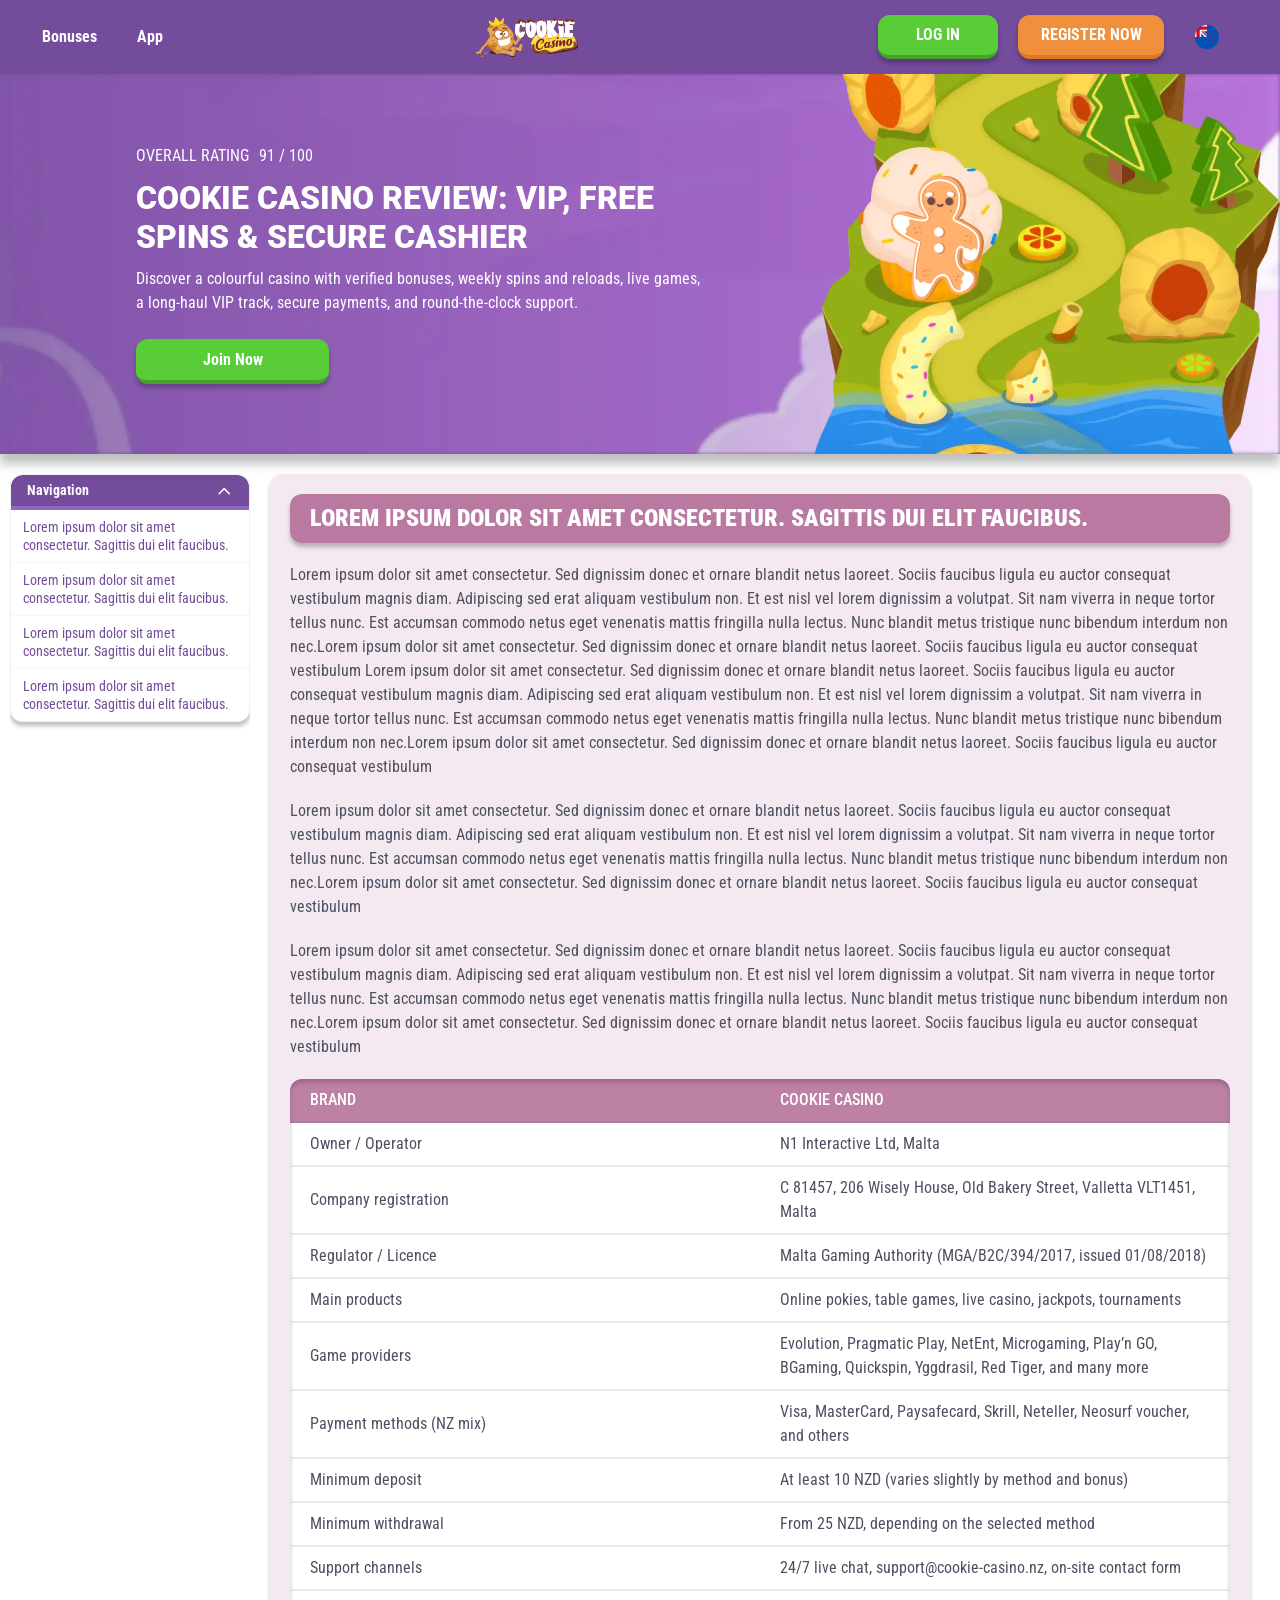
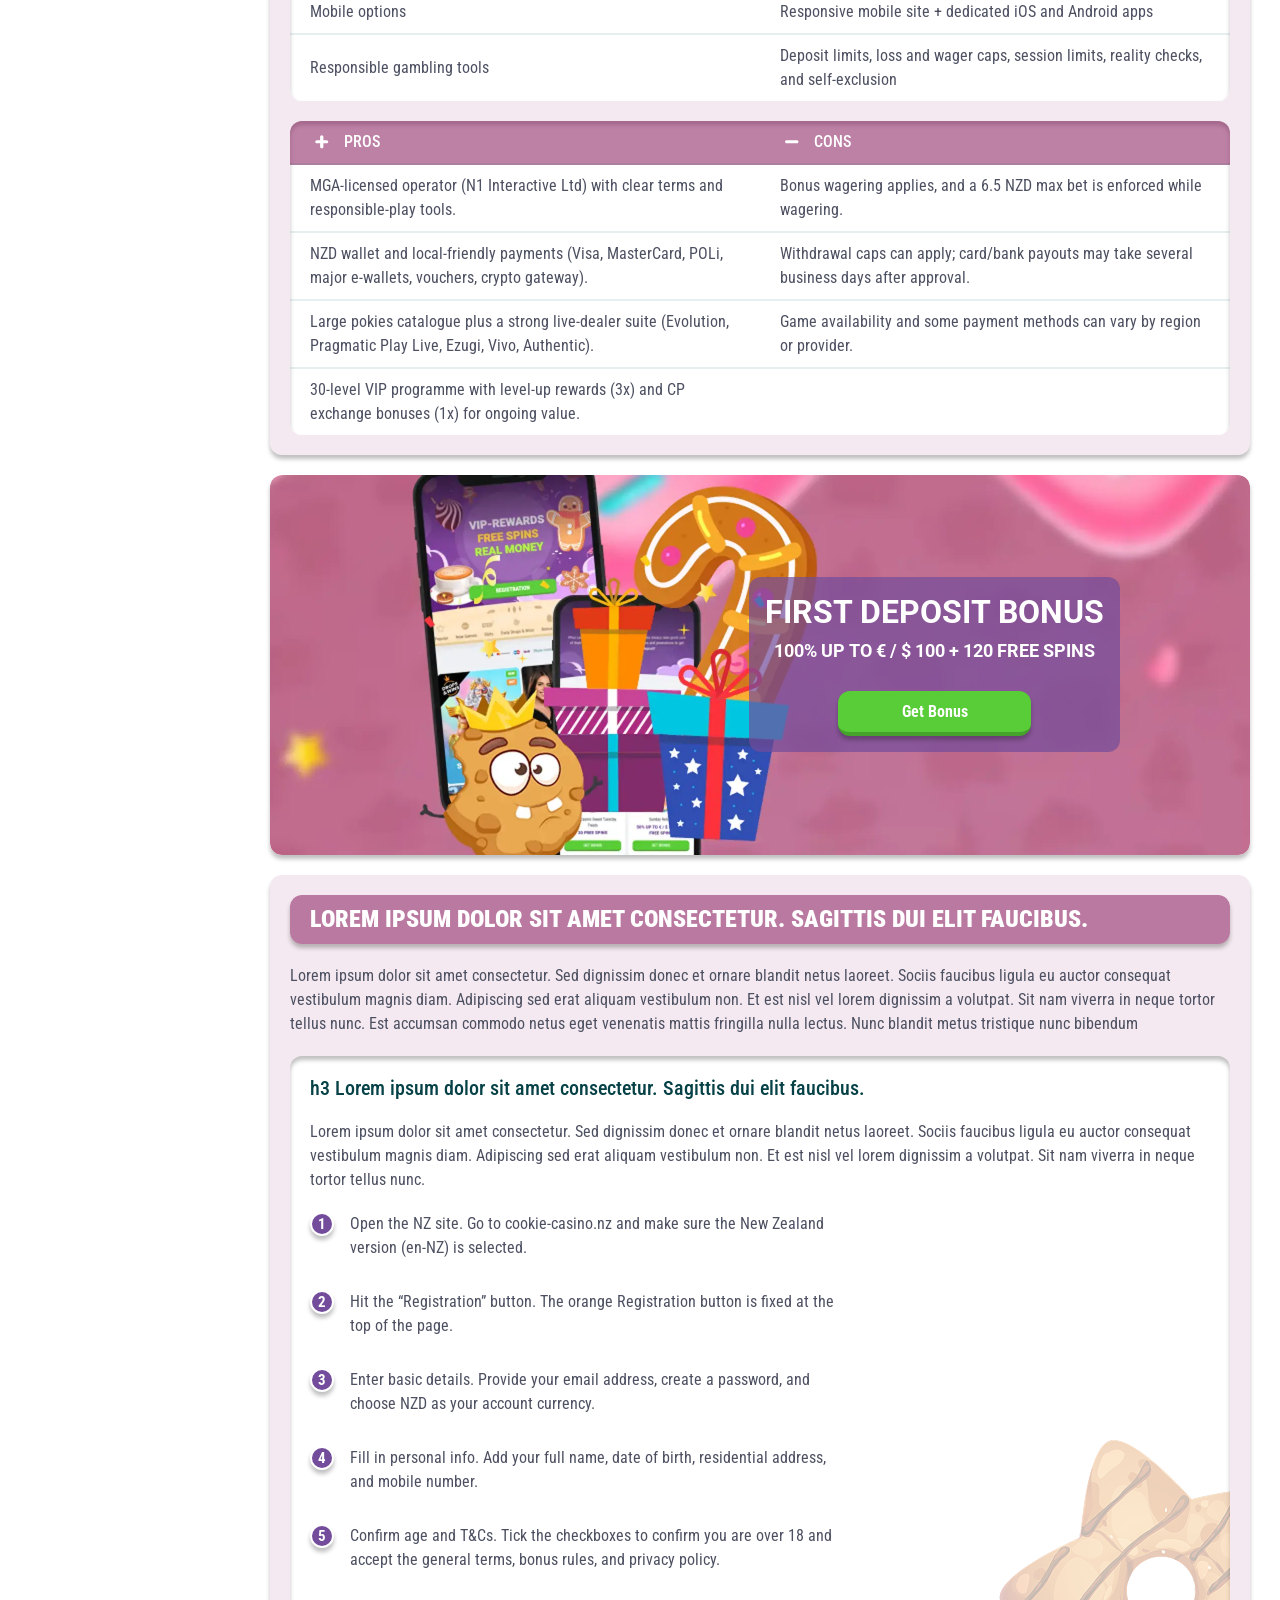
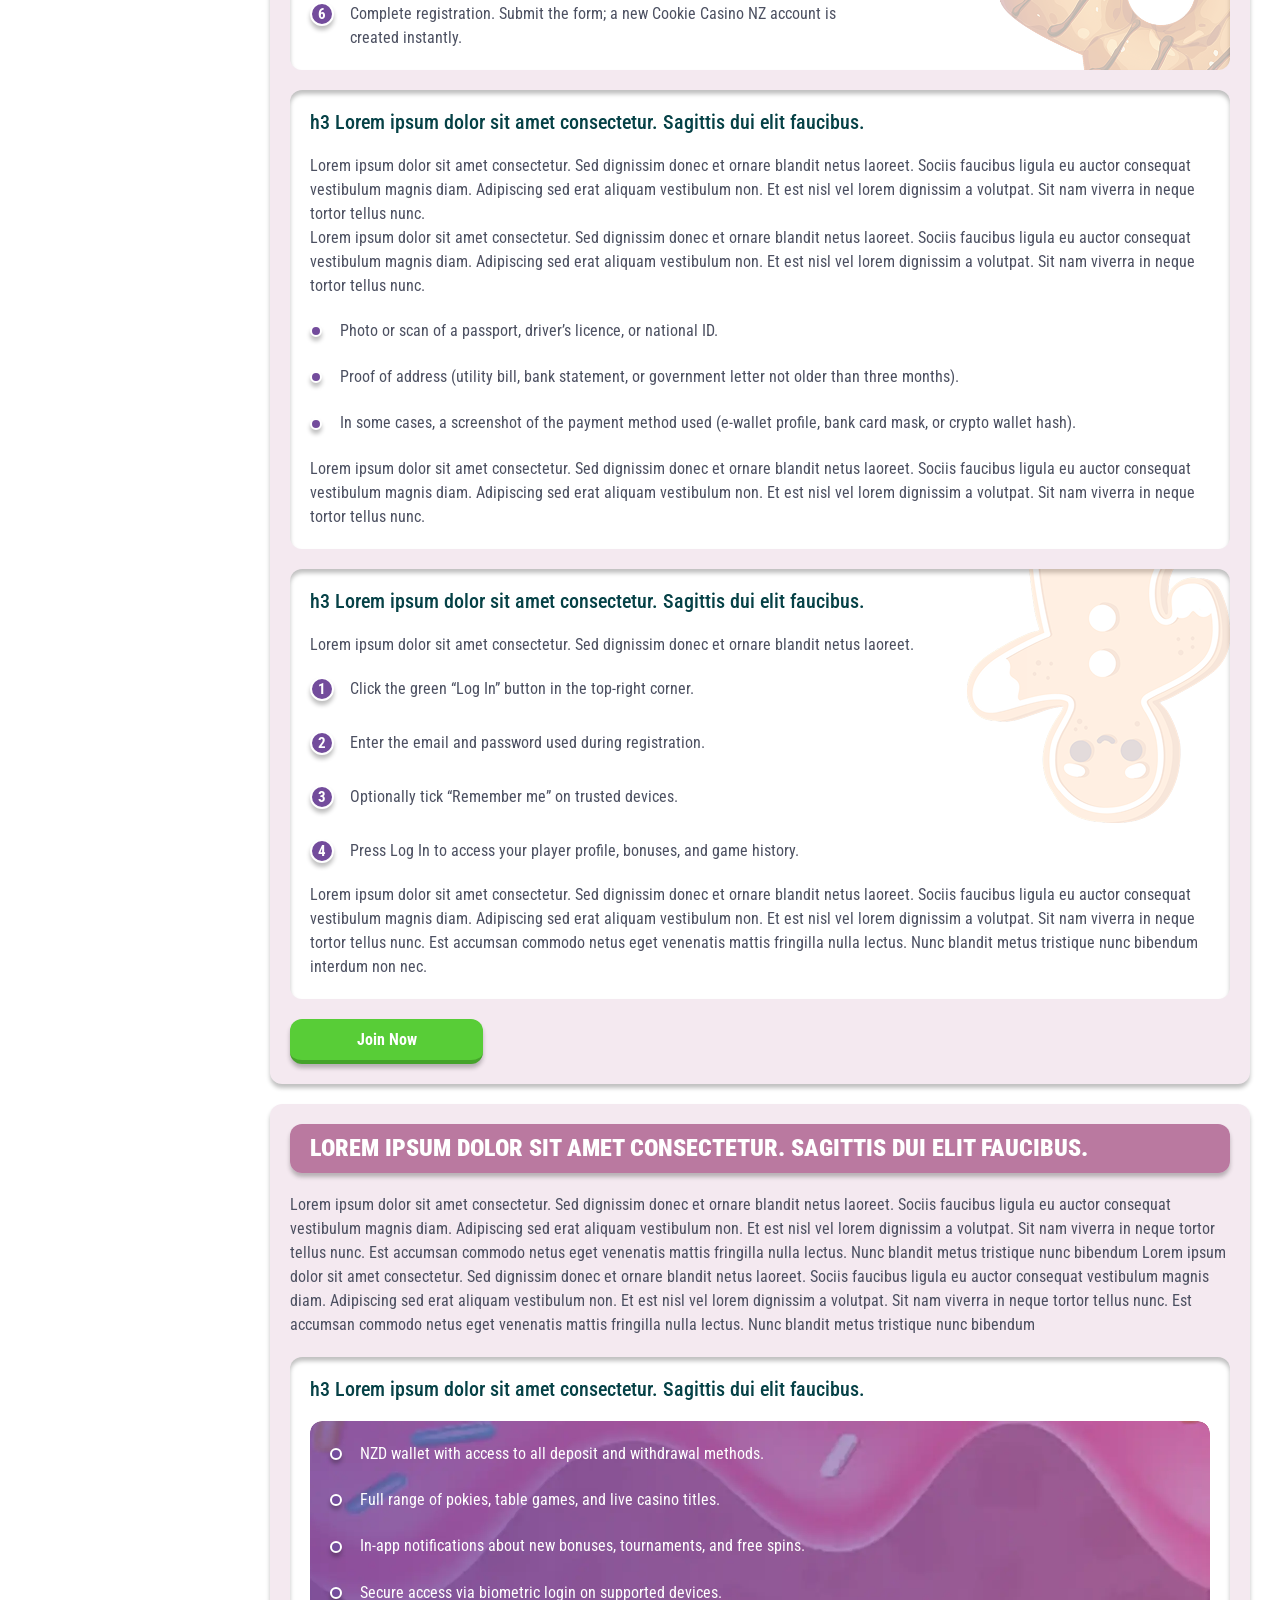
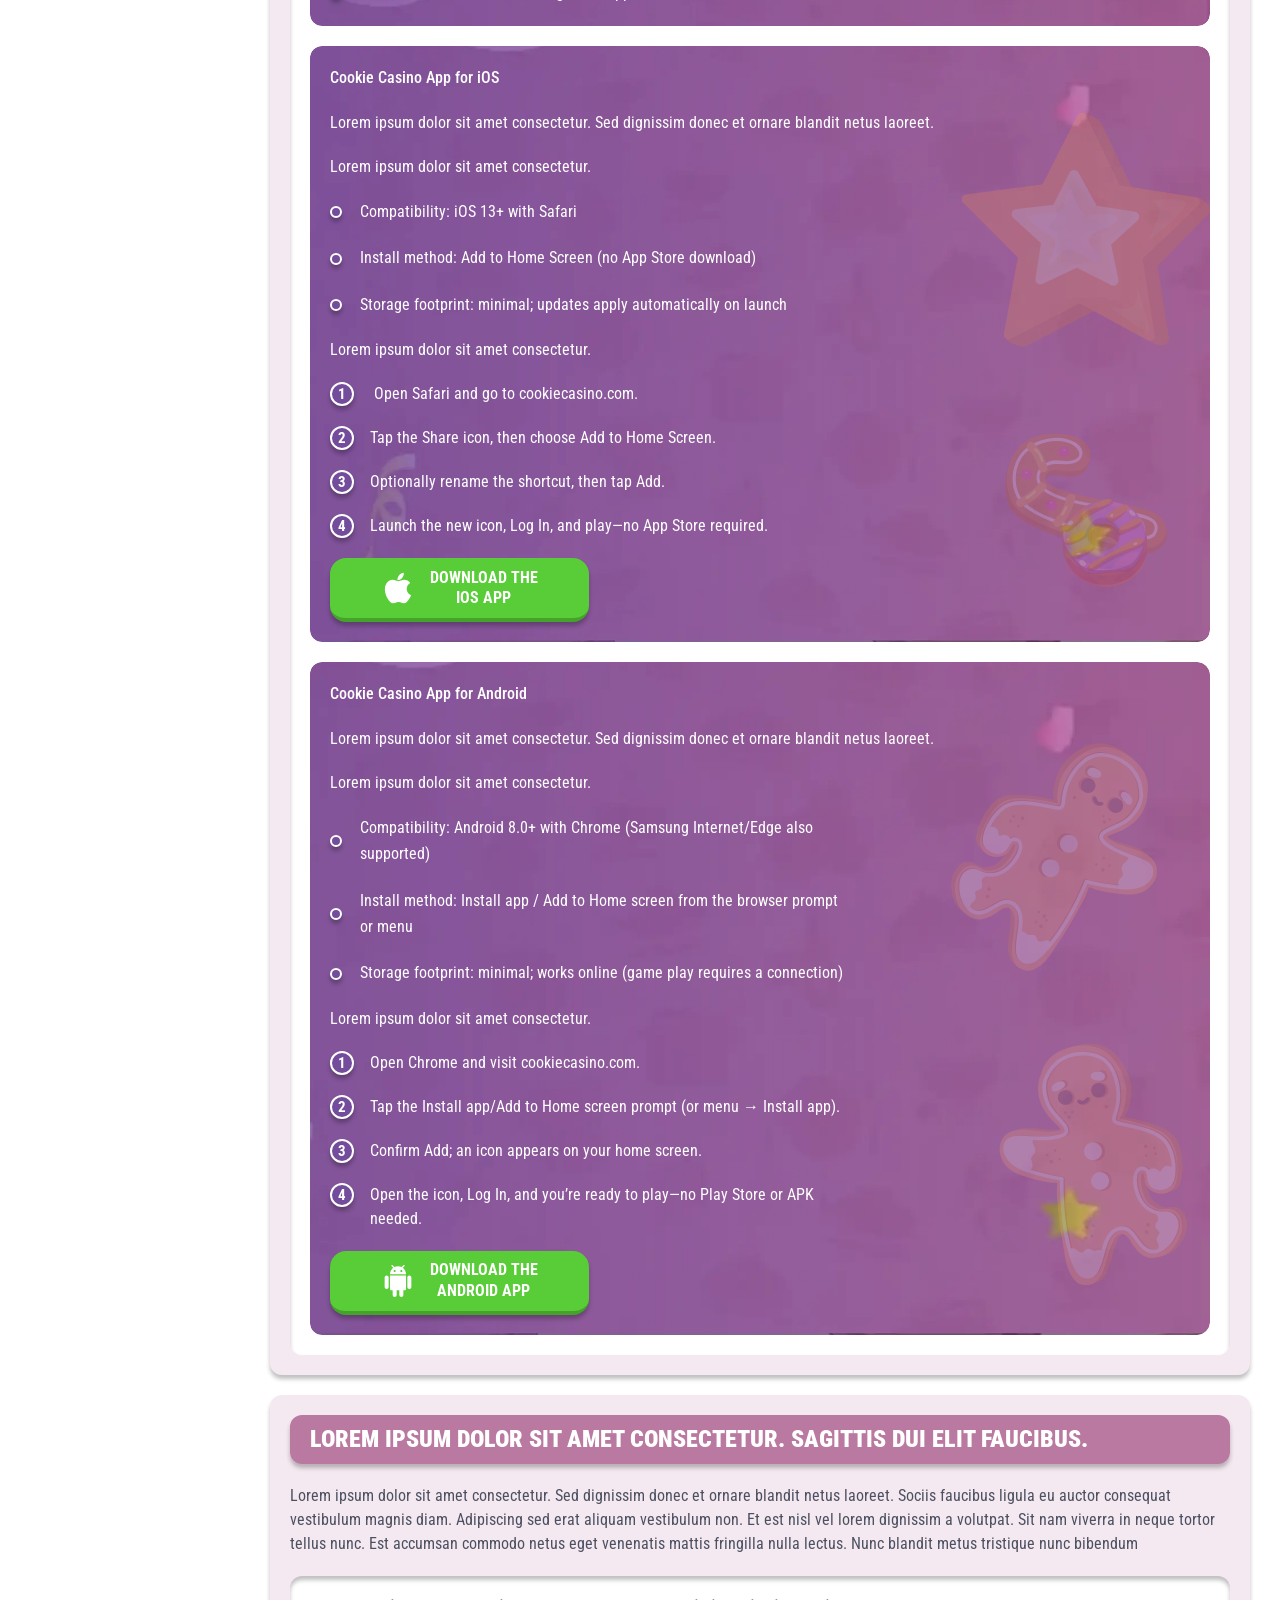
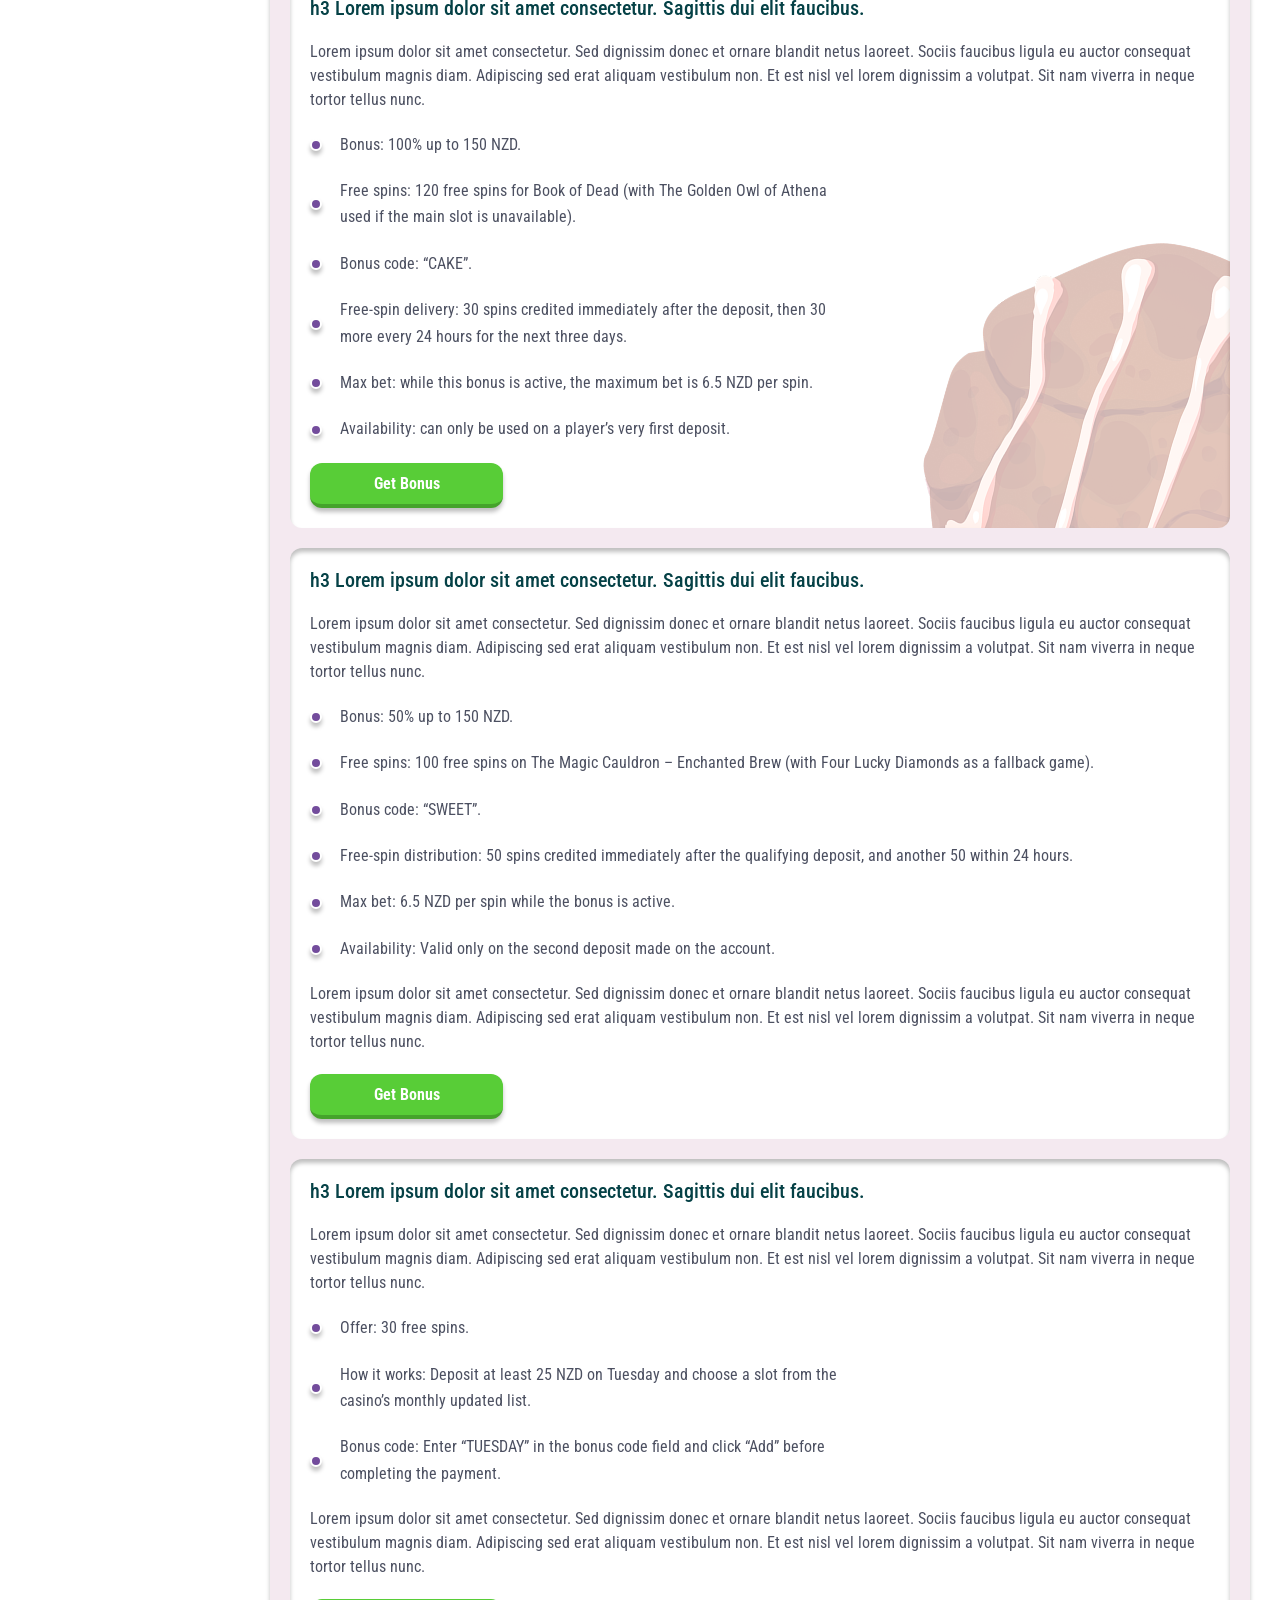
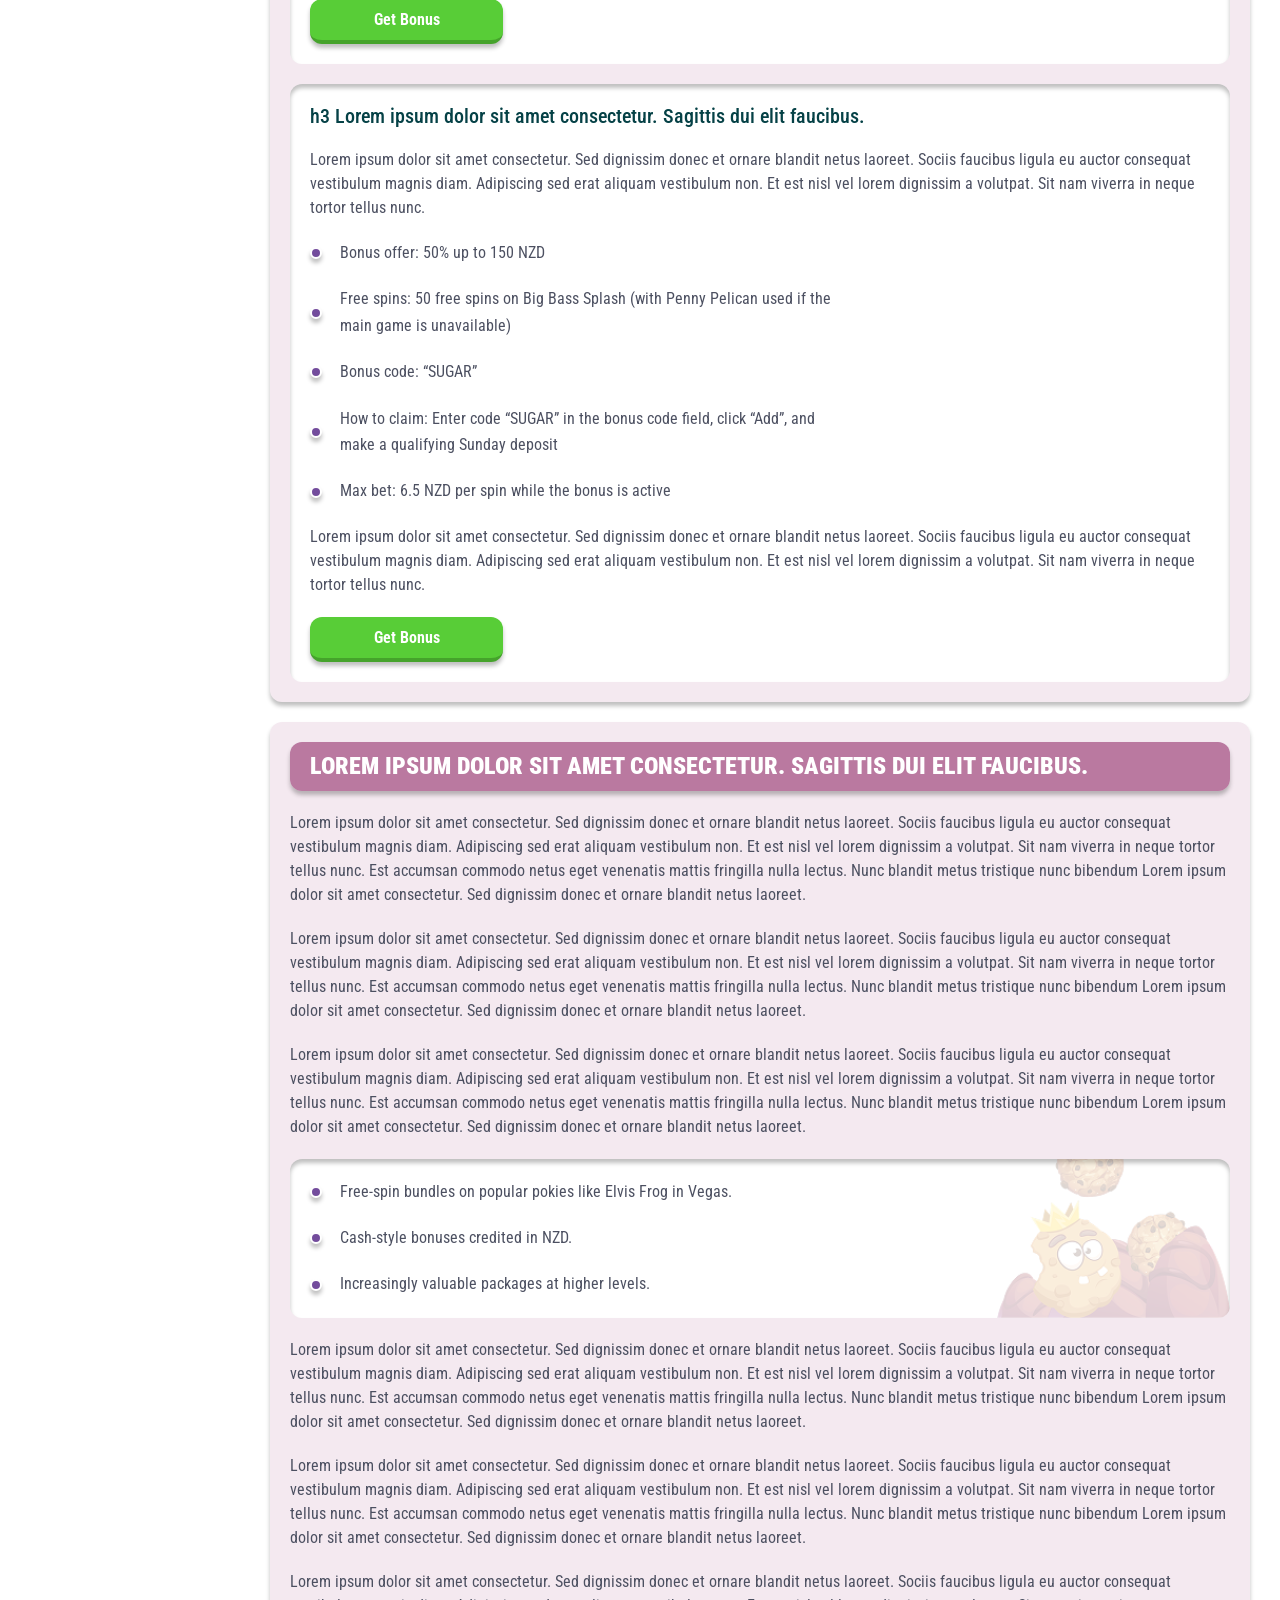
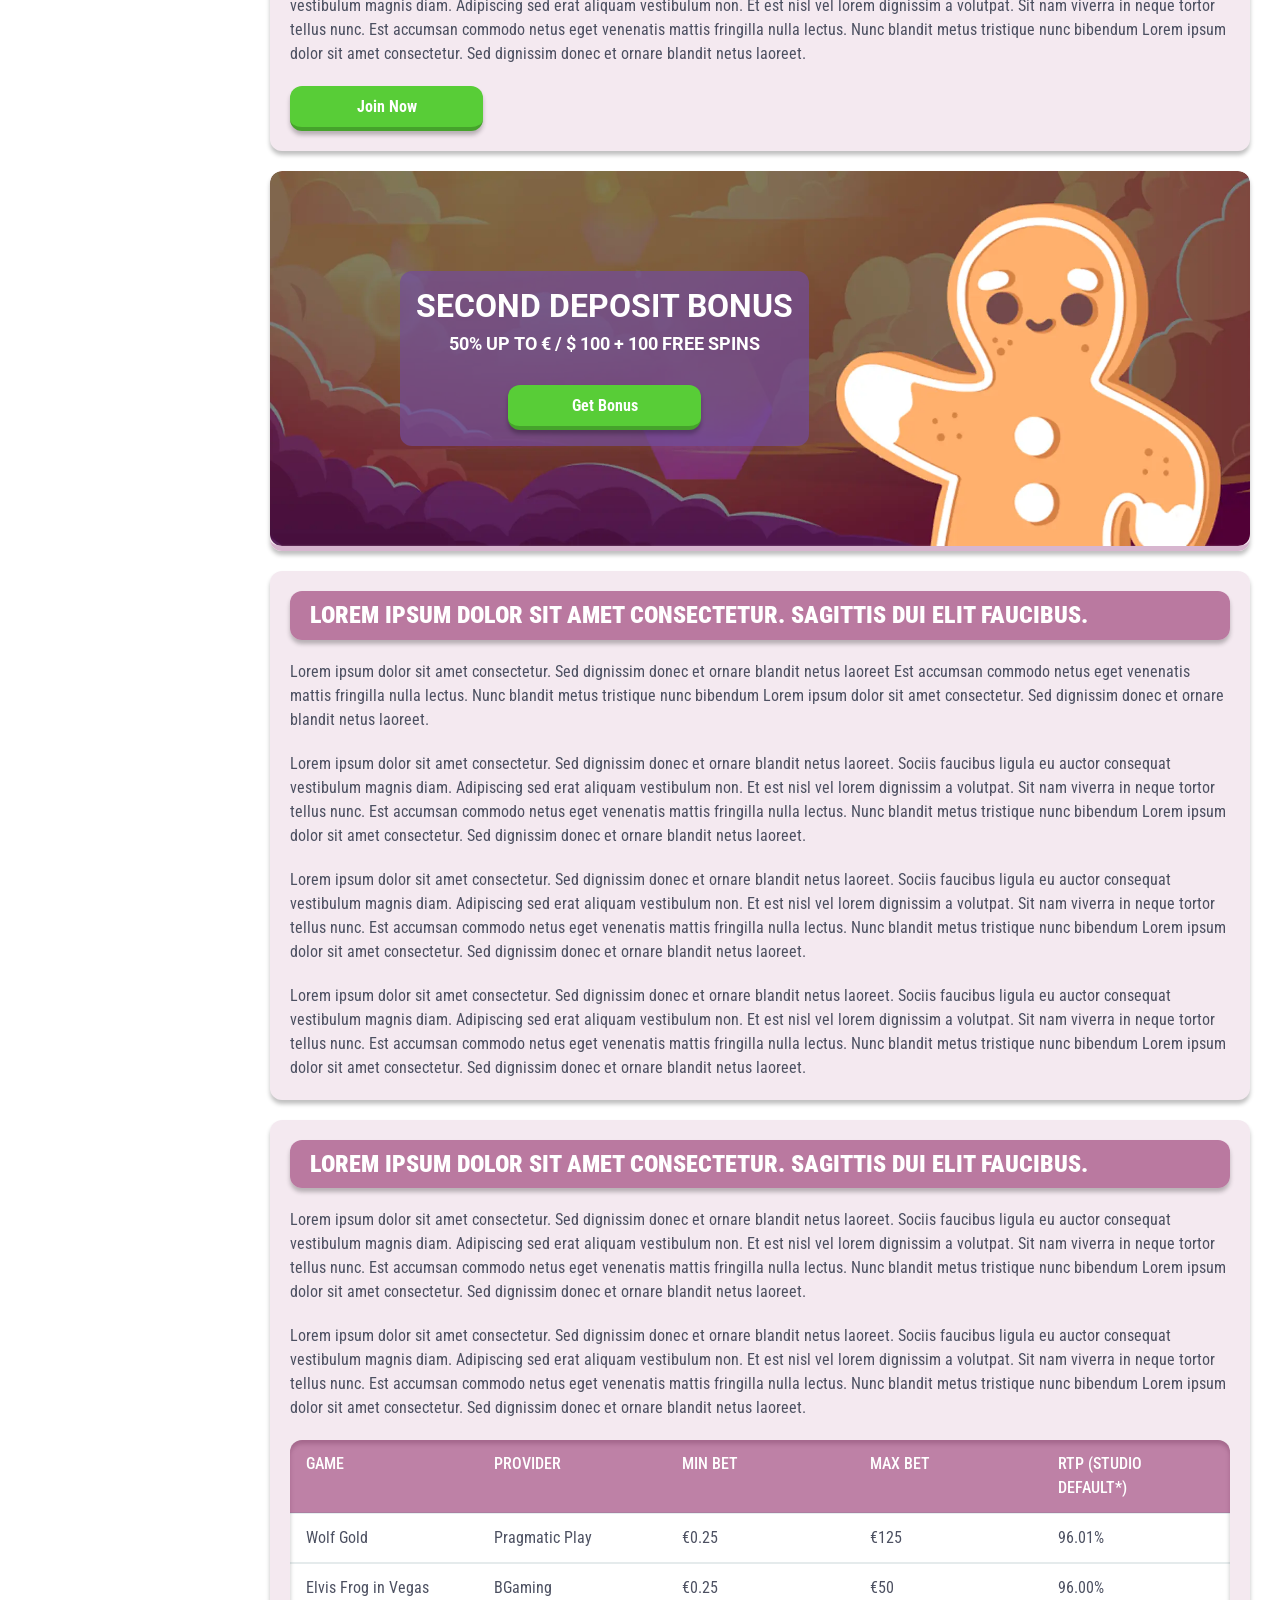
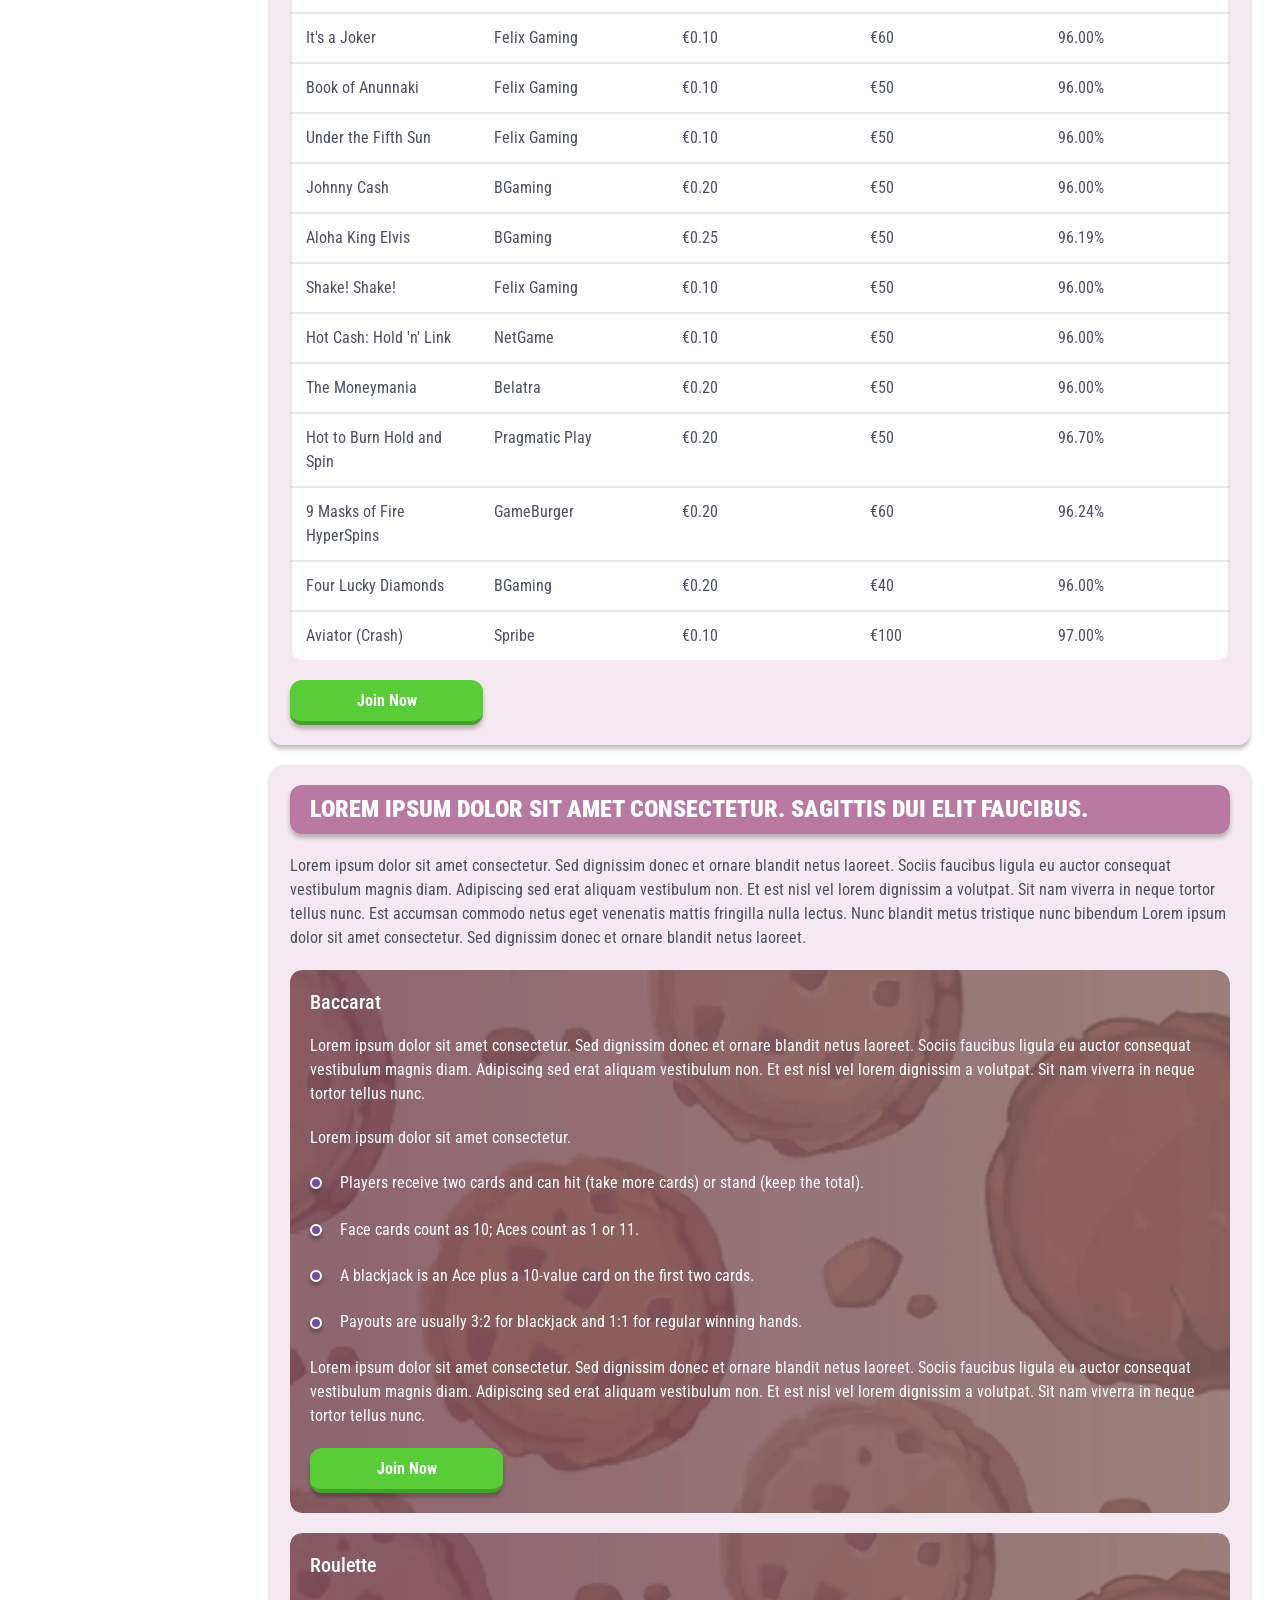
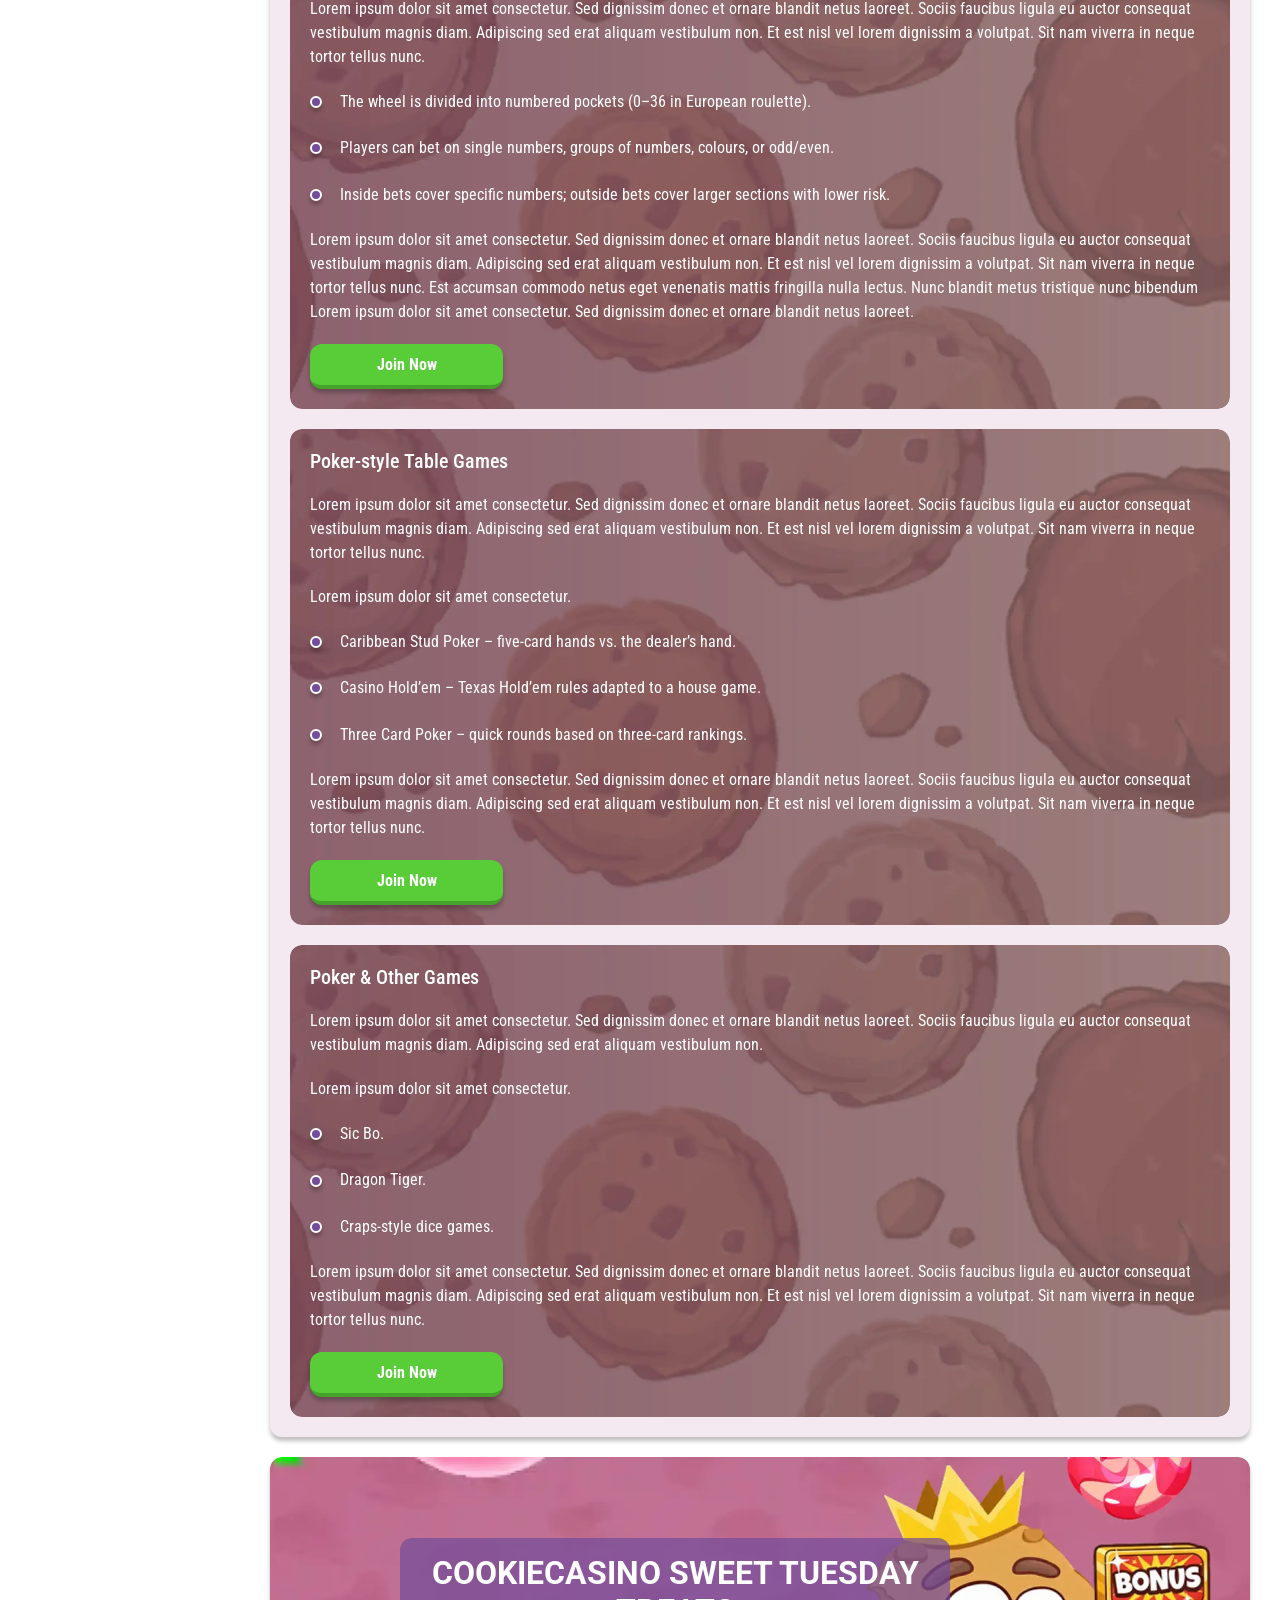
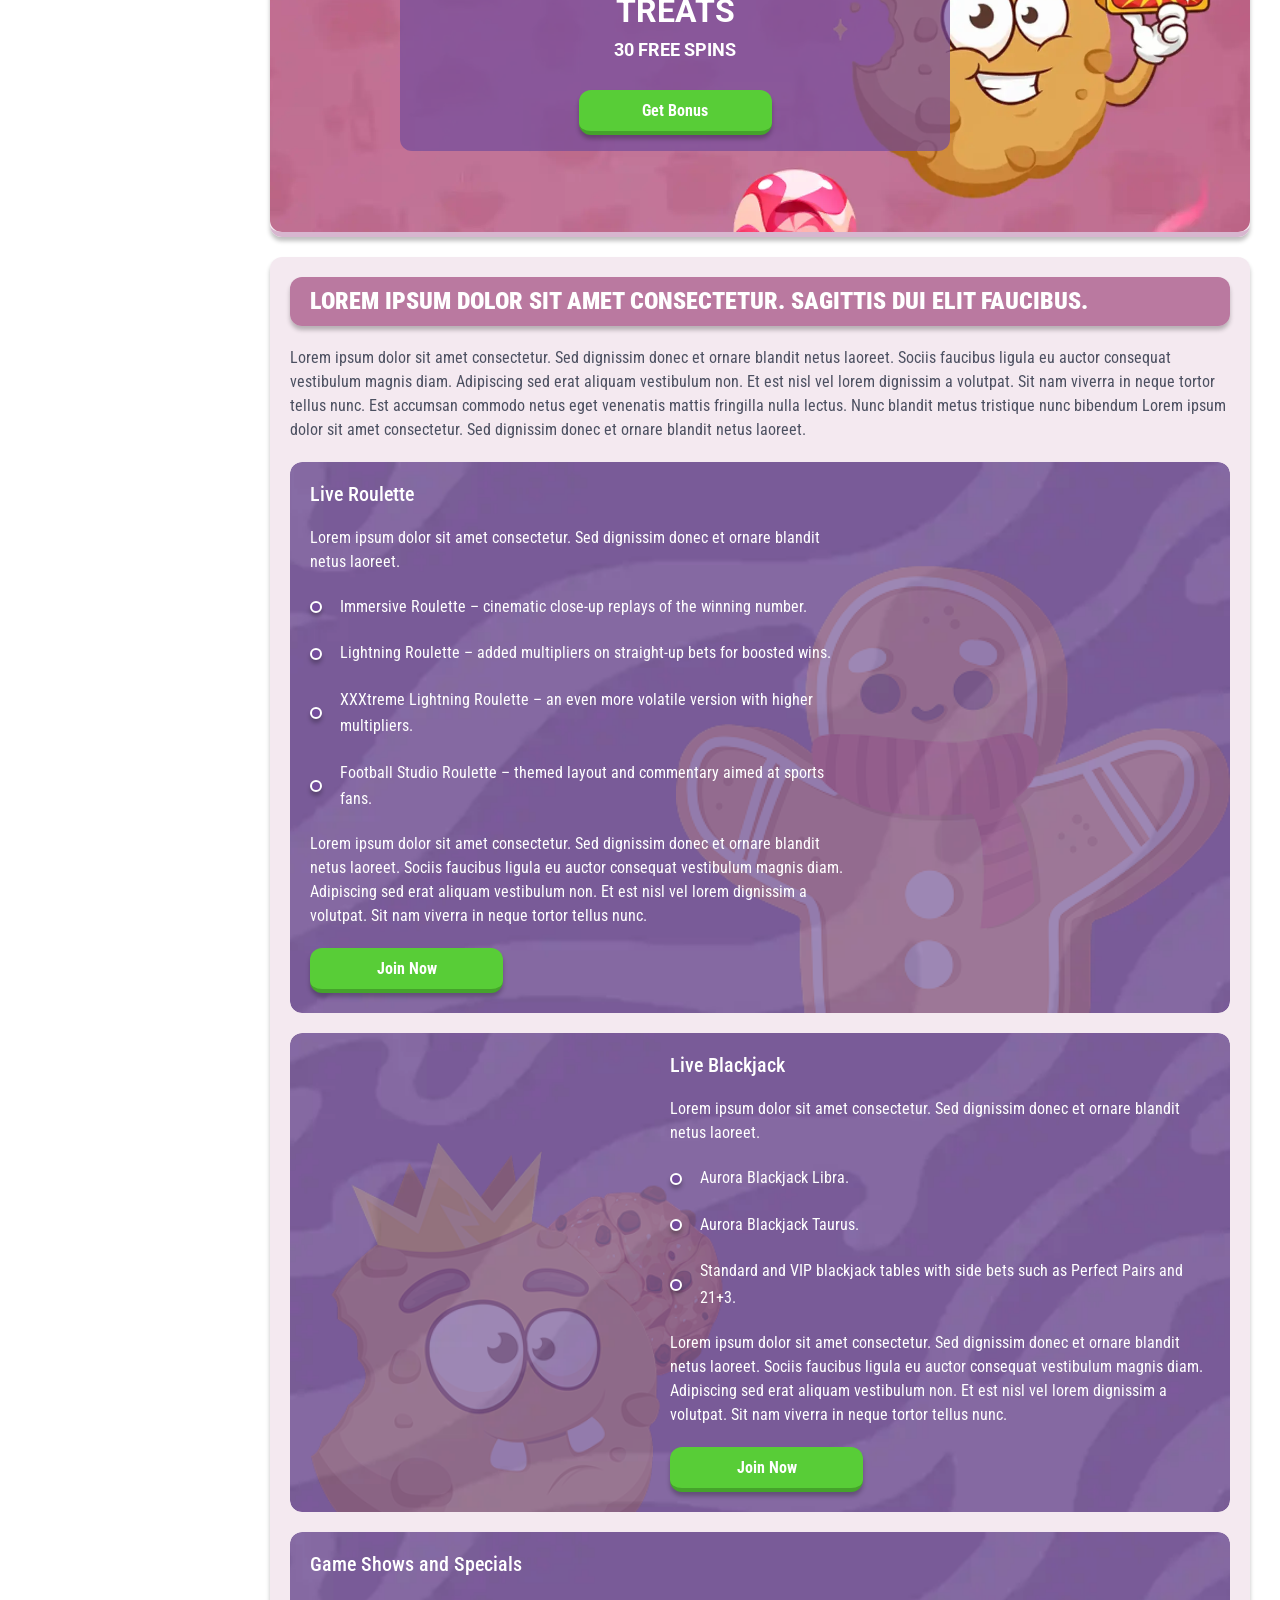
<file: index.html>
<!DOCTYPE html>
<html lang="en">
  <head>
    <meta charset="UTF-8" />

    <meta name="viewport" content="width=device-width, initial-scale=1.0" />
    <title>Cookie Casino Review: VIP, Free Spins & Secure Cashier 
</title>
    <meta name="description" content="Discover a colourful casino with verified bonuses, weekly spins and reloads, live games, a long-haul VIP track, secure payments, and round-the-clock support." />
    <meta property="og:site_name" content="CookieCasino" />
    <meta property="og:title" content="Cookie Casino Review: VIP, Free Spins & Secure Cashier " />
    <meta property="og:type" content="website" />
    <meta property="og:url" content="http://cookie-casino.nz/" />
    <meta property="og:image" content="og.png" />
    <meta property="og:image:alt" content="CookieCasino" />
    <meta property="og:locale" content="en_NZ" />
    <meta property="og:description" content="Discover a colourful casino with verified bonuses, weekly spins and reloads, live games, a long-haul VIP track, secure payments, and round-the-clock support." />
      <link rel="canonical" href="http://cookie-casino.nz/">
    <link rel="preconnect" href="https://fonts.googleapis.com" />
    <link rel="preconnect" href="https://fonts.gstatic.com" crossorigin />
   <link href="https://fonts.googleapis.com/css2?family=Roboto:ital,wght@0,100..900;1,100..900&family=Roboto+Condensed:ital,wght@0,100..900;1,100..900&display=swap" rel="stylesheet">

    <link rel="stylesheet" href="./css/reset.css" />
    <link rel="stylesheet" href="./css/main.css" />
    <link rel="stylesheet" href="./css/media.css" />
    <link rel="icon" href="./images/favicon.png" type="image/x-icon" />
    <script
      src="https://code.jquery.com/jquery-3.6.1.min.js"
      integrity="sha256-o88AwQnZB+VDvE9tvIXrMQaPlFFSUTR+nldQm1LuPXQ="
      crossorigin="anonymous"
    ></script>
  </head>
  <body>
    <header class="header">
      <section class="content header__content">
         <nav class="menu header__menu">
          <ul class="header__menu-list">
            <li>
              <a href="./bonus.html">
                <span>Bonuses</span>
              </a>
            </li>
            <li>
              <a href="./app.html">
                <span>App</span>
              </a>
            </li>
            
          </ul>
          <div class="header__button header__button-menu">
            <a href="#" class="button button__login-menu">Log In</a>
            <a href="#" class="button button__menu">Register now</a>
          </div>
        </nav>

        <a href="/" class="logo header__logo"
          ><img src="./images/header/logo.svg" alt="logo" title
        /></a>
        <button class="header__btn-menu">
          <svg
            width="16px"
            height="16px"
            viewBox="0 0 16 16"
            xmlns="http://www.w3.org/2000/svg"
          >
            <rect y="0" width="16" height="3" rx="1.5"></rect>
            <rect y="6.5" width="16" height="3" rx="1.5"></rect>
            <rect y="13" width="16" height="3" rx="1.5"></rect>
          </svg>
        </button>

       
        <a href="#" class="button button__login">Log In</a>
        <a href="#" class="button button__singup">Register now</a>
          <div class="header__language">
                <div class="header__flag-wrap">
                  <a class="header__country" href="#">
                    <span><img src="./images/flag.png" alt=" Flag" title /></span>
                      
                  </a>
                </div>
                <!-- <div class="header__flag-menu">
                  <ul>
                    
                    <li>
                      <a href="#" class="header__flag-link">
                        <span>
                          <img src="./images/flag-at.png" alt="flag" title />
                        </span>
                        <span>at</span>
                      </a>
                    </li>
                    <li>
                      <a href="#" class="header__flag-link">
                        <span>
                          <img src="./images/flag-de.png" alt="flag" title />
                        </span>
                        <span>de</span>
                      </a>
                    </li>
                     <li>
                      <a href="#" class="header__flag-link">
                        <span>
                          <img src="./images/flag-ca.png" alt="flag" title />
                        </span>
                        <span>ca</span>
                      </a>
                    </li>
                    <li>
                      <a href="#" class="header__flag-link">
                        <span>
                          <img src="./images/flag-ch.png" alt="flag" title />
                        </span>
                        <span>ch</span>
                      </a>
                    </li>
                     <li>
                      <a href="#" class="header__flag-link">
                        <span>
                          <img src="./images/flag-nz.png" alt="flag" title />
                        </span>
                        <span>nz</span>
                      </a>
                    </li>
                    
                     
                  </ul>
                </div> -->
              </div>  
      </section>
    </header>
    <main class="main home main-page">
       <section class=" hero hero__page">
            <div class="background">
              <img src="./images/main/bg-main.webp" alt="hero" title />
             <div class="background__decor">
              <img src="./images/main/decor-bg-main.png" alt="hero" title />
             
            </div>
            </div>
            
            <div class="hero__wrapper">
             
              <div class="hero__data">
                 
                <div class="hero__rating">
                  <p>Overall Rating</p>

                  <span>
                    <span>91</span>
                    <span>/</span>
                    <span>100</span>
                  </span>
                </div>
                <h1 class="title general hero__title">
                Cookie Casino Review: VIP, Free Spins & Secure Cashier
                </h1>
<p class="hero__text">Discover a colourful casino with verified bonuses, weekly spins and reloads, live games, a long-haul VIP track, secure payments, and round-the-clock support.</p>
                <a href="#" class="button hero__button">Join Now</a>
              </div>
            </div>
          </section>
      <section class="main__wrap main__wrap-page">
        <aside class="sidebar sidebar-left">
        

          <div class="sidebar-left__review">
            <div class="menu__review-desk">Navigation</div>
            <ul class="menu__review">
              <li><a href="#">Lorem ipsum dolor sit amet consectetur. Sagittis dui elit faucibus.</a></li>
              <li><a href="#">Lorem ipsum dolor sit amet consectetur. Sagittis dui elit faucibus.</a></li>
              <li><a href="#">Lorem ipsum dolor sit amet consectetur. Sagittis dui elit faucibus.</a></li>
                <li><a href="#">Lorem ipsum dolor sit amet consectetur. Sagittis dui elit faucibus.</a></li>
             
            </ul>
          </div>
        </aside>
        <section class="content__wrapper content__wrapper-page content__wrapper-main">
         
          <section class="content menu-review__content">
            <div class="menu__review-desk menu__review-content">
            Navigation
            </div>
            <ul class="menu__review menu__review-list">
                <li><a href="#">Lorem ipsum dolor sit amet consectetur. Sagittis dui elit faucibus.</a></li>
              <li><a href="#">Lorem ipsum dolor sit amet consectetur. Sagittis dui elit faucibus.</a></li>
              <li><a href="#">Lorem ipsum dolor sit amet consectetur. Sagittis dui elit faucibus.</a></li>
                <li><a href="#">Lorem ipsum dolor sit amet consectetur. Sagittis dui elit faucibus.</a></li>
            </ul>
          </section>
          <section class="content article">
              <h2 class="title high article__title">Lorem ipsum dolor sit amet consectetur. Sagittis dui elit faucibus.</h2>
           <p>Lorem ipsum dolor sit amet consectetur. Sed dignissim donec et ornare blandit netus laoreet. Sociis faucibus ligula eu auctor consequat vestibulum magnis diam. Adipiscing sed erat aliquam vestibulum non. Et est nisl vel lorem dignissim a volutpat. Sit nam viverra in neque tortor tellus nunc. Est accumsan commodo netus eget venenatis mattis fringilla nulla lectus. Nunc blandit metus tristique nunc bibendum interdum non nec.Lorem ipsum dolor sit amet consectetur. Sed dignissim donec et ornare blandit netus laoreet. Sociis faucibus ligula eu auctor consequat vestibulum  Lorem ipsum dolor sit amet consectetur. Sed dignissim donec et ornare blandit netus laoreet. Sociis faucibus ligula eu auctor consequat vestibulum magnis diam. Adipiscing sed erat aliquam vestibulum non. Et est nisl vel lorem dignissim a volutpat. Sit nam viverra in neque tortor tellus nunc. Est accumsan commodo netus eget venenatis mattis fringilla nulla lectus. Nunc blandit metus tristique nunc bibendum interdum non nec.Lorem ipsum dolor sit amet consectetur. Sed dignissim donec et ornare blandit netus laoreet. Sociis faucibus ligula eu auctor consequat vestibulum   
           </p>
           <p>Lorem ipsum dolor sit amet consectetur. Sed dignissim donec et ornare blandit netus laoreet. Sociis faucibus ligula eu auctor consequat vestibulum magnis diam. Adipiscing sed erat aliquam vestibulum non. Et est nisl vel lorem dignissim a volutpat. Sit nam viverra in neque tortor tellus nunc. Est accumsan commodo netus eget venenatis mattis fringilla nulla lectus. Nunc blandit metus tristique nunc bibendum interdum non nec.Lorem ipsum dolor sit amet consectetur. Sed dignissim donec et ornare blandit netus laoreet. Sociis faucibus ligula eu auctor consequat vestibulum  
            
           </p>
           <p>Lorem ipsum dolor sit amet consectetur. Sed dignissim donec et ornare blandit netus laoreet. Sociis faucibus ligula eu auctor consequat vestibulum magnis diam. Adipiscing sed erat aliquam vestibulum non. Et est nisl vel lorem dignissim a volutpat. Sit nam viverra in neque tortor tellus nunc. Est accumsan commodo netus eget venenatis mattis fringilla nulla lectus. Nunc blandit metus tristique nunc bibendum interdum non nec.Lorem ipsum dolor sit amet consectetur. Sed dignissim donec et ornare blandit netus laoreet. Sociis faucibus ligula eu auctor consequat vestibulum  
            
           </p>
            <div class="features__list features__table">
              <table>
                <thead>
                  <tr>
                    <th>Brand</th>
                    <th>Cookie Casino</th>
                  </tr>
                </thead>
                <tbody>
               
                <tr>
                  <td>Owner / Operator</td>
                  <td>N1 Interactive Ltd, Malta</td>
                </tr>
              
               <tr>
                <td>Company registration</td>
                <td>C 81457, 206 Wisely House, Old Bakery Street, Valletta VLT1451, Malta</td>
               </tr>
               <tr>
                <td>Regulator / Licence</td>
                <td>Malta Gaming Authority (MGA/B2C/394/2017, issued 01/08/2018)</td>
               </tr>
               <tr>
                <td>Main products</td>
                <td>Online pokies, table games, live casino, jackpots, tournaments</td>
               </tr>
               <tr>
                <td>Game providers</td>
                <td>Evolution, Pragmatic Play, NetEnt, Microgaming, Play’n GO, BGaming, Quickspin, Yggdrasil, Red Tiger, and many more</td>
               </tr>
               <tr>
                <td>Payment methods (NZ mix)</td>
                <td>Visa, MasterCard, Paysafecard, Skrill, Neteller, Neosurf voucher, and others</td>
               </tr>
               <tr>
                <td>Minimum deposit</td>
                <td>At least 10 NZD (varies slightly by method and bonus)</td>
               </tr>
               <tr>
                <td>Minimum withdrawal</td>
                <td>From 25 NZD, depending on the selected method</td>
               </tr>
               <tr>
                <td>Support channels</td>
                <td>24/7 live chat, support@cookie-casino.nz, on‑site contact form</td>
               </tr>
               <tr>
                <td>Mobile options</td>
                <td>Responsive mobile site + dedicated iOS and Android apps</td>
               </tr>
               <tr>
                <td>Responsible gambling tools</td>
                <td>Deposit limits, loss and wager caps, session limits, reality checks, and self‑exclusion</td>
               </tr>
                
                </tbody>
              </table>
            </div>
             <div class="features__list features__table features__tables">
              <table>
                <thead>
                  <tr>
                    <th><img src="./images/main/features-plus.svg" alt="icon" title>Pros</th>
                    <th><img src="./images/main/features-minus.svg" alt="icon" title>Cons</th>
                  </tr>
                </thead>
                <tbody>
                 <tr>
                  <td>MGA‑licensed operator (N1 Interactive Ltd) with clear terms and responsible‑play tools.</td>
                  <td>Bonus wagering applies, and a 6.5 NZD max bet is enforced while wagering.</td>
                 </tr>
                 <tr>
                  <td>NZD wallet and local‑friendly payments (Visa, MasterCard, POLi, major e‑wallets, vouchers, crypto gateway).</td>
                  <td>Withdrawal caps can apply; card/bank payouts may take several business days after approval.</td>
                 </tr>
                 <tr>
                  <td>Large pokies catalogue plus a strong live‑dealer suite (Evolution, Pragmatic Play Live, Ezugi, Vivo, Authentic).</td>
                  <td>Game availability and some payment methods can vary by region or provider.</td>
                 </tr>
                 <tr>
                  <td>30‑level VIP programme with level‑up rewards (3x) and CP exchange bonuses (1x) for ongoing value.</td>
                  <td></td>
                 </tr>
                               
                </tbody>
              </table>
            </div>
                <div class="features__content">
              <div class="content__wrapp">
                <div class="features__list features__list-pre">
                  <h3><img src="./images/main/features-plus.svg" alt="icon" title>Pros

</h3>
                <ul >
                <li>MGA‑licensed operator (N1 Interactive Ltd) with clear terms and responsible‑play tools.</li>
                <li>NZD wallet and local‑friendly payments (Visa, MasterCard, POLi, major e‑wallets, vouchers, crypto gateway).</li>
                <li>Large pokies catalogue plus a strong live‑dealer suite (Evolution, Pragmatic Play Live, Ezugi, Vivo, Authentic).</li>
                <li>30‑level VIP programme with level‑up rewards (3x) and CP exchange bonuses (1x) for ongoing value.</li>    </ul>
                </div>
               <div class="features__list features__item">
                 <h3><img src="./images/main/features-minus.svg" alt="icon" title>Cons

</h3>
                <ul >
                  <li>Bonus wagering applies, and a 6.5 NZD max bet is enforced while wagering.</li>
                  <li>Withdrawal caps can apply; card/bank payouts may take several business days after approval.</li>
                  <li>Game availability and some payment methods can vary by region or provider.</li>
                   </ul>
               </div>
              </div>
            </div>
          </section>
         <section class="content banner banner__main">
            <div class="background banner__background">
              <img src="./images/main/banner-main1.webp" alt="banner" title />
              
            </div>
            <div class="banner__info">
              <h2 class="title high banner__title-main">
    First Deposit Bonus
              </h2>
<p class="banner__subtitle"> 100% up to € / $ 100 + 120 Free Spins</p>
              <a href="#" class="button banner__button">Get Bonus</a>
              
            </div>
          </section>
          <section class="content article">
            <h2 class="title high article__title">Lorem ipsum dolor sit amet consectetur. Sagittis dui elit faucibus.</h2>
<p>Lorem ipsum dolor sit amet consectetur. Sed dignissim donec et ornare blandit netus laoreet. Sociis faucibus ligula eu auctor consequat vestibulum magnis diam. Adipiscing sed erat aliquam vestibulum non. Et est nisl vel lorem dignissim a volutpat. Sit nam viverra in neque tortor tellus nunc. Est accumsan commodo netus eget venenatis mattis fringilla nulla lectus. Nunc blandit metus tristique nunc bibendum </p>
         <div class="article__download">
          <h3>h3 Lorem ipsum dolor sit amet consectetur. Sagittis dui elit faucibus.</h3>
          <p>Lorem ipsum dolor sit amet consectetur. Sed dignissim donec et ornare blandit netus laoreet. Sociis faucibus ligula eu auctor consequat vestibulum magnis diam. Adipiscing sed erat aliquam vestibulum non. Et est nisl vel lorem dignissim a volutpat. Sit nam viverra in neque tortor tellus nunc. </p>
           <ol class="list list__article">
           
            <li>Open the NZ site. Go to cookie-casino.nz and make sure the New Zealand version (en‑NZ) is selected.</li>
            <li>Hit the “Registration” button. The orange Registration button is fixed at the top of the page.</li>
            <li>Enter basic details. Provide your email address, create a password, and choose NZD as your account currency.</li>
            <li>Fill in personal info. Add your full name, date of birth, residential address, and mobile number.</li>
            <li>Confirm age and T&Cs. Tick the checkboxes to confirm you are over 18 and accept the general terms, bonus rules, and privacy policy.</li>
            <li>Complete registration. Submit the form; a new Cookie Casino NZ account is created instantly.</li>
           </ol>
             <div class="decor__background decor-main">
                <img src="./images/main/decor-main1.png" alt="banner" title />
                </div>

         </div>
          <div class="article__download">
          <h3>h3 Lorem ipsum dolor sit amet consectetur. Sagittis dui elit faucibus.</h3>
          <p>Lorem ipsum dolor sit amet consectetur. Sed dignissim donec et ornare blandit netus laoreet. Sociis faucibus ligula eu auctor consequat vestibulum magnis diam. Adipiscing sed erat aliquam vestibulum non. Et est nisl vel lorem dignissim a volutpat. Sit nam viverra in neque tortor tellus nunc. </p>
           Lorem ipsum dolor sit amet consectetur. Sed dignissim donec et ornare blandit netus laoreet. Sociis faucibus ligula eu auctor consequat vestibulum magnis diam. Adipiscing sed erat aliquam vestibulum non. Et est nisl vel lorem dignissim a volutpat. Sit nam viverra in neque tortor tellus nunc. 
          <ul class="">
           
            <li>Photo or scan of a passport, driver’s licence, or national ID.</li>
            <li>Proof of address (utility bill, bank statement, or government letter not older than three months).</li>
            <li>In some cases, a screenshot of the payment method used (e‑wallet profile, bank card mask, or crypto wallet hash).</li>
           
           </ul>
             <p>Lorem ipsum dolor sit amet consectetur. Sed dignissim donec et ornare blandit netus laoreet. Sociis faucibus ligula eu auctor consequat vestibulum magnis diam. Adipiscing sed erat aliquam vestibulum non. Et est nisl vel lorem dignissim a volutpat. Sit nam viverra in neque tortor tellus nunc. </p>
         </div>
          <div class="article__download">
          <h3>h3 Lorem ipsum dolor sit amet consectetur. Sagittis dui elit faucibus.</h3>
          <p>Lorem ipsum dolor sit amet consectetur. Sed dignissim donec et ornare blandit netus laoreet. </p>
           <ol class="list list__article">
           
            <li>Click the green “Log In” button in the top‑right corner.</li>
            <li>Enter the email and password used during registration.</li>
            <li>Optionally tick “Remember me” on trusted devices.</li>
            <li>Press Log In to access your player profile, bonuses, and game history.</li>

           </ol>
           <p>Lorem ipsum dolor sit amet consectetur. Sed dignissim donec et ornare blandit netus laoreet. Sociis faucibus ligula eu auctor consequat vestibulum magnis diam. Adipiscing sed erat aliquam vestibulum non. Et est nisl vel lorem dignissim a volutpat. Sit nam viverra in neque tortor tellus nunc. Est accumsan commodo netus eget venenatis mattis fringilla nulla lectus. Nunc blandit metus tristique nunc bibendum interdum non nec.</p>
             <div class="decor__background decor-main4">
                <img src="./images/main/decor-main2.png" alt="banner" title />
                </div>

         </div>
        <a href="#" class="button">Join Now</a>
        </section>
        <section class="content article">
            <h2 class="title high article__title">Lorem ipsum dolor sit amet consectetur. Sagittis dui elit faucibus.</h2>
<p>Lorem ipsum dolor sit amet consectetur. Sed dignissim donec et ornare blandit netus laoreet. Sociis faucibus ligula eu auctor consequat vestibulum magnis diam. Adipiscing sed erat aliquam vestibulum non. Et est nisl vel lorem dignissim a volutpat. Sit nam viverra in neque tortor tellus nunc. Est accumsan commodo netus eget venenatis mattis fringilla nulla lectus. Nunc blandit metus tristique nunc bibendum Lorem ipsum dolor sit amet consectetur. Sed dignissim donec et ornare blandit netus laoreet. Sociis faucibus ligula eu auctor consequat vestibulum magnis diam. Adipiscing sed erat aliquam vestibulum non. Et est nisl vel lorem dignissim a volutpat. Sit nam viverra in neque tortor tellus nunc. Est accumsan commodo netus eget venenatis mattis fringilla nulla lectus. Nunc blandit metus tristique nunc bibendum </p>
          <div class="article__download">
            <h3>h3 Lorem ipsum dolor sit amet consectetur. Sagittis dui elit faucibus.</h3>
              <div class="image ">
             <div class="background ">
                <img src="./images/main/main-img1.webp" alt="banner" title />
                </div>

              <ul class="">
                <li>NZD wallet with access to all deposit and withdrawal methods.</li>
                <li>Full range of pokies, table games, and live casino titles.</li>
                <li>In-app notifications about new bonuses, tournaments, and free spins.</li>
                <li>Secure access via biometric login on supported devices.</li>
              </ul>
            </div>
              <div class="image ">
             <div class="background ">
                <img src="./images/main/main-img2.webp" alt="banner" title />
                </div>
<h4>Cookie Casino App for iOS</h4>
<p>Lorem ipsum dolor sit amet consectetur. Sed dignissim donec et ornare blandit netus laoreet. </p>
<p>Lorem ipsum dolor sit amet consectetur.</p>
   <ul class="list">
                <li>Compatibility: iOS 13+ with Safari</li>
                <li>Install method: Add to Home Screen (no App Store download)</li>
                <li>Storage footprint: minimal; updates apply automatically on launch</li>
               </ul>
               
           
               <p>Lorem ipsum dolor sit amet consectetur.</p>
              
               <ol class="list">
                <li> Open Safari and go to cookiecasino.com.</li>
                <li>Tap the Share icon, then choose Add to Home Screen.</li>
                <li>Optionally rename the shortcut, then tap Add.</li>
                <li>Launch the new icon, Log In, and play—no App Store required.</li>
               </ol>
               
          
               <a href="#" class="button banner__btn banner__btn-app">
                    <img src="./images/app/apple.svg" alt="icon" title>
                  Download the </br>
IOS app
                  </a>
                   <div class="decor__background decor-cookie">
                <img src="./images/main/decor-main3.png" alt="banner" title />
                </div>
                 <div class="decor__background decor-cookie1">
                <img src="./images/main/decor-main4.png" alt="banner" title />
                </div>
                  
            </div>
             <div class="image ">
             <div class="background ">
                <img src="./images/main/main-img2.webp" alt="banner" title />
                </div>
<h4>Cookie Casino App for Android</h4>
<p>Lorem ipsum dolor sit amet consectetur. Sed dignissim donec et ornare blandit netus laoreet. </p>
<p>Lorem ipsum dolor sit amet consectetur.</p>
              <ul class="list">
                <li>Compatibility: Android 8.0+ with Chrome (Samsung Internet/Edge also supported)</li>
                <li>Install method: Install app / Add to Home screen from the browser prompt or menu</li>
                <li>Storage footprint: minimal; works online (game play requires a connection)</li>
               </ul>
               <p>Lorem ipsum dolor sit amet consectetur.</p>
               <ol class="list">
                <li>Open Chrome and visit cookiecasino.com.</li>
                <li>Tap the Install app/Add to Home screen prompt (or menu → Install app).</li>
                <li>Confirm Add; an icon appears on your home screen.</li>
                <li>Open the icon, Log In, and you’re ready to play—no Play Store or APK needed.</li>
               </ol>
               <a href="#" class="button banner__btn banner__btn-app">
                    <img src="./images/app/android.svg" alt="icon" title>
                  Download the </br>
 android APP
                  </a>
                     <div class="decor__background decor-cookie3">
                <img src="./images/main/decor-main5.png" alt="banner" title />
                </div>
                 <div class="decor__background decor-cookie4">
                <img src="./images/main/decor-main6.png" alt="banner" title />
                </div>
            </div>
          </div>
            
       
</section>
 <section class="content article">
            <h2 class="title high article__title">Lorem ipsum dolor sit amet consectetur. Sagittis dui elit faucibus.</h2>
<p>Lorem ipsum dolor sit amet consectetur. Sed dignissim donec et ornare blandit netus laoreet. Sociis faucibus ligula eu auctor consequat vestibulum magnis diam. Adipiscing sed erat aliquam vestibulum non. Et est nisl vel lorem dignissim a volutpat. Sit nam viverra in neque tortor tellus nunc. Est accumsan commodo netus eget venenatis mattis fringilla nulla lectus. Nunc blandit metus tristique nunc bibendum </p>
         <div class="article__download">
          <h3>h3 Lorem ipsum dolor sit amet consectetur. Sagittis dui elit faucibus.</h3>
          <p>Lorem ipsum dolor sit amet consectetur. Sed dignissim donec et ornare blandit netus laoreet. Sociis faucibus ligula eu auctor consequat vestibulum magnis diam. Adipiscing sed erat aliquam vestibulum non. Et est nisl vel lorem dignissim a volutpat. Sit nam viverra in neque tortor tellus nunc. </p>
           <ul class="list ">
            <li>Bonus: 100% up to 150 NZD.</li>
            <li>Free spins: 120 free spins for Book of Dead (with The Golden Owl of Athena used if the main slot is unavailable).</li>
            <li>Bonus code: “CAKE”.</li>
            <li>Free‑spin delivery: 30 spins credited immediately after the deposit, then 30 more every 24 hours for the next three days.</li>
            <li>Max bet: while this bonus is active, the maximum bet is 6.5 NZD per spin.</li>
            <li>Availability: can only be used on a player’s very first deposit.</li>
            </ul>
            <a href="" class="button">Get Bonus</a>
             <div class="decor__background decor-main">
                <img src="./images/main/decor-main7.png" alt="banner" title />
                </div>

         </div>
            <div class="article__download">
          <h3>h3 Lorem ipsum dolor sit amet consectetur. Sagittis dui elit faucibus.</h3>
          <p>Lorem ipsum dolor sit amet consectetur. Sed dignissim donec et ornare blandit netus laoreet. Sociis faucibus ligula eu auctor consequat vestibulum magnis diam. Adipiscing sed erat aliquam vestibulum non. Et est nisl vel lorem dignissim a volutpat. Sit nam viverra in neque tortor tellus nunc. </p>
           <ul class=" ">
            <li>Bonus: 50% up to 150 NZD.</li>
            <li>Free spins: 100 free spins on The Magic Cauldron – Enchanted Brew (with Four Lucky Diamonds as a fallback game).</li>
            <li>Bonus code: “SWEET”.</li>
            <li>Free-spin distribution: 50 spins credited immediately after the qualifying deposit, and another 50 within 24 hours.</li>
            <li>Max bet: 6.5 NZD per spin while the bonus is active.</li>
            <li>Availability: Valid only on the second deposit made on the account.</li>
            </ul>
            <p>Lorem ipsum dolor sit amet consectetur. Sed dignissim donec et ornare blandit netus laoreet. Sociis faucibus ligula eu auctor consequat vestibulum magnis diam. Adipiscing sed erat aliquam vestibulum non. Et est nisl vel lorem dignissim a volutpat. Sit nam viverra in neque tortor tellus nunc.</p>
              <a href="" class="button">Get Bonus</a>

         </div>
            <div class="article__download">
          <h3>h3 Lorem ipsum dolor sit amet consectetur. Sagittis dui elit faucibus.</h3>
          <p>Lorem ipsum dolor sit amet consectetur. Sed dignissim donec et ornare blandit netus laoreet. Sociis faucibus ligula eu auctor consequat vestibulum magnis diam. Adipiscing sed erat aliquam vestibulum non. Et est nisl vel lorem dignissim a volutpat. Sit nam viverra in neque tortor tellus nunc. </p>
           <ul class="list ">
            <li>Offer: 30 free spins.</li>
            <li>How it works: Deposit at least 25 NZD on Tuesday and choose a slot from the casino’s monthly updated list.</li>
            <li>Bonus code: Enter “TUESDAY” in the bonus code field and click “Add” before completing the payment.</li>
            
            </ul>
            <p>Lorem ipsum dolor sit amet consectetur. Sed dignissim donec et ornare blandit netus laoreet. Sociis faucibus ligula eu auctor consequat vestibulum magnis diam. Adipiscing sed erat aliquam vestibulum non. Et est nisl vel lorem dignissim a volutpat. Sit nam viverra in neque tortor tellus nunc.</p>
 <a href="" class="button">Get Bonus</a>
         </div>
            <div class="article__download">
          <h3>h3 Lorem ipsum dolor sit amet consectetur. Sagittis dui elit faucibus.</h3>
          <p>Lorem ipsum dolor sit amet consectetur. Sed dignissim donec et ornare blandit netus laoreet. Sociis faucibus ligula eu auctor consequat vestibulum magnis diam. Adipiscing sed erat aliquam vestibulum non. Et est nisl vel lorem dignissim a volutpat. Sit nam viverra in neque tortor tellus nunc. </p>
           <ul class="list ">
            <li>Bonus offer: 50% up to 150 NZD</li>
            <li>Free spins: 50 free spins on Big Bass Splash (with Penny Pelican used if the main game is unavailable)</li>
            <li>Bonus code: “SUGAR”</li>
            <li>How to claim: Enter code “SUGAR” in the bonus code field, click “Add”, and make a qualifying Sunday deposit</li>
            <li>Max bet: 6.5 NZD per spin while the bonus is active</li>
            </ul>
            <p>Lorem ipsum dolor sit amet consectetur. Sed dignissim donec et ornare blandit netus laoreet. Sociis faucibus ligula eu auctor consequat vestibulum magnis diam. Adipiscing sed erat aliquam vestibulum non. Et est nisl vel lorem dignissim a volutpat. Sit nam viverra in neque tortor tellus nunc.</p>
            
 <a href="" class="button">Get Bonus</a>
         </div>
 </section>
 <section class="content article">
            <h2 class="title high article__title">Lorem ipsum dolor sit amet consectetur. Sagittis dui elit faucibus.</h2>
<p>Lorem ipsum dolor sit amet consectetur. Sed dignissim donec et ornare blandit netus laoreet. Sociis faucibus ligula eu auctor consequat vestibulum magnis diam. Adipiscing sed erat aliquam vestibulum non. Et est nisl vel lorem dignissim a volutpat. Sit nam viverra in neque tortor tellus nunc. Est accumsan commodo netus eget venenatis mattis fringilla nulla lectus. Nunc blandit metus tristique nunc bibendum Lorem ipsum dolor sit amet consectetur. Sed dignissim donec et ornare blandit netus laoreet. </p>
<p>Lorem ipsum dolor sit amet consectetur. Sed dignissim donec et ornare blandit netus laoreet. Sociis faucibus ligula eu auctor consequat vestibulum magnis diam. Adipiscing sed erat aliquam vestibulum non. Et est nisl vel lorem dignissim a volutpat. Sit nam viverra in neque tortor tellus nunc. Est accumsan commodo netus eget venenatis mattis fringilla nulla lectus. Nunc blandit metus tristique nunc bibendum Lorem ipsum dolor sit amet consectetur. Sed dignissim donec et ornare blandit netus laoreet. </p>
<p>Lorem ipsum dolor sit amet consectetur. Sed dignissim donec et ornare blandit netus laoreet. Sociis faucibus ligula eu auctor consequat vestibulum magnis diam. Adipiscing sed erat aliquam vestibulum non. Et est nisl vel lorem dignissim a volutpat. Sit nam viverra in neque tortor tellus nunc. Est accumsan commodo netus eget venenatis mattis fringilla nulla lectus. Nunc blandit metus tristique nunc bibendum Lorem ipsum dolor sit amet consectetur. Sed dignissim donec et ornare blandit netus laoreet. </p>
    <div class="article__download">
        
          <ul class="list ">
            <li>Free-spin bundles on popular pokies like Elvis Frog in Vegas.</li>
            <li>Cash‑style bonuses credited in NZD.</li>
            <li>Increasingly valuable packages at higher levels.</li>
             </ul>
           
             <div class="decor__background decor-main1">
                <img src="./images/main/decor-main8.png" alt="banner" title />
                </div>

         </div>
         <p>Lorem ipsum dolor sit amet consectetur. Sed dignissim donec et ornare blandit netus laoreet. Sociis faucibus ligula eu auctor consequat vestibulum magnis diam. Adipiscing sed erat aliquam vestibulum non. Et est nisl vel lorem dignissim a volutpat. Sit nam viverra in neque tortor tellus nunc. Est accumsan commodo netus eget venenatis mattis fringilla nulla lectus. Nunc blandit metus tristique nunc bibendum Lorem ipsum dolor sit amet consectetur. Sed dignissim donec et ornare blandit netus laoreet. </p>
         <p>Lorem ipsum dolor sit amet consectetur. Sed dignissim donec et ornare blandit netus laoreet. Sociis faucibus ligula eu auctor consequat vestibulum magnis diam. Adipiscing sed erat aliquam vestibulum non. Et est nisl vel lorem dignissim a volutpat. Sit nam viverra in neque tortor tellus nunc. Est accumsan commodo netus eget venenatis mattis fringilla nulla lectus. Nunc blandit metus tristique nunc bibendum Lorem ipsum dolor sit amet consectetur. Sed dignissim donec et ornare blandit netus laoreet. </p>
         <p>Lorem ipsum dolor sit amet consectetur. Sed dignissim donec et ornare blandit netus laoreet. Sociis faucibus ligula eu auctor consequat vestibulum magnis diam. Adipiscing sed erat aliquam vestibulum non. Et est nisl vel lorem dignissim a volutpat. Sit nam viverra in neque tortor tellus nunc. Est accumsan commodo netus eget venenatis mattis fringilla nulla lectus. Nunc blandit metus tristique nunc bibendum Lorem ipsum dolor sit amet consectetur. Sed dignissim donec et ornare blandit netus laoreet. </p>
  <a href="" class="button">Join Now</a>
        </section>
          <section class="content banner banner__main banner__start">
            <div class="background banner__background">
              <img src="./images/main/banner-main2.webp" alt="banner" title />
               
            </div>
            <div class="banner__info">
              <h2 class="title high banner__title-main">
  Second Deposit Bonus
                
              </h2>
<p class="banner__subtitle">50% up to € / $ 100 + 100 Free Spins</p>
              <a href="#" class="button banner__button">Get Bonus</a>
              
            </div>
          </section>
          <section class="content article">
            <h2 class="title high article__title">Lorem ipsum dolor sit amet consectetur. Sagittis dui elit faucibus.</h2>
          <p>Lorem ipsum dolor sit amet consectetur. Sed dignissim donec et ornare blandit netus laoreet Est accumsan commodo netus eget venenatis mattis fringilla nulla lectus. Nunc blandit metus tristique nunc bibendum Lorem ipsum dolor sit amet consectetur. Sed dignissim donec et ornare blandit netus laoreet. </p>
          <p>Lorem ipsum dolor sit amet consectetur. Sed dignissim donec et ornare blandit netus laoreet. Sociis faucibus ligula eu auctor consequat vestibulum magnis diam. Adipiscing sed erat aliquam vestibulum non. Et est nisl vel lorem dignissim a volutpat. Sit nam viverra in neque tortor tellus nunc. Est accumsan commodo netus eget venenatis mattis fringilla nulla lectus. Nunc blandit metus tristique nunc bibendum Lorem ipsum dolor sit amet consectetur. Sed dignissim donec et ornare blandit netus laoreet. </p>
          <p>Lorem ipsum dolor sit amet consectetur. Sed dignissim donec et ornare blandit netus laoreet. Sociis faucibus ligula eu auctor consequat vestibulum magnis diam. Adipiscing sed erat aliquam vestibulum non. Et est nisl vel lorem dignissim a volutpat. Sit nam viverra in neque tortor tellus nunc. Est accumsan commodo netus eget venenatis mattis fringilla nulla lectus. Nunc blandit metus tristique nunc bibendum Lorem ipsum dolor sit amet consectetur. Sed dignissim donec et ornare blandit netus laoreet. </p>
          <p>Lorem ipsum dolor sit amet consectetur. Sed dignissim donec et ornare blandit netus laoreet. Sociis faucibus ligula eu auctor consequat vestibulum magnis diam. Adipiscing sed erat aliquam vestibulum non. Et est nisl vel lorem dignissim a volutpat. Sit nam viverra in neque tortor tellus nunc. Est accumsan commodo netus eget venenatis mattis fringilla nulla lectus. Nunc blandit metus tristique nunc bibendum Lorem ipsum dolor sit amet consectetur. Sed dignissim donec et ornare blandit netus laoreet. </p>

          </section>
           <section class="content article">
            <h2 class="title high article__title">Lorem ipsum dolor sit amet consectetur. Sagittis dui elit faucibus.</h2>
          <p>Lorem ipsum dolor sit amet consectetur. Sed dignissim donec et ornare blandit netus laoreet. Sociis faucibus ligula eu auctor consequat vestibulum magnis diam. Adipiscing sed erat aliquam vestibulum non. Et est nisl vel lorem dignissim a volutpat. Sit nam viverra in neque tortor tellus nunc. Est accumsan commodo netus eget venenatis mattis fringilla nulla lectus. Nunc blandit metus tristique nunc bibendum Lorem ipsum dolor sit amet consectetur. Sed dignissim donec et ornare blandit netus laoreet. </p>
          <p>Lorem ipsum dolor sit amet consectetur. Sed dignissim donec et ornare blandit netus laoreet. Sociis faucibus ligula eu auctor consequat vestibulum magnis diam. Adipiscing sed erat aliquam vestibulum non. Et est nisl vel lorem dignissim a volutpat. Sit nam viverra in neque tortor tellus nunc. Est accumsan commodo netus eget venenatis mattis fringilla nulla lectus. Nunc blandit metus tristique nunc bibendum Lorem ipsum dolor sit amet consectetur. Sed dignissim donec et ornare blandit netus laoreet. </p>
<div class="table__wrapper">
              <table class="table__game">
                <thead>
                  <tr>
               <th>Game</th>
               <th>Provider</th>
               <th>Min Bet</th>
               <th>Max Bet</th>
               <th>RTP (studio default*)</th>
              </tr>
                </thead>
                <tbody>
            <tr>
              <td>Wolf Gold</td>
              <td>Pragmatic Play</td>
              <td>€0.25</td>
              <td>€125</td>
              <td>96.01%</td>
            </tr>
            <tr>
              <td>Elvis Frog in Vegas</td>
              <td>BGaming</td>
              <td>€0.25</td>
              <td>€50</td>
              <td>96.00%</td>
            </tr>
            <tr>
              <td>It's a Joker</td>
              <td>Felix Gaming</td>
              <td>€0.10</td>
              <td>€60</td>
              <td>96.00%</td>
            </tr>
            <tr>
              <td>Book of Anunnaki</td>
              <td>Felix Gaming</td>
              <td>€0.10</td>
              <td>€50</td>
              <td>96.00%</td>
            </tr>
            <tr>
              <td>Under the Fifth Sun</td>
              <td>Felix Gaming</td>
              <td>€0.10</td>
              <td>€50</td>
              <td>96.00%</td>
            </tr>
            <tr>
              <td>Johnny Cash</td>
              <td>BGaming</td>
              <td>€0.20</td>
              <td>€50</td>
              <td>96.00%</td>
            </tr>
            <tr>
              <td>Aloha King Elvis</td>
              <td>BGaming</td>
              <td>€0.25</td>
              <td>€50</td>
              <td>96.19%</td>
             
            </tr>
            <tr>
              <td>Shake! Shake!</td>
              <td>Felix Gaming</td>
              <td>€0.10</td>
              <td>€50</td>
               <td>96.00%</td>
            </tr>
            <tr>
              <td>Hot Cash: Hold 'n' Link</td>
              <td>NetGame</td>
              <td>€0.10</td>
              <td>€50</td>
               <td>96.00%</td>
            </tr>
            <tr>
              <td>The Moneymania</td>
              <td>Belatra</td>
              <td>€0.20</td>
              <td>€50</td>
              <td>96.00%</td>
            </tr>
            <tr>
              <td>Hot to Burn Hold and Spin</td>
              <td>Pragmatic Play</td>
              <td>€0.20</td>
              <td>€50</td>
              <td>96.70%</td>
            </tr>
            <tr>
              <td>9 Masks of Fire HyperSpins</td>
              <td>GameBurger</td>
              <td>€0.20</td>
              <td>€60</td>
              <td>96.24%</td>
            </tr>
            <tr>
              <td>Four Lucky Diamonds</td>
              <td>BGaming</td>
              <td>€0.20</td>
              <td>€40</td>
              <td>96.00%</td>
            </tr>
            <tr>
              <td>Aviator (Crash)</td>
              <td>Spribe</td>
              <td>€0.10</td>
              <td>€100</td>
              <td>97.00%</td>
            </tr>
            
                </tbody>
              </table>
            </div>
            <a href="" class="button">Join Now</a>
          </section>
           <section class="content article">
            <h2 class="title high article__title">Lorem ipsum dolor sit amet consectetur. Sagittis dui elit faucibus.</h2>
          <p>Lorem ipsum dolor sit amet consectetur. Sed dignissim donec et ornare blandit netus laoreet. Sociis faucibus ligula eu auctor consequat vestibulum magnis diam. Adipiscing sed erat aliquam vestibulum non. Et est nisl vel lorem dignissim a volutpat. Sit nam viverra in neque tortor tellus nunc. Est accumsan commodo netus eget venenatis mattis fringilla nulla lectus. Nunc blandit metus tristique nunc bibendum Lorem ipsum dolor sit amet consectetur. Sed dignissim donec et ornare blandit netus laoreet. </p>
            <div class="image ">
             <div class="background ">
                <img src="./images/main/main-img3.webp" alt="banner" title />
                </div>
<h3>Baccarat</h3>
<p>Lorem ipsum dolor sit amet consectetur. Sed dignissim donec et ornare blandit netus laoreet. Sociis faucibus ligula eu auctor consequat vestibulum magnis diam. Adipiscing sed erat aliquam vestibulum non. Et est nisl vel lorem dignissim a volutpat. Sit nam viverra in neque tortor tellus nunc. </p>
<p>Lorem ipsum dolor sit amet consectetur.</p>
              <ul class="">
                <li>Players receive two cards and can hit (take more cards) or stand (keep the total).</li>
                <li>Face cards count as 10; Aces count as 1 or 11.</li>
                <li>A blackjack is an Ace plus a 10‑value card on the first two cards.</li>
                <li>Payouts are usually 3:2 for blackjack and 1:1 for regular winning hands.</li>
              </ul>
              <p>Lorem ipsum dolor sit amet consectetur. Sed dignissim donec et ornare blandit netus laoreet. Sociis faucibus ligula eu auctor consequat vestibulum magnis diam. Adipiscing sed erat aliquam vestibulum non. Et est nisl vel lorem dignissim a volutpat. Sit nam viverra in neque tortor tellus nunc. </p>
              <a href="" class="button">Join Now</a>
            </div>
             <div class="image ">
             <div class="background ">
                <img src="./images/main/main-img3.webp" alt="banner" title />
                </div>
<h3>Roulette</h3>
<p>Lorem ipsum dolor sit amet consectetur. Sed dignissim donec et ornare blandit netus laoreet. Sociis faucibus ligula eu auctor consequat vestibulum magnis diam. Adipiscing sed erat aliquam vestibulum non. Et est nisl vel lorem dignissim a volutpat. Sit nam viverra in neque tortor tellus nunc. </p>

              <ul class="">
                <li>The wheel is divided into numbered pockets (0–36 in European roulette).</li>
                <li>Players can bet on single numbers, groups of numbers, colours, or odd/even.</li>
                <li>Inside bets cover specific numbers; outside bets cover larger sections with lower risk.</li>
              </ul>
              <p>Lorem ipsum dolor sit amet consectetur. Sed dignissim donec et ornare blandit netus laoreet. Sociis faucibus ligula eu auctor consequat vestibulum magnis diam. Adipiscing sed erat aliquam vestibulum non. Et est nisl vel lorem dignissim a volutpat. Sit nam viverra in neque tortor tellus nunc. Est accumsan commodo netus eget venenatis mattis fringilla nulla lectus. Nunc blandit metus tristique nunc bibendum Lorem ipsum dolor sit amet consectetur. Sed dignissim donec et ornare blandit netus laoreet. </p>
              <a href="" class="button">Join Now</a>
            </div>
             <div class="image ">
             <div class="background ">
                <img src="./images/main/main-img3.webp" alt="banner" title />
                </div>
<h3>Poker‑style Table Games</h3>
<p>Lorem ipsum dolor sit amet consectetur. Sed dignissim donec et ornare blandit netus laoreet. Sociis faucibus ligula eu auctor consequat vestibulum magnis diam. Adipiscing sed erat aliquam vestibulum non. Et est nisl vel lorem dignissim a volutpat. Sit nam viverra in neque tortor tellus nunc. </p>
<p>Lorem ipsum dolor sit amet consectetur.</p>
              <ul class="">
                <li>Caribbean Stud Poker – five‑card hands vs. the dealer’s hand.</li>
                <li>Casino Hold’em – Texas Hold’em rules adapted to a house game.</li>
                <li>Three Card Poker – quick rounds based on three‑card rankings.</li>
              </ul>
              <p>Lorem ipsum dolor sit amet consectetur. Sed dignissim donec et ornare blandit netus laoreet. Sociis faucibus ligula eu auctor consequat vestibulum magnis diam. Adipiscing sed erat aliquam vestibulum non. Et est nisl vel lorem dignissim a volutpat. Sit nam viverra in neque tortor tellus nunc. </p>
              <a href="" class="button">Join Now</a>
            </div>
             <div class="image ">
             <div class="background ">
                <img src="./images/main/main-img3.webp" alt="banner" title />
                </div>
<h3>Poker & Other Games</h3>
<p>Lorem ipsum dolor sit amet consectetur. Sed dignissim donec et ornare blandit netus laoreet. Sociis faucibus ligula eu auctor consequat vestibulum magnis diam. Adipiscing sed erat aliquam vestibulum non. </p>
<p>Lorem ipsum dolor sit amet consectetur.</p>
              <ul class="">
                <li>Sic Bo.</li>
                <li>Dragon Tiger.</li>
                <li>Craps‑style dice games.</li>
              </ul>
              <p>Lorem ipsum dolor sit amet consectetur. Sed dignissim donec et ornare blandit netus laoreet. Sociis faucibus ligula eu auctor consequat vestibulum magnis diam. Adipiscing sed erat aliquam vestibulum non. Et est nisl vel lorem dignissim a volutpat. Sit nam viverra in neque tortor tellus nunc. </p>
              <a href="" class="button">Join Now</a>
            </div>
        </section>
            <section class="content banner banner__main banner__start">
            <div class="background banner__background">
              <img src="./images/main/banner-main3.webp" alt="banner" title />
          
            </div>
            <div class="banner__info">
              <h2 class="title high banner__title-main">
  CookieCasino Sweet Tuesday Treats
              </h2>
<p class="banner__subtitle"> 30 Free Spins</p>
              <a href="#" class="button banner__button">Get Bonus</a>
              
            </div>
          </section>
           <section class="content article">
            <h2 class="title high article__title">Lorem ipsum dolor sit amet consectetur. Sagittis dui elit faucibus.</h2>
          <p>Lorem ipsum dolor sit amet consectetur. Sed dignissim donec et ornare blandit netus laoreet. Sociis faucibus ligula eu auctor consequat vestibulum magnis diam. Adipiscing sed erat aliquam vestibulum non. Et est nisl vel lorem dignissim a volutpat. Sit nam viverra in neque tortor tellus nunc. Est accumsan commodo netus eget venenatis mattis fringilla nulla lectus. Nunc blandit metus tristique nunc bibendum Lorem ipsum dolor sit amet consectetur. Sed dignissim donec et ornare blandit netus laoreet. </p>
         <div class="image ">
             <div class="background ">
                <img src="./images/main/main-img4.webp" alt="banner" title />
                </div>
<div class="box__content">
  <h3>Live Roulette</h3>
<p>Lorem ipsum dolor sit amet consectetur. Sed dignissim donec et ornare blandit netus laoreet. </p>
              <ul>
                <li>Immersive Roulette – cinematic close‑up replays of the winning number.</li>
                <li>Lightning Roulette – added multipliers on straight‑up bets for boosted wins.</li>
                <li>XXXtreme Lightning Roulette – an even more volatile version with higher multipliers.</li>
                <li>Football Studio Roulette – themed layout and commentary aimed at sports fans.</li>
              </ul>
              <p>Lorem ipsum dolor sit amet consectetur. Sed dignissim donec et ornare blandit netus laoreet. Sociis faucibus ligula eu auctor consequat vestibulum magnis diam. Adipiscing sed erat aliquam vestibulum non. Et est nisl vel lorem dignissim a volutpat. Sit nam viverra in neque tortor tellus nunc. </p>
               <a href="" class="button">Join Now</a>
</div>
                <div class="decor__background decor-main3">
                <img src="./images/main/decor-main9.png" alt="banner" title />
                </div>
            </div>
          <div class="image ">
             <div class="background ">
                <img src="./images/main/main-img4.webp" alt="banner" title />
                </div>
<div class="box__content box__contentRight">
  <h3>Live Blackjack</h3>
<p>Lorem ipsum dolor sit amet consectetur. Sed dignissim donec et ornare blandit netus laoreet. </p>
              <ul>
               <li>Aurora Blackjack Libra.</li>
               <li>Aurora Blackjack Taurus.</li>
               <li>Standard and VIP blackjack tables with side bets such as Perfect Pairs and 21+3.</li>
              </ul>
              <p>Lorem ipsum dolor sit amet consectetur. Sed dignissim donec et ornare blandit netus laoreet. Sociis faucibus ligula eu auctor consequat vestibulum magnis diam. Adipiscing sed erat aliquam vestibulum non. Et est nisl vel lorem dignissim a volutpat. Sit nam viverra in neque tortor tellus nunc. </p>
               <a href="" class="button">Join Now</a>
</div>
                <div class="decor__background decor__backgroundLeft ">
                <img src="./images/main/decor-main10.png" alt="banner" title />
                </div>
            </div>
             <div class="image ">
             <div class="background ">
                <img src="./images/main/main-img4.webp" alt="banner" title />
                </div>
<div class="box__content">
  <h3>Game Shows and Specials</h3>
<p>Lorem ipsum dolor sit amet consectetur. Sed dignissim donec et ornare blandit netus laoreet. </p>
              <ul>
                
                <li>Crazy Time – wheel‑based game with multiple bonus rounds.</li>
                <li>Monopoly Live – a mash‑up of wheel gameplay and 3D Monopoly board.</li>
                <li>Funky Time – disco‑themed wheel with multipliers and bonus features.</li>
                <li>Top Lobby – a central hub for joining popular live games.</li>
                <li>Football Studio – simple home/away draw game with live commentary.</li>
              </ul>
              <p>Lorem ipsum dolor sit amet consectetur. Sed dignissim donec et ornare blandit netus laoreet. Sociis faucibus ligula eu auctor consequat vestibulum magnis diam. Adipiscing sed erat aliquam vestibulum non. Et est nisl vel lorem dignissim a volutpat. Sit nam viverra in neque tortor tellus nunc. </p>
               <a href="" class="button">Join Now</a>
</div>
                <div class="decor__background decor-main3">
                <img src="./images/main/decor-main11.png" alt="banner" title />
                </div>
            </div>
           <div class="image ">
             <div class="background ">
                <img src="./images/main/main-img4.webp" alt="banner" title />
                </div>
<div class="box__content box__contentRight">
  <h3>Live Baccarat and Others</h3>
<p>Lorem ipsum dolor sit amet consectetur. Sed dignissim donec et ornare blandit netus laoreet. </p>
              <ul>
               <li>Speed Baccarat</li>
               <li>Lightning Baccarat</li>
               <li>No Commission Baccarat</li>
              </ul>
              <p>Lorem ipsum dolor sit amet consectetur. Sed dignissim donec et ornare blandit netus laoreet. Sociis faucibus ligula eu auctor consequat vestibulum magnis diam. Adipiscing sed erat aliquam vestibulum non. Et est nisl vel lorem dignissim a volutpat. Sit nam viverra in neque tortor tellus nunc. </p>
              <p>Lorem ipsum dolor sit amet consectetur. Sed dignissim donec et ornare blandit netus laoreet. Sociis faucibus ligula eu auctor consequat vestibulum magnis diam. Adipiscing sed erat aliquam vestibulum non. Et est nisl vel lorem dignissim a volutpat. Sit nam viverra in neque tortor tellus nunc. </p>
              <a href="" class="button">Join Now</a>
</div>
                <div class="decor__background decor__backgroundLeft ">
                <img src="./images/main/decor-main12.png" alt="banner" title />
                </div>
            </div>
        </section>
         <section class="content article">
            <h2 class="title high article__title">Lorem ipsum dolor sit amet consectetur. Sagittis dui elit faucibus.</h2>
          <p>Lorem ipsum dolor sit amet consectetur. Sed dignissim donec et ornare blandit netus laoreet. Sociis faucibus ligula eu auctor consequat vestibulum magnis diam. Adipiscing sed erat aliquam vestibulum non. Et est nisl vel lorem dignissim a volutpat. Sit nam viverra in neque tortor tellus nunc. Est accumsan commodo netus eget venenatis mattis fringilla nulla lectus. Nunc blandit metus tristique nunc bibendum Lorem ipsum dolor sit amet consectetur. Sed dignissim donec et ornare blandit netus laoreet. </p>
          <p>Lorem ipsum dolor sit amet consectetur. Sed dignissim donec et ornare blandit netus laoreet. Sociis faucibus ligula eu auctor consequat vestibulum magnis diam. Adipiscing sed erat aliquam vestibulum non. Et est nisl vel lorem dignissim a volutpat. Sit nam viverra in neque tortor tellus nunc. Est accumsan commodo netus eget venenatis mattis fringilla nulla lectus. Nunc blandit metus tristique nunc bibendum Lorem ipsum dolor sit amet consectetur. Sed dignissim donec et ornare blandit netus laoreet. </p> 
        <div class="article__download">
        
          <ul class="list ">
            <li>Keep player funds segregated from operational funds.</li>
            <li>Use certified RNG software for all non‑live games.</li>
            <li>Provide clear terms and fair bonus rules.</li>
            <li>Offer responsible gambling tools and self‑exclusion options.</li>
            <li>Maintain secure data handling and anti‑money‑laundering procedures.</li>
             </ul>
           
             <div class="decor__background decor">
                <img src="./images/main/decor-main13.png" alt="banner" title />
                </div>

         </div>
             <section class="content banner banner__buttons ">
            <div class="background banner__background">
              <img src="./images/main/banner-main4.webp" alt="banner" title />
            </div>
            <div class="banner__info">
              <div class="banner__btn-main">
                <a href="#" class=" button banner__btn banner__btn-app">
                    <img src="./images/app/apple.svg" alt="icon" title>
                 Download the </br>
IOS app
                  </a>
                  <a href="/" class="logo banner__logo"
          ><img src="./images/main/logo-main.png" alt="logo" title
        /></a>

                <a href="#" class="button banner__btn banner__btn-app">
                    <img src="./images/app/android.svg" alt="icon" title>
                  Download the </br>
Android app
                  </a>
                  
              </div>
            </div>
          </section>
        </section>
        
 <section class="content article">
            <h2 class="title high article__title">Lorem ipsum dolor sit amet consectetur. Sagittis dui elit faucibus.</h2>
          <p>Lorem ipsum dolor sit amet consectetur. Sed dignissim donec et ornare blandit netus laoreet. Sociis faucibus ligula eu auctor consequat vestibulum magnis diam. Adipiscing sed erat aliquam vestibulum non. Et est nisl vel lorem dignissim a volutpat. Sit nam viverra in neque tortor tellus nunc. Est accumsan commodo netus eget venenatis mattis fringilla nulla lectus. Nunc blandit metus tristique nunc bibendum Lorem ipsum dolor sit amet consectetur. Sed dignissim donec et ornare blandit netus laoreet. </p>
           
     <div class="image ">
             <div class="background background__shadow">
                <img src="./images/main/main-img5.webp" alt="banner" title />
                </div>
<h3>Live Baccarat and Others</h3>
<p>Lorem ipsum dolor sit amet consectetur. Sed dignissim donec et ornare blandit netus laoreet. </p>
              <ul class="">
                <li>Bank cards: Visa.</li>
                <li>Vouchers and prepaid options: Neosurf.</li>
                <li>E‑wallets and digital wallets: Skrill, Neteller, EcoPayz.</li>
                <li>Crypto gateway: Coinspaid.</li>
              </ul>
              <p>Lorem ipsum dolor sit amet consectetur. Sed dignissim donec et ornare blandit netus laoreet. Sociis faucibus ligula eu auctor consequat vestibulum magnis diam. Adipiscing sed erat aliquam vestibulum non. Et est nisl vel lorem dignissim a volutpat. Sit nam viverra in neque tortor tellus nunc. Est accumsan commodo netus eget venenatis mattis fringilla nulla lectus. Nunc blandit metus tristique nunc bibendum Lorem ipsum dolor sit amet consectetur. Sed dignissim donec et ornare blandit netus laoreet. </p>
            </div>
               <div class="image ">
             <div class="background background__shadow">
                <img src="./images/main/main-img5.webp" alt="banner" title />
                </div>
<h3>h3 Lorem ipsum dolor sit amet consectetur. Sagittis dui elit faucibus.</h3>
<p>Lorem ipsum dolor sit amet consectetur. Sed dignissim donec et ornare blandit netus laoreet. Sociis faucibus ligula eu auctor consequat vestibulum magnis diam. Adipiscing sed erat aliquam vestibulum non. Et est nisl vel lorem dignissim a volutpat. Sit nam viverra in neque tortor tellus nunc. Est accumsan commodo netus eget venenatis mattis fringilla nulla lectus. Nunc blandit metus tristique nunc bibendum Lorem ipsum dolor sit amet consectetur. Sed dignissim donec et ornare blandit netus laoreet. </p>
<p>Lorem ipsum dolor sit amet consectetur. Sed dignissim donec et ornare blandit netus laoreet. </p>
              <ul class="">
                <li>Minimum withdrawal is around 20 NZD.</li>
                <li>Verification (KYC) is required before significant payouts.</li>
                <li>Weekly and monthly withdrawal caps for some methods.</li>
              </ul>
            
            </div>
               <div class="image ">
             <div class="background background__shadow ">
                <img src="./images/main/main-img5.webp" alt="banner" title />
                </div>
<h3>h3 Lorem ipsum dolor sit amet consectetur. Sagittis dui elit faucibus.</h3>
<p>Lorem ipsum dolor sit amet consectetur. Sed dignissim donec et ornare blandit netus laoreet. Sociis faucibus ligula eu auctor consequat vestibulum magnis diam.</p>
              <ul class="">
                <li>24/7 live chat in English and several other languages</li>
                <li>Email: support@cookie-casino.nz</li>
                <li>On‑site contact form for longer queries or document uploads</li>
              </ul>
              <p>Lorem ipsum dolor sit amet consectetur. Sed dignissim donec et ornare blandit netus laoreet. Sociis faucibus ligula eu auctor consequat vestibulum magnis diam. Adipiscing sed erat aliquam vestibulum non. Et est nisl vel lorem dignissim a volutpat. Sit nam viverra in neque tortor tellus nunc. Est accumsan commodo netus eget venenatis mattis fringilla nulla lectus. Nunc blandit metus tristique nunc bibendum Lorem ipsum dolor sit amet consectetur. Sed dignissim donec et ornare blandit netus laoreet. </p>
            </div>

        </section>
        
   <section class="content faq" >
            <h2 class="title high faq__title">Lorem ipsum dolor sit amet consectetur. Sagittis dui elit faucibus.</h2>
            <ul class="faq__list " >
              <li class="faq__item"  >
                <h3 class="title medium faq__subtitle js-button-expander"  >Is there a Cookie Casino app in the App Store or Google Play?
                 </h3>
                <div  class="faq__answer js-expand-content" >
                  <p  >
                  No. The mobile experience is a PWA you install from the site (Add to Home Screen / Install app). It delivers full‑screen play, instant updates, and the same cashier and promotions as desktop—without store downloads.
      </p>
                </div>
              </li>
              <li class="faq__item"  >
                <h3 class="title medium faq__subtitle js-button-expander"  >What bonuses are live on the site right now?
</h3>
                <div class="faq__answer js-expand-content" >
                  <p  >
                  A two‑step welcome (100% up to €100 + 120 spins; then 50% up to €100 + 100 spins), Tuesday Free Spins (30 spins with a €20+ deposit), and a Sunday Reload (50% up to €100 + 50 spins).

                  </p>
                </div>
              </li> 
              <li class="faq__item" >
                <h3 class="title medium faq__subtitle js-button-expander" >How does the VIP programme work?
</h3>
                <div class="faq__answer js-expand-content">
                  <p >
                 Earn 1 CP per €25 on slots, climb 30 levels, collect level‑up rewards, or exchange 150 CPs for €1 in bonus funds. Level‑up prizes have x3 wagering; exchanged funds have 1x. Rewards typically land within 24 hours.

                  </p>
                </div>
              </li> 
              
            </ul>
          </section>
          
           <section class="content review"  >
       
          <h2 class="title high review__title">Lorem ipsum dolor sit amet consectetur. Sagittis dui elit faucibus.s</h2>
      <p>Lorem ipsum dolor sit amet consectetur. Sed dignissim donec et ornare blandit netus laoreet. Sociis faucibus ligula eu auctor consequat vestibulum magnis diam. Adipiscing sed erat aliquam vestibulum non. Et est nisl vel lorem dignissim a volutpat. Sit nam viverra in neque tortor tellus nunc. Est accumsan commodo netus eget venenatis mattis fringilla nulla lectus. Nunc blandit metus tristique nunc bibendum Lorem ipsum dolor sit amet consectetur. Sed dignissim donec et ornare blandit netus laoreet. </p>
      <ul>
            <li>
              
              <div class="review__wrapper">
                <div class="review__cards">
                 
                  <div class="review__wrapp">
                   
                    <div>
                      
                      <img src="./images/main/rating-icon.svg" alt="star" title />
                      <img src="./images/main/rating-icon.svg" alt="star" title />
                      <img src="./images/main/rating-icon.svg" alt="star" title />
                      <img src="./images/main/rating-icon.svg" alt="star" title />
                      <img src="./images/main/rating-icon.svg" alt="star" title />
                    </div>
                  </div>
                </div> 
                <p>
                Cookie Casino NZ is my little purple time‑killer. The lobby loads fast on my phone, and that Sunday reload bonus always seems to show up right when the weekend starts.
                </p>
               </div>
            </li>
             <li>
              
              <div class="review__wrapper">
                <div class="review__cards">
                  
                  <div class="review__wrapp">
                   
                    <div>
                     
                     <img src="./images/main/rating-icon.svg" alt="star" title />
                      <img src="./images/main/rating-icon.svg" alt="star" title />
                      <img src="./images/main/rating-icon.svg" alt="star" title />
                      <img src="./images/main/rating-icon.svg" alt="star" title />
                      <img src="./images/main/rating-icon.svg" alt="star" title />
                    </div>
                  </div>
                </div>
                <p>
I actually enjoy watching the VIP levels go from cookies to cakes almost as much as the games. The 6.5 NZD max bet feels random at first, but it secretly stops me from going too high when I should probably call it a night.
                </p>
              </div>
            </li>
             <li>
              
              <div class="review__wrapper">
                <div class="review__cards">
                  
                  <div class="review__wrapp">
                    
                    <div>
                      
                      <img src="./images/main/rating-icon.svg" alt="star" title />
                      <img src="./images/main/rating-icon.svg" alt="star" title />
                      <img src="./images/main/rating-icon.svg" alt="star" title />
                      <img src="./images/main/rating-icon.svg" alt="star" title />
                      <img src="./images/main/rating-icon.svg" alt="star" title />
                    </div>
                  </div>
                </div>
                <p>Live tables are where I hang out. Lightning Roulette and Crazy Time are my regular spots, and I still swear some Football Studio sessions run luckier during big matches, even though I know it’s all random.

                </p>
             </div>
            </li>
             <li>
              
              <div class="review__wrapper">
                <div class="review__cards">
                 
                  <div class="review__wrapp">
                   
                    <div>
                      
                      <img src="./images/main/rating-icon.svg" alt="star" title />
                      <img src="./images/main/rating-icon.svg" alt="star" title />
                      <img src="./images/main/rating-icon.svg" alt="star" title />
                      <img src="./images/main/rating-icon.svg" alt="star" title />
                      <img src="./images/main/rating-icon.svg" alt="star" title />
                    </div>
                  </div>
                </div>
               <p>
Signed up on my lunch break, got the welcome spins faster than my coffee, and ended up spinning Elvis Frog in Vegas on tiny bets. Lots of small wins, nothing huge, but it keeps things fun without scaring my budget.
               </p>
                </div>
            </li>
             <li>
              
              <div class="review__wrapper">
                <div class="review__cards">
                  
                  <div class="review__wrapp">
                    
                    <div>
                      
                      <img src="./images/main/rating-icon.svg" alt="star" title />
                      <img src="./images/main/rating-icon.svg" alt="star" title />
                      <img src="./images/main/rating-icon.svg" alt="star" title />
                      <img src="./images/main/rating-icon.svg" alt="star" title />
                      <img src="./images/main/rating-icon.svg" alt="star" title />
                    </div>
                  </div>
                </div>
                <p>
Payments feel smoother here than at a lot of other sites. Switching between POLi and my e‑wallet is oddly easier than doing normal online banking, and I like that tournament prizes just drop into my balance without any drama.
                </p>
                    </div>
            </li>
             <li>
              
              <div class="review__wrapper">
                <div class="review__cards">
                 
                  <div class="review__wrapp">
                   
                    <div
                     
                    >
                      
                      <img src="./images/main/rating-icon.svg" alt="star" title />
                      <img src="./images/main/rating-icon.svg" alt="star" title />
                      <img src="./images/main/rating-icon.svg" alt="star" title />
                      <img src="./images/main/rating-icon.svg" alt="star" title />
                      <img src="./images/main/rating-icon.svg" alt="star" title />
                    </div>
                  </div>
                </div>
                <p>
                 This is my rainy‑Sunday casino. I grab the Sunday reload, throw a few spins on Big Bass Splash, and if the deposit‑limit warning pops up, that’s my sign to make tea and log out for the day.  </p>
              </div>
            </li>
           
          </ul>
        </section> 
      
          <section class="content ratings " >
            <h2 class="ratings__title title high">
         Lorem ipsum dolor sit amet consectetur. Sagittis dui elit faucibus.
            </h2>
            <p>Lorem ipsum dolor sit amet consectetur. Sed dignissim donec et ornare blandit netus laoreet. Sociis faucibus ligula eu auctor consequat vestibulum magnis diam. Adipiscing sed erat aliquam vestibulum non. Et est nisl vel lorem dignissim a volutpat. Sit nam viverra in neque tortor tellus nunc. Est accumsan commodo netus eget venenatis mattis fringilla nulla lectus. Nunc blandit metus tristique nunc bibendum Lorem ipsum dolor sit amet consectetur. Sed dignissim donec et ornare blandit netus laoreet. </p>
           <div class="table__wrapper">
              <table class="features__table ratings__table">
                <thead>
                  <tr>
                    <th>Parameter</th>
                    <th>Assessment</th>
                 
                  </tr>
                </thead>
                <tbody>

<tr>
  <td>Betting variety</td>
  <td>Excellent. Hundreds of pokies from top studios, plus a strong live‑dealer suite and multiple table games. Aviator and other crash‑style titles add extra variety.</td>
</tr>
<tr>
  <td>Mobile adaptability</td>
  <td>Very strong. Responsive mobile site plus native apps for iOS and Android, with fast loading times and intuitive navigation.</td>
</tr>
<tr>
  <td>Bonus offers
</td>
  <td>Competitive. Two‑stage welcome package, weekly reloads, Tuesday and Sunday free‑spin promotions, and a 30‑level VIP scheme. Terms are standard for the market, with a clear 6.5 NZD max‑bet limit.</td>
</tr>
<tr>
  <td>Support</td>
  <td>Reliable. 24/7 live chat, email, and a detailed FAQ section. Response times in chat are typically under a couple of minutes.</td>
</tr>
<tr>
  <td>Payout time</td>
  <td>Good. E‑wallet withdrawals are often processed within hours after KYC approval, while card and bank payouts may take several business days.</td>
</tr>

                </tbody>
              </table>
           </div>
           
          </section>    
            <section class="content banner banner__main banner__start">
            <div class="background banner__background">
              <img src="./images/main/banner-main5.webp" alt="banner" title />
             
            </div>
            <div class="banner__info">
              <h2 class="title high banner__title-main">
 Sunday Reload
              </h2>
<p class="banner__subtitle"> 50% up to € / $ 100 + 50 Free Spins</p>
              <a href="#" class="button banner__button">Get Bonus</a>
              
            </div>
          </section>
<section class="content article">
            <h2 class="title high article__title">Lorem ipsum dolor sit amet consectetur. Sagittis dui elit faucibus.</h2>
<p>Lorem ipsum dolor sit amet consectetur. Sed dignissim donec et ornare blandit netus laoreet. Sociis faucibus ligula eu auctor consequat vestibulum magnis diam. Adipiscing sed erat aliquam vestibulum non. Et est nisl vel lorem dignissim a volutpat. Sit nam viverra in neque tortor tellus nunc. Est accumsan commodo netus eget venenatis mattis fringilla nulla lectus. Nunc blandit metus tristique nunc bibendum Lorem ipsum dolor sit amet consectetur. Sed dignissim donec et ornare blandit netus laoreet. Lorem ipsum dolor sit amet consectetur. Sed dignissim donec et ornare blandit netus laoreet. Sociis faucibus ligula eu auctor consequat vestibulum magnis diam. </p>
<p>Lorem ipsum dolor sit amet consectetur. Sed dignissim donec et ornare blandit netus laoreet. Sociis faucibus ligula eu auctor consequat vestibulum magnis diam. Adipiscing sed erat aliquam vestibulum non. Et est nisl vel lorem dignissim a volutpat. Sit nam viverra in neque tortor tellus nunc.</p>
<p>Lorem ipsum dolor sit amet consectetur. Sed dignissim donec et ornare blandit netus laoreet. Sociis faucibus ligula eu auctor consequat vestibulum magnis diam. Adipiscing sed erat aliquam vestibulum non. Et est nisl vel lorem dignissim a volutpat. Sit nam viverra in neque tortor tellus nunc. Est accumsan commodo netus eget venenatis mattis fringilla nulla lectus. Nunc blandit metus tristique nunc bibendum Lorem ipsum dolor sit amet consectetur. Sed dignissim donec et ornare blandit netus laoreet. </p>
<p>Lorem ipsum dolor sit amet consectetur. Sed dignissim donec et ornare blandit netus laoreet. Sociis faucibus ligula eu auctor consequat vestibulum magnis diam. Adipiscing sed erat aliquam vestibulum non. Et est nisl vel lorem dignissim a volutpat. Sit nam viverra in neque tortor tellus nunc. Est accumsan commodo netus eget venenatis mattis fringilla nulla lectus. Nunc blandit metus tristique nunc bibendum Lorem ipsum dolor sit amet consectetur. Sed dignissim donec et ornare blandit netus laoreet. Lorem ipsum dolor sit amet consectetur. Sed dignissim donec et ornare blandit netus laoreet. Sociis faucibus ligula eu auctor consequat vestibulum magnis diam. </p>
<p>Lorem ipsum dolor sit amet consectetur. Sed dignissim donec et ornare blandit netus laoreet. Sociis faucibus ligula eu auctor consequat vestibulum magnis diam. Adipiscing sed erat aliquam vestibulum non. Et est nisl vel lorem dignissim a volutpat. Sit nam viverra in neque tortor tellus nunc. Est accumsan commodo netus eget venenatis mattis fringilla nulla lectus. Nunc blandit metus tristique nunc bibendum Lorem ipsum dolor sit amet consectetur. Sed dignissim donec et ornare blandit netus laoreet. Lorem ipsum dolor sit amet consectetur. Sed dignissim donec et ornare blandit netus laoreet. Sociis faucibus ligula eu auctor consequat vestibulum magnis diam. </p>
      <a href="#" class="button">Join Now</a>  
</section>

<section class="content country">
        <ul class="country__list">
                    
                    <li>
                      <a href="#" class="country__list-link">
                        <span>
                          <img src="./images/flag.png" alt="flag" title />
                        </span>
                        <span>United Kingdom</span>
                      </a>
                    </li>
                    <li>
                      <a href="#" class="country__list-link">
                        <span>
                          <img src="./images/flag-de.png" alt="flag" title />
                        </span>
                        <span>Germany</span>
                      </a>
                    </li>
                     <li>
                      <a href="#" class="country__list-link">
                        <span>
                          <img src="./images/flag-ch.png" alt="flag" title />
                        </span>
                        <span>Switzerland</span>
                      </a>
                    </li>
                    <li>
                      <a href="#" class="country__list-link">
                        <span>
                          <img src="./images/flag-at.png" alt="flag" title />
                        </span>
                        <span>Austria</span>
                      </a>
                    </li>
                     <li>
                      <a href="#" class="country__list-link">
                        <span>
                          <img src="./images/flag-ca.png" alt="flag" title />
                        </span>
                        <span>Canada</span>
                      </a>
                    </li>
                     <li>
                      <a href="#" class="country__list-link">
                        <span>
                          <img src="./images/flag-nz.png" alt="flag" title />
                        </span>
                        <span>New Zealand</span>
                      </a>
                     </li>
                 
                  </ul>
</section>
          
        </section> 
       
        <div class="" onclick="scrollToTop()">
          <button class="main__arrow" id="scrollToTopBtn"></button>
        </div>
      </section>
    </main>
    <footer class="footer">
      <section class="content footer__content">
       
           <ul class="footer__menu">
          <li>
            <div>Quick links</div>
            <ul class="footer__info">
             
              <li><a href="./bonus.html">Bonuses</a></li>
              <li><a href="./app.html">App</a></li>
              
             
            </ul>
          </li>
          <li>
            <div>Games</div>
            <ul class="footer__info">
              <li><a href="#">Recently Played</a></li>
              <li><a href="#">Popular</a></li>
              <li><a href="#">New Games</a></li>
               <li><a href="#"> Drops & Wins</a></li>
             
            </ul>
          </li>
          <li>
            <div>Info</div>
            <ul class="footer__info">
              <li><a href="#">Payments</a></li>
              <li><a href="#">Terms and Conditions</a></li>
              <li><a href="#">Bonus Terms</a></li>
               <li><a href="#">Registration procedure</a></li>
               <li><a href="#">Privacy Policy</a></li>
              <li><a href="#">Game Rules</a></li>
              <li><a href="#">Responsible gaming</a></li>
               <li><a href="#">Cookie Policy</a></li>
              
              
            </ul>
          </li>
           <li>
            <div>Contact us</div>
            <ul class="footer__info">
              <li><a href="#">Complaints</a></li>
              <li><a href="#">Support</a></li>
              <li><a href="#">Affiliates</a></li>
               
              
            </ul>
          </li>
        
         
        </ul>
        

       <div class="footer__wrapper">
         <div class="footer__wrapp">
          <div class="footer__secure">
            <img src="./images/footer/mga.svg" alt="mga" title />
          </div>
          <div class="footer__text">
            <p>Cookiecasino.com is owned and operated by N1 Interactive Ltd, a company incorporated under the laws of Malta with registration number C 81457 and registered address at 206, Wisely House, Old Bakery Street, Valletta VLT1451, Malta. Cookiecasino is licensed and regulated by the Malta Gaming Authority under the licences: MGA/B2C/394/2017 (issued on 01/08/2018). Gambling can be addictive. Play responsibly. Cookiecasino only accepts customers over 18 years of age.</p>
        </div>
        </div>
        <div class="footer__cards">
          <ul>
          <li><a href="#"><img src="./images/footer/footer-img1.svg" alt="image" title></a></li>
          <li><a href="#"><img src="./images/footer/footer-img2.svg" alt="image" title></a></li>
          <li><a href="#"><img src="./images/footer/footer-img3.svg" alt="image" title></a></li>
          <li><a href="#"><img src="./images/footer/footer-img4.svg" alt="image" title></a></li>
          <li><a href="#"><img src="./images/footer/footer-img5.svg" alt="image" title></a></li>
          <li><a href="#"><img src="./images/footer/footer-img6.svg" alt="image" title></a></li>
          <li><a href="#"><img src="./images/footer/footer-img7.svg" alt="image" title></a></li>
        </ul>
        </div>
       </div>
      </section>
    </footer>
    <script src="./js/arrowUp.js" defer></script>
    <script src="./js/sidebar.js" defer></script>
    <script src="./js/expander.js" defer></script>
    <script src="./js/mobile-menu.js" defer></script>
     <!-- <script src="./js/flag.js" defer></script> -->
  </body>
</html>
</file>
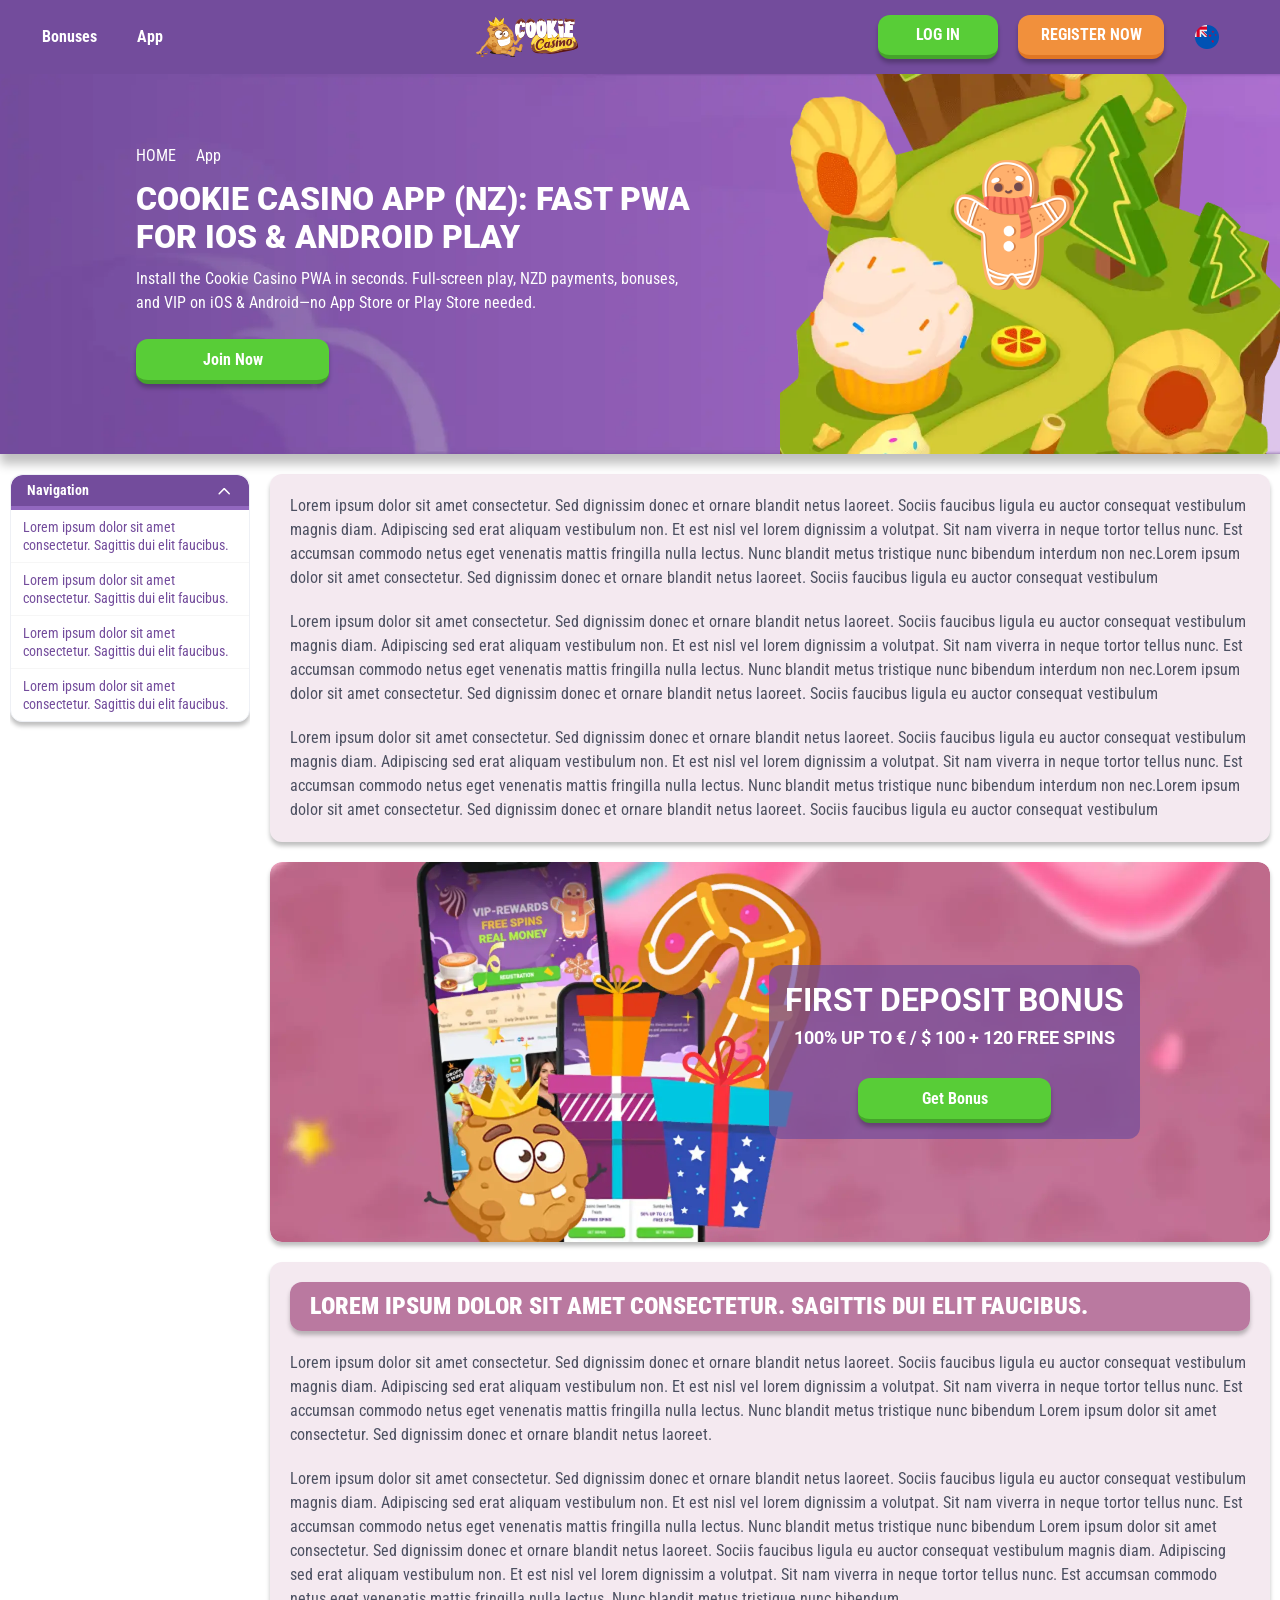
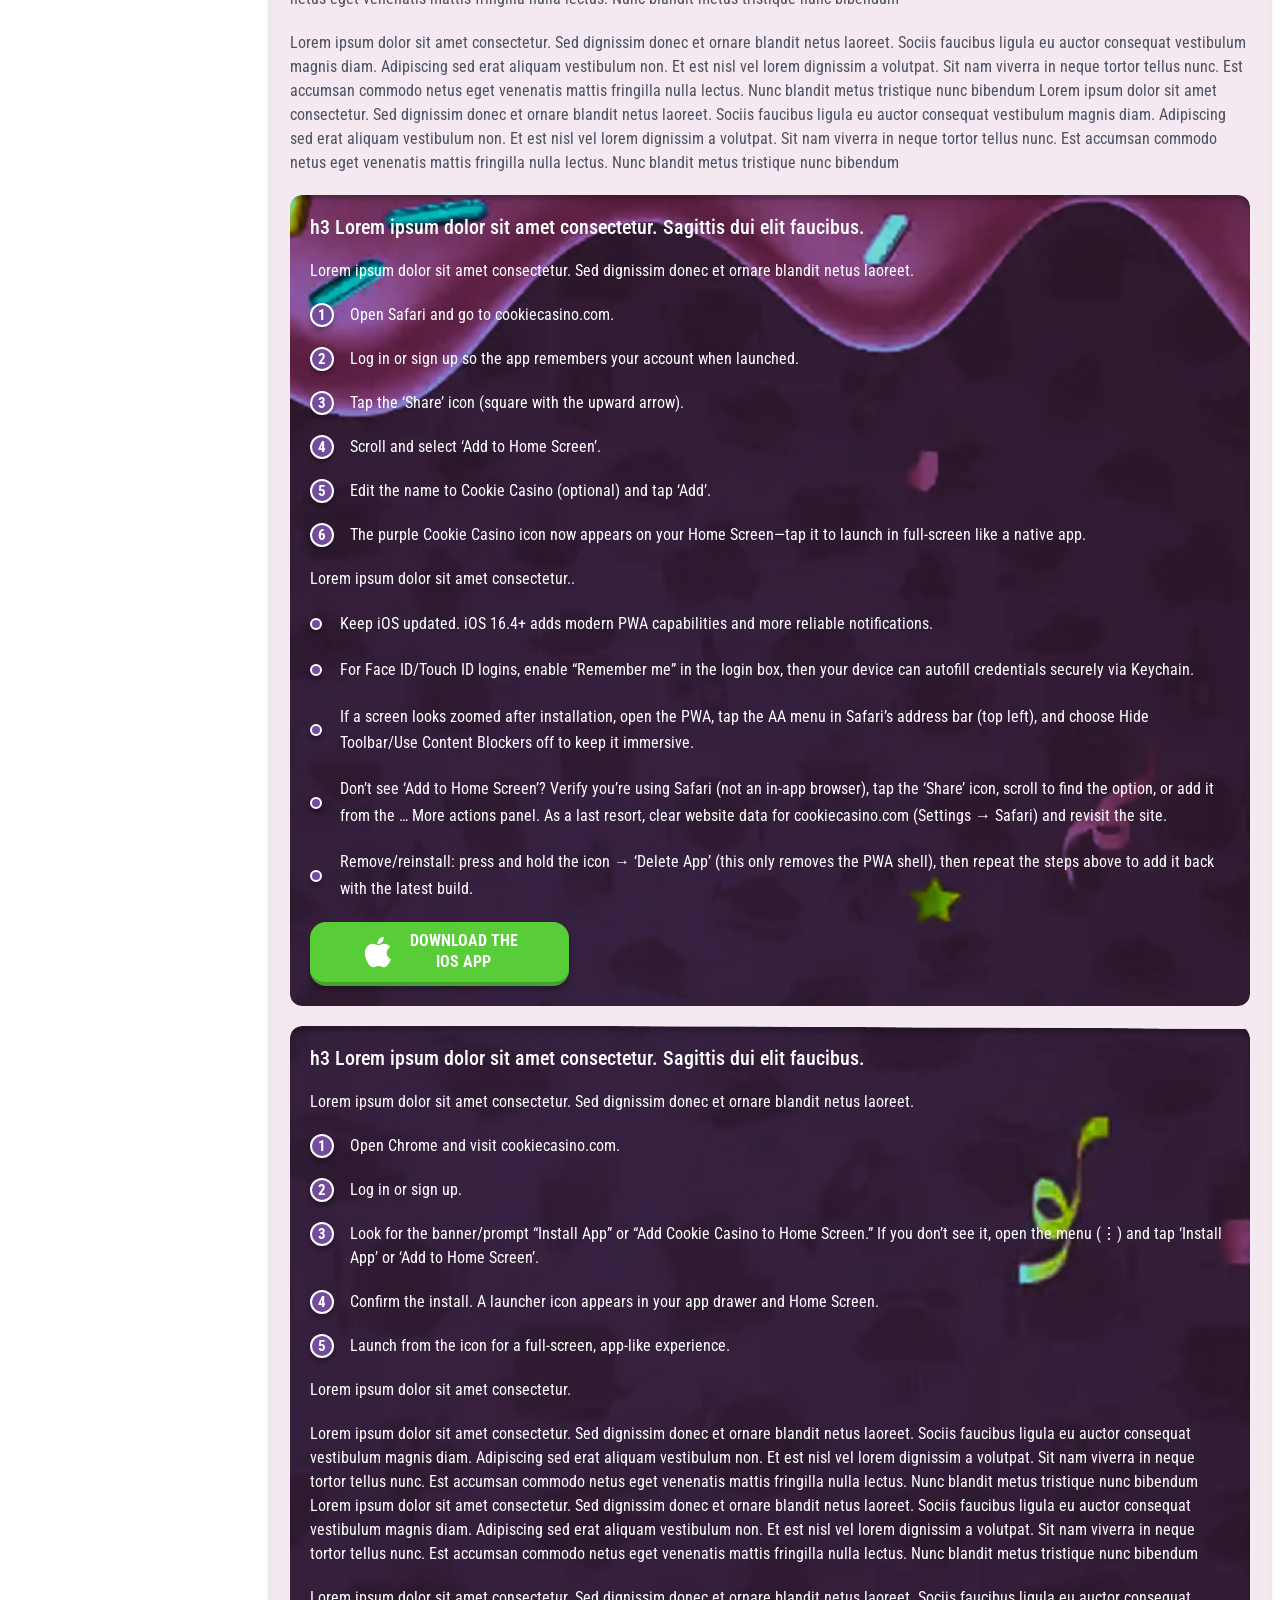
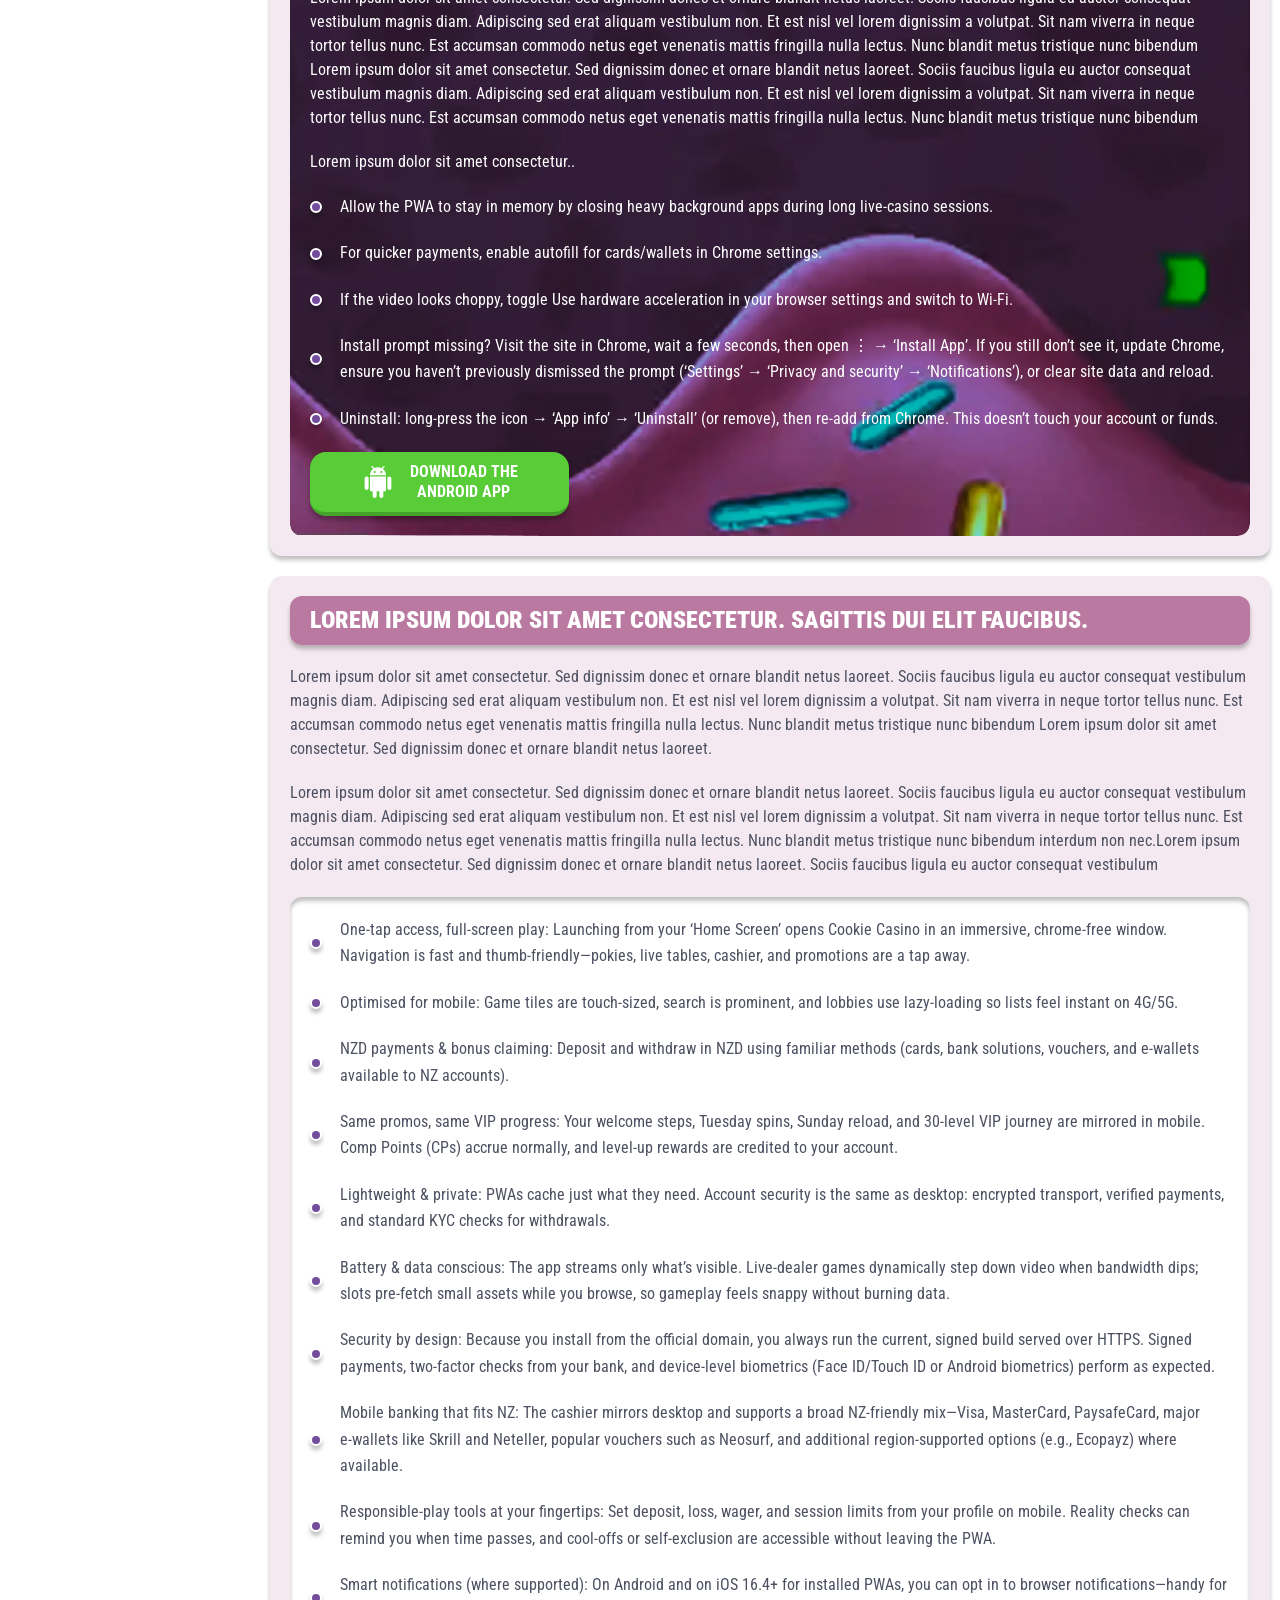
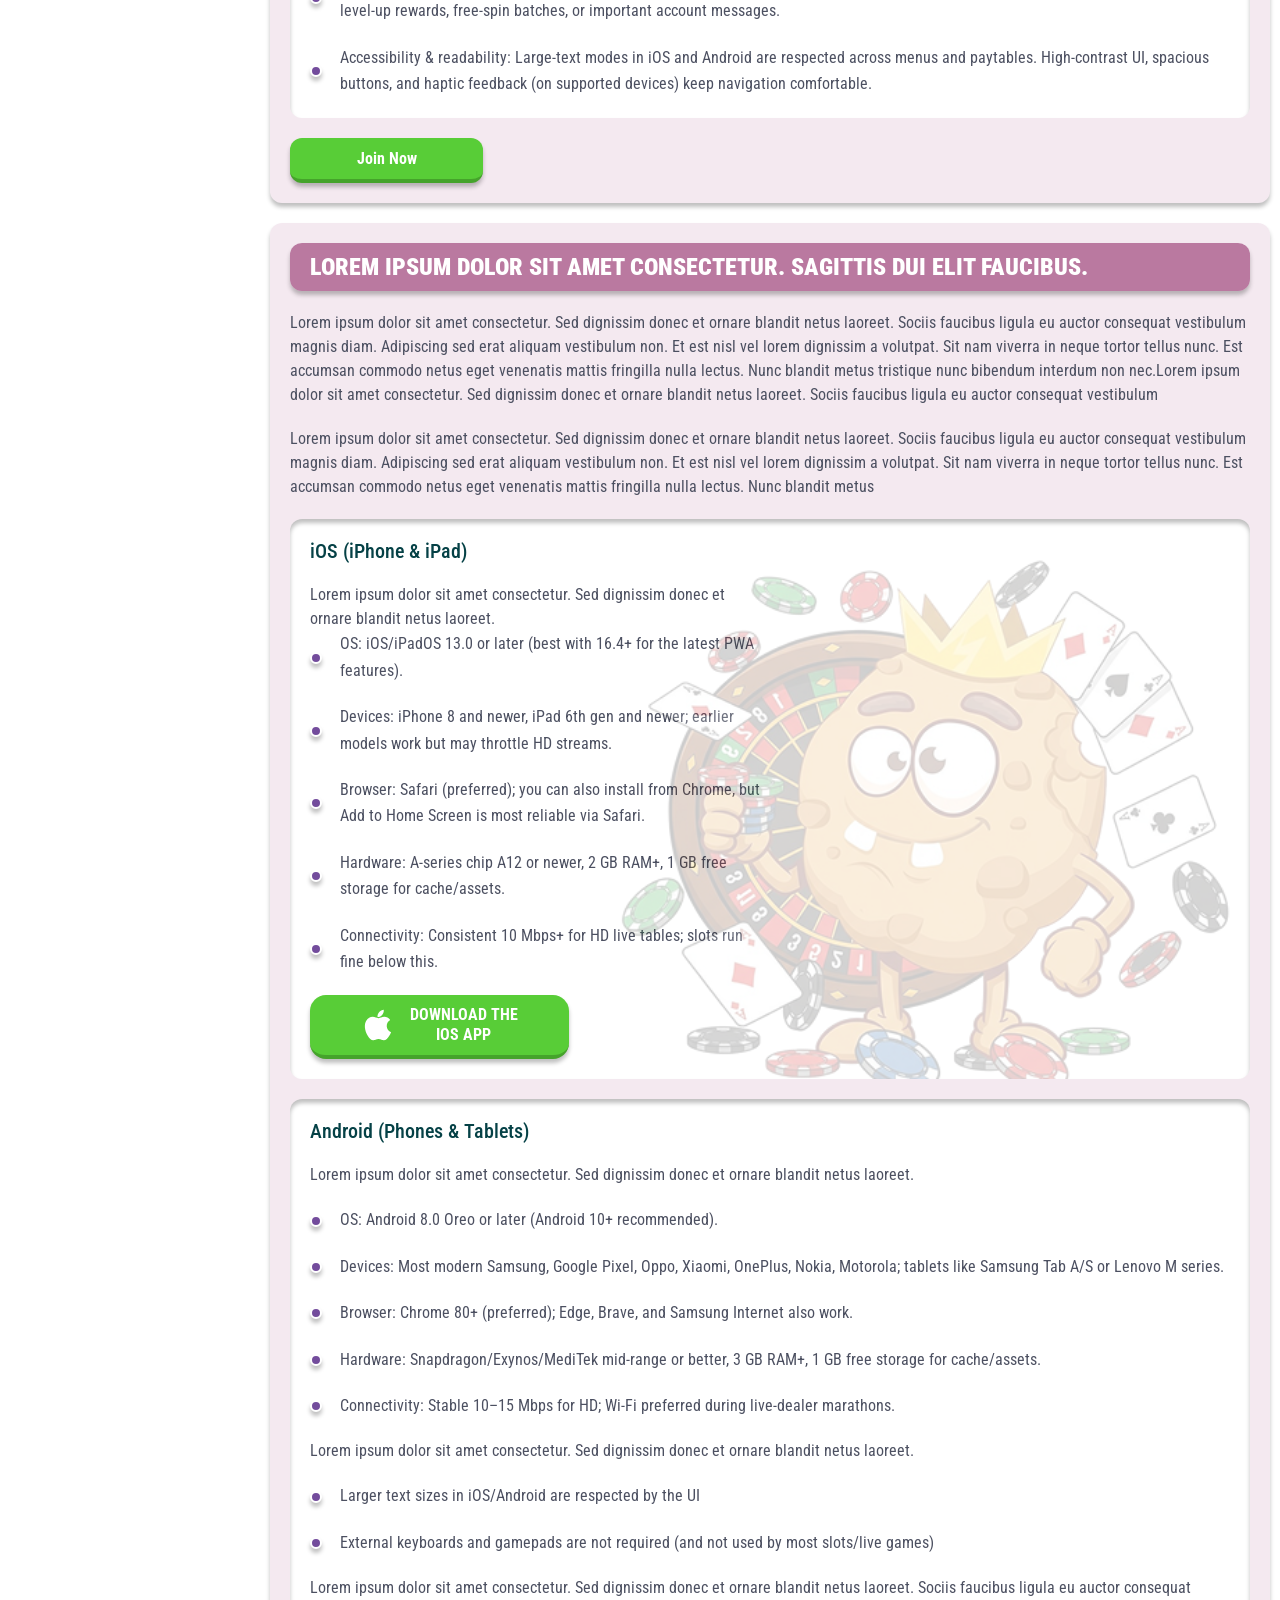
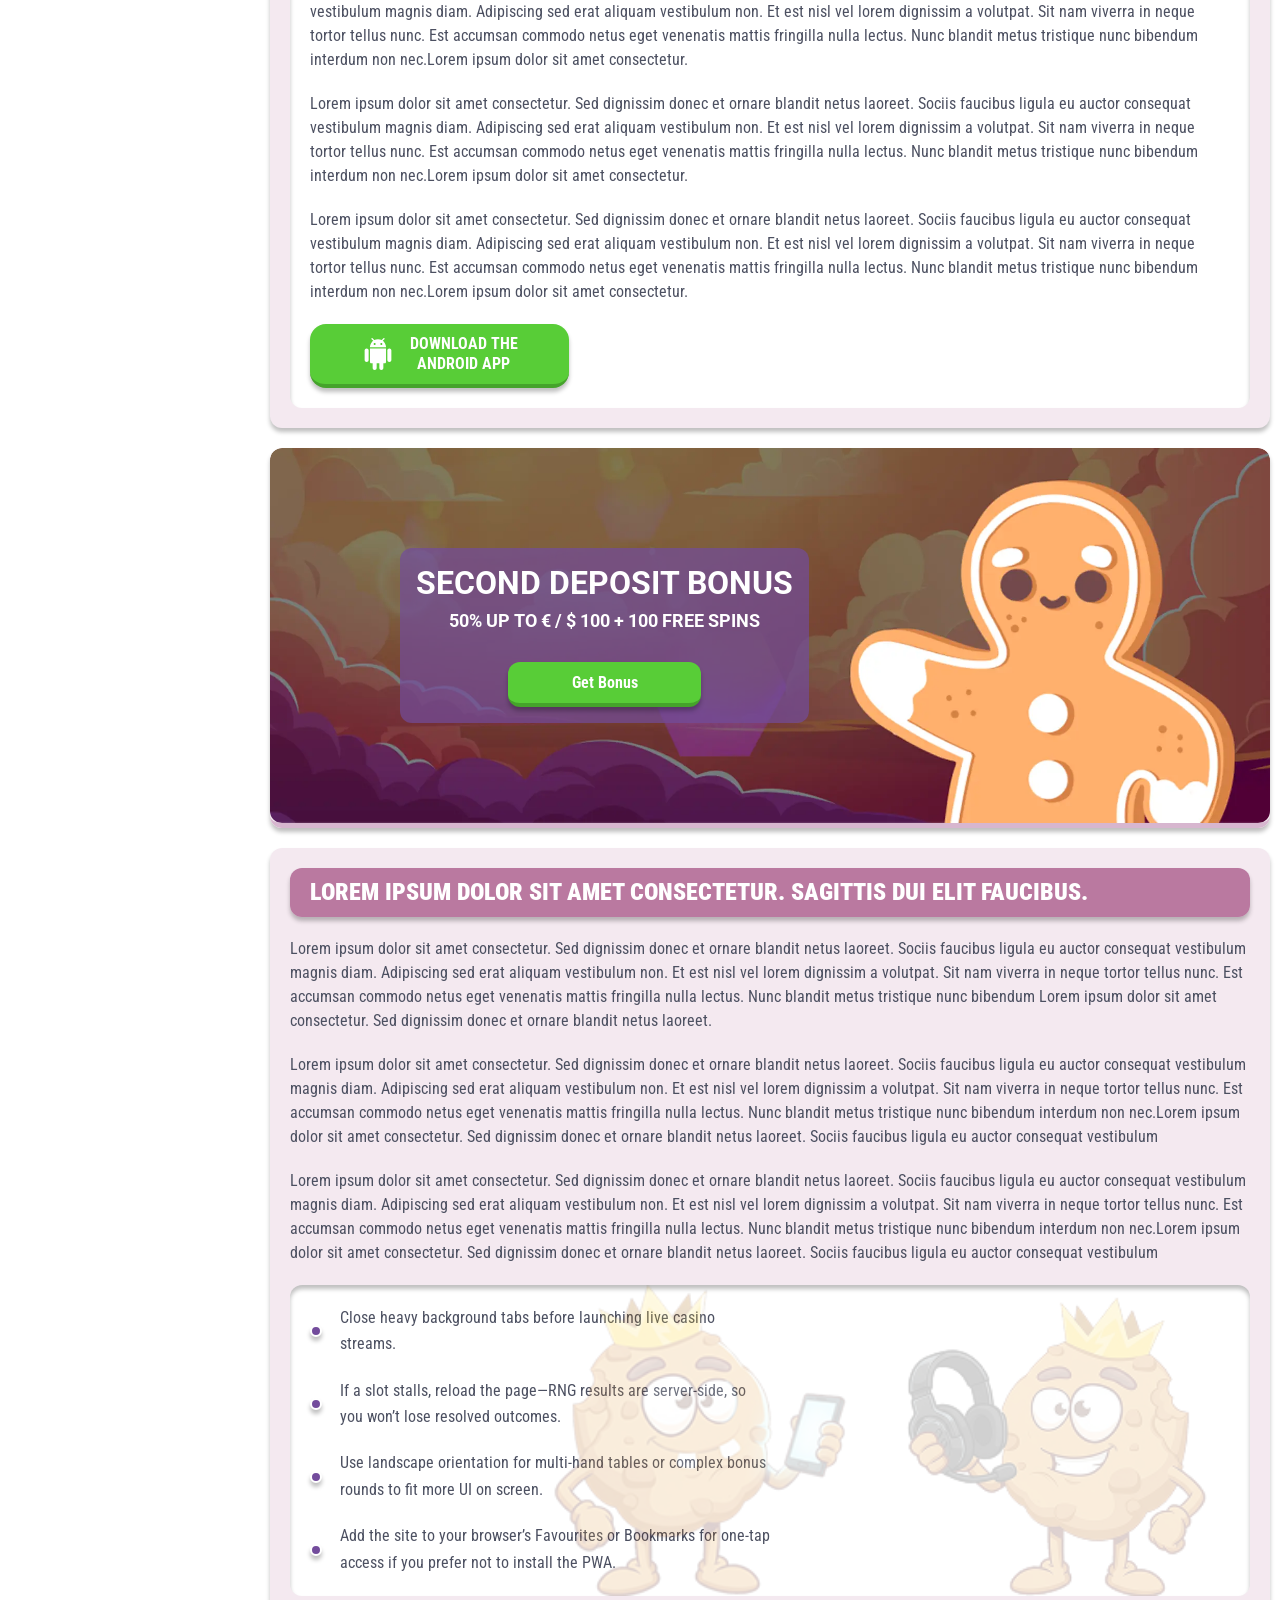
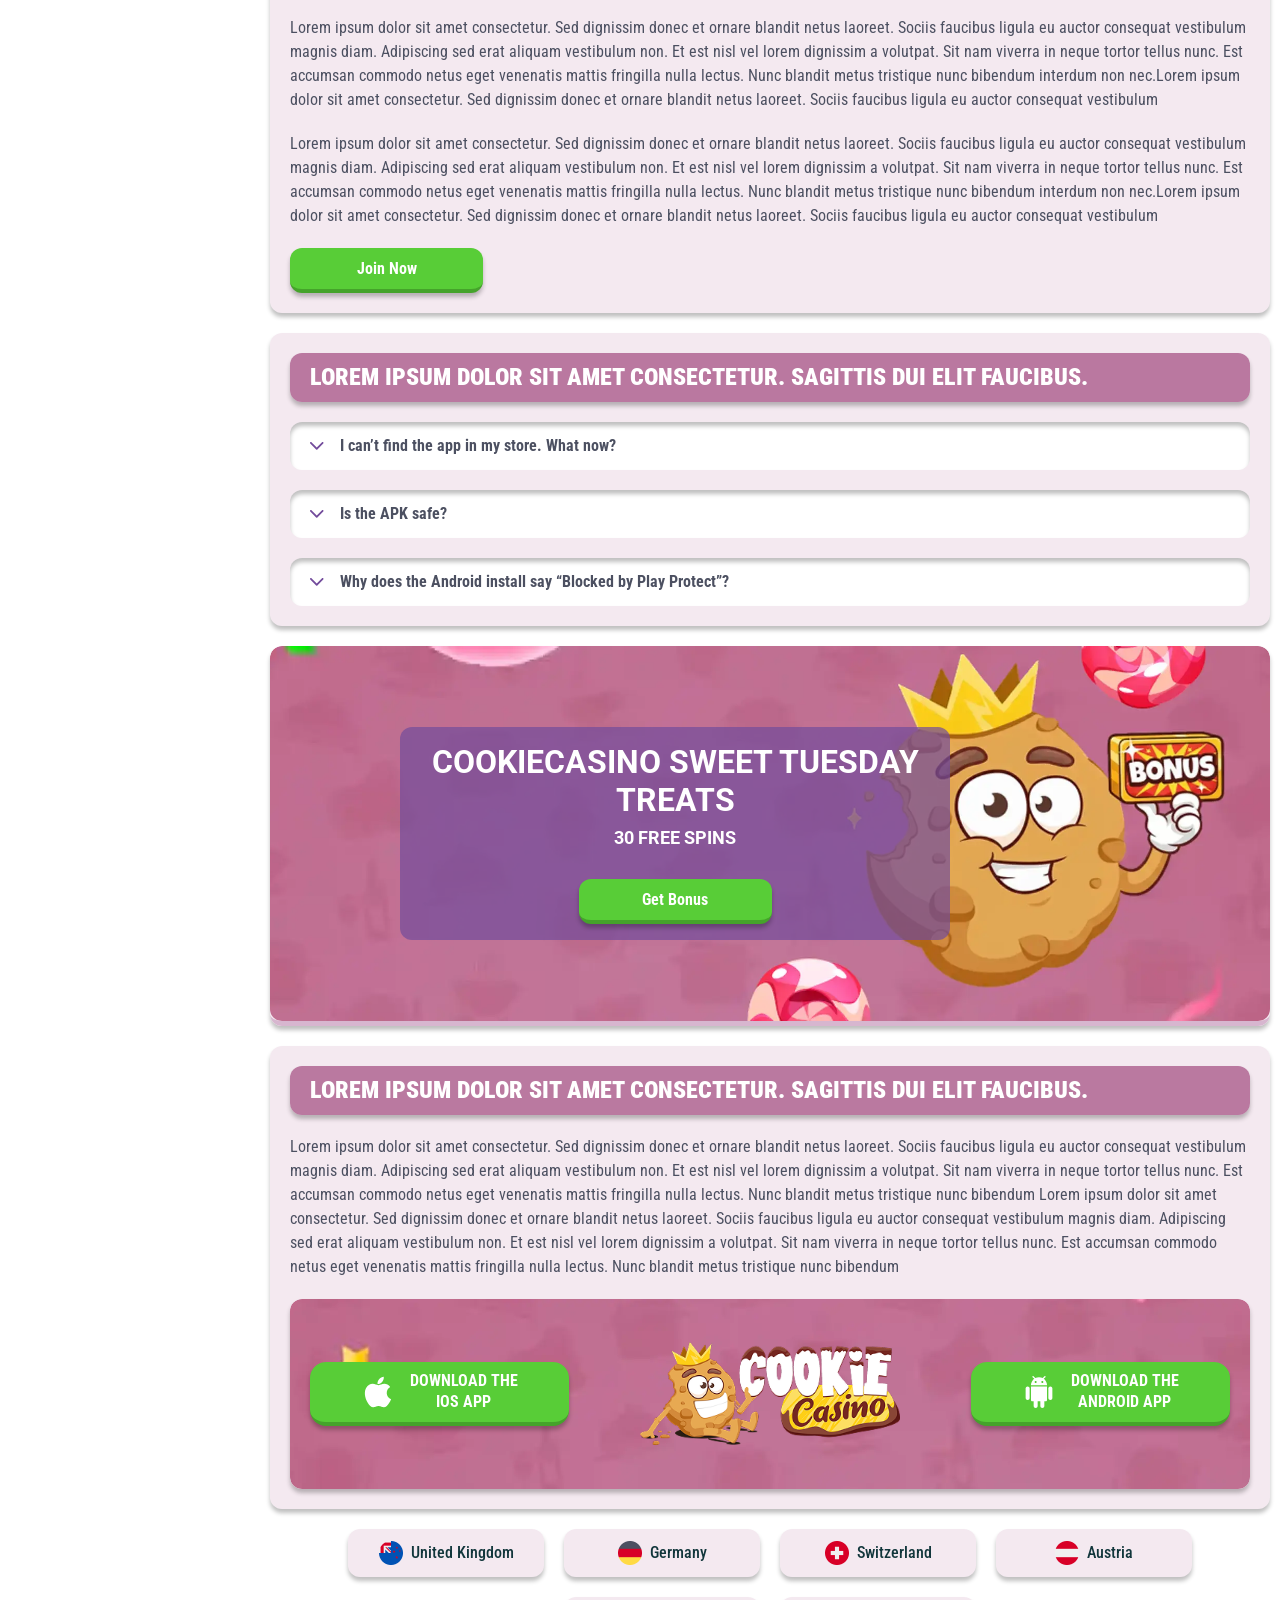
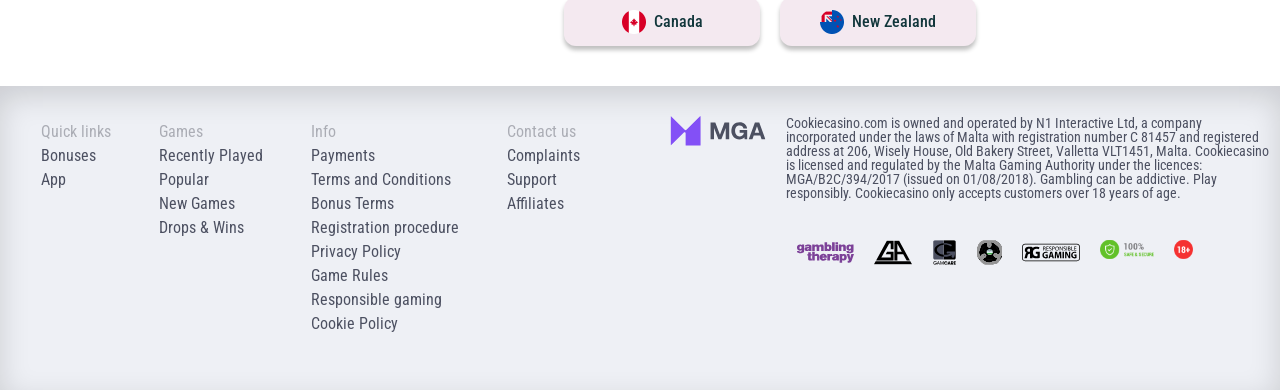
<file: app.html>
<!DOCTYPE html>
<html lang="en">
  <head>
    <meta charset="UTF-8" />

    <meta name="viewport" content="width=device-width, initial-scale=1.0" />
    <title> Cookie Casino App (NZ): Fast PWA for iOS & Android Play</title>
    <meta name="description" content="Install the Cookie Casino PWA in seconds. Full-screen play, NZD payments, bonuses, and VIP on iOS & Android—no App Store or Play Store needed." />
    <meta property="og:site_name" content="CookieCasino" />
    <meta property="og:title" content="Cookie Casino App (NZ): Fast PWA for iOS & Android Play" />
    <meta property="og:type" content="website" />
    <meta property="og:url" content="http://cookie-casino.nz/app.html"/>
    <meta property="og:image"  content="og.png"  />
    <meta property="og:image:alt" content="CookieCasino" />
    <meta property="og:locale" content="en_NZ" />
    <meta property="og:description" content="Install the Cookie Casino PWA in seconds. Full-screen play, NZD payments, bonuses, and VIP on iOS & Android—no App Store or Play Store needed." />
    <link rel="canonical" href="http://cookie-casino.nz/app.html">
    <link rel="preconnect" href="https://fonts.googleapis.com" />
    <link rel="preconnect" href="https://fonts.gstatic.com" crossorigin />
    <link href="https://fonts.googleapis.com/css2?family=Roboto:ital,wght@0,100..900;1,100..900&family=Roboto+Condensed:ital,wght@0,100..900;1,100..900&display=swap" rel="stylesheet">

    <link rel="stylesheet" href="./css/reset.css" />
    <link rel="stylesheet" href="./css/main.css" />
    <link rel="stylesheet" href="./css/media.css" />
    <link rel="icon" href="./images/favicon.png" type="image/x-icon" />
      <script
    src="https://code.jquery.com/jquery-3.6.1.min.js"
    integrity="sha256-o88AwQnZB+VDvE9tvIXrMQaPlFFSUTR+nldQm1LuPXQ="
    crossorigin="anonymous"
  ></script>
  </head>
  <body>
    <header class="header">
      <section class="content header__content">
             <nav class="menu header__menu">
          <ul class="header__menu-list">
            <li>
              <a href="./bonus.html">
                <span>Bonuses</span>
              </a>
            </li>
            <li>
              <a href="./app.html">
                <span>App</span>
              </a>
            </li>
            
          </ul>
          <div class="header__button header__button-menu">
            <a href="#" class="button button__login-menu">Log In</a>
            <a href="#" class="button button__menu">Register now</a>
          </div>
        </nav>
        <a href="/" class="logo header__logo"
          ><img src="./images/header/logo.svg" alt="logo" title
        /></a>
        <button class="header__btn-menu">
          <svg
            width="16px"
            height="16px"
            viewBox="0 0 16 16"
            xmlns="http://www.w3.org/2000/svg"
          >
            <rect y="0" width="16" height="3" rx="1.5"></rect>
            <rect y="6.5" width="16" height="3" rx="1.5"></rect>
            <rect y="13" width="16" height="3" rx="1.5"></rect>
          </svg>
        </button>

       
    

        <a href="#" class="button button__login">Log In</a>
        <a href="#" class="button button__singup">Register now</a>
       <div class="header__language">
                <div class="header__flag-wrap">
                  <a class="header__country" href="#">
                    <span><img src="./images/flag.png" alt=" Flag" title /></span>
                      
                  </a>
                </div>
                <!-- <div class="header__flag-menu">
                  <ul>
                    
                    <li>
                      <a href="#" class="header__flag-link">
                        <span>
                          <img src="./images/flag-at.png" alt="flag" title />
                        </span>
                        <span>at</span>
                      </a>
                    </li>
                    <li>
                      <a href="#" class="header__flag-link">
                        <span>
                          <img src="./images/flag-de.png" alt="flag" title />
                        </span>
                        <span>de</span>
                      </a>
                    </li>
                     <li>
                      <a href="#" class="header__flag-link">
                        <span>
                          <img src="./images/flag-ca.png" alt="flag" title />
                        </span>
                        <span>ca</span>
                      </a>
                    </li>
                    <li>
                      <a href="#" class="header__flag-link">
                        <span>
                          <img src="./images/flag-ch.png" alt="flag" title />
                        </span>
                        <span>ch</span>
                      </a>
                    </li>
                     <li>
                      <a href="#" class="header__flag-link">
                        <span>
                          <img src="./images/flag-nz.png" alt="flag" title />
                        </span>
                        <span>nz</span>
                      </a>
                    </li>
                    
                     
                  </ul>
                </div> -->
              </div>
      </section>
    </header>
    <main class="main home main-page">
      <section class="hero hero__page">
        <div class="background background-page">
         <img src="./images/main/bg-main.webp" alt="hero" title />
          <div class="background__decor">
              <img src="./images/app/decor-bg-app.png" alt="hero" title />
             
            </div>
        </div>
        <div class="hero__wrapper hero__wrapper-page">
          
          <div class="hero__data hero__data-page">
            <ul
              class="breadcrumbs"
             
            >
              <li
              
              >
                <a href="/" >
                  <span >Home</span></a
                >
             
              </li>
              <li
                
              >
                <a  >
                  <span >App</span></a
                >
              
              </li>
            </ul>
            <h1 class="title general hero__title">
               Cookie Casino App (NZ): Fast PWA for iOS & Android Play
                </h1>
<p class="hero__text">Install the Cookie Casino PWA in seconds. Full-screen play, NZD payments, bonuses, and VIP on iOS & Android—no App Store or Play Store needed.</p>
                <a href="#" class="button hero__button">Join Now</a>
          </div>
        </div>
      </section>
      <section class="main__wrap main__wrap-page">
        <aside class="sidebar sidebar-left sidebar-left-page">
          <div class="sidebar-left__review">
            <div class="menu__review-desk">Navigation</div>
            <ul class="menu__review">
               <li><a href="#">Lorem ipsum dolor sit amet consectetur. Sagittis dui elit faucibus.</a></li>
              <li><a href="#">Lorem ipsum dolor sit amet consectetur. Sagittis dui elit faucibus.</a></li>
              <li><a href="#">Lorem ipsum dolor sit amet consectetur. Sagittis dui elit faucibus.</a></li>
                <li><a href="#">Lorem ipsum dolor sit amet consectetur. Sagittis dui elit faucibus.</a></li>
             
            </ul>
          </div>
        </aside>
        <section class="content__wrapper content__wrapper-page">
          <section class="content menu-review__content">
            <div class="menu__review-desk menu__review-content">
            Navigation
            </div>
            <ul class="menu__review menu__review-list">
               <li><a href="#">Lorem ipsum dolor sit amet consectetur. Sagittis dui elit faucibus.</a></li>
              <li><a href="#">Lorem ipsum dolor sit amet consectetur. Sagittis dui elit faucibus.</a></li>
              <li><a href="#">Lorem ipsum dolor sit amet consectetur. Sagittis dui elit faucibus.</a></li>
                <li><a href="#">Lorem ipsum dolor sit amet consectetur. Sagittis dui elit faucibus.</a></li>
             
            </ul>
          </section>
          <section class="content article">
            <p>Lorem ipsum dolor sit amet consectetur. Sed dignissim donec et ornare blandit netus laoreet. Sociis faucibus ligula eu auctor consequat vestibulum magnis diam. Adipiscing sed erat aliquam vestibulum non. Et est nisl vel lorem dignissim a volutpat. Sit nam viverra in neque tortor tellus nunc. Est accumsan commodo netus eget venenatis mattis fringilla nulla lectus. Nunc blandit metus tristique nunc bibendum interdum non nec.Lorem ipsum dolor sit amet consectetur. Sed dignissim donec et ornare blandit netus laoreet. Sociis faucibus ligula eu auctor consequat vestibulum  </p>
            <p>Lorem ipsum dolor sit amet consectetur. Sed dignissim donec et ornare blandit netus laoreet. Sociis faucibus ligula eu auctor consequat vestibulum magnis diam. Adipiscing sed erat aliquam vestibulum non. Et est nisl vel lorem dignissim a volutpat. Sit nam viverra in neque tortor tellus nunc. Est accumsan commodo netus eget venenatis mattis fringilla nulla lectus. Nunc blandit metus tristique nunc bibendum interdum non nec.Lorem ipsum dolor sit amet consectetur. Sed dignissim donec et ornare blandit netus laoreet. Sociis faucibus ligula eu auctor consequat vestibulum  </p>
            <p>Lorem ipsum dolor sit amet consectetur. Sed dignissim donec et ornare blandit netus laoreet. Sociis faucibus ligula eu auctor consequat vestibulum magnis diam. Adipiscing sed erat aliquam vestibulum non. Et est nisl vel lorem dignissim a volutpat. Sit nam viverra in neque tortor tellus nunc. Est accumsan commodo netus eget venenatis mattis fringilla nulla lectus. Nunc blandit metus tristique nunc bibendum interdum non nec.Lorem ipsum dolor sit amet consectetur. Sed dignissim donec et ornare blandit netus laoreet. Sociis faucibus ligula eu auctor consequat vestibulum  </p>
             </section>
              <section class="content banner banner__main">
            <div class="background banner__background">
              <img src="./images/main/banner-main1.webp" alt="banner" title />
              
            </div>
            <div class="banner__info">
              <h2 class="title high banner__title-main">
    First Deposit Bonus
              </h2>
<p class="banner__subtitle"> 100% up to € / $ 100 + 120 Free Spins</p>
              <a href="#" class="button banner__button">Get Bonus</a>
              
            </div>
          </section>
          <section class="content article">
            <h2 class="title high article__title">Lorem ipsum dolor sit amet consectetur. Sagittis dui elit faucibus.</h2>
          <p>Lorem ipsum dolor sit amet consectetur. Sed dignissim donec et ornare blandit netus laoreet. Sociis faucibus ligula eu auctor consequat vestibulum magnis diam. Adipiscing sed erat aliquam vestibulum non. Et est nisl vel lorem dignissim a volutpat. Sit nam viverra in neque tortor tellus nunc. Est accumsan commodo netus eget venenatis mattis fringilla nulla lectus. Nunc blandit metus tristique nunc bibendum Lorem ipsum dolor sit amet consectetur. Sed dignissim donec et ornare blandit netus laoreet. </p>
          <p>Lorem ipsum dolor sit amet consectetur. Sed dignissim donec et ornare blandit netus laoreet. Sociis faucibus ligula eu auctor consequat vestibulum magnis diam. Adipiscing sed erat aliquam vestibulum non. Et est nisl vel lorem dignissim a volutpat. Sit nam viverra in neque tortor tellus nunc. Est accumsan commodo netus eget venenatis mattis fringilla nulla lectus. Nunc blandit metus tristique nunc bibendum Lorem ipsum dolor sit amet consectetur. Sed dignissim donec et ornare blandit netus laoreet. Sociis faucibus ligula eu auctor consequat vestibulum magnis diam. Adipiscing sed erat aliquam vestibulum non. Et est nisl vel lorem dignissim a volutpat. Sit nam viverra in neque tortor tellus nunc. Est accumsan commodo netus eget venenatis mattis fringilla nulla lectus. Nunc blandit metus tristique nunc bibendum </p>
          <p>Lorem ipsum dolor sit amet consectetur. Sed dignissim donec et ornare blandit netus laoreet. Sociis faucibus ligula eu auctor consequat vestibulum magnis diam. Adipiscing sed erat aliquam vestibulum non. Et est nisl vel lorem dignissim a volutpat. Sit nam viverra in neque tortor tellus nunc. Est accumsan commodo netus eget venenatis mattis fringilla nulla lectus. Nunc blandit metus tristique nunc bibendum Lorem ipsum dolor sit amet consectetur. Sed dignissim donec et ornare blandit netus laoreet. Sociis faucibus ligula eu auctor consequat vestibulum magnis diam. Adipiscing sed erat aliquam vestibulum non. Et est nisl vel lorem dignissim a volutpat. Sit nam viverra in neque tortor tellus nunc. Est accumsan commodo netus eget venenatis mattis fringilla nulla lectus. Nunc blandit metus tristique nunc bibendum </p>
          <div class="image ">
             <div class="background ">
                <img src="./images/app/app-img1.webp" alt="banner" title />
                </div>
<h3>h3 Lorem ipsum dolor sit amet consectetur. Sagittis dui elit faucibus.</h3>
<p>Lorem ipsum dolor sit amet consectetur. Sed dignissim donec et ornare blandit netus laoreet.</p>
              <ol class="">
                <li>Open Safari and go to cookiecasino.com.</li>
                <li>Log in or sign up so the app remembers your account when launched.</li>
                <li>Tap the ‘Share’ icon (square with the upward arrow).</li>
                <li>Scroll and select ‘Add to Home Screen’.</li>
                <li>Edit the name to Cookie Casino (optional) and tap ‘Add’.</li>
                <li>The purple Cookie Casino icon now appears on your Home Screen—tap it to launch in full‑screen like a native app.</li>
              </ol>
              <p>Lorem ipsum dolor sit amet consectetur..</p>
              <ul>
                <li>Keep iOS updated. iOS 16.4+ adds modern PWA capabilities and more reliable notifications.</li>
                <li>For Face ID/Touch ID logins, enable “Remember me” in the login box, then your device can autofill credentials securely via Keychain.</li>
                <li>If a screen looks zoomed after installation, open the PWA, tap the AA menu in Safari’s address bar (top left), and choose Hide Toolbar/Use Content Blockers off to keep it immersive.</li>
                <li>Don’t see ‘Add to Home Screen’? Verify you’re using Safari (not an in‑app browser), tap the ‘Share’ icon, scroll to find the option, or add it from the … More actions panel. As a last resort, clear website data for cookiecasino.com (Settings → Safari) and revisit the site.</li>
                <li>Remove/reinstall: press and hold the icon → ‘Delete App’ (this only removes the PWA shell), then repeat the steps above to add it back with the latest build.</li>
              </ul>
               <a href="#" class=" button banner__btn banner__btn-app">
                    <img src="./images/app/apple.svg" alt="icon" title>
                 Download the </br>
IOS app
                  </a>
            </div>
               <div class="image ">
             <div class="background ">
                <img src="./images/app/app-img2.webp" alt="banner" title />
                </div>
<h3>h3 Lorem ipsum dolor sit amet consectetur. Sagittis dui elit faucibus.</h3>
<p>Lorem ipsum dolor sit amet consectetur. Sed dignissim donec et ornare blandit netus laoreet.</p>
              <ol class="">
                <li>Open Chrome and visit cookiecasino.com.</li>
                <li>Log in or sign up.</li>
                <li>Look for the banner/prompt “Install App” or “Add Cookie Casino to Home Screen.” If you don’t see it, open the menu (⋮) and tap ‘Install App’ or ‘Add to Home Screen’.</li>
                <li>Confirm the install. A launcher icon appears in your app drawer and Home Screen.</li>
                <li>Launch from the icon for a full‑screen, app‑like experience.</li>
               
              </ol>
              <p>Lorem ipsum dolor sit amet consectetur.</p>
              <p>Lorem ipsum dolor sit amet consectetur. Sed dignissim donec et ornare blandit netus laoreet. Sociis faucibus ligula eu auctor consequat vestibulum magnis diam. Adipiscing sed erat aliquam vestibulum non. Et est nisl vel lorem dignissim a volutpat. Sit nam viverra in neque tortor tellus nunc. Est accumsan commodo netus eget venenatis mattis fringilla nulla lectus. Nunc blandit metus tristique nunc bibendum Lorem ipsum dolor sit amet consectetur. Sed dignissim donec et ornare blandit netus laoreet. Sociis faucibus ligula eu auctor consequat vestibulum magnis diam. Adipiscing sed erat aliquam vestibulum non. Et est nisl vel lorem dignissim a volutpat. Sit nam viverra in neque tortor tellus nunc. Est accumsan commodo netus eget venenatis mattis fringilla nulla lectus. Nunc blandit metus tristique nunc bibendum </p>
              <p>Lorem ipsum dolor sit amet consectetur. Sed dignissim donec et ornare blandit netus laoreet. Sociis faucibus ligula eu auctor consequat vestibulum magnis diam. Adipiscing sed erat aliquam vestibulum non. Et est nisl vel lorem dignissim a volutpat. Sit nam viverra in neque tortor tellus nunc. Est accumsan commodo netus eget venenatis mattis fringilla nulla lectus. Nunc blandit metus tristique nunc bibendum Lorem ipsum dolor sit amet consectetur. Sed dignissim donec et ornare blandit netus laoreet. Sociis faucibus ligula eu auctor consequat vestibulum magnis diam. Adipiscing sed erat aliquam vestibulum non. Et est nisl vel lorem dignissim a volutpat. Sit nam viverra in neque tortor tellus nunc. Est accumsan commodo netus eget venenatis mattis fringilla nulla lectus. Nunc blandit metus tristique nunc bibendum </p>
              <p>Lorem ipsum dolor sit amet consectetur..</p>
              <ul>
                <li>Allow the PWA to stay in memory by closing heavy background apps during long live‑casino sessions.</li>
                <li>For quicker payments, enable autofill for cards/wallets in Chrome settings.</li>
                <li>If the video looks choppy, toggle Use hardware acceleration in your browser settings and switch to Wi‑Fi.</li>
                <li>Install prompt missing? Visit the site in Chrome, wait a few seconds, then open ⋮ → ‘Install App’. If you still don’t see it, update Chrome, ensure you haven’t previously dismissed the prompt (‘Settings’ → ‘Privacy and security’ → ‘Notifications’), or clear site data and reload.</li>
                <li>Uninstall: long‑press the icon → ‘App info’ → ‘Uninstall’ (or remove), then re‑add from Chrome. This doesn’t touch your account or funds.</li>
              </ul>
             <a href="#" class="button banner__btn banner__btn-app">
                    <img src="./images/app/android.svg" alt="icon" title>
                  Download the </br>
Android app
                  </a>
            </div>

        </section>
        
<section class="content article">
            <h2 class="title high article__title">Lorem ipsum dolor sit amet consectetur. Sagittis dui elit faucibus.</h2>
          <p>Lorem ipsum dolor sit amet consectetur. Sed dignissim donec et ornare blandit netus laoreet. Sociis faucibus ligula eu auctor consequat vestibulum magnis diam. Adipiscing sed erat aliquam vestibulum non. Et est nisl vel lorem dignissim a volutpat. Sit nam viverra in neque tortor tellus nunc. Est accumsan commodo netus eget venenatis mattis fringilla nulla lectus. Nunc blandit metus tristique nunc bibendum Lorem ipsum dolor sit amet consectetur. Sed dignissim donec et ornare blandit netus laoreet. </p>
         <p>Lorem ipsum dolor sit amet consectetur. Sed dignissim donec et ornare blandit netus laoreet. Sociis faucibus ligula eu auctor consequat vestibulum magnis diam. Adipiscing sed erat aliquam vestibulum non. Et est nisl vel lorem dignissim a volutpat. Sit nam viverra in neque tortor tellus nunc. Est accumsan commodo netus eget venenatis mattis fringilla nulla lectus. Nunc blandit metus tristique nunc bibendum interdum non nec.Lorem ipsum dolor sit amet consectetur. Sed dignissim donec et ornare blandit netus laoreet. Sociis faucibus ligula eu auctor consequat vestibulum  </p>
         <div class="article__download">
          <ul>
            <li>One‑tap access, full‑screen play: Launching from your ‘Home Screen’ opens Cookie Casino in an immersive, chrome‑free window. Navigation is fast and thumb‑friendly—pokies, live tables, cashier, and promotions are a tap away.</li>
            <li>Optimised for mobile: Game tiles are touch‑sized, search is prominent, and lobbies use lazy‑loading so lists feel instant on 4G/5G.</li>
            <li>NZD payments & bonus claiming: Deposit and withdraw in NZD using familiar methods (cards, bank solutions, vouchers, and e‑wallets available to NZ accounts).</li>
            <li>Same promos, same VIP progress: Your welcome steps, Tuesday spins, Sunday reload, and 30‑level VIP journey are mirrored in mobile. Comp Points (CPs) accrue normally, and level‑up rewards are credited to your account.</li>
            <li>Lightweight & private: PWAs cache just what they need. Account security is the same as desktop: encrypted transport, verified payments, and standard KYC checks for withdrawals.</li>
            <li>Battery & data conscious: The app streams only what’s visible. Live‑dealer games dynamically step down video when bandwidth dips; slots pre‑fetch small assets while you browse, so gameplay feels snappy without burning data.</li>
            <li>Security by design: Because you install from the official domain, you always run the current, signed build served over HTTPS. Signed payments, two‑factor checks from your bank, and device‑level biometrics (Face ID/Touch ID or Android biometrics) perform as expected.</li>
            <li>Mobile banking that fits NZ: The cashier mirrors desktop and supports a broad NZ‑friendly mix—Visa, MasterCard, PaysafeCard, major e‑wallets like Skrill and Neteller, popular vouchers such as Neosurf, and additional region‑supported options (e.g., Ecopayz) where available.</li>
            <li>Responsible‑play tools at your fingertips: Set deposit, loss, wager, and session limits from your profile on mobile. Reality checks can remind you when time passes, and cool‑offs or self‑exclusion are accessible without leaving the PWA.</li>
            <li>Smart notifications (where supported): On Android and on iOS 16.4+ for installed PWAs, you can opt in to browser notifications—handy for level‑up rewards, free‑spin batches, or important account messages.</li>
            <li>Accessibility & readability: Large‑text modes in iOS and Android are respected across menus and paytables. High‑contrast UI, spacious buttons, and haptic feedback (on supported devices) keep navigation comfortable.</li>
          </ul>
         </div>
          <a href="" class="button">Join Now</a>
        </section>
        <section class="content article">
            <h2 class="title high article__title">Lorem ipsum dolor sit amet consectetur. Sagittis dui elit faucibus.</h2>
          <p>Lorem ipsum dolor sit amet consectetur. Sed dignissim donec et ornare blandit netus laoreet. Sociis faucibus ligula eu auctor consequat vestibulum magnis diam. Adipiscing sed erat aliquam vestibulum non. Et est nisl vel lorem dignissim a volutpat. Sit nam viverra in neque tortor tellus nunc. Est accumsan commodo netus eget venenatis mattis fringilla nulla lectus. Nunc blandit metus tristique nunc bibendum interdum non nec.Lorem ipsum dolor sit amet consectetur. Sed dignissim donec et ornare blandit netus laoreet. Sociis faucibus ligula eu auctor consequat vestibulum  </p>
            <p>Lorem ipsum dolor sit amet consectetur. Sed dignissim donec et ornare blandit netus laoreet. Sociis faucibus ligula eu auctor consequat vestibulum magnis diam. Adipiscing sed erat aliquam vestibulum non. Et est nisl vel lorem dignissim a volutpat. Sit nam viverra in neque tortor tellus nunc. Est accumsan commodo netus eget venenatis mattis fringilla nulla lectus. Nunc blandit metus   </p>
          <div class="article__download">
            <div class="box__contentApp">
          <h3>iOS (iPhone & iPad)</h3>
          
          <p>Lorem ipsum dolor sit amet consectetur. Sed dignissim donec et ornare blandit netus laoreet. </p>
          <ul class=" ">
            <li>OS: iOS/iPadOS 13.0 or later (best with 16.4+ for the latest PWA features).</li>
            <li>Devices: iPhone 8 and newer, iPad 6th gen and newer; earlier models work but may throttle HD streams.</li>
            <li>Browser: Safari (preferred); you can also install from Chrome, but Add to Home Screen is most reliable via Safari.</li>
            <li>Hardware: A‑series chip A12 or newer, 2 GB RAM+, 1 GB free storage for cache/assets.</li>
            <li>Connectivity: Consistent 10 Mbps+ for HD live tables; slots run fine below this.</li>
             </ul>
           <a href="#" class=" button banner__btn banner__btn-app">
                    <img src="./images/app/apple.svg" alt="icon" title>
                 Download the </br>
IOS app
                  </a>
            </div>
             <div class="decor__background decor__app">
                <img src="./images/app/decor-app1.png" alt="banner" title />
                </div>

         </div>
              <div class="article__download">
          <h3>Android (Phones & Tablets)</h3>
          
          <p>Lorem ipsum dolor sit amet consectetur. Sed dignissim donec et ornare blandit netus laoreet. </p>
          <ul class=" ">
            <li>OS: Android 8.0 Oreo or later (Android 10+ recommended).</li>
            <li>Devices: Most modern Samsung, Google Pixel, Oppo, Xiaomi, OnePlus, Nokia, Motorola; tablets like Samsung Tab A/S or Lenovo M series.</li>
            <li>Browser: Chrome 80+ (preferred); Edge, Brave, and Samsung Internet also work.</li>
            <li>Hardware: Snapdragon/Exynos/MediTek mid‑range or better, 3 GB RAM+, 1 GB free storage for cache/assets.</li>
            <li>Connectivity: Stable 10–15 Mbps for HD; Wi‑Fi preferred during live‑dealer marathons.</li>
             </ul>
             <p>Lorem ipsum dolor sit amet consectetur. Sed dignissim donec et ornare blandit netus laoreet. </p>
             <ul>
              <li>Larger text sizes in iOS/Android are respected by the UI</li>
              <li>External keyboards and gamepads are not required (and not used by most slots/live games)</li>
             </ul>
             <p>Lorem ipsum dolor sit amet consectetur. Sed dignissim donec et ornare blandit netus laoreet. Sociis faucibus ligula eu auctor consequat vestibulum magnis diam. Adipiscing sed erat aliquam vestibulum non. Et est nisl vel lorem dignissim a volutpat. Sit nam viverra in neque tortor tellus nunc. Est accumsan commodo netus eget venenatis mattis fringilla nulla lectus. Nunc blandit metus tristique nunc bibendum interdum non nec.Lorem ipsum dolor sit amet consectetur.</p>
             <p>Lorem ipsum dolor sit amet consectetur. Sed dignissim donec et ornare blandit netus laoreet. Sociis faucibus ligula eu auctor consequat vestibulum magnis diam. Adipiscing sed erat aliquam vestibulum non. Et est nisl vel lorem dignissim a volutpat. Sit nam viverra in neque tortor tellus nunc. Est accumsan commodo netus eget venenatis mattis fringilla nulla lectus. Nunc blandit metus tristique nunc bibendum interdum non nec.Lorem ipsum dolor sit amet consectetur.</p>
             <p>Lorem ipsum dolor sit amet consectetur. Sed dignissim donec et ornare blandit netus laoreet. Sociis faucibus ligula eu auctor consequat vestibulum magnis diam. Adipiscing sed erat aliquam vestibulum non. Et est nisl vel lorem dignissim a volutpat. Sit nam viverra in neque tortor tellus nunc. Est accumsan commodo netus eget venenatis mattis fringilla nulla lectus. Nunc blandit metus tristique nunc bibendum interdum non nec.Lorem ipsum dolor sit amet consectetur.</p>
      <a href="#" class="button banner__btn banner__btn-app">
                    <img src="./images/app/android.svg" alt="icon" title>
                  Download the </br>
Android app
                  </a>
            
         </div>
        </section>
        <section class="content banner banner__main banner__start">
            <div class="background banner__background">
              <img src="./images/main/banner-main2.webp" alt="banner" title />
               
            </div>
            <div class="banner__info">
              <h2 class="title high banner__title-main">
  Second Deposit Bonus
                
              </h2>
<p class="banner__subtitle">50% up to € / $ 100 + 100 Free Spins</p>
              <a href="#" class="button banner__button">Get Bonus</a>
              
            </div>
          </section>
          <section class="content article">
            <h2 class="title high article__title">Lorem ipsum dolor sit amet consectetur. Sagittis dui elit faucibus.</h2>
          <p>Lorem ipsum dolor sit amet consectetur. Sed dignissim donec et ornare blandit netus laoreet. Sociis faucibus ligula eu auctor consequat vestibulum magnis diam. Adipiscing sed erat aliquam vestibulum non. Et est nisl vel lorem dignissim a volutpat. Sit nam viverra in neque tortor tellus nunc. Est accumsan commodo netus eget venenatis mattis fringilla nulla lectus. Nunc blandit metus tristique nunc bibendum Lorem ipsum dolor sit amet consectetur. Sed dignissim donec et ornare blandit netus laoreet. </p>
           <p>Lorem ipsum dolor sit amet consectetur. Sed dignissim donec et ornare blandit netus laoreet. Sociis faucibus ligula eu auctor consequat vestibulum magnis diam. Adipiscing sed erat aliquam vestibulum non. Et est nisl vel lorem dignissim a volutpat. Sit nam viverra in neque tortor tellus nunc. Est accumsan commodo netus eget venenatis mattis fringilla nulla lectus. Nunc blandit metus tristique nunc bibendum interdum non nec.Lorem ipsum dolor sit amet consectetur. Sed dignissim donec et ornare blandit netus laoreet. Sociis faucibus ligula eu auctor consequat vestibulum  </p>
           <p>Lorem ipsum dolor sit amet consectetur. Sed dignissim donec et ornare blandit netus laoreet. Sociis faucibus ligula eu auctor consequat vestibulum magnis diam. Adipiscing sed erat aliquam vestibulum non. Et est nisl vel lorem dignissim a volutpat. Sit nam viverra in neque tortor tellus nunc. Est accumsan commodo netus eget venenatis mattis fringilla nulla lectus. Nunc blandit metus tristique nunc bibendum interdum non nec.Lorem ipsum dolor sit amet consectetur. Sed dignissim donec et ornare blandit netus laoreet. Sociis faucibus ligula eu auctor consequat vestibulum  </p>
        

 <div class="article__download">
         <div class="box__contentApp">
          <ul class=" ">
            <li>Close heavy background tabs before launching live casino streams.</li>
            <li>If a slot stalls, reload the page—RNG results are server‑side, so you won’t lose resolved outcomes.</li>
            <li>Use landscape orientation for multi‑hand tables or complex bonus rounds to fit more UI on screen.</li>
            <li>Add the site to your browser’s Favourites or Bookmarks for one‑tap access if you prefer not to install the PWA.</li>
             </ul>
         </div>
             <div class="decor__background decor__app1">
                <img src="./images/app/decor-app2.png" alt="banner" title />
                </div>
                <div class="decor__background decor__app2 ">
                <img src="./images/app/decor-app3.png" alt="banner" title />
                </div>

         </div>
         <p>Lorem ipsum dolor sit amet consectetur. Sed dignissim donec et ornare blandit netus laoreet. Sociis faucibus ligula eu auctor consequat vestibulum magnis diam. Adipiscing sed erat aliquam vestibulum non. Et est nisl vel lorem dignissim a volutpat. Sit nam viverra in neque tortor tellus nunc. Est accumsan commodo netus eget venenatis mattis fringilla nulla lectus. Nunc blandit metus tristique nunc bibendum interdum non nec.Lorem ipsum dolor sit amet consectetur. Sed dignissim donec et ornare blandit netus laoreet. Sociis faucibus ligula eu auctor consequat vestibulum  </p>
         <p>Lorem ipsum dolor sit amet consectetur. Sed dignissim donec et ornare blandit netus laoreet. Sociis faucibus ligula eu auctor consequat vestibulum magnis diam. Adipiscing sed erat aliquam vestibulum non. Et est nisl vel lorem dignissim a volutpat. Sit nam viverra in neque tortor tellus nunc. Est accumsan commodo netus eget venenatis mattis fringilla nulla lectus. Nunc blandit metus tristique nunc bibendum interdum non nec.Lorem ipsum dolor sit amet consectetur. Sed dignissim donec et ornare blandit netus laoreet. Sociis faucibus ligula eu auctor consequat vestibulum  </p>
           <a href="" class="button">Join Now</a>
      </section>
      <section class="content faq">
            <h2 class="title high faq__title">Lorem ipsum dolor sit amet consectetur. Sagittis dui elit faucibus.</h2>
            <ul class="faq__list">
              <li class="faq__item">
                <h3 class="title medium faq__subtitle js-button-expander">
             I can’t find the app in my store. What now?

                </h3>
                <div class="faq__answer js-expand-content">
                  <p> Availability varies by region. Use the mobile website in your browser or check the brand’s site for the latest download guidance. If an APK is offered for Android, install only from the official website.</p>
                 </div>
              </li>
              <li class="faq__item">
                <h3 class="title medium faq__subtitle js-button-expander">
                Is the APK safe?

                </h3>
                <div class="faq__answer js-expand-content">
                  <p> Yes—if you download it from the official Cookie Casino website. Never install from third‑party stores or file‑sharing forums. After installation, you can disable “Install unknown apps” for your browser.</p>
                  </div>
              </li>
              <li class="faq__item">
                <h3 class="title medium faq__subtitle js-button-expander">
               Why does the Android install say “Blocked by Play Protect”?

                </h3>
                <div class="faq__answer js-expand-content">
                  <p>Play Protect occasionally flags unknown sources by default. Confirm the source is official, then proceed. If you’re unsure, cancel and use the mobile web version.
</p>
                   </div>
              </li>
             
              
              
            </ul>
          </section>
          <section class="content banner banner__main banner__start">
            <div class="background banner__background">
              <img src="./images/main/banner-main3.webp" alt="banner" title />
             
            </div>
            <div class="banner__info">
              <h2 class="title high banner__title-main">
  CookieCasino Sweet Tuesday Treats
              </h2>
<p class="banner__subtitle"> 30 Free Spins</p>
              <a href="#" class="button banner__button">Get Bonus</a>
              
            </div>
          </section>

<section class="content article">
            <h2 class="title high article__title">Lorem ipsum dolor sit amet consectetur. Sagittis dui elit faucibus.</h2>
         <p>Lorem ipsum dolor sit amet consectetur. Sed dignissim donec et ornare blandit netus laoreet. Sociis faucibus ligula eu auctor consequat vestibulum magnis diam. Adipiscing sed erat aliquam vestibulum non. Et est nisl vel lorem dignissim a volutpat. Sit nam viverra in neque tortor tellus nunc. Est accumsan commodo netus eget venenatis mattis fringilla nulla lectus. Nunc blandit metus tristique nunc bibendum Lorem ipsum dolor sit amet consectetur. Sed dignissim donec et ornare blandit netus laoreet. Sociis faucibus ligula eu auctor consequat vestibulum magnis diam. Adipiscing sed erat aliquam vestibulum non. Et est nisl vel lorem dignissim a volutpat. Sit nam viverra in neque tortor tellus nunc. Est accumsan commodo netus eget venenatis mattis fringilla nulla lectus. Nunc blandit metus tristique nunc bibendum </p> 
            <section class="content banner banner__buttons ">
            <div class="background banner__background">
              <img src="./images/main/banner-main4.webp" alt="banner" title />
            </div>
            <div class="banner__info">
              <div class="banner__btn-main">
                <a href="#" class=" button banner__btn banner__btn-app">
                    <img src="./images/app/apple.svg" alt="icon" title>
                 Download the </br>
IOS app
                  </a>
                  <a href="/" class="logo banner__logo"
          ><img src="./images/main/logo-main.png" alt="logo" title
        /></a>

                <a href="#" class="button banner__btn banner__btn-app">
                    <img src="./images/app/android.svg" alt="icon" title>
                  Download the </br>
Android app
                  </a>
                  
              </div>
            </div>
          </section>
        </section>


<section class="content country">
        <ul class="country__list">
                    
                    <li>
                      <a href="#" class="country__list-link">
                        <span>
                          <img src="./images/flag.png" alt="flag" title />
                        </span>
                        <span>United Kingdom</span>
                      </a>
                    </li>
                    <li>
                      <a href="#" class="country__list-link">
                        <span>
                          <img src="./images/flag-de.png" alt="flag" title />
                        </span>
                        <span>Germany</span>
                      </a>
                    </li>
                     <li>
                      <a href="#" class="country__list-link">
                        <span>
                          <img src="./images/flag-ch.png" alt="flag" title />
                        </span>
                        <span>Switzerland</span>
                      </a>
                    </li>
                    <li>
                      <a href="#" class="country__list-link">
                        <span>
                          <img src="./images/flag-at.png" alt="flag" title />
                        </span>
                        <span>Austria</span>
                      </a>
                    </li>
                     <li>
                      <a href="#" class="country__list-link">
                        <span>
                          <img src="./images/flag-ca.png" alt="flag" title />
                        </span>
                        <span>Canada</span>
                      </a>
                    </li>
                     <li>
                      <a href="#" class="country__list-link">
                        <span>
                          <img src="./images/flag-nz.png" alt="flag" title />
                        </span>
                        <span>New Zealand</span>
                      </a>
                     </li>
                 
                  </ul>
</section>

        </section>
         <div class="" onclick="scrollToTop()">
          <button class="main__arrow" id="scrollToTopBtn"></button>
        </div>
      </section>
    </main>
    <footer class="footer">
      <section class="content footer__content">
       
           <ul class="footer__menu">
          <li>
            <div>Quick links</div>
            <ul class="footer__info">
             
              <li><a href="./bonus.html">Bonuses</a></li>
              <li><a href="./app.html">App</a></li>
             
            </ul>
          </li>
          <li>
            <div>Games</div>
            <ul class="footer__info">
              <li><a href="#">Recently Played</a></li>
              <li><a href="#">Popular</a></li>
              <li><a href="#">New Games</a></li>
               <li><a href="#"> Drops & Wins</a></li>
            </ul>
          </li>
          <li>
            <div>Info</div>
            <ul class="footer__info">
              <li><a href="#">Payments</a></li>
              <li><a href="#">Terms and Conditions</a></li>
              <li><a href="#">Bonus Terms</a></li>
               <li><a href="#">Registration procedure</a></li>
               <li><a href="#">Privacy Policy</a></li>
              <li><a href="#">Game Rules</a></li>
              <li><a href="#">Responsible gaming</a></li>
               <li><a href="#">Cookie Policy</a></li>
            </ul>
          </li>
           <li>
            <div>Contact us</div>
            <ul class="footer__info">
              <li><a href="#">Complaints</a></li>
              <li><a href="#">Support</a></li>
              <li><a href="#">Affiliates</a></li>
              
            </ul>
          </li>
        
         
        </ul>
        

       <div class="footer__wrapper">
         <div class="footer__wrapp">
          <div class="footer__secure">
            <img src="./images/footer/mga.svg" alt="mga" title />
          </div>
          <div class="footer__text">
            <p>Cookiecasino.com is owned and operated by N1 Interactive Ltd, a company incorporated under the laws of Malta with registration number C 81457 and registered address at 206, Wisely House, Old Bakery Street, Valletta VLT1451, Malta. Cookiecasino is licensed and regulated by the Malta Gaming Authority under the licences: MGA/B2C/394/2017 (issued on 01/08/2018). Gambling can be addictive. Play responsibly. Cookiecasino only accepts customers over 18 years of age.</p>
        </div>
        </div>
        <div class="footer__cards">
          <ul>
          <li><a href="#"><img src="./images/footer/footer-img1.svg" alt="image" title></a></li>
          <li><a href="#"><img src="./images/footer/footer-img2.svg" alt="image" title></a></li>
          <li><a href="#"><img src="./images/footer/footer-img3.svg" alt="image" title></a></li>
          <li><a href="#"><img src="./images/footer/footer-img4.svg" alt="image" title></a></li>
          <li><a href="#"><img src="./images/footer/footer-img5.svg" alt="image" title></a></li>
          <li><a href="#"><img src="./images/footer/footer-img6.svg" alt="image" title></a></li>
          <li><a href="#"><img src="./images/footer/footer-img7.svg" alt="image" title></a></li>
        </ul>
        </div>
       </div>
      </section>
    </footer>

    <script src="./js/sidebar.js" defer></script>
    <script src="./js/expander.js" defer></script>
    <script src="./js/mobile-menu.js" defer></script>
    <!-- <script src="./js/flag.js" defer></script> -->
    <script src="./js/arrowUp.js" defer></script>
  </body>
</html>
</file>
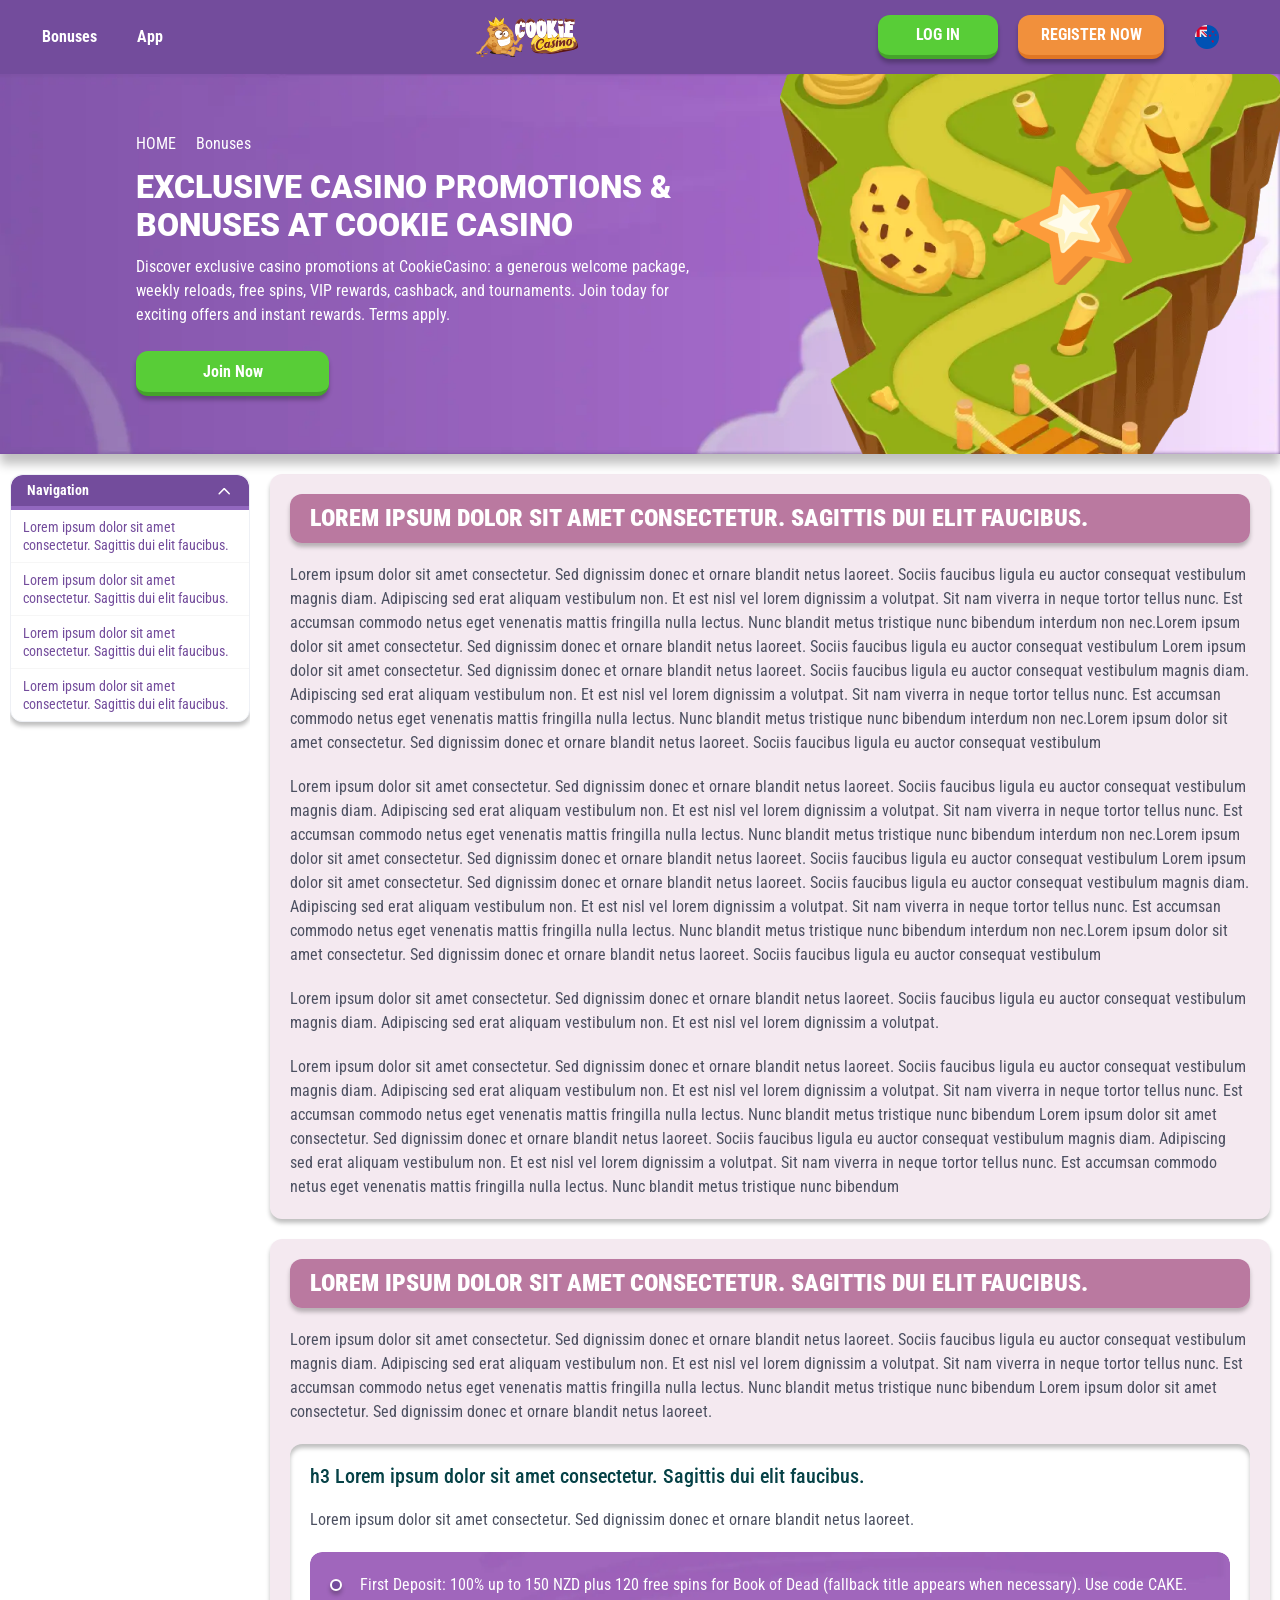
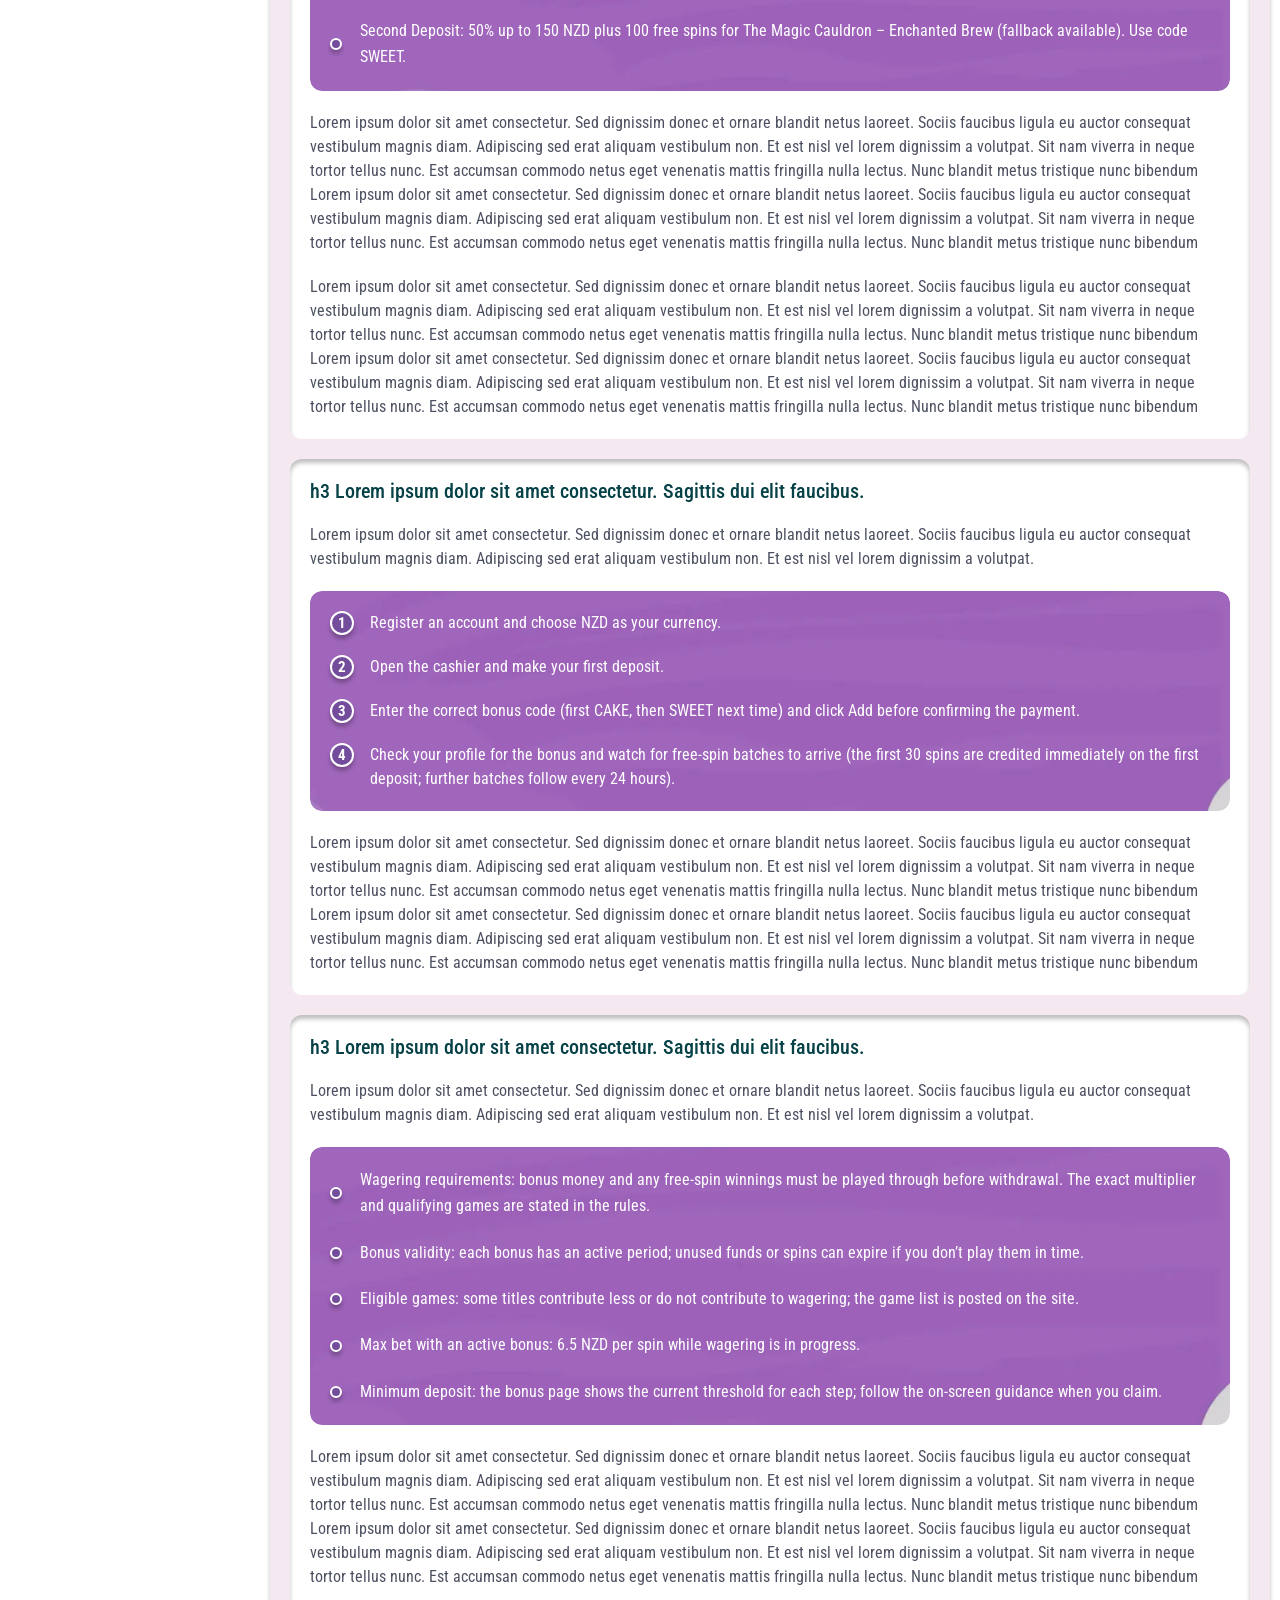
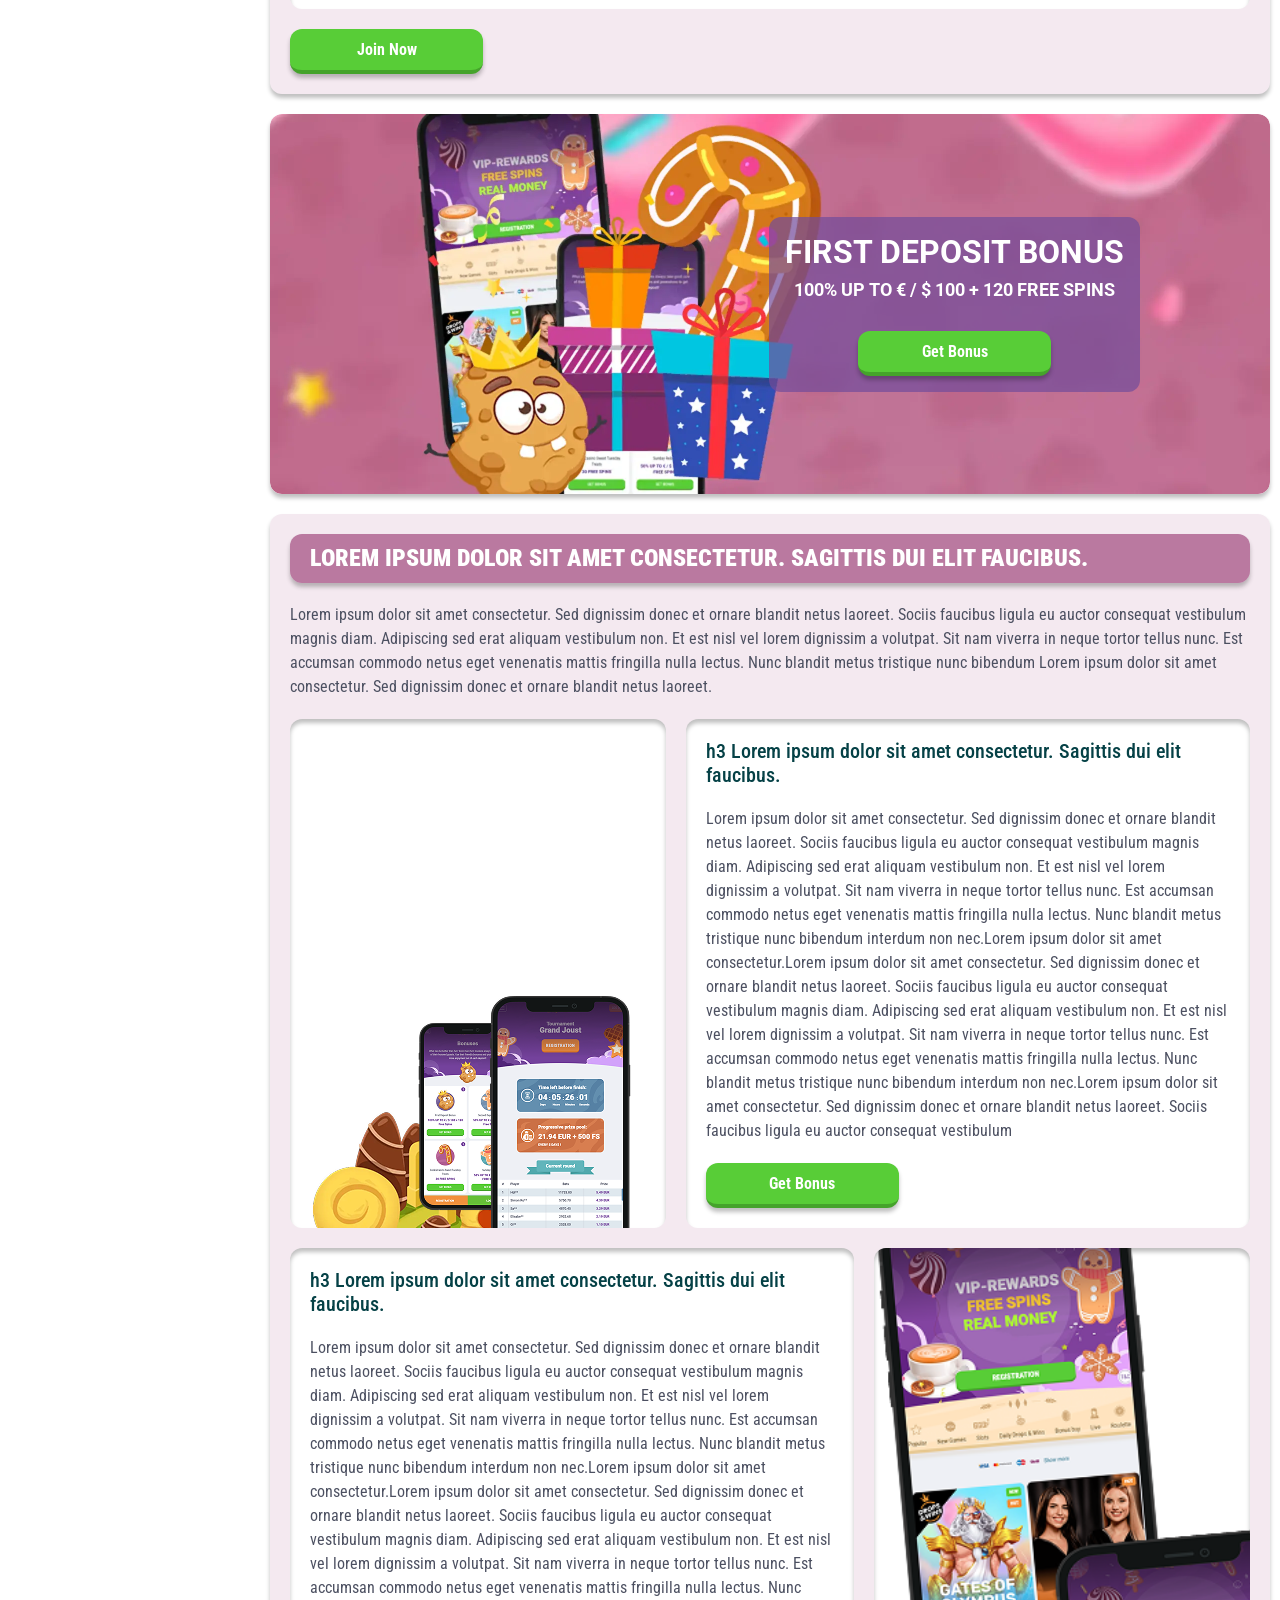
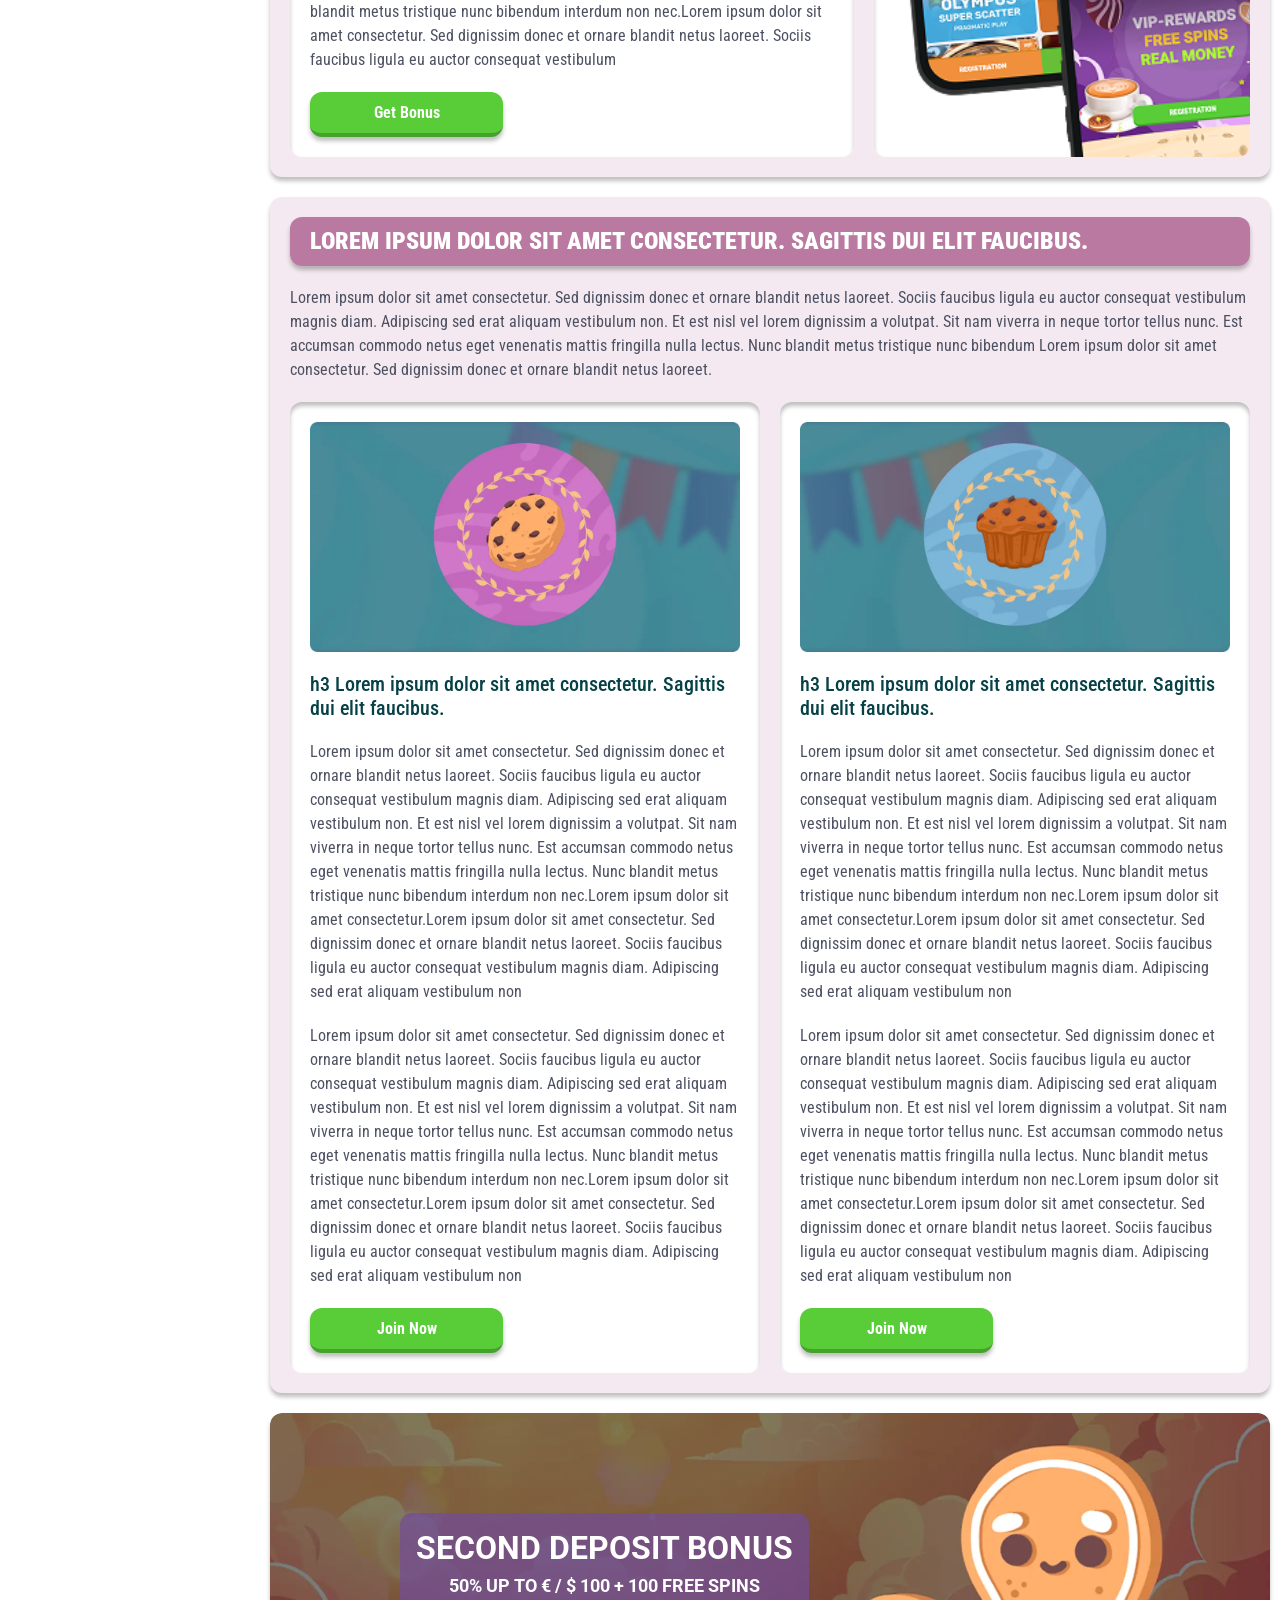
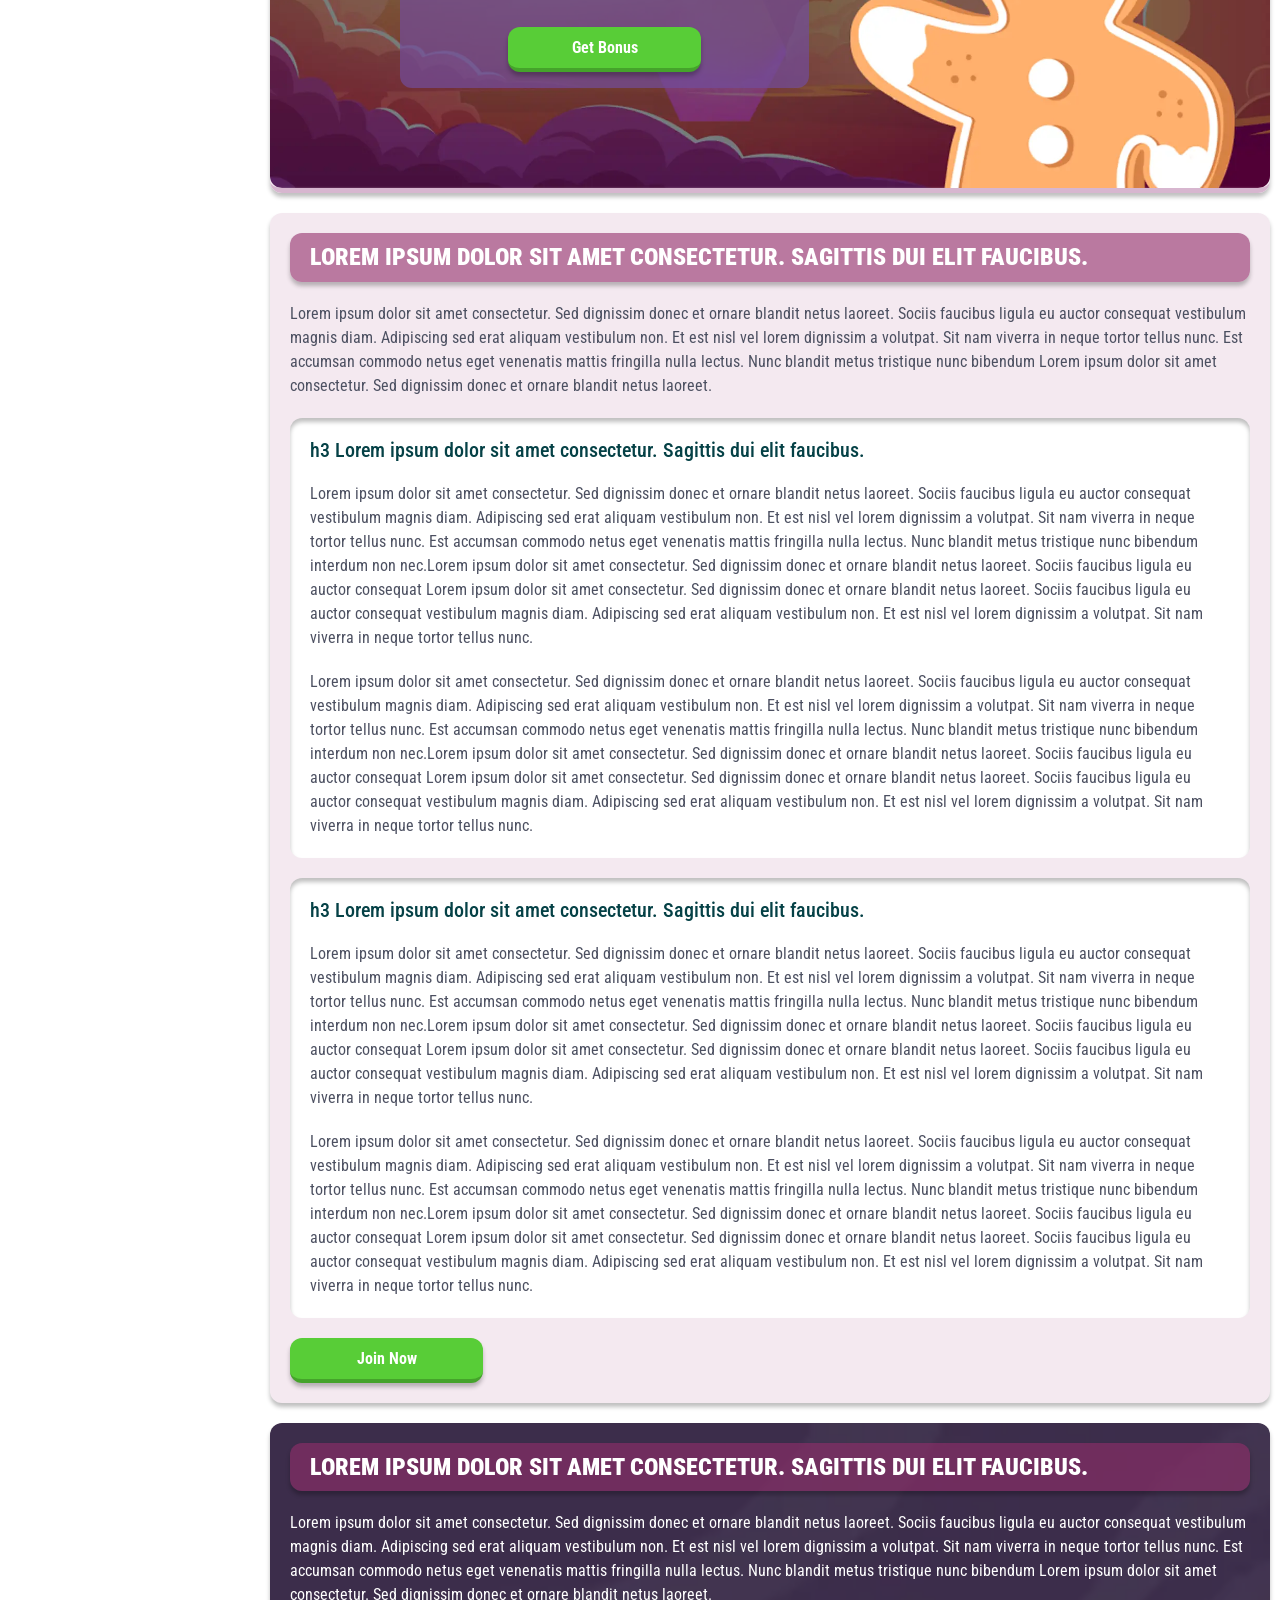
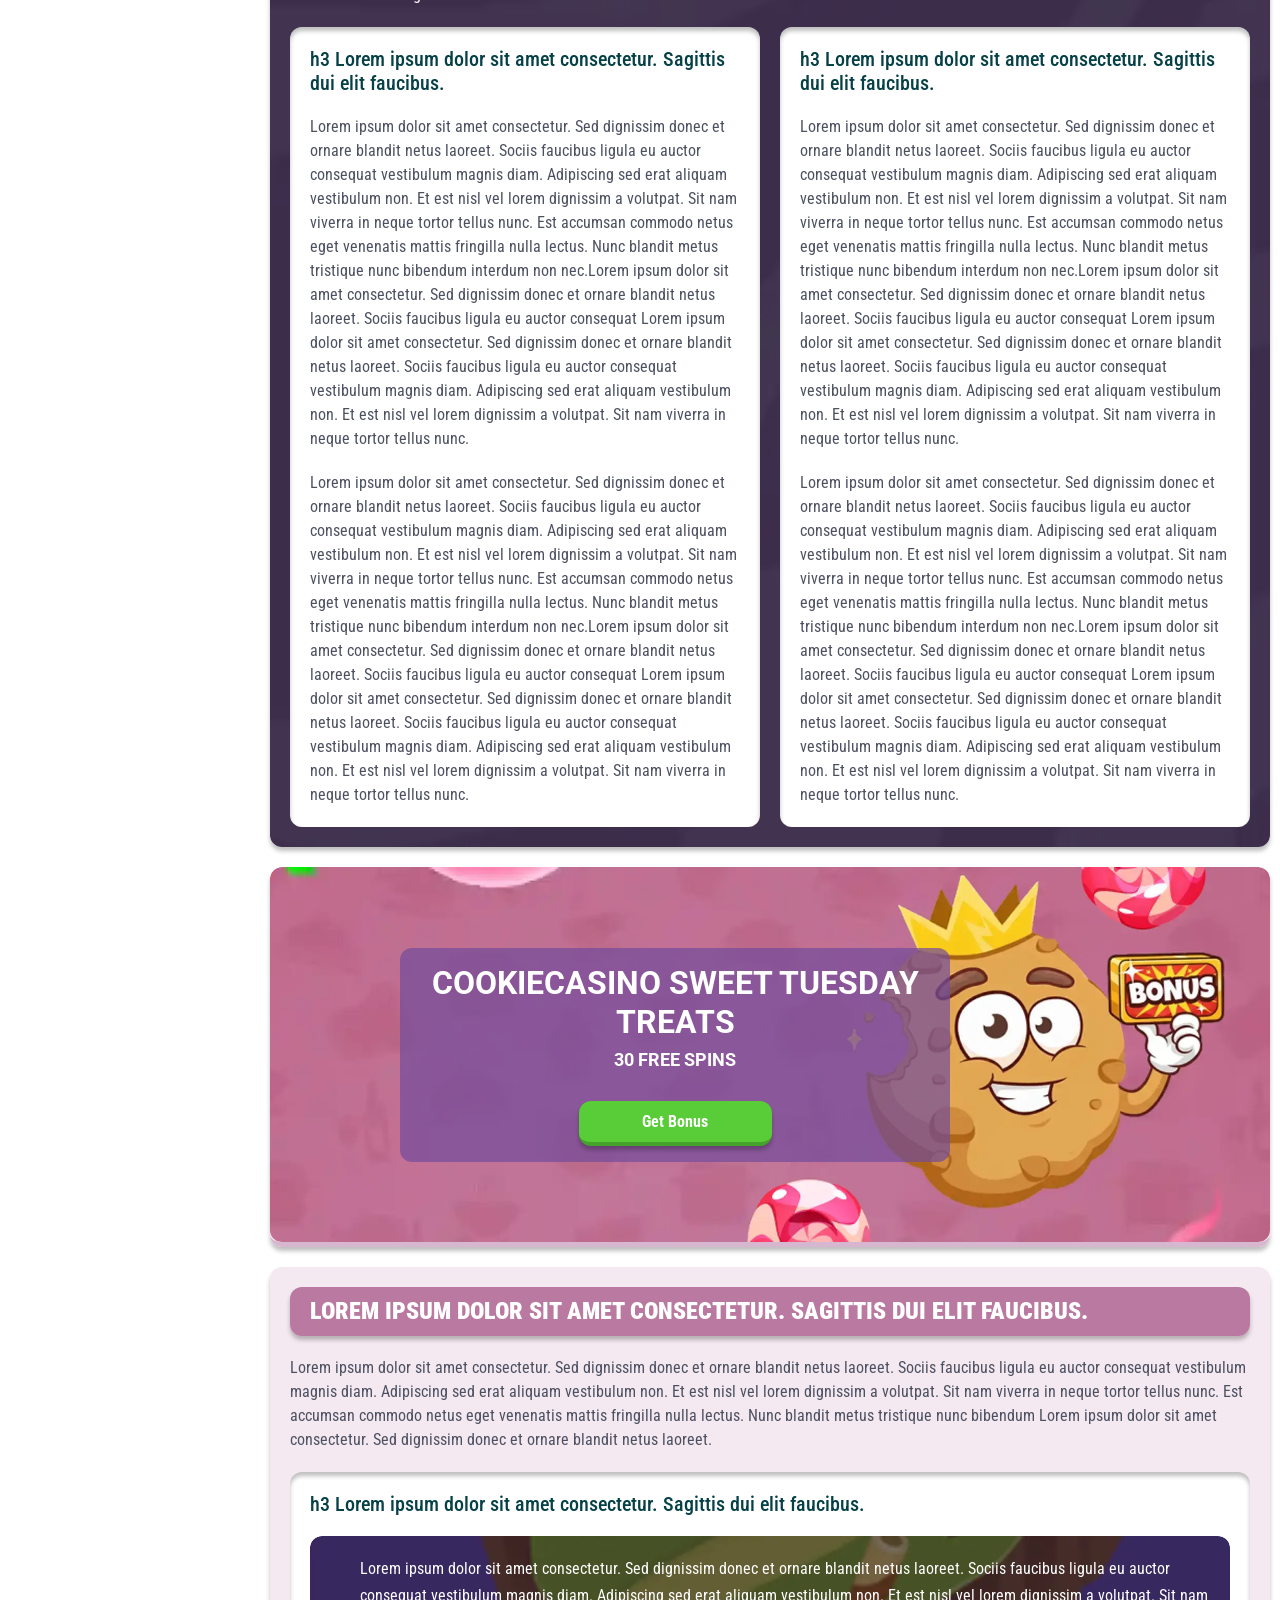
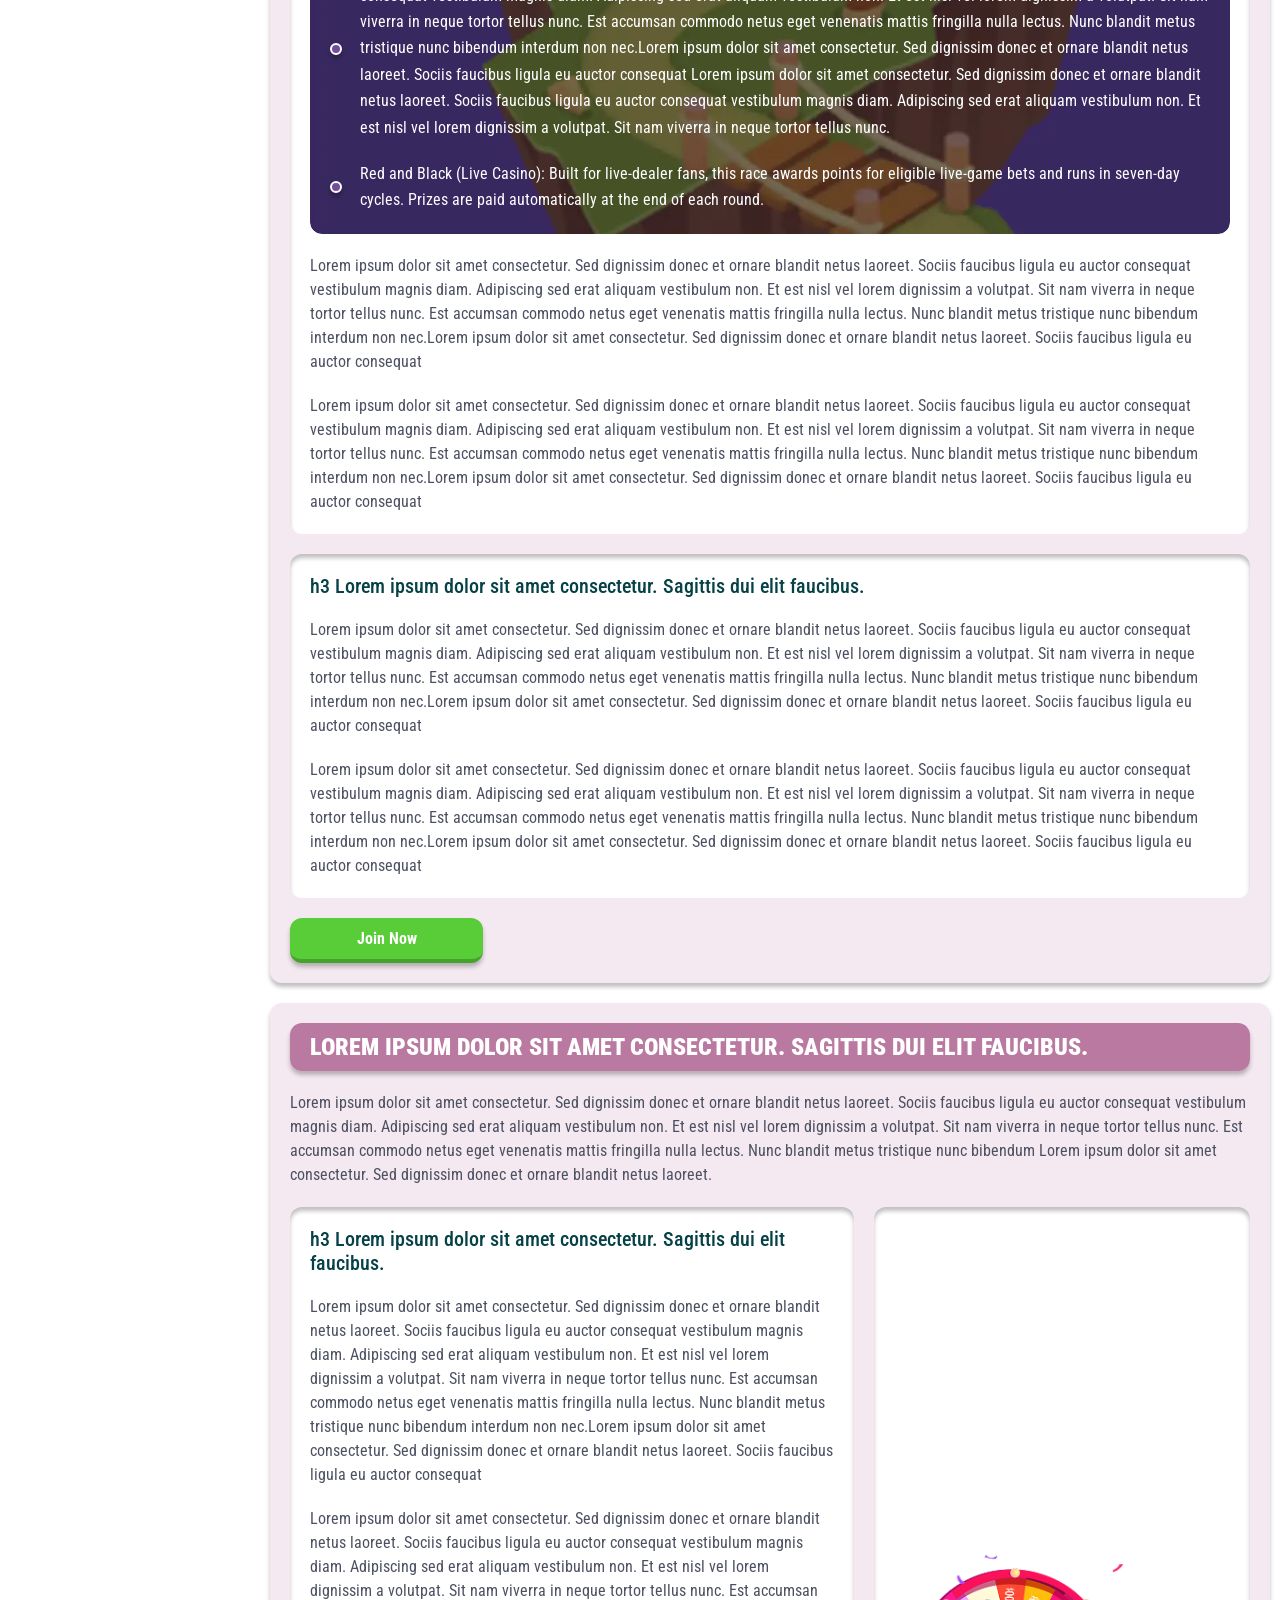
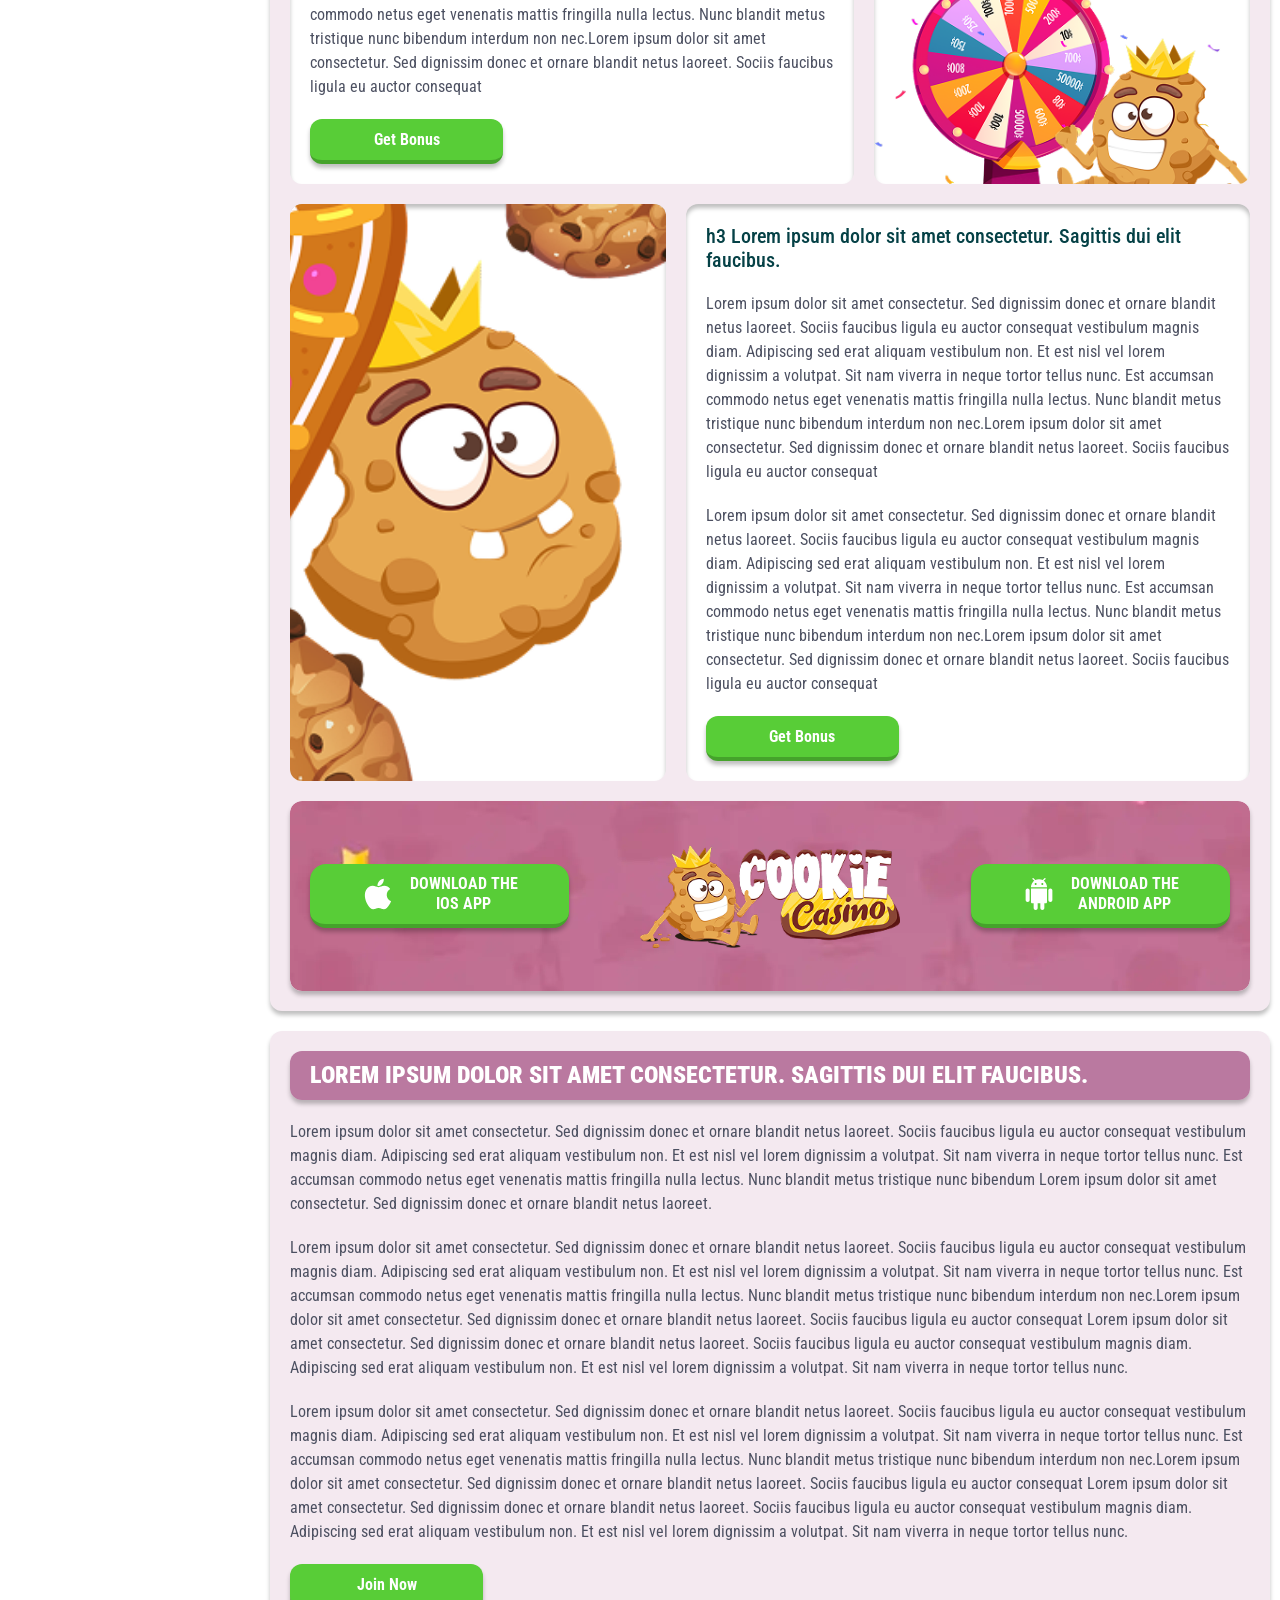
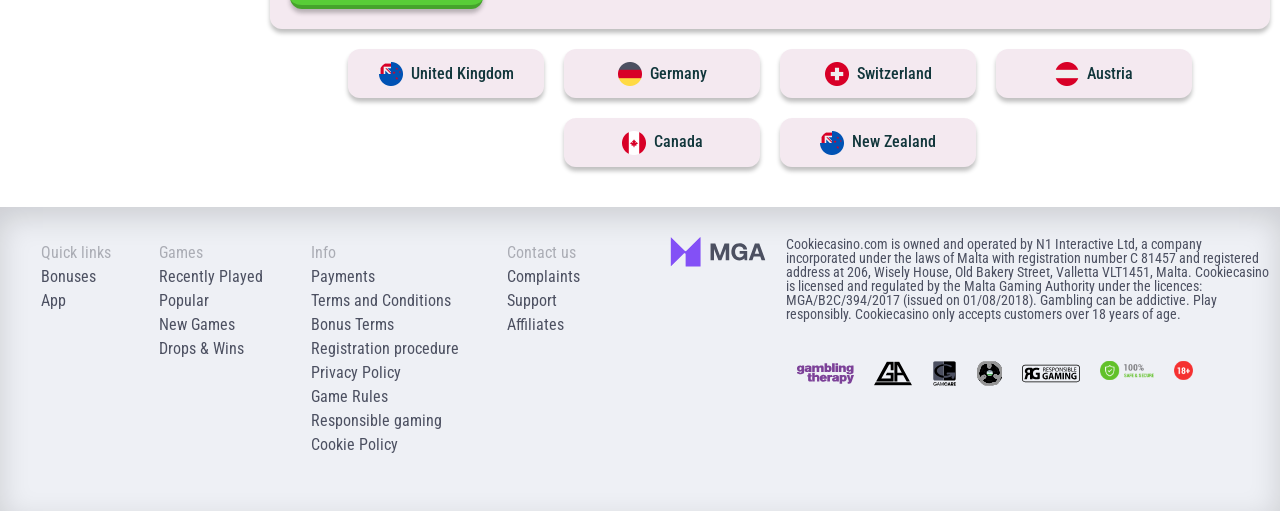
<file: bonus.html>
<!DOCTYPE html>
<html lang="en">
  <head>
    <meta charset="UTF-8" />

    <meta name="viewport" content="width=device-width, initial-scale=1.0" />
    <title>Exclusive Casino Promotions & Bonuses at CookieCasino</title>
    <meta name="description" content=" Discover exclusive casino promotions at CookieCasino: a generous welcome package, weekly reloads, free spins, VIP rewards, cashback, and tournaments. Join today for exciting offers and instant rewards. Terms apply." />
    <meta property="og:site_name" content="CookieCasino" />
    <meta property="og:title" content="Exclusive Casino Promotions & Bonuses at CookieCasino" />
    <meta property="og:type" content="website" />
    <meta property="og:url" content="http://cookie-casino.nz/bonus.html" />
    <meta property="og:image" content="og.png" />
    <meta property="og:image:alt" content="CookieCasino"/>
    <meta property="og:locale" content="en_NZ" />
    <meta property="og:description" content=" Discover exclusive casino promotions at CookieCasino: a generous welcome package, weekly reloads, free spins, VIP rewards, cashback, and tournaments. Join today for exciting offers and instant rewards. Terms apply." />
    <link rel="canonical" href="http://cookie-casino.nz/bonus.html">
    <link rel="preconnect" href="https://fonts.googleapis.com" />
    <link rel="preconnect" href="https://fonts.gstatic.com" crossorigin />
  <link href="https://fonts.googleapis.com/css2?family=Roboto:ital,wght@0,100..900;1,100..900&family=Roboto+Condensed:ital,wght@0,100..900;1,100..900&display=swap" rel="stylesheet">

    <link rel="stylesheet" href="./css/reset.css" />
    <link rel="stylesheet" href="./css/main.css" />
    <link rel="stylesheet" href="./css/media.css" />
    <link rel="icon" href="./images/favicon.png" type="image/x-icon" />
    <script
      src="https://code.jquery.com/jquery-3.6.1.min.js"
      integrity="sha256-o88AwQnZB+VDvE9tvIXrMQaPlFFSUTR+nldQm1LuPXQ="
      crossorigin="anonymous"
    ></script>
  </head>
  <body>
    <header class="header">
      <section class="content header__content">
          <nav class="menu header__menu">
          <ul class="header__menu-list">
            <li>
              <a href="./bonus.html">
                <span>Bonuses</span>
              </a>
            </li>
            <li>
              <a href="./app.html">
                <span>App</span>
              </a>
            </li>
            
          </ul>
          <div class="header__button header__button-menu">
            <a href="#" class="button button__login-menu">Log In</a>
            <a href="#" class="button button__menu">Register now</a>
          </div>
        </nav>
        <a href="/" class="logo header__logo"
          ><img src="./images/header/logo.svg" alt="logo" title
        /></a>
        <button class="header__btn-menu">
          <svg
            width="16px"
            height="16px"
            viewBox="0 0 16 16"
            xmlns="http://www.w3.org/2000/svg"
          >
            <rect y="0" width="16" height="3" rx="1.5"></rect>
            <rect y="6.5" width="16" height="3" rx="1.5"></rect>
            <rect y="13" width="16" height="3" rx="1.5"></rect>
          </svg>
        </button>

       

       

        <a href="#" class="button button__login">Log In</a>
        <a href="#" class="button button__singup">Register now</a>
            <div class="header__language">
                <div class="header__flag-wrap">
                  <a class="header__country" href="#">
                    <span><img src="./images/flag.png" alt=" Flag" title /></span>
                      
                  </a>
                </div>
                <!-- <div class="header__flag-menu">
                  <ul>
                    
                    <li>
                      <a href="#" class="header__flag-link">
                        <span>
                          <img src="./images/flag-at.png" alt="flag" title />
                        </span>
                        <span>at</span>
                      </a>
                    </li>
                    <li>
                      <a href="#" class="header__flag-link">
                        <span>
                          <img src="./images/flag-de.png" alt="flag" title />
                        </span>
                        <span>de</span>
                      </a>
                    </li>
                     <li>
                      <a href="#" class="header__flag-link">
                        <span>
                          <img src="./images/flag-ca.png" alt="flag" title />
                        </span>
                        <span>ca</span>
                      </a>
                    </li>
                    <li>
                      <a href="#" class="header__flag-link">
                        <span>
                          <img src="./images/flag-ch.png" alt="flag" title />
                        </span>
                        <span>ch</span>
                      </a>
                    </li>
                     <li>
                      <a href="#" class="header__flag-link">
                        <span>
                          <img src="./images/flag-nz.png" alt="flag" title />
                        </span>
                        <span>nz</span>
                      </a>
                    </li>
                    
                     
                  </ul>
                </div> -->
              </div>
      </section>
    </header>
    <main class="main home main-page">
      <section class="hero hero__page">
        <div class="background background-page-bonus">
           <img src="./images/main/bg-main.webp" alt="hero" title />
         <div class="background__decor background__decorPage">
              <img src="./images/bonus/decor-bg-bonus.png" alt="hero" title />
             
            </div>
        </div>
        <div class="hero__wrapper hero__wrapper-page">
          
          <div class="hero__data hero__data-page">
            <ul class="breadcrumbs">
              <li>
                <a href="/"> <span>Home</span></a>
              </li>
              <li>
                <a > <span>Bonuses</span></a>
              </li>
            </ul>
           <h1 class="title general hero__title">
              Exclusive Casino Promotions & Bonuses at Cookie Casino
                </h1>
<p class="hero__text">Discover exclusive casino promotions at CookieCasino: a generous welcome package, weekly reloads, free spins, VIP rewards, cashback, and tournaments. Join today for exciting offers and instant rewards. Terms apply.</p>
                <a href="#" class="button hero__button">Join Now</a>
          </div>
        </div>
      </section>
      <section class="main__wrap main__wrap-page">
        <aside class="sidebar sidebar-left sidebar-left-page">
          <div class="sidebar-left__review">
            <div class="menu__review-desk">Navigation</div>
            <ul class="menu__review">
              <li><a href="#">Lorem ipsum dolor sit amet consectetur. Sagittis dui elit faucibus.</a></li>
              <li><a href="#">Lorem ipsum dolor sit amet consectetur. Sagittis dui elit faucibus.</a></li>
              <li><a href="#">Lorem ipsum dolor sit amet consectetur. Sagittis dui elit faucibus.</a></li>
              <li><a href="#">Lorem ipsum dolor sit amet consectetur. Sagittis dui elit faucibus.</a></li>
              
            </ul>
          </div>
        </aside>
        <section class="content__wrapper content__wrapper-page">
          <section class="content menu-review__content">
            <div class="menu__review-desk menu__review-content">
          Navigation
            </div>
            <ul class="menu__review menu__review-list">
              <li><a href="#">Lorem ipsum dolor sit amet consectetur. Sagittis dui elit faucibus.</a></li>
              <li><a href="#">Lorem ipsum dolor sit amet consectetur. Sagittis dui elit faucibus.</a></li>
              <li><a href="#">Lorem ipsum dolor sit amet consectetur. Sagittis dui elit faucibus.</a></li>
              <li><a href="#">Lorem ipsum dolor sit amet consectetur. Sagittis dui elit faucibus.</a></li>
              
            </ul>
          </section>
          <section class="content article">
            <h2 class="title high article__title">Lorem ipsum dolor sit amet consectetur. Sagittis dui elit faucibus.</h2>
      <p>Lorem ipsum dolor sit amet consectetur. Sed dignissim donec et ornare blandit netus laoreet. Sociis faucibus ligula eu auctor consequat vestibulum magnis diam. Adipiscing sed erat aliquam vestibulum non. Et est nisl vel lorem dignissim a volutpat. Sit nam viverra in neque tortor tellus nunc. Est accumsan commodo netus eget venenatis mattis fringilla nulla lectus. Nunc blandit metus tristique nunc bibendum interdum non nec.Lorem ipsum dolor sit amet consectetur. Sed dignissim donec et ornare blandit netus laoreet. Sociis faucibus ligula eu auctor consequat vestibulum  Lorem ipsum dolor sit amet consectetur. Sed dignissim donec et ornare blandit netus laoreet. Sociis faucibus ligula eu auctor consequat vestibulum magnis diam. Adipiscing sed erat aliquam vestibulum non. Et est nisl vel lorem dignissim a volutpat. Sit nam viverra in neque tortor tellus nunc. Est accumsan commodo netus eget venenatis mattis fringilla nulla lectus. Nunc blandit metus tristique nunc bibendum interdum non nec.Lorem ipsum dolor sit amet consectetur. Sed dignissim donec et ornare blandit netus laoreet. Sociis faucibus ligula eu auctor consequat vestibulum  </p>
      <p>Lorem ipsum dolor sit amet consectetur. Sed dignissim donec et ornare blandit netus laoreet. Sociis faucibus ligula eu auctor consequat vestibulum magnis diam. Adipiscing sed erat aliquam vestibulum non. Et est nisl vel lorem dignissim a volutpat. Sit nam viverra in neque tortor tellus nunc. Est accumsan commodo netus eget venenatis mattis fringilla nulla lectus. Nunc blandit metus tristique nunc bibendum interdum non nec.Lorem ipsum dolor sit amet consectetur. Sed dignissim donec et ornare blandit netus laoreet. Sociis faucibus ligula eu auctor consequat vestibulum  Lorem ipsum dolor sit amet consectetur. Sed dignissim donec et ornare blandit netus laoreet. Sociis faucibus ligula eu auctor consequat vestibulum magnis diam. Adipiscing sed erat aliquam vestibulum non. Et est nisl vel lorem dignissim a volutpat. Sit nam viverra in neque tortor tellus nunc. Est accumsan commodo netus eget venenatis mattis fringilla nulla lectus. Nunc blandit metus tristique nunc bibendum interdum non nec.Lorem ipsum dolor sit amet consectetur. Sed dignissim donec et ornare blandit netus laoreet. Sociis faucibus ligula eu auctor consequat vestibulum  </p>
      <p>Lorem ipsum dolor sit amet consectetur. Sed dignissim donec et ornare blandit netus laoreet. Sociis faucibus ligula eu auctor consequat vestibulum magnis diam. Adipiscing sed erat aliquam vestibulum non. Et est nisl vel lorem dignissim a volutpat. </p>
      <p>Lorem ipsum dolor sit amet consectetur. Sed dignissim donec et ornare blandit netus laoreet. Sociis faucibus ligula eu auctor consequat vestibulum magnis diam. Adipiscing sed erat aliquam vestibulum non. Et est nisl vel lorem dignissim a volutpat. Sit nam viverra in neque tortor tellus nunc. Est accumsan commodo netus eget venenatis mattis fringilla nulla lectus. Nunc blandit metus tristique nunc bibendum Lorem ipsum dolor sit amet consectetur. Sed dignissim donec et ornare blandit netus laoreet. Sociis faucibus ligula eu auctor consequat vestibulum magnis diam. Adipiscing sed erat aliquam vestibulum non. Et est nisl vel lorem dignissim a volutpat. Sit nam viverra in neque tortor tellus nunc. Est accumsan commodo netus eget venenatis mattis fringilla nulla lectus. Nunc blandit metus tristique nunc bibendum </p>
          </section>
          
<section class="content article">
            <h2 class="title high article__title">Lorem ipsum dolor sit amet consectetur. Sagittis dui elit faucibus.</h2>
          <p>Lorem ipsum dolor sit amet consectetur. Sed dignissim donec et ornare blandit netus laoreet. Sociis faucibus ligula eu auctor consequat vestibulum magnis diam. Adipiscing sed erat aliquam vestibulum non. Et est nisl vel lorem dignissim a volutpat. Sit nam viverra in neque tortor tellus nunc. Est accumsan commodo netus eget venenatis mattis fringilla nulla lectus. Nunc blandit metus tristique nunc bibendum Lorem ipsum dolor sit amet consectetur. Sed dignissim donec et ornare blandit netus laoreet. </p>
          
 <div class="article__download">
          <h3>h3 Lorem ipsum dolor sit amet consectetur. Sagittis dui elit faucibus.</h3>
          <p>Lorem ipsum dolor sit amet consectetur. Sed dignissim donec et ornare blandit netus laoreet.</p>
           <div class="image ">
             <div class="background ">
                <img src="./images/bonus/bonus-img1.webp" alt="banner" title />
                </div>

              <ul class="">
                <li>First Deposit: 100% up to 150 NZD plus 120 free spins for Book of Dead (fallback title appears when necessary). Use code CAKE.</li>
                <li>Second Deposit: 50% up to 150 NZD plus 100 free spins for The Magic Cauldron – Enchanted Brew (fallback available). Use code SWEET.</li>
                
              </ul>
            </div>


          <p>Lorem ipsum dolor sit amet consectetur. Sed dignissim donec et ornare blandit netus laoreet. Sociis faucibus ligula eu auctor consequat vestibulum magnis diam. Adipiscing sed erat aliquam vestibulum non. Et est nisl vel lorem dignissim a volutpat. Sit nam viverra in neque tortor tellus nunc. Est accumsan commodo netus eget venenatis mattis fringilla nulla lectus. Nunc blandit metus tristique nunc bibendum Lorem ipsum dolor sit amet consectetur. Sed dignissim donec et ornare blandit netus laoreet. Sociis faucibus ligula eu auctor consequat vestibulum magnis diam. Adipiscing sed erat aliquam vestibulum non. Et est nisl vel lorem dignissim a volutpat. Sit nam viverra in neque tortor tellus nunc. Est accumsan commodo netus eget venenatis mattis fringilla nulla lectus. Nunc blandit metus tristique nunc bibendum </p>
          <p>Lorem ipsum dolor sit amet consectetur. Sed dignissim donec et ornare blandit netus laoreet. Sociis faucibus ligula eu auctor consequat vestibulum magnis diam. Adipiscing sed erat aliquam vestibulum non. Et est nisl vel lorem dignissim a volutpat. Sit nam viverra in neque tortor tellus nunc. Est accumsan commodo netus eget venenatis mattis fringilla nulla lectus. Nunc blandit metus tristique nunc bibendum Lorem ipsum dolor sit amet consectetur. Sed dignissim donec et ornare blandit netus laoreet. Sociis faucibus ligula eu auctor consequat vestibulum magnis diam. Adipiscing sed erat aliquam vestibulum non. Et est nisl vel lorem dignissim a volutpat. Sit nam viverra in neque tortor tellus nunc. Est accumsan commodo netus eget venenatis mattis fringilla nulla lectus. Nunc blandit metus tristique nunc bibendum </p>
         </div>
          <div class="article__download">
          <h3>h3 Lorem ipsum dolor sit amet consectetur. Sagittis dui elit faucibus.</h3>
          <p>Lorem ipsum dolor sit amet consectetur. Sed dignissim donec et ornare blandit netus laoreet. Sociis faucibus ligula eu auctor consequat vestibulum magnis diam. Adipiscing sed erat aliquam vestibulum non. Et est nisl vel lorem dignissim a volutpat. </p>
           <div class="image ">
             <div class="background ">
                <img src="./images/bonus/bonus-img1.webp" alt="banner" title />
                </div>

              <ol class="">
                <li>Register an account and choose NZD as your currency.</li>
                <li>Open the cashier and make your first deposit.</li>
                <li>Enter the correct bonus code (first CAKE, then SWEET next time) and click Add before confirming the payment.</li>
                <li>Check your profile for the bonus and watch for free‑spin batches to arrive (the first 30 spins are credited immediately on the first deposit; further batches follow every 24 hours).</li>
                
              </ol>
            </div>


          <p>Lorem ipsum dolor sit amet consectetur. Sed dignissim donec et ornare blandit netus laoreet. Sociis faucibus ligula eu auctor consequat vestibulum magnis diam. Adipiscing sed erat aliquam vestibulum non. Et est nisl vel lorem dignissim a volutpat. Sit nam viverra in neque tortor tellus nunc. Est accumsan commodo netus eget venenatis mattis fringilla nulla lectus. Nunc blandit metus tristique nunc bibendum Lorem ipsum dolor sit amet consectetur. Sed dignissim donec et ornare blandit netus laoreet. Sociis faucibus ligula eu auctor consequat vestibulum magnis diam. Adipiscing sed erat aliquam vestibulum non. Et est nisl vel lorem dignissim a volutpat. Sit nam viverra in neque tortor tellus nunc. Est accumsan commodo netus eget venenatis mattis fringilla nulla lectus. Nunc blandit metus tristique nunc bibendum</p>
         </div>
          <div class="article__download">
          <h3>h3 Lorem ipsum dolor sit amet consectetur. Sagittis dui elit faucibus.</h3>
          <p>Lorem ipsum dolor sit amet consectetur. Sed dignissim donec et ornare blandit netus laoreet. Sociis faucibus ligula eu auctor consequat vestibulum magnis diam. Adipiscing sed erat aliquam vestibulum non. Et est nisl vel lorem dignissim a volutpat. </p>
           <div class="image ">
             <div class="background ">
                <img src="./images/bonus/bonus-img1.webp" alt="banner" title />
                </div>

              <ul class="">
                <li>Wagering requirements: bonus money and any free‑spin winnings must be played through before withdrawal. The exact multiplier and qualifying games are stated in the rules.</li>
                <li>Bonus validity: each bonus has an active period; unused funds or spins can expire if you don’t play them in time.</li>
                <li>Eligible games: some titles contribute less or do not contribute to wagering; the game list is posted on the site.</li>
                <li>Max bet with an active bonus: 6.5 NZD per spin while wagering is in progress.</li>
                <li>Minimum deposit: the bonus page shows the current threshold for each step; follow the on‑screen guidance when you claim.</li>
              </ul>
            </div>


          <p>Lorem ipsum dolor sit amet consectetur. Sed dignissim donec et ornare blandit netus laoreet. Sociis faucibus ligula eu auctor consequat vestibulum magnis diam. Adipiscing sed erat aliquam vestibulum non. Et est nisl vel lorem dignissim a volutpat. Sit nam viverra in neque tortor tellus nunc. Est accumsan commodo netus eget venenatis mattis fringilla nulla lectus. Nunc blandit metus tristique nunc bibendum Lorem ipsum dolor sit amet consectetur. Sed dignissim donec et ornare blandit netus laoreet. Sociis faucibus ligula eu auctor consequat vestibulum magnis diam. Adipiscing sed erat aliquam vestibulum non. Et est nisl vel lorem dignissim a volutpat. Sit nam viverra in neque tortor tellus nunc. Est accumsan commodo netus eget venenatis mattis fringilla nulla lectus. Nunc blandit metus tristique nunc bibendum</p>
         </div>
           <a href="" class="button">Join Now</a>
        </section>
        <section class="content banner banner__main">
            <div class="background banner__background">
              <img src="./images/main/banner-main1.webp" alt="banner" title />
             
            </div>
            <div class="banner__info">
              <h2 class="title high banner__title-main">
    First Deposit Bonus
              </h2>
<p class="banner__subtitle"> 100% up to € / $ 100 + 120 Free Spins</p>
              <a href="#" class="button banner__button">Get Bonus</a>
              
            </div>
          </section>
          <section class="content article">
            <h2 class="title high article__title">Lorem ipsum dolor sit amet consectetur. Sagittis dui elit faucibus.</h2>
          <p>Lorem ipsum dolor sit amet consectetur. Sed dignissim donec et ornare blandit netus laoreet. Sociis faucibus ligula eu auctor consequat vestibulum magnis diam. Adipiscing sed erat aliquam vestibulum non. Et est nisl vel lorem dignissim a volutpat. Sit nam viverra in neque tortor tellus nunc. Est accumsan commodo netus eget venenatis mattis fringilla nulla lectus. Nunc blandit metus tristique nunc bibendum Lorem ipsum dolor sit amet consectetur. Sed dignissim donec et ornare blandit netus laoreet. </p>
          <div class="article__downloadFlex">
             <div class="article__download  imageBox">
  <div class=" bonus__image ">
                <img src="./images/bonus/decor-bonus1.png" alt="banner" title />
                </div>
             </div>
             <div class="article__download bonus__content">
          <h3>h3 Lorem ipsum dolor sit amet consectetur. Sagittis dui elit faucibus.</h3>
          <p>Lorem ipsum dolor sit amet consectetur. Sed dignissim donec et ornare blandit netus laoreet. Sociis faucibus ligula eu auctor consequat vestibulum magnis diam. Adipiscing sed erat aliquam vestibulum non. Et est nisl vel lorem dignissim a volutpat. Sit nam viverra in neque tortor tellus nunc. Est accumsan commodo netus eget venenatis mattis fringilla nulla lectus. Nunc blandit metus tristique nunc bibendum interdum non nec.Lorem ipsum dolor sit amet consectetur.Lorem ipsum dolor sit amet consectetur. Sed dignissim donec et ornare blandit netus laoreet. Sociis faucibus ligula eu auctor consequat vestibulum magnis diam. Adipiscing sed erat aliquam vestibulum non. Et est nisl vel lorem dignissim a volutpat. Sit nam viverra in neque tortor tellus nunc. Est accumsan commodo netus eget venenatis mattis fringilla nulla lectus. Nunc blandit metus tristique nunc bibendum interdum non nec.Lorem ipsum dolor sit amet consectetur. Sed dignissim donec et ornare blandit netus laoreet. Sociis faucibus ligula eu auctor consequat vestibulum  </p>
          
            <a href="" class="button">Get Bonus</a>
           

         </div>
          </div>
            <div class="article__downloadFlex">
             
             <div class="article__download bonus__content">
          <h3>h3 Lorem ipsum dolor sit amet consectetur. Sagittis dui elit faucibus.</h3>
          <p>Lorem ipsum dolor sit amet consectetur. Sed dignissim donec et ornare blandit netus laoreet. Sociis faucibus ligula eu auctor consequat vestibulum magnis diam. Adipiscing sed erat aliquam vestibulum non. Et est nisl vel lorem dignissim a volutpat. Sit nam viverra in neque tortor tellus nunc. Est accumsan commodo netus eget venenatis mattis fringilla nulla lectus. Nunc blandit metus tristique nunc bibendum interdum non nec.Lorem ipsum dolor sit amet consectetur.Lorem ipsum dolor sit amet consectetur. Sed dignissim donec et ornare blandit netus laoreet. Sociis faucibus ligula eu auctor consequat vestibulum magnis diam. Adipiscing sed erat aliquam vestibulum non. Et est nisl vel lorem dignissim a volutpat. Sit nam viverra in neque tortor tellus nunc. Est accumsan commodo netus eget venenatis mattis fringilla nulla lectus. Nunc blandit metus tristique nunc bibendum interdum non nec.Lorem ipsum dolor sit amet consectetur. Sed dignissim donec et ornare blandit netus laoreet. Sociis faucibus ligula eu auctor consequat vestibulum  </p>
          
            <a href="" class="button">Get Bonus</a>
           

         </div>
         <div class="article__download  imageBox">
  <div class="bonus__image bonus__image2 ">
                <img src="./images/bonus/decor-bonus2.png" alt="banner" title />
                </div>
             </div>
          </div>
        </section>
        <section class="content article">
            <h2 class="title high article__title">Lorem ipsum dolor sit amet consectetur. Sagittis dui elit faucibus.</h2>
          <p>Lorem ipsum dolor sit amet consectetur. Sed dignissim donec et ornare blandit netus laoreet. Sociis faucibus ligula eu auctor consequat vestibulum magnis diam. Adipiscing sed erat aliquam vestibulum non. Et est nisl vel lorem dignissim a volutpat. Sit nam viverra in neque tortor tellus nunc. Est accumsan commodo netus eget venenatis mattis fringilla nulla lectus. Nunc blandit metus tristique nunc bibendum Lorem ipsum dolor sit amet consectetur. Sed dignissim donec et ornare blandit netus laoreet. </p>
            <div class="article__downloadFlex">
              
 <div class="article__download">
   <div class="">
                <img src="./images/bonus/bonus-img2.webp" alt="banner" title />
                </div>
          <h3>h3 Lorem ipsum dolor sit amet consectetur. Sagittis dui elit faucibus.</h3>
          <p>Lorem ipsum dolor sit amet consectetur. Sed dignissim donec et ornare blandit netus laoreet. Sociis faucibus ligula eu auctor consequat vestibulum magnis diam. Adipiscing sed erat aliquam vestibulum non. Et est nisl vel lorem dignissim a volutpat. Sit nam viverra in neque tortor tellus nunc. Est accumsan commodo netus eget venenatis mattis fringilla nulla lectus. Nunc blandit metus tristique nunc bibendum interdum non nec.Lorem ipsum dolor sit amet consectetur.Lorem ipsum dolor sit amet consectetur. Sed dignissim donec et ornare blandit netus laoreet. Sociis faucibus ligula eu auctor consequat vestibulum magnis diam. Adipiscing sed erat aliquam vestibulum non</p>
          <p>Lorem ipsum dolor sit amet consectetur. Sed dignissim donec et ornare blandit netus laoreet. Sociis faucibus ligula eu auctor consequat vestibulum magnis diam. Adipiscing sed erat aliquam vestibulum non. Et est nisl vel lorem dignissim a volutpat. Sit nam viverra in neque tortor tellus nunc. Est accumsan commodo netus eget venenatis mattis fringilla nulla lectus. Nunc blandit metus tristique nunc bibendum interdum non nec.Lorem ipsum dolor sit amet consectetur.Lorem ipsum dolor sit amet consectetur. Sed dignissim donec et ornare blandit netus laoreet. Sociis faucibus ligula eu auctor consequat vestibulum magnis diam. Adipiscing sed erat aliquam vestibulum non</p>
         
            <a href="" class="button">Join Now</a>
            

         </div>
          <div class="article__download">
   <div class="">
                <img src="./images/bonus/bonus-img3.webp" alt="banner" title />
                </div>
          <h3>h3 Lorem ipsum dolor sit amet consectetur. Sagittis dui elit faucibus.</h3>
          <p>Lorem ipsum dolor sit amet consectetur. Sed dignissim donec et ornare blandit netus laoreet. Sociis faucibus ligula eu auctor consequat vestibulum magnis diam. Adipiscing sed erat aliquam vestibulum non. Et est nisl vel lorem dignissim a volutpat. Sit nam viverra in neque tortor tellus nunc. Est accumsan commodo netus eget venenatis mattis fringilla nulla lectus. Nunc blandit metus tristique nunc bibendum interdum non nec.Lorem ipsum dolor sit amet consectetur.Lorem ipsum dolor sit amet consectetur. Sed dignissim donec et ornare blandit netus laoreet. Sociis faucibus ligula eu auctor consequat vestibulum magnis diam. Adipiscing sed erat aliquam vestibulum non</p>
          <p>Lorem ipsum dolor sit amet consectetur. Sed dignissim donec et ornare blandit netus laoreet. Sociis faucibus ligula eu auctor consequat vestibulum magnis diam. Adipiscing sed erat aliquam vestibulum non. Et est nisl vel lorem dignissim a volutpat. Sit nam viverra in neque tortor tellus nunc. Est accumsan commodo netus eget venenatis mattis fringilla nulla lectus. Nunc blandit metus tristique nunc bibendum interdum non nec.Lorem ipsum dolor sit amet consectetur.Lorem ipsum dolor sit amet consectetur. Sed dignissim donec et ornare blandit netus laoreet. Sociis faucibus ligula eu auctor consequat vestibulum magnis diam. Adipiscing sed erat aliquam vestibulum non</p>
         
            <a href="" class="button">Join Now</a>
            

         </div>
            </div> 
        </section>
        <section class="content banner banner__main banner__start">
            <div class="background banner__background">
              <img src="./images/main/banner-main2.webp" alt="banner" title />
              
            </div>
            <div class="banner__info">
              <h2 class="title high banner__title-main">
  Second Deposit Bonus
                
              </h2>
<p class="banner__subtitle">50% up to € / $ 100 + 100 Free Spins</p>
              <a href="#" class="button banner__button">Get Bonus</a>
              
            </div>
          </section>
          
<section class="content article">
            <h2 class="title high article__title">Lorem ipsum dolor sit amet consectetur. Sagittis dui elit faucibus.</h2>
          <p>Lorem ipsum dolor sit amet consectetur. Sed dignissim donec et ornare blandit netus laoreet. Sociis faucibus ligula eu auctor consequat vestibulum magnis diam. Adipiscing sed erat aliquam vestibulum non. Et est nisl vel lorem dignissim a volutpat. Sit nam viverra in neque tortor tellus nunc. Est accumsan commodo netus eget venenatis mattis fringilla nulla lectus. Nunc blandit metus tristique nunc bibendum Lorem ipsum dolor sit amet consectetur. Sed dignissim donec et ornare blandit netus laoreet. </p>
          <div class="article__download">
          <h3>h3 Lorem ipsum dolor sit amet consectetur. Sagittis dui elit faucibus.</h3>
          <p>Lorem ipsum dolor sit amet consectetur. Sed dignissim donec et ornare blandit netus laoreet. Sociis faucibus ligula eu auctor consequat vestibulum magnis diam. Adipiscing sed erat aliquam vestibulum non. Et est nisl vel lorem dignissim a volutpat. Sit nam viverra in neque tortor tellus nunc. Est accumsan commodo netus eget venenatis mattis fringilla nulla lectus. Nunc blandit metus tristique nunc bibendum interdum non nec.Lorem ipsum dolor sit amet consectetur. Sed dignissim donec et ornare blandit netus laoreet. Sociis faucibus ligula eu auctor consequat Lorem ipsum dolor sit amet consectetur. Sed dignissim donec et ornare blandit netus laoreet. Sociis faucibus ligula eu auctor consequat vestibulum magnis diam. Adipiscing sed erat aliquam vestibulum non. Et est nisl vel lorem dignissim a volutpat. Sit nam viverra in neque tortor tellus nunc. </p>

          <p>Lorem ipsum dolor sit amet consectetur. Sed dignissim donec et ornare blandit netus laoreet. Sociis faucibus ligula eu auctor consequat vestibulum magnis diam. Adipiscing sed erat aliquam vestibulum non. Et est nisl vel lorem dignissim a volutpat. Sit nam viverra in neque tortor tellus nunc. Est accumsan commodo netus eget venenatis mattis fringilla nulla lectus. Nunc blandit metus tristique nunc bibendum interdum non nec.Lorem ipsum dolor sit amet consectetur. Sed dignissim donec et ornare blandit netus laoreet. Sociis faucibus ligula eu auctor consequat Lorem ipsum dolor sit amet consectetur. Sed dignissim donec et ornare blandit netus laoreet. Sociis faucibus ligula eu auctor consequat vestibulum magnis diam. Adipiscing sed erat aliquam vestibulum non. Et est nisl vel lorem dignissim a volutpat. Sit nam viverra in neque tortor tellus nunc. </p>
          </div>
            <div class="article__download">
          <h3>h3 Lorem ipsum dolor sit amet consectetur. Sagittis dui elit faucibus.</h3>
          <p>Lorem ipsum dolor sit amet consectetur. Sed dignissim donec et ornare blandit netus laoreet. Sociis faucibus ligula eu auctor consequat vestibulum magnis diam. Adipiscing sed erat aliquam vestibulum non. Et est nisl vel lorem dignissim a volutpat. Sit nam viverra in neque tortor tellus nunc. Est accumsan commodo netus eget venenatis mattis fringilla nulla lectus. Nunc blandit metus tristique nunc bibendum interdum non nec.Lorem ipsum dolor sit amet consectetur. Sed dignissim donec et ornare blandit netus laoreet. Sociis faucibus ligula eu auctor consequat Lorem ipsum dolor sit amet consectetur. Sed dignissim donec et ornare blandit netus laoreet. Sociis faucibus ligula eu auctor consequat vestibulum magnis diam. Adipiscing sed erat aliquam vestibulum non. Et est nisl vel lorem dignissim a volutpat. Sit nam viverra in neque tortor tellus nunc. </p>

          <p>Lorem ipsum dolor sit amet consectetur. Sed dignissim donec et ornare blandit netus laoreet. Sociis faucibus ligula eu auctor consequat vestibulum magnis diam. Adipiscing sed erat aliquam vestibulum non. Et est nisl vel lorem dignissim a volutpat. Sit nam viverra in neque tortor tellus nunc. Est accumsan commodo netus eget venenatis mattis fringilla nulla lectus. Nunc blandit metus tristique nunc bibendum interdum non nec.Lorem ipsum dolor sit amet consectetur. Sed dignissim donec et ornare blandit netus laoreet. Sociis faucibus ligula eu auctor consequat Lorem ipsum dolor sit amet consectetur. Sed dignissim donec et ornare blandit netus laoreet. Sociis faucibus ligula eu auctor consequat vestibulum magnis diam. Adipiscing sed erat aliquam vestibulum non. Et est nisl vel lorem dignissim a volutpat. Sit nam viverra in neque tortor tellus nunc. </p>
          </div>
          
  <a href="" class="button">Join Now</a>
        </section>
        <section class="content article article__background">
          <div class="background ">
                <img src="./images/main/main-img4.webp" alt="banner" title />
                </div>
            <h2 class="title high article__title">Lorem ipsum dolor sit amet consectetur. Sagittis dui elit faucibus.</h2>
          <p>Lorem ipsum dolor sit amet consectetur. Sed dignissim donec et ornare blandit netus laoreet. Sociis faucibus ligula eu auctor consequat vestibulum magnis diam. Adipiscing sed erat aliquam vestibulum non. Et est nisl vel lorem dignissim a volutpat. Sit nam viverra in neque tortor tellus nunc. Est accumsan commodo netus eget venenatis mattis fringilla nulla lectus. Nunc blandit metus tristique nunc bibendum Lorem ipsum dolor sit amet consectetur. Sed dignissim donec et ornare blandit netus laoreet. </p>
            <div class="article__downloadFlex">
               <div class="article__download">
          <h3>h3 Lorem ipsum dolor sit amet consectetur. Sagittis dui elit faucibus.</h3>
          <p>Lorem ipsum dolor sit amet consectetur. Sed dignissim donec et ornare blandit netus laoreet. Sociis faucibus ligula eu auctor consequat vestibulum magnis diam. Adipiscing sed erat aliquam vestibulum non. Et est nisl vel lorem dignissim a volutpat. Sit nam viverra in neque tortor tellus nunc. Est accumsan commodo netus eget venenatis mattis fringilla nulla lectus. Nunc blandit metus tristique nunc bibendum interdum non nec.Lorem ipsum dolor sit amet consectetur. Sed dignissim donec et ornare blandit netus laoreet. Sociis faucibus ligula eu auctor consequat Lorem ipsum dolor sit amet consectetur. Sed dignissim donec et ornare blandit netus laoreet. Sociis faucibus ligula eu auctor consequat vestibulum magnis diam. Adipiscing sed erat aliquam vestibulum non. Et est nisl vel lorem dignissim a volutpat. Sit nam viverra in neque tortor tellus nunc. </p>
          <p>Lorem ipsum dolor sit amet consectetur. Sed dignissim donec et ornare blandit netus laoreet. Sociis faucibus ligula eu auctor consequat vestibulum magnis diam. Adipiscing sed erat aliquam vestibulum non. Et est nisl vel lorem dignissim a volutpat. Sit nam viverra in neque tortor tellus nunc. Est accumsan commodo netus eget venenatis mattis fringilla nulla lectus. Nunc blandit metus tristique nunc bibendum interdum non nec.Lorem ipsum dolor sit amet consectetur. Sed dignissim donec et ornare blandit netus laoreet. Sociis faucibus ligula eu auctor consequat Lorem ipsum dolor sit amet consectetur. Sed dignissim donec et ornare blandit netus laoreet. Sociis faucibus ligula eu auctor consequat vestibulum magnis diam. Adipiscing sed erat aliquam vestibulum non. Et est nisl vel lorem dignissim a volutpat. Sit nam viverra in neque tortor tellus nunc. </p>
               </div>
               <div class="article__download">
          <h3>h3 Lorem ipsum dolor sit amet consectetur. Sagittis dui elit faucibus.</h3>
          <p>Lorem ipsum dolor sit amet consectetur. Sed dignissim donec et ornare blandit netus laoreet. Sociis faucibus ligula eu auctor consequat vestibulum magnis diam. Adipiscing sed erat aliquam vestibulum non. Et est nisl vel lorem dignissim a volutpat. Sit nam viverra in neque tortor tellus nunc. Est accumsan commodo netus eget venenatis mattis fringilla nulla lectus. Nunc blandit metus tristique nunc bibendum interdum non nec.Lorem ipsum dolor sit amet consectetur. Sed dignissim donec et ornare blandit netus laoreet. Sociis faucibus ligula eu auctor consequat Lorem ipsum dolor sit amet consectetur. Sed dignissim donec et ornare blandit netus laoreet. Sociis faucibus ligula eu auctor consequat vestibulum magnis diam. Adipiscing sed erat aliquam vestibulum non. Et est nisl vel lorem dignissim a volutpat. Sit nam viverra in neque tortor tellus nunc. </p>
          <p>Lorem ipsum dolor sit amet consectetur. Sed dignissim donec et ornare blandit netus laoreet. Sociis faucibus ligula eu auctor consequat vestibulum magnis diam. Adipiscing sed erat aliquam vestibulum non. Et est nisl vel lorem dignissim a volutpat. Sit nam viverra in neque tortor tellus nunc. Est accumsan commodo netus eget venenatis mattis fringilla nulla lectus. Nunc blandit metus tristique nunc bibendum interdum non nec.Lorem ipsum dolor sit amet consectetur. Sed dignissim donec et ornare blandit netus laoreet. Sociis faucibus ligula eu auctor consequat Lorem ipsum dolor sit amet consectetur. Sed dignissim donec et ornare blandit netus laoreet. Sociis faucibus ligula eu auctor consequat vestibulum magnis diam. Adipiscing sed erat aliquam vestibulum non. Et est nisl vel lorem dignissim a volutpat. Sit nam viverra in neque tortor tellus nunc. </p>
               </div>
            </div>
        </section>
          <section class="content banner banner__main banner__start">
            <div class="background banner__background">
              <img src="./images/main/banner-main3.webp" alt="banner" title />
         
            </div>
            <div class="banner__info">
              <h2 class="title high banner__title-main">
  CookieCasino Sweet Tuesday Treats
              </h2>
<p class="banner__subtitle"> 30 Free Spins</p>
              <a href="#" class="button banner__button">Get Bonus</a>
              
            </div>
          </section>
          
<section class="content article">
            <h2 class="title high article__title">Lorem ipsum dolor sit amet consectetur. Sagittis dui elit faucibus.</h2>
          <p>Lorem ipsum dolor sit amet consectetur. Sed dignissim donec et ornare blandit netus laoreet. Sociis faucibus ligula eu auctor consequat vestibulum magnis diam. Adipiscing sed erat aliquam vestibulum non. Et est nisl vel lorem dignissim a volutpat. Sit nam viverra in neque tortor tellus nunc. Est accumsan commodo netus eget venenatis mattis fringilla nulla lectus. Nunc blandit metus tristique nunc bibendum Lorem ipsum dolor sit amet consectetur. Sed dignissim donec et ornare blandit netus laoreet. </p>
           <div class="article__download">
          <h3>h3 Lorem ipsum dolor sit amet consectetur. Sagittis dui elit faucibus.</h3>
             <div class="image ">
             <div class="background background-page">
                <img src="./images/bonus/bonus-img4.webp" alt="banner" title />
                </div>

              <ul class="">
                <li>Lorem ipsum dolor sit amet consectetur. Sed dignissim donec et ornare blandit netus laoreet. Sociis faucibus ligula eu auctor consequat vestibulum magnis diam. Adipiscing sed erat aliquam vestibulum non. Et est nisl vel lorem dignissim a volutpat. Sit nam viverra in neque tortor tellus nunc. Est accumsan commodo netus eget venenatis mattis fringilla nulla lectus. Nunc blandit metus tristique nunc bibendum interdum non nec.Lorem ipsum dolor sit amet consectetur. Sed dignissim donec et ornare blandit netus laoreet. Sociis faucibus ligula eu auctor consequat Lorem ipsum dolor sit amet consectetur. Sed dignissim donec et ornare blandit netus laoreet. Sociis faucibus ligula eu auctor consequat vestibulum magnis diam. Adipiscing sed erat aliquam vestibulum non. Et est nisl vel lorem dignissim a volutpat. Sit nam viverra in neque tortor tellus nunc. </li>
                <li>Red and Black (Live Casino): Built for live‑dealer fans, this race awards points for eligible live‑game bets and runs in seven‑day cycles. Prizes are paid automatically at the end of each round.</li>
               
              </ul>
            </div>
          <p>Lorem ipsum dolor sit amet consectetur. Sed dignissim donec et ornare blandit netus laoreet. Sociis faucibus ligula eu auctor consequat vestibulum magnis diam. Adipiscing sed erat aliquam vestibulum non. Et est nisl vel lorem dignissim a volutpat. Sit nam viverra in neque tortor tellus nunc. Est accumsan commodo netus eget venenatis mattis fringilla nulla lectus. Nunc blandit metus tristique nunc bibendum interdum non nec.Lorem ipsum dolor sit amet consectetur. Sed dignissim donec et ornare blandit netus laoreet. Sociis faucibus ligula eu auctor consequat</p>
          <p>Lorem ipsum dolor sit amet consectetur. Sed dignissim donec et ornare blandit netus laoreet. Sociis faucibus ligula eu auctor consequat vestibulum magnis diam. Adipiscing sed erat aliquam vestibulum non. Et est nisl vel lorem dignissim a volutpat. Sit nam viverra in neque tortor tellus nunc. Est accumsan commodo netus eget venenatis mattis fringilla nulla lectus. Nunc blandit metus tristique nunc bibendum interdum non nec.Lorem ipsum dolor sit amet consectetur. Sed dignissim donec et ornare blandit netus laoreet. Sociis faucibus ligula eu auctor consequat</p>
           </div>
              <div class="article__download">
          <h3>h3 Lorem ipsum dolor sit amet consectetur. Sagittis dui elit faucibus.</h3>
             
          <p>Lorem ipsum dolor sit amet consectetur. Sed dignissim donec et ornare blandit netus laoreet. Sociis faucibus ligula eu auctor consequat vestibulum magnis diam. Adipiscing sed erat aliquam vestibulum non. Et est nisl vel lorem dignissim a volutpat. Sit nam viverra in neque tortor tellus nunc. Est accumsan commodo netus eget venenatis mattis fringilla nulla lectus. Nunc blandit metus tristique nunc bibendum interdum non nec.Lorem ipsum dolor sit amet consectetur. Sed dignissim donec et ornare blandit netus laoreet. Sociis faucibus ligula eu auctor consequat</p>
          <p>Lorem ipsum dolor sit amet consectetur. Sed dignissim donec et ornare blandit netus laoreet. Sociis faucibus ligula eu auctor consequat vestibulum magnis diam. Adipiscing sed erat aliquam vestibulum non. Et est nisl vel lorem dignissim a volutpat. Sit nam viverra in neque tortor tellus nunc. Est accumsan commodo netus eget venenatis mattis fringilla nulla lectus. Nunc blandit metus tristique nunc bibendum interdum non nec.Lorem ipsum dolor sit amet consectetur. Sed dignissim donec et ornare blandit netus laoreet. Sociis faucibus ligula eu auctor consequat</p>
           </div>
             <a href="" class="button">Join Now</a>
        </section>
<section class="content article">
            <h2 class="title high article__title">Lorem ipsum dolor sit amet consectetur. Sagittis dui elit faucibus.</h2>
          <p>Lorem ipsum dolor sit amet consectetur. Sed dignissim donec et ornare blandit netus laoreet. Sociis faucibus ligula eu auctor consequat vestibulum magnis diam. Adipiscing sed erat aliquam vestibulum non. Et est nisl vel lorem dignissim a volutpat. Sit nam viverra in neque tortor tellus nunc. Est accumsan commodo netus eget venenatis mattis fringilla nulla lectus. Nunc blandit metus tristique nunc bibendum Lorem ipsum dolor sit amet consectetur. Sed dignissim donec et ornare blandit netus laoreet. </p>
            <div class="article__downloadFlex">
             
             <div class="article__download bonus__content">
          <h3>h3 Lorem ipsum dolor sit amet consectetur. Sagittis dui elit faucibus.</h3>
         <p>Lorem ipsum dolor sit amet consectetur. Sed dignissim donec et ornare blandit netus laoreet. Sociis faucibus ligula eu auctor consequat vestibulum magnis diam. Adipiscing sed erat aliquam vestibulum non. Et est nisl vel lorem dignissim a volutpat. Sit nam viverra in neque tortor tellus nunc. Est accumsan commodo netus eget venenatis mattis fringilla nulla lectus. Nunc blandit metus tristique nunc bibendum interdum non nec.Lorem ipsum dolor sit amet consectetur. Sed dignissim donec et ornare blandit netus laoreet. Sociis faucibus ligula eu auctor consequat</p>
         <p>Lorem ipsum dolor sit amet consectetur. Sed dignissim donec et ornare blandit netus laoreet. Sociis faucibus ligula eu auctor consequat vestibulum magnis diam. Adipiscing sed erat aliquam vestibulum non. Et est nisl vel lorem dignissim a volutpat. Sit nam viverra in neque tortor tellus nunc. Est accumsan commodo netus eget venenatis mattis fringilla nulla lectus. Nunc blandit metus tristique nunc bibendum interdum non nec.Lorem ipsum dolor sit amet consectetur. Sed dignissim donec et ornare blandit netus laoreet. Sociis faucibus ligula eu auctor consequat</p>
            <a href="" class="button">Get Bonus</a>
           

         </div>
         <div class="article__download   imageBox">
  <div class="bonus__image ">
                <img src="./images/bonus/decor-bonus3.png" alt="banner" title />
                </div>
             </div>
          </div>
 <div class="article__downloadFlex">
             <div class="article__download imageBox">
  <div class="bonus__image bonus__image2  decorCookie">
                <img src="./images/bonus/decor-bonus4.png" alt="banner" title />
                </div>
             </div>
             <div class="article__download bonus__content">
          <h3>h3 Lorem ipsum dolor sit amet consectetur. Sagittis dui elit faucibus.</h3>
         <p>Lorem ipsum dolor sit amet consectetur. Sed dignissim donec et ornare blandit netus laoreet. Sociis faucibus ligula eu auctor consequat vestibulum magnis diam. Adipiscing sed erat aliquam vestibulum non. Et est nisl vel lorem dignissim a volutpat. Sit nam viverra in neque tortor tellus nunc. Est accumsan commodo netus eget venenatis mattis fringilla nulla lectus. Nunc blandit metus tristique nunc bibendum interdum non nec.Lorem ipsum dolor sit amet consectetur. Sed dignissim donec et ornare blandit netus laoreet. Sociis faucibus ligula eu auctor consequat</p>
         <p>Lorem ipsum dolor sit amet consectetur. Sed dignissim donec et ornare blandit netus laoreet. Sociis faucibus ligula eu auctor consequat vestibulum magnis diam. Adipiscing sed erat aliquam vestibulum non. Et est nisl vel lorem dignissim a volutpat. Sit nam viverra in neque tortor tellus nunc. Est accumsan commodo netus eget venenatis mattis fringilla nulla lectus. Nunc blandit metus tristique nunc bibendum interdum non nec.Lorem ipsum dolor sit amet consectetur. Sed dignissim donec et ornare blandit netus laoreet. Sociis faucibus ligula eu auctor consequat</p>
            <a href="" class="button">Get Bonus</a>
           

         </div>
          </div>
           <section class="content banner banner__buttons ">
            <div class="background banner__background">
              <img src="./images/main/banner-main4.webp" alt="banner" title />
            </div>
            <div class="banner__info">
              <div class="banner__btn-main">
                <a href="#" class=" button banner__btn banner__btn-app">
                    <img src="./images/app/apple.svg" alt="icon" title>
                 Download the </br>
IOS app
                  </a>
                  <a href="/" class="logo banner__logo"
          ><img src="./images/main/logo-main.png" alt="logo" title
        /></a>

                <a href="#" class="button banner__btn banner__btn-app">
                    <img src="./images/app/android.svg" alt="icon" title>
                  Download the </br>
Android app
                  </a>
                  
              </div>
            </div>
          </section>
        </section>
        <section class="content article">
            <h2 class="title high article__title">Lorem ipsum dolor sit amet consectetur. Sagittis dui elit faucibus.</h2>
          <p>Lorem ipsum dolor sit amet consectetur. Sed dignissim donec et ornare blandit netus laoreet. Sociis faucibus ligula eu auctor consequat vestibulum magnis diam. Adipiscing sed erat aliquam vestibulum non. Et est nisl vel lorem dignissim a volutpat. Sit nam viverra in neque tortor tellus nunc. Est accumsan commodo netus eget venenatis mattis fringilla nulla lectus. Nunc blandit metus tristique nunc bibendum Lorem ipsum dolor sit amet consectetur. Sed dignissim donec et ornare blandit netus laoreet. </p>
          <p>Lorem ipsum dolor sit amet consectetur. Sed dignissim donec et ornare blandit netus laoreet. Sociis faucibus ligula eu auctor consequat vestibulum magnis diam. Adipiscing sed erat aliquam vestibulum non. Et est nisl vel lorem dignissim a volutpat. Sit nam viverra in neque tortor tellus nunc. Est accumsan commodo netus eget venenatis mattis fringilla nulla lectus. Nunc blandit metus tristique nunc bibendum interdum non nec.Lorem ipsum dolor sit amet consectetur. Sed dignissim donec et ornare blandit netus laoreet. Sociis faucibus ligula eu auctor consequat Lorem ipsum dolor sit amet consectetur. Sed dignissim donec et ornare blandit netus laoreet. Sociis faucibus ligula eu auctor consequat vestibulum magnis diam. Adipiscing sed erat aliquam vestibulum non. Et est nisl vel lorem dignissim a volutpat. Sit nam viverra in neque tortor tellus nunc. </p>
          <p>Lorem ipsum dolor sit amet consectetur. Sed dignissim donec et ornare blandit netus laoreet. Sociis faucibus ligula eu auctor consequat vestibulum magnis diam. Adipiscing sed erat aliquam vestibulum non. Et est nisl vel lorem dignissim a volutpat. Sit nam viverra in neque tortor tellus nunc. Est accumsan commodo netus eget venenatis mattis fringilla nulla lectus. Nunc blandit metus tristique nunc bibendum interdum non nec.Lorem ipsum dolor sit amet consectetur. Sed dignissim donec et ornare blandit netus laoreet. Sociis faucibus ligula eu auctor consequat Lorem ipsum dolor sit amet consectetur. Sed dignissim donec et ornare blandit netus laoreet. Sociis faucibus ligula eu auctor consequat vestibulum magnis diam. Adipiscing sed erat aliquam vestibulum non. Et est nisl vel lorem dignissim a volutpat. Sit nam viverra in neque tortor tellus nunc. </p>
         <a href="" class="button">Join Now</a>
        </section>

        <section class="content country">
        <ul class="country__list">
                    
                    <li>
                      <a href="#" class="country__list-link">
                        <span>
                          <img src="./images/flag.png" alt="flag" title />
                        </span>
                        <span>United Kingdom</span>
                      </a>
                    </li>
                    <li>
                      <a href="#" class="country__list-link">
                        <span>
                          <img src="./images/flag-de.png" alt="flag" title />
                        </span>
                        <span>Germany</span>
                      </a>
                    </li>
                     <li>
                      <a href="#" class="country__list-link">
                        <span>
                          <img src="./images/flag-ch.png" alt="flag" title />
                        </span>
                        <span>Switzerland</span>
                      </a>
                    </li>
                    <li>
                      <a href="#" class="country__list-link">
                        <span>
                          <img src="./images/flag-at.png" alt="flag" title />
                        </span>
                        <span>Austria</span>
                      </a>
                    </li>
                     <li>
                      <a href="#" class="country__list-link">
                        <span>
                          <img src="./images/flag-ca.png" alt="flag" title />
                        </span>
                        <span>Canada</span>
                      </a>
                    </li>
                     <li>
                      <a href="#" class="country__list-link">
                        <span>
                          <img src="./images/flag-nz.png" alt="flag" title />
                        </span>
                        <span>New Zealand</span>
                      </a>
                     </li>
                 
                  </ul>
</section>

        </section>
          <div class="" onclick="scrollToTop()">
          <button class="main__arrow" id="scrollToTopBtn"></button>
        </div>
      </section>
    </main>
  <footer class="footer">
      <section class="content footer__content">
       
           <ul class="footer__menu">
          <li>
            <div>Quick links</div>
            <ul class="footer__info">
             
              <li><a href="./bonus.html">Bonuses</a></li>
              <li><a href="./app.html">App</a></li>
             
            </ul>
          </li>
          <li>
            <div>Games</div>
            <ul class="footer__info">
              <li><a href="#">Recently Played</a></li>
              <li><a href="#">Popular</a></li>
              <li><a href="#">New Games</a></li>
               <li><a href="#"> Drops & Wins</a></li>
            </ul>
          </li>
          <li>
            <div>Info</div>
            <ul class="footer__info">
              <li><a href="#">Payments</a></li>
              <li><a href="#">Terms and Conditions</a></li>
              <li><a href="#">Bonus Terms</a></li>
               <li><a href="#">Registration procedure</a></li>
               <li><a href="#">Privacy Policy</a></li>
              <li><a href="#">Game Rules</a></li>
              <li><a href="#">Responsible gaming</a></li>
               <li><a href="#">Cookie Policy</a></li>
            </ul>
          </li>
           <li>
            <div>Contact us</div>
            <ul class="footer__info">
              <li><a href="#">Complaints</a></li>
              <li><a href="#">Support</a></li>
              <li><a href="#">Affiliates</a></li>
              
            </ul>
          </li>
        
         
        </ul>
        

       <div class="footer__wrapper">
         <div class="footer__wrapp">
          <div class="footer__secure">
            <img src="./images/footer/mga.svg" alt="mga" title />
          </div>
          <div class="footer__text">
            <p>Cookiecasino.com is owned and operated by N1 Interactive Ltd, a company incorporated under the laws of Malta with registration number C 81457 and registered address at 206, Wisely House, Old Bakery Street, Valletta VLT1451, Malta. Cookiecasino is licensed and regulated by the Malta Gaming Authority under the licences: MGA/B2C/394/2017 (issued on 01/08/2018). Gambling can be addictive. Play responsibly. Cookiecasino only accepts customers over 18 years of age.</p>
        </div>
        </div>
        <div class="footer__cards">
          <ul>
          <li><a href="#"><img src="./images/footer/footer-img1.svg" alt="image" title></a></li>
          <li><a href="#"><img src="./images/footer/footer-img2.svg" alt="image" title></a></li>
          <li><a href="#"><img src="./images/footer/footer-img3.svg" alt="image" title></a></li>
          <li><a href="#"><img src="./images/footer/footer-img4.svg" alt="image" title></a></li>
          <li><a href="#"><img src="./images/footer/footer-img5.svg" alt="image" title></a></li>
          <li><a href="#"><img src="./images/footer/footer-img6.svg" alt="image" title></a></li>
          <li><a href="#"><img src="./images/footer/footer-img7.svg" alt="image" title></a></li>
        </ul>
        </div>
       </div>
      </section>
    </footer>
    <script src="./js/sidebar.js" defer></script>
    <script src="./js/expander.js" defer></script>
    <script src="./js/mobile-menu.js" defer></script>
    <!-- <script src="./js/flag.js" defer></script> -->
     <script src="./js/arrowUp.js" defer></script>
  </body>
</html>
</file>
<file: css/main.css>
html {
  -webkit-text-size-adjust: 100%;
  scroll-behavior: smooth;
  overflow-x: hidden;
}

body {
  display: block;
  position: relative;
  width: 100%;
 background: #FFFFFF;
  font-family: "Roboto Condensed", sans-serif;
  font-size: 16px;
  font-weight: 400;
  line-height: 150%;
  text-align: left;
  color: #4C5061;
}

.no-scroll {
  overflow-y: hidden;
}
body.no-scroll {
  overflow-y: hidden;
}

html.no-scroll,
body.no-scroll {
  overflow: hidden;
  height: 100%;
}

.content {
  display: block;
  position: relative;
  width: 100%;
  max-width: 1020px;
  max-width: 1280px;
  /* overflow: hidden; */
  border-radius: 12px;
background: #932E6B1A;
box-shadow: 0px 4px 4px 0px #00000040;

  padding: 20px ;
  margin: 0 auto 20px auto;
}

h1,
h2,
h3,
h4,
.title {
  display: block;
  position: relative;
  font-size: 32px;
  font-weight: 900;
  line-height: 100%;
  line-height: 1.2;
  text-align: center;
  color: #FFFFFF;
  text-transform: uppercase;
}

h1{
  font-family: "Roboto", sans-serif;
}

h2,
.title.high {
  display: flex;
  align-items: center;
  font-size: 24px;
  line-height: 100%;
  line-height: 1.2;
  color: #ffffff;
justify-content: left;
background: url(../images/background-title.png) no-repeat center center / cover;
box-shadow: 0px 4px 4px 0px #00000040;
background: #932E6B99;

border-radius: 12px;
z-index: 1;
padding: 10px 20px;
 overflow: hidden;
}

/* h2::after,
.title.high::after{
  content: "";
  position: absolute;
top: 0;
left: 0;right: 0;bottom: 0;
height: 100%;
width: 100%;
  background: #66932E99 ;
  z-index: -1;
} */



h3,
title.medium {
  font-size: 20px;
  font-weight: 500;
  color :#4C5061;
  line-height: 150%;
  line-height: 1.2;
  text-align:left;
  text-transform: none;

  
}

h4,
title.medium {
  font-size: 16px;
  font-weight: 500;
  line-height: 150%;
  text-align:left;
   text-transform: none;

  
}

article > *,
.article > *,
.desk > * {
  margin-top: 20px;
}

article > *:first-child,
.article > *:first-child,
.desk > *:first-child {
  margin-top: 0 !important;
}

article > h2,
.article > h2,
.desk > h2 {
  margin-top: 32px;
}

article > h3,
.article > h3,
.desk > h3 {
  margin-top: 20px;
}

.button {
  position: relative;

  min-width: 193px;
  height: 45px;
  border-radius: 12px;
 background: #58CD37;
border-bottom: 4px solid #45A32B;
box-shadow: 0px 4px 4px 0px #00000040;
  overflow: hidden;
  font-size: 16px;
  font-weight: 700;
  line-height: 100%;
  text-align: center;
  text-decoration: none;
  text-transform: capitalize;
  color: #ffffff;
  white-space: nowrap;
  cursor: pointer;
  padding: 13px 24px;
  margin: 0 auto;

  transition: all 0.5s;
}

.button:hover {
  transform: scale(1.1);
}

.header,
.main,
.footer {
  display: flex;
  position: relative;
  justify-content: space-between;
  align-items: center;

 
  max-width: 100%;

  margin: 0 auto;
}

.background {
  display: block;
  position: absolute;
  bottom: 0;
  left: 0;
  height: 100%;
  width: 100%;
  overflow: hidden;
}

.background img {
  display: block;
  position: relative;
  width: 100%;
  height: 100%;
  object-fit: cover;
  border-radius: 12px;
  
  object-position: 100%;
}

.hero .background img {
  border-radius: 0;
}

.images img {
  display: block;
  border-radius: 12px;
  width: 100%;
  height: 100%;
  overflow: hidden;
  
}

.background__decor{
  position: absolute;
  top: 0;
  right: unset;
  left: 130px;
 bottom: 0;
}

.hero .background__decor{
  right: 0;
  left: unset;
}

.decor-cookie{
  margin-top: 50px;
  bottom: unset;
}
.background__decor-app{
  left: 86px;
  right: auto;
}

.background__decor-banner{
  position: absolute;
  left: 220px;
  right: auto;
  top: 0;bottom: 0;
}


.hero .background__decor{

    /* padding-left: calc(50% - 500px); */
    padding-right: calc(50% - 780px);
}

/* -------------------HEADER---------------- */
.header {
  position: fixed;
  top: 0;
  left: 0;
  right: 0;
  width: 100%;
  z-index: 100;
 background: #734C9C;

}

.header__content {
  position: relative;
  display: flex;
  flex-direction: row;
  align-items: center;
  justify-content: space-between;
  max-width: 1600px;
  height: 74px;
  border-radius: 0;
  background: #734C9C;
border: none;
box-shadow: none;
  padding: 12px 30px;
  margin: 0 auto;
}

.logo {
  display: block;
  position: relative;
  max-width: 102px;
  flex: 0 0 102px;
  /* margin-right: 97px; */
  margin-left: auto;
  transition: all 0.5s;
}

.logo:hover {
  transform: scale(1.1);
}

.logo img {
  display: block;
  position: relative;
  width: auto;
  max-height: 40px;
}

.header__app {
  display: flex;
  justify-content: center;
  flex: 0 1 auto;

  max-width: 204px;
  max-height: 48px;
  border-radius: 6px;
  background: #1a3769;
  font-weight: 700;
  font-size: 15px;
  line-height: 22px;
  text-transform: uppercase;
  color: #ffffff;
  white-space: nowrap;
  padding: 13px 24px;
  margin-right: 24px;
  box-shadow: 0px 4px 18px 0px #0e181140;

  transition: all 0.5s;
}

.header__app:hover {
  background: #194085;
  transform: scale(1.1);
}

.header__app span {
  display: flex;
  align-items: center;
}
.header__app img {
  display: block;

  width: 24px;
}

.header__app span:not(:last-child) {
  margin-right: 10px;
}

.header__menu {
  display: flex;
  white-space: nowrap;
  max-height: calc(100vh - 59px);
  overflow-y: auto;
}

.header__menu-list {
  display: flex;
  justify-content: center;
  align-items: center;
  white-space: nowrap;
  flex: 1 1 auto;
  gap: 16px;
}
.header__menu-list li {
  position: relative;
  display: block;
  transition: all 0.5s;
}

.header__menu-list li a {
  display: inline-flex;
  display: block;
  position: relative;
  align-items: center;
  font-weight: 700;
  text-transform: capitalize;
  color:  #FFFFFF;
font-size: 16px;line-height: 100%;
  background-color: transparent;

  transition: all 0.5s;

  padding: 23px 12px ;
}



.header__menu-list li:hover a::before {
 
filter: brightness(0) saturate(100%) invert(60%) sepia(100%) saturate(6000%) hue-rotate(5deg) brightness(105%) contrast(105%);
filter: sepia(2) saturate(8) hue-rotate(0deg) brightness(1);

}

.header__menu-list li:hover a span{
  display: block;
}

.header__menu-list li:hover a{
  color: #F1903C;
  text-decoration: underline;
  opacity: 1;
  
}
/* .header__menu-list li:hover::after{
  content: "";
  display: block;position: absolute;
  bottom: 0;
  width: 100%;height: 3px;
  background: #BF3D1B;

} */
.menu a {
  display: none;
}

span {
  display: inline-block;
}

.header__flag img {
  width: 24px;
  height: 24px;
  vertical-align: middle;
  
}

/* .header__flag span {
  flex: 0 1 24px;
} */

.header__flag {
  display: flex;gap: 8px;
  align-items: center;
  margin-right: 20px;
  margin-left: 20px;
  color:  #FFffff;
font-weight: 700;font-size: 14px;
line-height: 100%;
  text-transform: uppercase;
  transition: all 0.5s;
}

.header__flag:hover{
  color:#F1903C;
}



.header__flag-link {
  display: flex;
  flex-direction: row;
  align-items: center;
  justify-content: center;
  padding: 0 16.5px;
      padding: 5px 16px 5px 8px;
  gap: 9px;
}
.header__flag-menu.active {
  display: block;
  overflow-y: auto;
    /* max-height: calc(100vh - 80px); */
        transform: translateY(0);
    opacity: 1;
    visibility: visible;

}

.header__flag-menu {
  /* display: none; */
  position: absolute;
  top: 40px;
 right: 0;
  height: auto;
  border-bottom-right-radius: 12px;
  border-bottom-left-radius: 12px;
 background: #734C9C;

width: 100%;

  z-index: 9999;
  transform: translateY(-10px);
    opacity: 0;
    visibility: hidden;
    transition: all 0.5s 
ease;
  top: calc(100% + 5px);
  max-height: calc(100vh - 64px);
  padding: 4px 0 8px 0;
  
}




.header__flag-menu.active::-webkit-scrollbar {
  display: none;
}

.header__country {
  display: flex;
  align-items: center;
  gap: 8px;
  border-radius: 20px;
  padding: 8px 31px ;
  margin-left: auto;
}

.header__language {
  position: relative;
  margin-left:0;
}

.header__country span:last-child {
  color: #ffffff;
  font-weight: 500;
  font-size: 14px;
  line-height: 100%;
  text-transform: uppercase;
  transition: all 0.5s;
}


.header__menu-list li {
  display: block;
  text-align: left;
  transition: all 0.5s;
}

/* .header__country::after{
  content: "";
    position: absolute;
    display: block;
    width: 14px;height: 14px;
    top: 50%;
    transform: translateY(-50%);
    right: 10px;
    background: url(../images/flag-arrowDown.svg)no-repeat center center / contain;
    transition: transform 0.3s ease-in-out;
} */

.header__country.active::after{
  transform: translateY(-50%) rotate(180deg);
  
}

.header__country span:last-child{
  color: #ffffff;
  font-weight: 500;font-size: 14px;
  line-height: 100%;
  text-transform: uppercase;
  
}

.header__country img,.header__flag-link img{
  width: 24px;height: 24px;
  vertical-align: middle;
}

.header__country.active {
    border-bottom-right-radius: 0;
    border-bottom-left-radius: 0;
}


.header__flag-menu.active {
  display: block;
}


.header__flag-menu ul li + li {
  margin-top: 8px;
}

.header__flag-link:last-child span {
  font-weight: 500;
  color: #ffffff;
  text-transform: uppercase;
}


.header__flag-menu ul li{
  transition: all 0.5s;
}

.header__flag-menu ul li:hover{
  background-color: rgba(255, 255, 255, .2);
}

.header__flag-menu ul li:hover .header__flag-link:last-child span {text-decoration: underline;}

.header__flag-menu ul li + li {
  margin-top: 5px;
}




.button__login {
 min-width: 120px;
  margin: auto 20px auto auto;
}
.button__singup {
 background: #F1903C;
border-bottom: 4px solid #E07624;
min-width: 146px;

  margin: auto 0 auto 0;
}

.button__login,
.button__singup {
  
 
  height: 44px;
  text-transform: uppercase;
  padding: 12px 10px;
}


.header__btn-menu {
  display: block;
  flex: 0 1 auto;
  min-width: 0;
  border: 1px solid #ffffff;
  border-radius: 6px;
  background: #734C9C;
  padding: 8px;
  order: 3;
  display: none;
}

svg {
  position: relative;
  fill: #ffffff;
  line-height: 1;
  vertical-align: 1;
}

/* ------------------ MAIN------------- */
.main.home {
  display: flex;
  
}

.main__wrap {
  display: flex;
  position: relative;
  flex: 1 1 100%;
  justify-content: center;
  align-items: stretch;

  max-width: 1600px;

  padding: 20px 30px;
  margin: 0 auto;
}

/*--------------------MAIN__SIDEBAR-------------- */

.sidebar {
  position: relative;
  align-self: stretch;

  flex: 0 0 240px;
}

.sidebar {
  align-self: stretch;
  position: sticky;
  flex: 0 0 240px;

  top: 94px;
  bottom: 20px;
  height: calc(100vh - 110px);

  overflow: auto;
}

.sidebar-left__quik,
.sidebar-left__review {
  overflow: hidden;
  border-radius: 12px;
  background: #Ffffff;
border: 1px solid #EEF0F5;
box-shadow: 0px 4px 4px 0px #00000040;

  cursor: pointer;
}

.sidebar-right__desk {
  overflow: hidden;
  border-radius: 1px;
 
}

.sidebar-left__quik {
  margin-bottom: 20px;
}
.sidebar-right__settings,
.menu__links-desk,
.menu__review-desk,
.menu__cards {
 
background: #734C9C;
border-bottom: 4px solid #9267BF;
position: relative;
  font-weight: 700;
  font-size: 14px;
  line-height:15px;
  text-transform: none;
  color: #ffffff;
border-radius: 12px ;
  padding: 12px 20px;
}

.menu__review-desk.active{
  border-radius: 12px 12px 0 0;
}

.menu__cards,
.sidebar-right__settings {
padding: 8px ;
}

.sidebar-right__settings {
  position: relative;
  border-radius: 6px;

  margin-bottom: 20px;
}
.sidebar__settings {
  padding-left: 16px;
}

.sidebar::-webkit-scrollbar {
  display: none;
}

.sidebar__settings::before {
  content: "";
  display: block;
  position: absolute;
  top: 50%;
  transform: translateY(-50%);
  left: 10px;
  width: 16px;
  height: 16px;
  background: url(../images/right-gallery/settings.svg) no-repeat center center/
    contain;
}


.menu__links li,
.menu__review li {
  position: relative;
  
  padding: 8px 16px;
}
.menu__review li {
  display: block;
  
padding: 8px 12px;
  transition: all 0.5s;
}

.menu__review li:not(:last-child){
   border-bottom: 1px solid #F6F6F6;
}

/* .menu__review.active{
  margin: 8px 0;
} */

.menu__links li a,
.menu__review li a {
  display: block;
  color: #734C9C;
  font-size: 14px;font-weight: 400;
 line-height: 18px;
  transition: all 0.5s;
}
/* .menu__review li a{
  padding-left: 10px;
}

.menu__review li a::before{
  content: "";
  display: block;position: absolute;
  left: 0;
  top: 50%;
  transform: translateY(-50%);
  width: 3px;height: 3px;border-radius: 50%;
  background: #282b30;
} */


.menu__review li:hover a {
  color: #F1903C;
  font-weight: 700;
  
}

.menu__review li:hover a::before{
  background: #FFFFFF;;
}

/* .menu__review li:hover::after{
  content: '';
  display: block;position: absolute;
  width: 3px;height: 100%;
  background: #FF4200;
  left: 0;
  top: 50%;
  transform: translateY(-50%);
  
} */

.menu__links li a img {
  vertical-align: middle;
  margin-right: 12px;
}

.sidebar__review {
  margin-top: 20px;
}

.menu__review-desk {
  position: relative;
  padding: 8px 45px 8px 16px;
  
}
.menu__links-desk::after,
.menu__review-desk::after {
  content: "";
  position: absolute;
  top: 50%;
  transform: translateY(-50%);
  right: 19px;
  width: 12px;
  height: 12px;
  background: url(../images/sidebar-arrowDown.svg)no-repeat center center / contain;
  transition: transform  0.5s;
}
.menu__links-desk.active::after,
.menu__review-desk.active::after {
 
 transform: translateY(-50%) rotate(180deg);
}
.menu__review-content {
  padding: 20px 45px 20px 20px;
  padding: 12px 45px 12px 16px;
}

.menu-review__content {
  display: none;
  padding: 0;
  cursor: pointer;
  background: #ffffff;
}

.menu__review li a {
  position: relative;
  display: flex;
}

.content__wrapper {
  margin: 0 10px;

  flex: 0 1 calc(100% - 240px  - 10px * 1);
}

/* -----------hero ----------- */
.content__wrapper {
  position: relative;
  top: 80px;
  margin-left: 20px;
  margin-right: 0;
}

.hero {
  padding: 0;
  padding: 60px 10px;
  min-height: 380px;
  background: none;
  box-shadow: 0px 10px 10px 0px #00000040;

}

.hero__wrapper {
  display: flex;
  align-items: center;
  justify-content: flex-start;
}

.hero__data {
  display: block;
  position: relative;
text-align: left;
  max-width: 600px;

  padding: 16px;
}

.hero__title {
  text-align: left;
}

.hero__title > *:first-child {
  color: #FFDE00;
}

.hero__rating {
  display: flex;
  font-weight: 400;
  justify-content: flex-start;
  text-transform: uppercase;
  align-items: center;
  color: #FFFFFF;
  margin-bottom: 11px;
}
.hero__rating span{
  white-space: nowrap;
}



.hero__rating p {
  margin-right: 10px;
  font-weight: 400;
  
}
.hero__button {
  display: block;
  max-width: max-content;
  margin-top: 24px;
  margin-left:0;
  margin-right: auto;
}

.hero__text {
  color: #ffffff;
  font-size:  16px;
  font-weight: 400;
  line-height: 150%;
  text-transform: none;
  margin-top: 11px;
  
}

.background-decor{
  position: absolute;
  top: 0;bottom: 0;
 
  
}
.background-decor img{
  height: 100%;
  width: 100%;
  max-width: 482px ;
  min-width: 100px;
}


/* --------------------features----------- */
.features > * {
  margin-top: 20px;
}
.features {
  gap: 20px;
  width: 100%;
  height: auto;

  border-radius: 6px;
  padding: 20px;
  margin-bottom: 20px;
}

.features .features__title {
  margin-bottom: 20px;
}

.features__content {
  
  display: flex;
  gap: 20px;
  display: none;
}

.features__wrapp {
  position: relative;
  display: flex;
  flex-direction: column;
  overflow: hidden;
  width: 100%;
}

.content__wrapp {

  display: flex;
  flex-direction: column;
  width: 100%;
 gap: 20px;
  border-radius:12px;
}

.features__list {
  position: relative;
 background: #FFFFFF;

border-radius: 12px;
}
.features__listBox{
  padding: 12px;
}

.features__list-pre,.features__item{
  width: 100%;
  box-shadow: 4px 4px 4px 0px #00000040;

  
}
.features__list-pre h3,.features__item h3{
  padding: 9px 20px;
  border-left: none ;
background: #932E6B99;

  color: #ffffff;
  font-size: 20px;
  line-height: 160%;font-weight: 700;
  text-transform: uppercase;
  display: flex;
  align-items: center;
  gap: 10px;
  border-radius: 12px 12px 0 0;
}

.features__list p{

  padding: 12px;
}

.features__content .features__list ul li{
  padding: 10px 20px ;
}
.features__content .features__list ul li::before{

  display: none;
}

.features__content .features__list ul li + li{
  margin-top: 0;
}
.features__list p:not(:last-child){
border-bottom: 2px solid #0A626A1A;}



.features__list li,
.features__table tr {
  display: flex;
  flex-direction: row;
  align-items: center;
  position: relative;

  color: #4C5061;

  padding: 9px 20px;
}

.features__table tr th {

color: #ffffff;
  font-size: 20px;line-height: 150%;
font-weight: 500;
}

.features__tables tr th{
  display: flex;
  align-items: center;
  gap: 10px;
}

.features__tables tr th img,.features__list-pre img, .features__item img {
  width: 24px;height: 24px;
}

.features__list-pre li{
  position: relative;
  
}


.features__list li:not(:last-child),
.features__item li:not(:last-child){
 
  border-bottom: 2px solid #0041471A
}

.features__table td:nth-child(1) ,.features__table td:nth-child(2){
  text-transform: none;
}

.table__wrapper {
 
  border-radius: 15px;
 background: #FFFFFF;

  width: 100%;
  overflow-x: auto;
}
.table__features {
  border-collapse: collapse;
  table-layout: auto;
  table-layout: fixed;
}

.table__wrapper::-webkit-scrollbar {
  height: 3px;
}
.table__wrapper::-webkit-scrollbar-track {
  background: rgba(0, 0, 0, 0);
}

.table__wrapper::-webkit-scrollbar-thumb {
  background: #9e9ea8;
}

.table__features thead tr th,
.table__features tbody tr td{
   display: table-cell;
}

.table__features{
  display: table;
  width: 100%;
 /* background: #0A626A1A;
background: #00414714; */



}
.table__features thead tr th {
  text-transform: uppercase;
  font-weight: 700;
}
.table__features thead tr th,
.table__features tbody tr td {
  width: 20%;
  padding: 12px 20px;
  color: #054146;
  /* border: 1px solid #9e9ea8; */
}
.table__features tbody tr:not(:last-child){
  border-bottom: 2px solid #0A626A1A;
}
.table__features thead tr th{


color: #ffffff;
font-size: 20px;line-height: 150%;
font-weight: 500;
   
}
.table__features thead tr th,
.table__features tbody tr td {
  width: 33.33%;
}

.features__table table {
  width: 100%;
  
  border-radius: 12px;
  border-collapse: separate;
background: #FFFFFF;
box-shadow: 0px 4px 4px 0px #00000040 inset;

  overflow: hidden;
}

.features__table-bonus table{
background: #ffffff;

}
.features__table tr:not(:last-child),
table thead tr {
 
  border-bottom: 2px solid #0041471A;
  border-bottom: 2px solid #0A626A1A;
}

table thead tr {
background: #932E6B99;



}
.features__table tr {
  padding: 0;
}

.features__table td,
.features__table th {
  width: 50%;
  padding: 9px 20px;
  color: #4C5061;
  text-transform: uppercase;
  white-space: normal;
}
.features__table td{
  text-transform: none;
}


.features__tableDeposit td:first-child,.features__tableDeposit th:first-child{
width: 25%;
}
.features__tableDeposit td:last-child,.features__tableDeposit th:last-child{
width: 75%;
}


.features__table td:nth-child(2) a
{
color: inherit;
text-decoration: underline;
}

.features__decor {
  position: absolute;
  top: 30px;bottom: 0;right: 0;
}

.features__decor img{
  width: 100%;height: 100%;
  object-fit: cover;
}

/*  */

.table__wrapper {
  max-width: 100%;
  overflow: auto;
  
  border-radius: 12px;
  
  width: 100%;
  overflow-x: auto;
  box-shadow: 0px 4px 4px 0px #00000040 inset;

}

.table__game{
   border-collapse: collapse;
  table-layout: auto;
  table-layout: fixed;
 
  display: table;
  width: 100%;
  
}
.table__gameSlot{
width: 1100px;
width: 130%;
  
}

.table__casino{
  width: 1100px;
}


.table__wrapper::-webkit-scrollbar {
  height: 5px;
}
.table__wrapper::-webkit-scrollbar-track {
  background: rgba(0, 0, 0, 0);
}

.table__wrapper::-webkit-scrollbar-thumb {
  background: #9e9ea8;
}

.table__game thead tr th,
.table__game tbody tr td{
   display: table-cell;
   color:#4C5061;
}

.table__game thead tr th{
  color: #ffffff;
}
.table__game thead tr th{
  text-transform: uppercase;
  font-size: 20px;line-height: 150%;
font-weight: 500;}

.table__game thead tr th,.table__game tbody tr td{
   width: 20%;
  padding: 12px 16px;
  /* border: 1px solid #9e9ea8; */
}
.table__game thead tr{

}


.table__games thead tr th,.table__games tbody tr td,.table__casino thead tr th,.table__casino tbody tr td{
  width: 25%;
}
.table__casino thead tr th:not(:last-child),.table__casino tbody tr td:not(:last-child){
  width: 15%;
}
.table__casino thead tr th:nth-child(2),.table__casino tbody tr td:nth-child(2){
  width: 12%;
}


.ratings__table thead tr th,.ratings__table tbody tr th{
  width: 33.333%;
}

.table__game tbody tr:not(:last-child)
{
  border-bottom: 2px solid #0041471A;
}
.table__gameSlot thead tr th,.table__gameSlot tbody tr td{
  min-width: 180px;
  
}

.article .list.list__deposit li{
background: #00414714;
border-radius: 12px;
padding: 12px 20px 12px 40px;

width: 40%;
}
.article__box{
  display: flex;gap: 20px;
  align-items: stretch;
  
}

.article__boxWrap > * + *{
margin-top: 20px;
}

.article .article__box li{
 
  
}

.article .article__box li::before{
  left: 0;
}
.article__boxImg img{
  display: block;
  height: 100%;
    object-fit: cover;
    max-width: 100%;
}

.article__boxImg{
  border-radius: 8px;
  overflow: hidden;
 max-width: 295px;
  
}
.article__boxImgBig{
  max-width: 405px;
  width: 40%;
}

.article__download-decor{
  position: absolute;
  bottom: -7px;
  
}

.decor-left{
left: 0;
}

.decor-right{
  right:0;
}

.article .list.list__deposit li a{
  color:#004147;
}
.article .list.list__deposit li::before{
  left: 20px;
}

.bonus__list{
  display: flex;gap: 20px;
  display: grid;
  grid-template-columns: repeat(2,1fr);
}
.article .bonus__list li{
  border-radius: 8px;
  background: #054146BF;
color :#ffffff;
width: 100%;

  padding: 20px;
}



.bonus__list li::before{
  display: none;
}

.article .bonus__list li + li{
  margin-top: 0;
}

.bonus__list li h3{
  color :#ffffff;
  font-size: 18px;
  font-weight: 500;

  padding-bottom: 20px;
  border-bottom: 1px solid #D9D9D933;
 
}
.bonus__list li > p + p  {
  margin-top: 20px;
}

.image__join > .list{
  margin-top: 20px;
  z-index: 1;
}

.background__grab::after{
  content: '';
  display: block;position: absolute;
  width: 100%;height: 100%;top: 0;bottom: 0;left: 0;right: 0;
  background: rgba(0,0,0,0.4);


  border-radius: 12px;
}

.article .article__download .image__cashback {
 flex-direction: row;align-items: center;
}

.article .article__download .image__cashback .list{
  width: 60%;
}
.article__logo{
  max-width: 355px;
  margin-right: 94px;

}

.article__logo img{
max-height: 131px;
}

.article__grab{
  background: #002529;

}

.article__grab .article__download{
  background: #EBF0F0;

}

.article__grab > p{
  color:#ffffff
}
.image__desc{
  width: 50%;
}

.list__card{
  display: grid;grid-template-columns: repeat(2,1fr);
  gap: 20px;
}

.article .list__card li + li {
  margin-top: 0;
}


.list__images li:nth-child(even) .image__desc{
margin-left: auto;
}
.article .list__images li,.article .list__card li{
  padding-left: 0;
}
.list__images li::before,.list__card li::before{
display: none;
}
.article .list__card li{
  border-radius: 12px;
  background: #3D6C6F;
padding: 20px;
}
.article .list__card li .image__desc{
  width: 100%;
  text-align:left;
  color: #FFFFFF;
  margin-top: 20px;
}

.article .list__images li{
  min-height: 290px;
 
}

.article .list__images li img,.article .list__images .image{
  border-radius: 8px;
}
.article .list__card li img{
  display: block;
}

.article .list__card li .image__desc > * + *{
  margin-top: 20px;
}

.article.article__grab h2{
  background: #EBF0F0;

}
.images__box{
  position: relative;
}
.images__box > * + *{
  margin-top: 20px;
}

.background-decor
{
  position: absolute;
  right: 0;bottom: 0;
  top: 0;
z-index: 1;

  
}
.background-decor2{
  right: 0;
}
.background-decor5{
  right: 110px;
}
.background__shadow img{
object-position: 15%;

}


.background__shadow::after{
  content: '';
  display: block;position: absolute;
  width: 100%;height: 100%;
  top: 0;bottom: 0;left: 0;right: 0;
  background: #00000080;

}

.background-decor img{

  width: 100%;
 height: 100%;
 object-fit: cover;
}

.background-decorBetting,.background-decorCasino{
  position: absolute;
  top: 50%;
  transform: translateY(-50%);
  right: 28px;
  margin-top: 0;

}

.list__casino{
  width: 73%;
}

.background-decorCasino{
  right: 0;
}




.backgroundShadow::after,.backgroundLogo::after{
  content: '';
  display: block;position: absolute;
  top: 0;bottom: 0;left: 0;right: 0;
  width: 100%;height: 100%;
background: #00000066;


}

.backgroundLogo::after{
  background: #00000066;

}

.article ul li > ul{margin-top: 20px;
}

.article ul li.has-sub::before {
  top: 0;
  transform: none;
}

.background-decorPerks{
  z-index: 1;
}

/* -------review----- */
.review > p{
  margin-top: 20px;
}
.review__wrapper {
  border-radius: 12px;
color:#4C5061 ;

background: #FFFFFF;
box-shadow: 0px 4px 4px 0px #00000040 inset;

  padding:  20px;
}

.review__photo {
  display: block;
  width: 64px;
  height: 100%;
}

.review ul {
  display: grid;
  grid-template-columns: repeat(3,1fr);
  gap: 16px;
  width: 100%;
  margin-top: 16px;
}
.review ul li {
  display: flex;
  
}

.review__wrapp {
  display: flex;
  gap: 16px;
  flex-direction: column;
}

.review__wrapp h3 {
  font-weight: 700;
  font-size: 20px;
  line-height: 150%;
  color: #4C5061;
}

.review__wrapp img {
  width: 22px;
  height: 22px;
}
.review__cards {
  display: flex;
  gap: 20px;
  margin-bottom: 16px;
}
/* -------------banner---------------- */

.banner {
  display: flex;
  align-items: center;
  justify-content: flex-end;
  overflow: hidden;
  width: 100%;
  min-height: 380px;

 padding: 20px 130px 20px 20px;
  /* background: transparent; */
  border-radius: 12px;
  margin-bottom: 20px;
}

.banner__start{
  justify-content: flex-start;
  padding: 20px  20px 20px 130px;
  border-bottom: 5px solid #D7B6CF;
 
}

.banner__info {
  display: flex;

  flex-direction: column;
  align-items: center;
  position: relative;
max-width: 550px;
  text-align: center;
z-index: 1;
  border-radius: 12px;
  padding: 16px;
}

.banner .banner__title-main {
  text-align: center;
  flex-direction: column;
  align-items: center;
  font-weight: 700;
  line-height: 100%;
  line-height: 1.2;
  border-left: none;
  padding: 0;
  font-size: 32px;
  color: #FFFFFF;
  width: 100%;
  background: none;
  text-transform: uppercase;
      box-shadow:none;
  font-family: "Roboto", sans-serif;

  margin-bottom: 8px;
}

.banner .banner__subtitle{
  font-size: 18px;font-weight: 700;line-height: 120%;
text-transform: uppercase;
font-family: "Roboto", sans-serif;

text-align: center;
 color: #ffffff;
 margin-bottom: 30px;
}

.banner .banner__title-main::after {
  display: none;
}



.banner__title-main span {
  color: #ffffff;
}

.banner .banner__background img {
  object-position:20%;
}

.banner__start .banner__background img {
  object-position: 70%;
}

.banner__bonus .banner__background img {
  object-position: 100%;
}

.banner__button {
  margin-left: auto;
 
}

.banner__span {
  font-size: 10px;
  line-height: 150%;
  font-weight: 400;
}

.banner__button-app {
  display: inline-block;
  position: relative;
  border: 2px solid #ffffff;
  border-radius: 8px;
  text-align: center;
  font-weight: 600;
  font-size: 16px;
  line-height: 128%;
  text-transform: uppercase;
  height: 64px;
  white-space: normal;
  padding: 12px 32px 12px 74px;
  margin-bottom: 0;
}

.banner__button-app::before,
.banner__button-ios::before {
  content: "";
  display: block;
  position: absolute;
  top: 50%;
  transform: translateY(-50%);
  left: 20px;
  width: 32px;
  height: 32px;
}

.banner__button-ios {
  background: #248e44;
  min-width: 234px;
  max-width: 234px;
  width: 100%;
}

.banner__button-ios::before {
  background: url(../images/app/apple-app.svg) no-repeat center center / contain;
}

.banner__button-android {
  background: #10707c;
  min-width: 259px;
  max-width: 259px;
}

.banner__button-android::before {
  background: url(../images/app/android-app.svg) no-repeat center center /
    contain;
}

.banner__btn-main {
  display: flex;
 
  flex-direction: row;
  justify-content: space-between;
  align-items: center;
  gap: 20px;
  width: 100%;
}

.banner__buttons {
  min-height: 190px;
  justify-content:center;
  padding: 20px ;

}
.article__boxes{
  position: relative;
}

.article__box{
  width: 60%;position: relative;
  display: flex;flex-direction: column;
}


.banner__buttons .banner__info{
  padding: 0;
}

.banner__buttons .banner__btn-main .banner__btn{
  margin-top: 0;
  display: flex;
  margin-right: 0;
}

.banner__bonus-right {
  justify-content: flex-end;
  padding: 40px;
  
}
.banner__buttons .banner__info{
  max-width: 100%;
  width: 100%;
}


.background-decorBanner,.background__decorVip{
  position: absolute;
  right: 0;
  bottom: 0;top: 0;
  margin-top: 0;
}

.background__decorVip img{
  height: 100%;
  object-fit: cover;
  
}

.banner-last-main {
  justify-content: flex-start;
}

.background-logo img{
  object-position: 100%;
}
/* ----------------review------------- */
.image{
  border-radius: 12px;
  padding: 20px;
  color: #ffffff;
}
.article {
  display: flex;
  flex-direction: column;
}
.article ul li ,.article__content ul li{
  position: relative;
  padding-left: 20px;
}

.article ul li + li ,.article ol li + li {
  margin-top: 20px;
}

.background__prog img{
  object-position: 10%;
}

.article__content ul li + li{
  margin-top: 20px;
}

.article .list__article li + li{
  margin-top: 30px;
}
.article .image {
  position: relative;
  display: flex;
  flex-direction: column;
  align-items: flex-start;
  
  padding: 20px;
gap: 20px;
   /* background: #054146; */
   overflow: hidden;
}
.article .image h3{
color: #ffffff;
}



.article .image  .button{
  margin-top: 0;
}

.article .list__images .image {
  min-height: 290px;
 justify-content:  center;
}

.article .list__images .image h4,.article .list__card  h4{
  color: #ffffff;
  font-weight: 500;font-size: 18px;
  line-height: 155%;
  text-transform: none;
  width: 100%;
}
.article .list__images .image .image__desc > * + *{
margin-top: 20px;
}

.article .image__casino{
  box-shadow: 4px 4px 4px 0px #00000040;

}



.article ul li{
  line-height: 165%;
  padding-left: 30px;
  
}



.article p{
  position: relative;
}

.article__content{
  position: relative;
  background: #00414714;
box-shadow: 4px 4px 4px 0px #00000040;
border-radius: 12px;
padding: 20px;
}

.article__content > p,.image__casino > p{
  width: 60%;
  margin-top: 20px;
  z-index: 1;
}

.article .button{
  display: block;
  width: max-content;
  margin-left: 0;
  margin-top: 20px;z-index: 1;
}

.article .image .banner__btn, .article .banner__btn{
  display: flex;
}
.article__download .background__decorBonus{
  margin-top: 0;
}
.background__blur{
  position:absolute;
  top: 0;bottom: 0;left: 0;right: 0;width: 100%;height: 100%;
}

.background__decorApp{
  bottom: unset;
  top: 27px;
  
}

.background__decorApp1{
  
 bottom: unset;
  top: 0;
  right: 90px;
}

.background__decorApp2{
  top: unset;
  bottom: 0;
}




.decor-mainLogo{
  right: 90px;
  bottom: 50px;
}
.background__decorStart{
  right: 20%;
  top: 18px;
  left: unset;
}
.box__decor{
  position: absolute;
width: 50%;
  top: 0;
  right: 0;
 
  bottom: 0;
}
.background__decorLeft{
  top: unset;bottom: 0;
  left: 0;

}
.background__decorRight{
  top: 0;bottom: unset;
  right: 157px;
  left: unset;
}

.decorApp{
  top: 50%;
 right: 25%;
  transform: translateY(-50%)
}
.decorApp1{
right: 5%;
}

.article ol > li ul{
  margin-top: 20px;
}
.article .article__list{
overflow: hidden;
    border-radius: 12px;
  box-shadow: 0px 4px 4px 0px #00000040 ;
}

.article .article__list li{
  background: #FFFFFF;
  padding: 20px 20px 20px 60px;
   
}

.article .article__list li + li{
  margin-top: 0;
}

.article__list li:not(:last-child){
  border-bottom: 2px solid #4C50611A;
}

.article .article__list li::before {
  left: 25px;
}

.article ol.article__list li::before {
  top: 20px;
}

.article ol.article__list li > ul li{
   border-bottom: none;
   padding: 0 0 0 50px;
}

.article ol.article__list li > ul * + *{
  margin-top: 20px;
}

.article ol.article__list li > ul li::before{
  top: 50%;
}

.article__download .background__decor img{
object-fit: cover;
  height: 100%;
  display: block;
}

.image__casinos > p {
  width: 100%;
}
.image__casinos ul{
  display: grid;
  grid-template-columns: repeat(3,1fr);
  gap: 20px;
  margin-top: 20px;
  align-items: stretch;
  z-index: 1;
}
.image__download{
  box-shadow: 4px 4px 4px 0px #00000040;
position: relative;
overflow: hidden;
}

.image__download h3{
  color: #ffffff;
 z-index: 1;
}

.background__features img{
  object-fit: unset;
}

.image__download p{
  margin-top: 20px;
  z-index: 1;
}

.image__download > .list{
  margin-top: 20px;
  z-index: 1;
}
.background__download::after{
content: '';
display: block;
position: absolute;
width: 100%;height: 100%;
top: 0;bottom: 0;left: 0;right: 0;
background: #00000099;

}

.image__casinos ul li{
  border: 2px solid #FFFFFF;
  border-radius: 12px;
  background: #054146;
  padding-left: 0;
  
}
.image__casinos ul li + li{
  margin-top: 0;
}

.image__casinos ul li h4{
  border-bottom: 2px solid #FFFFFF1A;
  text-align: left;
  padding: 12px 20px;
}
.image__casinos ul li p{
  padding: 12px 20px;
}

.article__background {
  display: flex;
 overflow: hidden;
  color: #ffffff;
  justify-content: space-between;
  z-index: 0;
}

.article__background > *{
  z-index: 1;
}

.article__background h2{
  margin-top: 0;
}

.image__casino h3{
  color: #ffffff;
  z-index: 2;
}

.image__casino .button{
  margin-left: 0;
  margin-top: 20px;
}


.list__bonus{
  width: 60%;
  margin-top: 20px;
  z-index: 1;
}

.article__backgrounds {
  flex: 0 0 280px;
  aspect-ratio: 280 / 345;
  height: auto;
  height: 100%;
  
}

.article__backgrounds h2{
  margin-top: 0;
}

.article__banner{
  min-height: 379px;
  border-radius: 12px;
  justify-content: center;
}

.article__banner  p,.article__banner ul{
  color: #ffffff;
  margin-top: 20px;
}

.article__banner ul li{
    color: #ffffff;
}
.article.article__banner h2{
 
  color: #ffffff;
}

.background-image img,
.article__backgrounds img {
  width: 100%;
  height: 100%;
  border-radius: 12px;
  object-fit: cover;
 
  transition: all 0.3s ease;
}

.article__backgrounds img {
 box-shadow: 4px 4px 4px 0px #00000040;

}
.article ul li::before,.article__content ul li::before{
  content: "";
  position: absolute;
  left: 0;
  top: 50%;
  transform: translateY(-50%);
  width:8px;
  height:8px;
background: #734C9C;
border-radius: 50%;
border: 2px solid #FFFFFF;
box-shadow: 0px 4px 4px 0px #00000040;

 
}

.article .bonus__list li .button {
  margin-top: auto;
}

.article .list, .box__content{
  width: 60%;
  z-index: 1;
}

/* .article__grab .article__download .list li::before{
  
  width: 10px;height: 10px;
} */
.article__grab .article__download .list li:nth-child(1)::before,
.article__started .list li:nth-child(2)::before{
  top: 5px;
  transform: none;
}
.article__grab .article__download .list li ul,
.article__started .list li ul{
  margin-top: 20px;
}


.list__grab{
  display: flex;gap: 20px;
  margin-top: 20px;
}

.list-number li{
width: 55%;
}
.list__grab li{
  background: #00414714;
box-shadow: 4px 4px 4px 0px #00000040;
border-radius: 12px;
width: 50%;
padding: 20px;
}

.article.article__grab .list__grab li + li{
  margin-top: 0;
}

.list__grab li h4{
  color: #004147;
  margin-bottom: 20px;
  text-align: left;
}


.ratings__button {
 
  display: block;
  width: max-content;
  min-width: 200px;
  margin: 16px auto 0 0;
  background: #ff4949;
}
.article .button:hover,
.ratings__button:hover {
  transform: scale(1.1);
}

.article a:not(.button) {
  color: #4ea522;
}




.article ol {
  counter-reset: ol;
  position: relative;
  z-index: 1;
}

.article ol > li {
  counter-increment: ol;
  position: relative;
  padding-left: 40px;
}

.article ol li::before {
  content: counter(ol) " ";
  display: inline-block;
  position: absolute;
  font: inherit;
  font-weight: 700;
  font-size: 15px;line-height: 24px;
  color: inherit;
  left: 0;
  display: flex;justify-content: center;align-items: center;
  width: 20px;height: 20px;
  color: #ffffff;
background: #734C9C;
border: 2px solid #FFFFFF;
border-radius: 50%;
  top: 0;
  box-shadow: 0px 4px 4px 0px #00000040;

  /* top: 50%;
    transform: translateY(-50%); */
  z-index: 1;
}

.article ol li:not(:last-child)::after {
    /* content: "";
    width: 2px;
    height: calc(100% + 2px); */
    /* height: 24px; */
    /* position: absolute;
    left: 5px;
   
    top: 22px;
    background: #D9D9D9;
    z-index: 0; */
}

.article ol > li  ul li::before{
  content: "";
    position: absolute;
    left: 0;
    top: 50%;
    transform: translateY(-50%);
    width: 8px;
    height: 8px;
    background: #D2936C;
    border-radius: 50%;
    border: 2px solid #FFFFFF;
}


/*  */

/*  */



.box-list, .box-list > * + *,.box__content > * + *{
  margin-top: 20px;
}


.article  .image .box__content .button{
  margin-top: 20px;
}



.list-account{
  margin-top: 20px;
  width: 75%;
  z-index: 1;
}

.article .list-account li{
  padding-left: 54px;
}

.article .list-account li::before{
  left: 25px;
}

.image-account p{
  width: 75%;
  z-index: 1;
}

.article .list-account li + li{
  margin-top: 30px;
}




.article__download-sports ul{
  display: grid;
  gap: 20px;
  grid-template-columns: repeat(2,1fr);
  margin-top: 20px;
}

.article__download-sports ul li{
  background: #004147;
border: 2px solid #FFFFFF;
border-radius: 12px;

box-shadow: 0px 4px 4px 0px #00000040;

padding-left: 0;
}
.decor__background-user{
  top: -63px;
}
.decor__background-user1{
  right: 0;
}

.article__content-user{position: relative;}

.article__user .list__user{
  background: #004147;
  color:#ffffff;
  border-radius: 12px;
  padding: 20px;
  box-shadow: 4px 4px 4px 0px #00000040;


}
.article .list__local{
  display: grid;
  grid-template-columns: repeat(2,1fr);
  gap: 20px;
}
 .article .list__local li + li {
  margin-top: 0;
 }

 .article .list__local li{
  display: flex;
  align-items: center;
 }

.article .list__support li{
background: #FFFFFF;
color :#054146;
  border-radius: 12px;
box-shadow: 4px 4px 4px 0px #00000040;
padding: 12px 12px 12px 44px;
}
.article .list__support li::before{
  left: 10px;
}

.article .list__slot li{
background: #054146BF;
color:#ffffff;
}

.article .article__download-user{
  background: #004147;
  color: #ffffff;
position: relative;
}
.article .article__download-user h3{
  color :#ffffff;
  
}
.article .article__download-user p{
  width: 60%;
}
.article .article__download-user .list{
  margin-top: 20px;
  
}
.image__user p{
margin-bottom: 20px;
}

.article__system .article__download{
  background: #004147;
color:#ffffff;
}

.article__system .article__download h3{
  color:#ffffff;
  
}

.list__betslip{
background: #EBF0F1;
border-radius: 12px;
color: #004147;
padding: 20px;
}

.image__bonuses > p, .image__bonuses > ul

 {
  width: 65%;
}

.image__bonuses .background-image img{
  object-position: 90%;
}


.backgroundLoyalty img{
object-position: 100%;
}

.background-decorApp{
  right: 0;
}


.article__wrap {
    position: relative;
    margin: 0;
    z-index: 10;
}

.list__vip{
  width: 65%;
}

.article__download{
  position: relative;
  background: #FFFFFF;
color: #4C5061;
overflow: hidden;
box-shadow: 0px 4px 4px 0px #00000040 inset;

border-radius: 12px;
  padding: 20px;
}

.article__download h3{
  color: #054146;
  margin-bottom: 20px;
}
.article__download > * + *
/* .article__download > .image > * + * */
{
  margin-top: 20px;
}

/* .article__download > .image > ul, p, ol{
  margin-top: 0;
} */
.article__download-casino > p{
  width: 60%;
}
.imageBox{
  position: relative;
}
.article__download > .image h4{
  color: #ffffff;
  font-weight: 500;font-size: 16px;line-height: 155%;
}
.imageBox > ul,.imageBox > p{
  width: 60%;
}
.article__download-background,.article__download-backgrounds{
  background: #054146BF;
  color:#ffffff;

} 

.decor__background{
  position: absolute;
    top: 36px;
    bottom: 0;
    right: 30px;
    margin-top: 0;

}

.decor-main{
  top: unset;
right: 0;
}

.decor-main1{
  right: 20%;
  top: 0;
  bottom: 0;
}

.decor-main3{
  right: 20px;
  top: 71px;
}
.decor-main4{
  right: 97px;
  bottom: unset;
  top: 0;
}
.decor{
  top: 0;
}
.decor__background img{
  width: 100%;height: 100%;display: block;
  object-fit: cover;
}
.image__background::after,.image__background1::after,.article__background .background::after{
  content: '';
  display: block;
  position: absolute;
  width: 100%;height: 100%;
  top: 0;bottom: 0;left: 0;right: 0;
  background: #0000004D;
z-index: 0;
}

.banner__start .decor__background{
  right: 130px;
  opacity: 1;
}

.image__background1::after,.article__background .background::after{
  background: #00000080;

}

.box-list{position: relative;
  width: 100%;

}

.box-listDeposit{
left: -35px;
}

.background__decorBonus1,.background__decorBonus2{
  bottom: unset;
  top: 50%;
  transform: translateY(-50%);
 right: 20%;
}

.background__decorBonus2{
  right: 0;
  top: 40%;
}

.article__download-backgrounds{
  background: #447174;
  width: 100%;

}
.list__background{
  background: #E6ECEC;
  color: #054146;
 border-radius: 12px;
padding: 20px;
}

.background-decor {
  margin-top: 0;
  
}

.list__backgrounds{
  background: #054146BF;
color: #ffffff;
border-radius: 12px;
padding: 20px;
}

.background-decor3{
 top : -70px;
 bottom: 0;
 right: 35px;
}  
.background-decor4{
  right: 65px;
 
}
.background-decorSport{
  right: 94px;
}

.background__decorCrown,.background-decorDice,.background-decorSport{
  position: absolute;
  right: 0;
  margin-top: 0;
}
.background__decorCrown1,.background-decorDice1,.background-decorSport1{
top: 0;
}
.background-decorSport1{
  left: 20%;right: unset;
}

.background-decorDice1{
  right: 57px;
 
}

.article__downloadFlex{
  display: flex;gap: 20px;
}
.imageBox{
  display: flex;
  align-items: flex-end;
  justify-content: center;
  padding: 0 ;
  
  width: 40%;
}

.bonus__image{

  position: relative;
  
}
.background-page img{
  object-position: 1%;
}
.bonus__image img{
  
  height: 100%;
  object-fit: cover;
}
.box__contentApp{
  width: 50%
}

.bonus__image2{
  height: 100%;
  
}
.bonus__image2 img{
  object-position: 1%;
}

.decorCookie img{
  object-position: 90%;
}

.article__download img{
  display: block;
}
.bonus__image .decor__background{
  right: 20px;
  left: 20px;
  top: unset;
  opacity: 1;
}
.bonus__image2 .decor__background{
right: 0;
left: 0;
  top: 0;
}
.bonus__content{
  width: 60%;
}


.decor__app{
  right: 0;
}
.decor__app2,.decor__app1{
  right: 0;
  top: 0;bottom: 0;
}

.decor__app1{
  right: 25%;
}
.decor-cookie{
  top: 10%;
 
  bottom: unset;
  right: 44px;
 
}


.decor-cookie1,.decor-cookie4{
  top: unset;
  bottom:23px ;
  right: 15%;
}

.decor-cookie4{
  right: 0;
  bottom: 47px;
}
.decor-cookie3{
  top: 5%;
  right: 15%;
  bottom: unset;
}

.background-decorSport3{
  top: 0;
  left: 5%;
}
.background-decorSport5{
  bottom: -10px;
  right: 0;
}
.background-decorDice4,.background-decorSport2{
  right: 0;
  top: 50%;
  transform: translateY(-50%);

}
.background__decorCrown2,.background-decorSport4{
bottom: -10px;
}

.background__decor {
  margin-top: 0;
}
.background__decorMobile{
  bottom: 0;
  right: 20px;
  top: 20px;
  max-width: 264px;
}


.background__decorMobile img{
  height: 100%;
}

.background__decorVip{
  margin-top: 0;
  top: 68px;
}
.background__decorBet{
  top: 0;
}

.background-decorNavigase{
  position: absolute;
  bottom: 0;right:0;
 
}


.text{
  width: 53%;
}
.banner__bonus .banner__info{
  max-width: 600px;
}

.banner__bonus .banner__title-main{
  line-height: 150%;
  margin-bottom: 30px;
}

.background__decorCrown3{
  left: 0;
  top: 50%;
  transform: translateY(-50%);
  right: unset;
}

.article__download-background h3,.article__download-backgrounds h4{
   color:#ffffff;
}
.background-decorApp,.background-decorLogo{
  position: absolute;
  right: 0;bottom: 0;
  margin-top: 0;
  margin-left: auto;


}
.image .decor__backgroundLeft{
  left: 20px;
  right: unset;
}


.background-decorLogo{
  right: 20px;
}

.background-decorApp img,.background-decorLogo{
  display: block;
  max-height: 320px;
  z-index: 2;
}
.article__boxBonus{
  width: 100%;
}

.box__contentRight{
  margin-left: auto;
}
.image__wrap{
  display: flex;gap: 20px;
}

.article .bonusy__list li{
background: #FFFFFF;
color: #054146;
border-radius: 12px;
box-shadow: 4px 4px 4px 0px #00000040;

  padding: 20px;
}


.article .bonusy__list li h3{
  color: #054146;
}

.article .bonusy__list li:nth-child(odd) .image__wrap{
  flex-direction: row-reverse;
}
.bonusy__list li::before{
  display: none;
}

.bonusy__img{
  height: auto;width: 100%;
  
  
}

.bonusy__img img{
  display: block;
  height:100%;
  max-width: 340px;
  object-fit: cover;
  border-radius: 12px;
      object-position: 100%;
}
.bonusy__desc > * + *{
  margin-top: 20px;
}

/* -------------country------------- */
.country{
  background: none;
  padding: 0;
  border: none;
  box-shadow: none;
}
.country__list {
  display: flex;
  flex-wrap: wrap;
  gap: 20px;
  justify-content: center;
}

.country__list li {
  border-radius:12px;
background: #932E6B1A;
box-shadow: 0px 4px 4px 0px #00000040;
min-width: 196px;
  transition: all 0.5s;
}

.country__list li a {
 display: flex
;
    align-items: center;
justify-content: center;
  padding: 12px;
}

.country__list li:hover {
  transform: scale(1.1);
}

.country__list-link span {
  display: inline-block;
  color: #11363B;
  font-size: 16px;font-weight: 500;
  line-height: 150%;
  text-transform: capitalize;
}
.country__list-link img {
  width: 24px;
  height: 24px;
  vertical-align: middle;
  margin-right: 8px;
}

/* ------------sidebar-right----------- */

.menu__casino {
  display: flex;
  flex-wrap: wrap;
  gap: 8px;
  align-items: center;
  padding: 8px;
}

.menu__casino li a {
  border-radius: 10px;
  overflow: hidden;
}

.menu__casino li a img {
  display: block;
  border-radius: 12px;
}

.main__sidebar-right {
  margin-bottom: 0;
}
/* --------------rating------------------- */
.ratings > * + *{
margin-top: 20px;
}
.ratings__table td:nth-child(1),.ratings__table td:nth-child(2),.ratings__table th:nth-child(1),.ratings__table th:nth-child(2){
  width: 25%;
}
.ratings__table td:nth-child(2),.ratings__table th:nth-child(2){
  width: 75%;
} 

.ratings__table{
  width: 100%;
}
.ratings__table th{
  text-transform: uppercase;
}


/* ----------faq----------------------- */
.faq > p{
  margin-bottom: 20px;
}

.content:last-child{
  margin-bottom: 0;
}
.faq__subtitle {
  position: relative;
  font-weight: 700;
  font-size: 16px;
  line-height: 22px;
  text-align: left;
background: #FFFFFF;
box-shadow: 0px 4px 4px 0px #00000040 inset;
  border-radius: 12px;
  color: #4C5061;
  cursor: pointer;
  text-transform: none;
  padding: 13px 20px 13px 50px;
}

.faq__list li + li {
  margin-top: 20px;
}

.faq__title {
  margin-bottom: 20px;
}

.faq__subtitle::after {
  content: "";
  display: block;
  position: absolute;
  top: 50%;
  transform: translateY(-50%);
 left: 20px;
  width: 14px;
  height: 14px;
  background: url(../images/faq-arrowDown.svg) no-repeat center center / contain;
  transition: transform 0.3s ease-in-out;
}

.faq__subtitle.active::after {
  transform: translateY(-50%) rotate(180deg);
}

.faq__item {
  position: relative;
}

.faq__subtitle.active {
  
  
  
}

.faq__answer {
  position: relative;
  color: #4C5061;
  padding: 13px 16px;
  border-radius: 12px;
background: transparent;

  border-top: none;
  border-top-left-radius: 0;
  border-top-right-radius: 0;
}

.js-expand-content {
  display: none;
  overflow: hidden;
}

.js-expand-content.expanded {
  height: 100%;
}

/* ---------main__arrow------ */
.main__arrow {
  display: block;
  position: fixed;
  width: 42px;
  height: 42px;
  right: 20px;
  bottom: 20px;
  background: url(../images/ArrowUp.svg) no-repeat center center / contain;
  z-index: 100;

}

/* ------------footer----------------- */
.footer {
  display: flex;
  position: relative;
background: #EEF0F5;
box-shadow: 0px 10px 30px 0px #00000026 inset;
  color: #4C5061;
  margin-top: 20px;
}

.footer__content {
  padding: 30px 10px;
border: none;
  max-width: 1280px;
  box-shadow: none;
  background: transparent;
  display: flex;
  gap: 60px;
}
.footer__menu {
  display: flex;
  justify-content: center;
  padding:  8px;
  width: 50%;
  gap: 48px;
  margin-bottom: 20px;
}

.footer__wrapper{
  width: 50%;
  display: flex
;
    flex-direction: column;
    align-items: center;
}
.footer__menu li a{
  position: relative;
 color: #4C5061;
  font-size: 16px;
  font-weight: 400;line-height: 100%;
  text-transform: none;
  /* width: calc(100% - 20%); */
 flex:1;
 transition: all 0.5s;
 white-space: nowrap;
}

.footer__info li  + li{
  margin-top: 8px;
}
.footer__menu li a:hover{
  color: #F1903C;
}
.footer__menu .footer__info-last{
  display: flex ;
  flex-direction: row ;
  flex-wrap: wrap ;
  align-items: center;
  gap :20px;
  
}

.footer__menu .footer__info-last li{
  flex: none;
}



.footer__menu div {
  font-size: 16px;
  line-height: 100%;
  font-weight: 400;
  text-transform: none;
  color: #ABADB5;
  white-space: nowrap;
  margin-bottom: 8px;
}
.footer__info a {
  display: block;
  color: #4C5061;
  font-size: 16px;
  font-weight: 400;line-height: 100%;
}

.footer__cards-list {
  display: flex;
  flex-wrap: wrap;
  align-content: center;
  justify-content: center;
  align-items: center;
  border-bottom: 1px solid #5D3925;
  padding: 33px 0;
  margin-bottom: 16px;
  gap: 24px;
}

.footer__cards-list li img {
  width: 100%;
  height: auto;
  display: block;
  transition: all 0.5s;
}

.footer__cards-list li img:hover {
  transform: scale(1.1);
}

.list__icon {
  display: flex;
  flex-direction: row;
  flex-wrap: wrap;
  gap: 24px;
  justify-content: center;
}

.list__icon li {
  transition: all 0.5s;
}
.list__icon li:hover {
  transform: scale(1.1);
}

.footer__text {
 
  font-size: 14px;
  font-weight: 400;
  line-height: 100%;
  
}

.footer__cards ul{
  display: flex;
  flex-wrap: wrap;
  gap: 20px;
  margin-top: 40px;
  margin-left: 50px;
}

.footer__copy {
  font-size: 12px;
  font-weight: 500;
  line-height: 16px;
  text-align: center;
  color: #0b3338;
}

.footer__text p + p {
  margin-top: 16px;
}

.footer__wrapp {
  display: flex;
  flex-direction: row;
  justify-content: space-between;
  align-items: flex-start;
  gap: 20px;
 
}

.footer__secure img {
  max-width: 126px;
  max-height: 40px;
}
/* -------------bonus-page------------- */

.breadcrumbs {
  display: flex;
  text-align: center;
  margin-bottom: 12px;
  justify-content:flex-start;
  white-space: nowrap;
}

.background__decor-page{
  padding-left: calc(50% - 550px);
    padding-right: calc(50% - 550px);
}

.breadcrumbs li:not(:last-child) a {
  padding-left: 0;
}

.breadcrumbs li a {
  font-weight: 400;
  color: #ffffff;
  padding: 10px;
}

.breadcrumbs li:first-child a:hover {
  color: #ff6b00;
}

.breadcrumbs li:last-child a {
  font-weight: 400;
  line-height: 100%;
  cursor: default;
}

/* .breadcrumbs > li:not(:last-child):after {
  content: "|";
  position: relative;
  color: #ffffff;
} */

.breadcrumbs li:nth-child(1) a span {
  font-weight: 400;
   line-height: 100%;
  text-transform: uppercase;
}

.main-page.home {
  padding-top: 74px;
  display: block;
}

.main__wrap-page {
  justify-content: flex-start;
}

.bonuses__icon {
  background: #ffffff;

  width: 80px;
  height: 80px;
  border-radius: 50%;
  position: absolute;
  top: -40px;
  left: 0;
  right: 0;
  margin: auto;
  display: flex;
  align-items: center;
  justify-content: center;
}

.home .hero__page {
  position: relative;
  
  display: flex;
  justify-content: start;
  align-items: center;
 
  padding-top: 24px;
  padding-bottom: 24px;
  padding-left: calc(50% - 520px);
  padding-right: calc(50% - 540px);
}

.content__wrapper-page {
  top: 0;
}

.content.bonuses {
  padding: 0;
  background: none;
  box-shadow: none;
  border: none;
}

.bonuses__list {
  display: flex;
  flex-wrap: wrap;
  gap: 20px;
  display: grid;
  grid-template-columns: repeat(2,1fr);
}

.bonuses__item {
  position: relative;
  height: auto;
  border-radius: 12px;
 background: transparent;


display: flex
;
    flex-direction: column;
  padding: 0;
  overflow: hidden;
  
}

.bonuses__box{
  
  width: 100%;
  height: 100%;
}

.bonuses__item > * {
  position: relative;
}

.bonuses__img{
 
  width: 100%;height: 100%;
}
.bonuses__img-decor{
  position: absolute;
  top: 0;bottom: 0;left: 0;right: 0;
 
}
.bonuses__img-decor img{
  height: 100%;}

.bonuses__item + .bonuses__item {
  margin-top: 0;
}

.bonuses__item:before {
  display: none;
}

.bonuses__img img {
  display: block;
 
}

.bonuses__desc {
  flex-direction: column;
  width: 100%;margin-right: auto;
  background: linear-gradient(90deg, #DFE8EE 0%, #DFE8EE 100%);
border-bottom: 5px solid #89A0AF;
border-radius: 12px;
 padding: 40px;
 justify-content: center;
 align-items: center;
  text-align: center;
  display: flex;
  height: 100%;
}

.bonuses__desc .wrap{
  position: relative;
  padding: 20px;
  width: 100%;
  height: 100%;
 border: 1px solid #CEAD6D;
 margin-right: auto;
}

.wrap-box{
  width: 100%;
    max-width: 320px;
}
.bonuses__desc p {
  position: relative;
  color: #4C5061;
  text-align: center;
  font-weight: 700;
 
}



.title.bonuses__title {
  flex-direction: column;
  border-left: none;
  padding: 0 ;
  text-align: center;
  font-size: 24px;line-height: 120%;
  align-items: center;
  color: #4C5061;
  background: none;
  box-shadow: none;
  text-transform: capitalize;
  position: relative;
  margin-bottom: 10px;
}

.wrap-box .bonuses__subtitle{
  font-size: 32px;
  line-height: 40px;
  font-weight: 700;
margin-top: 0;
text-transform: uppercase;
text-align: center;
color: #CEAD6D;
}

.bonuses__buttons {
  display: flex;
  justify-content: flex-start;
  gap: 8px;
 flex-wrap: wrap;
  margin-top: 10px;
}

.bonuses__button {
  /* min-width: 200px;
  height: 40px; */
  margin-top: 0;
  
  font-weight: 700;
  font-size: 16px;
  line-height: 100%;
  padding: 13px ;
 

text-transform: uppercase;
  margin-left: 0;
  margin-right: 0;
  transition: all 0.5s;
   z-index: 1;
}


/* --------------------app-page------------- */
.banner__app {
  position: relative;
  display: flex;
  flex-direction: row;
  align-items: center;
  min-height: 182px;
  border-radius: 12px;
  justify-content: center;
  background: #734C9C;
border-bottom: 5px solid #89A0AF;
  padding: 20px 36px;
}



.banner__content-app {
  display: flex;
  flex-direction: row;
  align-items: center;
  width: 100%;
  justify-content: flex-end;
}
.banner__btn {
  display: flex;
  flex-direction: row;
  position: relative;
  min-width: 259px;
  width: max-content;
  height: 64px;
  font-size: 16px;
  font-weight: 700;
  line-height: 128%;
  text-align: center;
  text-decoration: none;
  justify-content: center;
  border-radius: 16px;
background: #58CD37;
border-bottom: 4px solid #45A32B;
  text-transform: uppercase;
gap: 16px;
align-items: center;
  color: #ffffff;
  cursor: pointer;
  padding: 16px 38px;
  padding: 12px 40px  ;
  margin: 0 auto;
  transition: all 0.3s ease;
  overflow: hidden;
}



.banner__btn:hover {
  transform: scale(1.05);
}
.banner__btn img{
  display: block;
  width: 32px;height: 32px;
}

.button__wrap-app {
  display: flex;
  flex-direction:column;
  gap: 16px;
  z-index: 3;
}

.banner__btn-android {
  
  padding: 8px 30px ;
}


.banner__logo{
  margin-right: 0;
  max-width: 100%;
  margin-left: 0;
  flex: none;
}

.banner__logo img{
  max-height: 137px;
}

/* ------------casino - page----------------*/


.casino{
  background: none;
  padding: 0;
  box-shadow: none;
  border: none;
}
.casino__img {
  display: block;
  width: 240px;
  height: 148px;
  width: 100%;
  height: auto;
  
  
}
.casino__item {
    position: relative;
    border-radius: 12px;
   background: #FFFFFFE5;

border-bottom: 5px solid #89A0AF;
    width: 100%;
    overflow: hidden;
}

.casino__list{
  display: flex;
  flex-wrap: wrap ;
  gap: 18px;
 
  display: inline-grid;
  grid-template-columns: auto auto auto ;
  
}

.casino__list-first{
  
  grid-template-columns: auto ;
  
}

.casino__item h3 {
    font-weight: 700;
    font-size: 18px;line-height: 120%;
    color: #E96E32;
    padding: 12px 8px;
    text-align: center;
    text-transform: uppercase;
        
}

.casino__content{
  display: flex;gap: 20px;
}

.casino__hover{
  display: flex;
  flex-direction: column;
  justify-content: center;
  align-items: center;
 background: #734C9CCC;

  border-radius: 6px;
  
  position: absolute;
  left: 0;
  top: 0;
  width: 100%;
  height: 100%;
  opacity: 0;
  transform: translateY(100%);
  transition: transform 250ms cubic-bezier(0.4, 0, 0.2, 1), -webkit-transform 250ms cubic-bezier(0.4, 0, 0.2, 1);

}

.casino__list li:hover .casino__hover{
  transform: translateY(0);
    opacity: 1

}


.live__button{
  width: 64px;height: 74px;
}

/* -----------registration-page------------- */
.registration{
  
  
  display: flex;
  align-items: center;
  min-height: 400px;
  padding: 10px;
}


    .title__registration{
      color: #ffffff;
      font-size: 24px;line-height: 120%;
      background: none;
      text-align: center;
      justify-content: center;
      padding: 0;
      border:none;
      box-shadow: none;
      margin-bottom: 0;
    }

    .title__registration::after{
      display: none;
    }

    .registration__info{
      position: relative;
      width: 100%;
      display: flex;
      flex-direction: column;
      justify-content: center;
z-index: 1;
    }

    .registration__forgot{
      position: relative;
      font-size: 15px;font-weight: 400;line-height:22px;text-align: left;
      color: #4C5061;
      
     
    }

     .registration__forgot a{
      color: #4EA522;
      text-decoration: underline;
     }

    form {
   
    border-radius: 16px;
    
    width: 100%;
    /* max-width: 100%; */
    display: flex;
    flex-direction: column;
    gap: 16px;
    padding: 0 20px;
    
    margin-bottom: 13px;
    margin-top: 20px;
  }

  input[type="email"],input[type="text"], textarea{
    padding: 13px 20px;
    border-radius: 12px;
   background: linear-gradient(90deg, #734C9C 0%, #D1AB7B 100%);

border: 1px solid #C3CCD9CC;

    color: #ffffff;
    font-size: 16px;
    font-weight: 400;
    line-height: 24px;
    width: 100%;
    transition: border 0.3s ease;
  }

  textarea{
    border-radius: 12px;
  }
.input-password-wrapper{
  position: relative;
  width: 100%;
}
.toggle-password{
  position: absolute;
  right: 13px;top: 50%;
  transform: translateY(-50%);
}


  input::placeholder,textarea::placeholder {
  color: #FFFFFF80;

    text-transform: none;
  }

  input:focus,textarea:focus {
    outline: none;
    border-color: #C3CCD9CC;
  }

  .submit {
   
display: block;
   margin-top: 16px;

  }

  .custom-checkbox {
  display: flex;
  align-items: center;
  justify-content: center;
  gap: 10px;
  cursor: pointer;
  font-size: 14px;
  line-height: 1.4;
  user-select: none;
  width: 87%;
  margin-left: auto;
}

.custom-checkbox input[type="checkbox"] {
  display: none;
}

.registration__box{
 
max-width: 100%;
  border-radius: 8px;
padding: 10px;
z-index: 1;
width: 100%;

}

.checkbox-icon {
  width: 20px;
  height: 20px;
  flex-shrink: 0;
  background-image: url('../images/checkbox.svg'); 
  background-size: contain;
  background-repeat: no-repeat;
  margin-top: 3px;
  transition: 0.3s ease;
}

.custom-checkbox input[type="checkbox"]:checked + .checkbox-icon {
  background-image: url('../images/checkbox-active.svg'); 
}

.form__group {
  display: flex;
  flex-direction: row; 
  align-items: center;
  gap: 8px; 
}

.form__group label {
  width: 25%;
  font-weight: 400;
  color: #4C5061; 
  font-size: 16px;
  line-height: 22px;
  text-transform: uppercase;
}
</file>
<file: css/media.css>
@media screen and (max-width: 1579px) {
  
    .features__list {
      flex-direction: column;
    }
}

@media screen and (max-width: 1569px) {
  .table tr td:nth-child(3) {
    margin-left: 0;
  }


 

 .bonuses__desc {
  position: relative;
  z-index: 1;
 }
}

@media screen and (max-width: 1451px) {
.decor__app,.decor__app1{
  opacity: 0.2;
}
.decor__app1{
  right: 30%;
}
}

@media screen and (max-width: 1496px) {
 
   .hero {
    display: flex;
    align-items: center;padding: 20px;
   }

   .banner__background-app img{
    object-position: 100%;
   }

   .table__game thead tr th,.features__table tr th,.table__features thead tr th  {
    font-size: 16px;
   }

   .decor-mainLogo{
    right: 20px;
    bottom: 0;
   }
}
@media screen and (max-width: 1476px) {
.decor,.decor-main3,.image .decor__backgroundLeft {
  opacity: 0.2;
}
}
@media screen and (max-width: 1450px) {
.background__decor1{
  opacity: 0.1;
  
    top: unset;
    bottom: 0;
}


}
@media screen and (max-width: 1436px) {


.banner__buttons .banner__info{
  background:none}

.ratings__img {
  max-width: 600px;
}

.features__list{
  flex-direction: column;
}
.banner__app {
  padding: 20px;
}
.ratings__content {
  flex-direction: column;
}
}
@media screen and (max-width: 1400px) {



 
.background__decorApp1 {
  right: 0;
}}

@media screen and (max-width: 1390px) {
  .features__info {
    flex-direction: column;
   
  }

  
  .features ul li img {
    width: 24px;
    height: 24px;} 
}

@media screen and (max-width: 1379px) {
  .features table {
    flex-direction: column;
    gap: 8px;
  }

  .features__info {
    flex-direction: column;
  }
  .bonuses__buttons {
    flex-direction: row;
  }

  .features table tbody {
    width: 100%;
  }

  .content__wrapper-page {
    flex: 0 1 calc(100% - 240px - 10px);
    margin-right: 0;
  }

  .content__wrapper-main{
    margin-right: 20px;
  }
.main__wrap-page{
  padding: 20px 0;
  padding: 20px 10px 20px 10px;
}
  
  .features__list {
    flex-direction: column;
  }
.ratings__img img + img {
    margin-left: 5px;
}

.footer__content {
  max-width: 100%;
}

.decor__background{
  opacity: 0.2;
  right: 0;
}

.decor__app1{
  right: 40%;
}

}
@media screen and (max-width: 1325px) {
.decor-main {
  opacity: 0.3;
}

.background__decor1{
  right: -20px;
}

.backgroundList::after{
    content: '';
    display: block;
    position: absolute;
    width: 100%;
    height: 100%;
    top: 0;
    bottom: 0;
    left: 0;
    right: 0;
        background: #00000080;
    z-index: 0;
  }

  .banner__info{
  background: rgb(77 49 102 / 60%);
      background: rgba(115, 76, 156, 0.7);
   border-radius: 12px;
}
}

@media screen and (max-width: 1445px) {
.article__download .background__decorBonus1{
  right: 12%;
}
.article__download .background__decorBonus2{
  right: -20px;
}


}

@media screen and (max-width: 1300px) {
.article__download .background__decorBonus,.background__decorApp{
  opacity: 0.2;
}
.article__download .background__decorBonus1{
  right: 20%;
}

}

@media screen and (max-width: 1289px) {


.banner__logo {
  max-width: 260px;
}
}

@media screen and (max-width: 1269px) {
  .ratings__list li {
    width: 100%;
  }

  .wrap-box {
    max-width: 100%;
  }
    
     .background img {
    object-position:100%;
  }

  .bonuses__img img {
    object-position: 100%;
  }

  .banner__background-app img{
    object-position: 100%;
   }

.background__shadow img {
    object-position: 15%;
}
.background-page img{
  object-position: 1%;
}

.bonus__image .decor__background {
  right: 0;left:50%;
  transform: translateX(-50%);
  top: 0;
  
}
}

@media screen and (max-width: 1240px) {
.background__decorApp1{
opacity: 0.2;
}
}
@media screen and (max-width: 1200px) {
  .sidebar-left {
    display: none;
  }

  .bonuses__buttons {
    flex-direction: row;
  }
  .menu-review__content {
    display: block;
    padding: 0;
    border-radius: 12px;
    

    
  }

 

  .menu-review-desk {
    padding: 16px;
  }

  .menu-review__content > .menu-review__list.active {
    display: block;
  }

  .main__wrap {
    padding: 20px 10px 10px 10px;
  }

  .content__wrapper {
    flex: 0 1 calc(100% - 240px - 10px);
    margin: auto 20px 0 0;
  }

  .content__wrapper .content {
    max-width: 100%;
    margin-left: 0;
    margin-right: 0;
  }

  
}

@media screen and (max-width: 1189px) {
 

  table tr {
    padding: 10px;
  }

  .footer__content {
    flex-direction: column;
    gap: 20px;
  }

 .footer__wrapper,.footer__menu {
    width: 100%;}
    .footer__menu{
      justify-content: space-around;
    }

    .footer__cards ul {
      margin-left: 0;
      justify-content: center;
    }
}

@media screen and (max-width: 1100px) {

    .bonus__image {
      height: 100%;
    }
       .bonus__image img{
        object-position: 80%;
       }
       .bonus__image2 img{
        object-position: 1%;
       }

       .decorCookie img{
  object-position: 90%;
}
  }
@media screen and (max-width: 1060px) {
 .article__downloadFlex {
    flex-direction: column;
  } 
   .bonus__content,.imageBox  {
    width: 100%;
  } }

@media screen and (max-width: 1000px) {
.article .list {
  width: 100%;
}
.decor-cookie,.decorRoulette{
  opacity: 0.2;
}

.article .article__list > li ul{
  left: -40px;
}

  

}

@media screen and (max-width: 916px) {
.banner__btn-main {
  flex-direction: column;
}
.box__contentApp {
  width: 100%;
}
}
@media screen and (max-width: 890px) {
  .header__btn-menu.active {
    background: #734C9C;
  }
  .header__btn-menu {
    display: block;
  }
  .header__btn-menu svg {
    display: block;
    margin: 0;
  }
  .header__btn-menu svg rect {
    transform-origin: 50% 50%;
    transition: all 0.5s;
  }

  .header__btn-menu.active svg rect:nth-child(1) {
    x: -2px;
    y: 6px;
    width: 20px;
    transform: rotate(225deg);
  }

  .header__btn-menu.active svg rect:nth-child(3) {
    opacity: 0;
  }

  .header__btn-menu.active svg rect:nth-child(2) {
    x: -2px;
    y: 6px;
    width: 20px;
    transform: rotate(135deg);
  }

  .header__menu {
    display: none;
    position: fixed;
    top: 70px;
    left: 0;
    width: 100%;
    height: 0;
    overflow: hidden;
    background: #734C9C;
    text-align: center;
    z-index: 100;
    transition: height 0.5s ease, opacity 0.5s ease;
    opacity: 0;
    padding: 20px 50px;
    overflow-y: auto;
    display: block;
  }

  .header__menu.active {
    display: block;
    height: 100vh;
    opacity: 1;
  }

  .header {
    z-index: 101;
  }

  .header__menu ul {
    display: flex;
    flex-direction: column;
    justify-content: center;
    text-align: center;
    margin-bottom: 20px;
  }

 

  .menu ul li:not(:last-child) {
    margin-right: 0;
  }
  .menu ul li a{
    padding: 5px ;
  }

  .header__logo {
    margin-right: 25px;
    margin-left: 0;
  }

   .hero__data-page{
   background: rgba(0, 0, 0, 0.5);
    border-radius: 12px;}

    .banner__start .banner__background img {
  object-position: 80%;
}
}

@media screen and (max-width: 1100px) {
  .content__wrapper {
    flex: 1 1 100%;
    margin-right: 0;
    max-width: 100%;
  }

  
 

  .features table {
    flex-direction: row;
  }

  .sidebar-right {
    display: none;
  }

     


  .home .hero__page {
        padding-left: 20px;
    }

  .background-decor img {
    opacity: 0.7;
  }

 
}

@media screen and (max-width: 1215px) {
  .hero__data{
   background: rgba(0, 0, 0, 0.5);
       background: rgba(115, 76, 156, 0.7);
    border-radius: 12px;
  backdrop-filter: blur(2px);}
}


@media screen and (max-width: 1040px) {
.footer__menu {
  flex-wrap: wrap;
}

.background__decorApp2{
opacity: 0.2;
}

.review ul {
  grid-template-columns: repeat(2, 1fr);
}
}



@media screen and (max-width: 896px) {
  .bonuses__buttons {
    flex-direction: column;
    align-items: center;
  }
  .bonuses__desc p{
    text-align: center;
  }
  .title.bonuses__title{
    align-items: center;
    text-align: center;
  }

  .article__box,.box__content {
    width: 100%;}
    .image .decor__backgroundLeft {
      left: 0;
    }

  .hero__title {
    font-size: 28px;
  }

  .footer__menu li {
  flex: none;
}
.ratings__content::after {
      background: rgba(0, 0, 0, 0.4);
}
 
}
@media screen and (max-width: 809px) {
  .features table {
    flex-direction: column;
  }
.casino__content {flex-direction: column;
}
  .features table tbody {
    width: 100%;
  }

  .background img {
    object-position: 100%;

    
  }
 .bonuses__img img {
    object-position: 100%;
  }
   .banner__background-app img{
    object-position: 100%;
   }

   .background__shadow img {
    object-position: 15%;
}
.banner{
  padding: 20px;
}

.background__decor{
  left: 0;
}
.banner__start .decor__background {
  right: 0;
}
.background__decorRight{
  right: 0;left: unset;
}
.background__decorStart{
  right: 0;
}

  .banner__backgroud img {
    object-position: 100%;
  }

  .bonuses__img img {
    object-position: 1%;
  }

   .bonuses__img img {
    object-position: 100%;
  }
  .banner__info {
    
    border-radius: 10px;
  }
}
@media screen and (max-width: 800px) {
  .ratings__list img {
    width: 35px;
    height: 35px;
  }

  .features {
    flex-direction: column;
  }

  .features:nth-child(even) {
    flex-direction: column;
  }

 .features__content,.banner {
  width: 100%;
 }

  .banner__title {
    font-size: 28px;
  }

  .bonuses__list {
   
    grid-template-columns: repeat(2, 1fr);
}
.button__wrap-app {
  flex-direction: column;
}
}
@media screen and (max-width: 767px) {
  .button__login {
    display: none;
  }

  .footer__menu div {
    font-size: 16px;
  }

  .button__singup{
    margin-left: auto;
  }
.header__button-menu > .button__login-menu {
    display: inline-block;
   
   min-width: 120px;
 width: max-content;
  text-transform: capitalize;
  
    margin: 0;
  }

     .button__singup {
    display: none;
  }
  .menu .button__singup {
    display: inline-block;
    margin: 0;
    margin-left: 10px;
  }
    .header__menu .button__menu {
        display: inline-block;
        background: #F1903C;
        border-bottom: 4px solid #E07624;
        min-width: 144px;
        text-transform: capitalize;
        margin-top: 20px;
    }

    .header__button {
        display: flex;
        flex-direction: column;
        justify-content: center;
        align-items: center;
    }

    .header__language {
      margin-left: auto;
    }

}

@media screen and (max-width: 750px) {
  .ratings__list {
    flex-direction: column;
  }

  .ratings__list li {
    width: 100%;
  }

  

  .ratings__button {
    margin-left: auto;
  }

 

  .banner__title {
    font-size: 24px;
  }

  .review__title,
  .ratings__title,
  .faq__title {
    font-size: 28px;
  }
  .decor__app1{
  left: 0;
  right: unset;
}
}

@media screen and (max-width: 830px) {
.features__tables{
  display: none;
}

.features__content{
  display: flex;
}

.content__wrapp {
  flex-direction: column;
  gap: 20px;
  background:none;
}

.features__list-pre, .features__item {
    width: 100%;
  
    border-radius: 12px;
    margin-top: 0;
}
}
/* ---------table----------- */
@media screen and (max-width: 800px) {
  .table__game{
    width:150%;
    /* width: 250%; */
    
  }
      .table__features tbody tr, 
      .table__features thead tr 
      {
        display: table;
        width: 100%;
        
    }

    .table__gameSlot {
        width: 180%;
    }

       .article .list__card li  {
      padding: 12px;
 }

 .backgroundSport img{
  object-position: 50%;
 }
 .decorApp2 {
      right: 50%;
    }

    .image .background::after{
    content: '';
    display: block;
    position: absolute;
    width: 100%;
    height: 100%;
    top: 0;
    bottom: 0;
    left: 0;
    right: 0;
        background: rgba(0, 0, 0, 0.3);
    z-index: 0;
  }

  .image .background.background__shadow::after {
    background: #00000080;
  }
      
  }
@media screen and (max-width: 750px) {
  .table__game{
    width:150%;
    /* width: 250%; */
    
  }
      .table__features tbody tr, 
      .table__features thead tr 
      {
        display: table;
        
    }

        .table__gameSlot {
        width: 230%;
    }

  

   .table__feature,.features__tableDeposit,.ratings__table,.table__features{
    width:130%;}
   .table__wrapper {
    overflow-x: auto;
    max-width: 100%;
  }
   .table__game thead tr th,
  .table__game tbody tr td {
    min-width: 120px;
    /* min-width: 200px; */
  }

 
 .table__game thead tr,
  .table__game tbody tr{
    display: flex;
    padding: 0;
  }

  .banner__btn-main {
    justify-content: center;
  }

   .table__game thead tr{
    border-bottom: none;
   }

   
  .table__features thead {
        display: table-header-group;
        width: 100%;
    }
    .table__features thead tr th:nth-child(1),.table__features tbody tr td:nth-child(1),
    .features__tableDeposit td:first-child, .features__tableDeposit th:first-child,
    .ratings__table td:nth-child(1),.ratings__table td:nth-child(2),.ratings__table th:nth-child(1),.ratings__table th:nth-child(2){
      min-width: 180px;
    }
    .table__feature thead tr th:nth-child(2),
     .table__features thead tr th:nth-child(3),
    .table__feature tbody tr td:nth-child(2),
    .table__features tbody tr td:nth-child(3),
    .features__tableDeposit td:last-child, .features__tableDeposit th:last-child,.table__features thead tr th:nth-child(2),
    .table__features tbody tr td:nth-child(2),
     .ratings__table td:nth-child(2),.ratings__table th:nth-child(2)
    {
      min-width: 320px;
    }

   .table__features thead tr th:nth-child(1), .table__features tbody tr td:nth-child(1),
      .table__features thead tr th:nth-child(3), .table__features tbody tr td:nth-child(3)
     
      {
    min-width: 220px;
   }
 
}

@media screen and (max-width: 677px) {
  
      .table__gameSlot {
        width: 250%;
    }

     .decor__app1{
 display: none;
}
  }

 @media screen and (max-width: 624px) {
  .table__gamees{
    width:150%;}
      .table__gameSlot {
        width: 280%;
    }

    .background__decorApp3{
top: unset;
bottom: 0;
    }

    
  }

   @media screen and (max-width: 563px) {
  .table__game{
    width:200%;}
   .table__gameSlot {
        width: 300%;
        min-width : 1500px;
    }

    .review ul {
  grid-template-columns: repeat(1, 1fr);
}

.ratings__table td:nth-child(3),.ratings__table th:nth-child(3){
    min-width: 320px;
  } 
  }
     @media screen and (max-width: 437px) {
  .table__game{
    width:250%;}
 .banner .banner__background img {
  object-position: 20%;
}

.banner__start .banner__background img {
  object-position:85%;
}
.banner__bonus .banner__background img {
  object-position: 100%;
}

  }

      @media screen and (max-width: 362px) {
  .table__game{
    width:280%;}}

     @media screen and (max-width: 328px) {
  .table__game{
    width:300%;}}

@media screen and (max-width: 600px) {
 .features__table {
    width: 100%;
    overflow-x: auto;
   
    border-radius: 12px;
  }

  .ratings__table,.features__tableDeposit {
        width: 130%;
    }
.ratings__table {
        width: 150%;
    }

    
  .features__table table {
    overflow: auto;
    max-width: 100%;
    width: 100%;
    border: none;
    min-width: 450px;
  }

  .features__table table::-webkit-scrollbar {
    height: 1px;
  }
  .features__table table::-webkit-scrollbar-track {
    background: rgba(0, 0, 0, 0);
  }

  .features__table table::-webkit-scrollbar-thumb {
    background: #9e9ea8;
  }

  .features__table table tbody,
  .features__table table thead {
    width: auto;
  }

}

/* --------------------- */

@media screen and (max-width: 749px) {
  .button__login {
    display: none;
  }


  .button__login-menu:hover {
    background: #ec622b;
  }

  

       
         .banner .decor-banner__backgroud  img{
    object-position: 1%;
   }
   .banner__background-app img{
    object-position: 100%;
   }
    .bonuses__img img {
    object-position: 100%;
  }
}
@media screen and (max-width: 690px) {
    .bonuses__list {
        grid-template-columns: repeat(1, 1fr);}

            .article__download .background__decorBonus1 {
        right: 50%;
    }
      
      }

@media screen and (max-width: 664px) {
 
  .header__flag {margin-left: auto;}

  .header__content {
    padding: 15px;
  }


  .header__language {
    margin-left: auto;
  }

  .hero__wrapper-page {
    width: 100%;
    max-width: 100%;
    padding-left: 0;
  }
  .home .hero__page {
    padding-right: 20px;
  }

 

  .header__menu .header__button-menu {
    display: flex;
    flex-direction: column;

    justify-content: center;
    align-items: center;
  }

  .header__menu .button__menu {
    display: inline-block;
   background: #F1903C;
border-bottom: 4px solid #E07624;
    min-width: 144px;
  
  text-transform: capitalize;
  
    margin-top: 20px;
  }
  .main.home {
    display: block;
  }

  .banner__app{
    padding: 20px;
  }
  .button__wrap-app {
    flex-wrap: wrap;
  }

  .background__decor {
    right: 0px;
  }
      .background__decor1 {
        right: -20px;
    }

    

        .decorApp2
        {
          right: 50%;
          top: 40%;

        }
}

@media screen and (max-width: 600px) {
 
  .banner__info {
    width: 100%;
    align-items: center;
  }

  .banner .banner__subtitle {
    text-align: center;
  }

  .banner__button {
    margin-left: auto;
  }

  .banner__buttons .banner__background img {
        object-position: 40%;
    }


    .background__decor-banner {
      right: 0;
      left: 0;
    }

    .article .article__list li {
      padding: 10px 10px 10px 40px;

    }
   
  .article ol.article__list li::before{
    left: 10px;
    top: 10px;
}

    .article ul.article__list li::before{
left: 10px;    }

 .article ul.article__list li{
  padding-left: 30px;
 }

.article ol.article__list li > ul li {
  padding-left: 40px;
}
.article ol.article__list li > ul li::before {
  left: 15px;
}
}


@media screen and (max-width: 560px) {
  .footer__menu {
    flex-direction: column;
    align-items: center;
  }

  .footer__menu {
    gap: 20px;
  }
  .footer__menu li {
    padding: 0;
  }

  .footer__menu ul {
    display: flex;
    flex-direction: column;
    align-items: center;
  }

  
.footer__menu .footer__info-last{

  justify-content: center;
  gap: 10px;
}

      

  .footer__menu div {
    text-align: center;
  }
  .footer__menu .footer__info li::before {
    display: none;
  }

  .footer__text {
    text-align: center;
    margin-right: 0;
  }

  .footer__wrapp {
    flex-direction: column;
align-items: center;
    gap: 10px;
  }
}

@media screen and (max-width: 525px) {
  .table tr td:nth-child(3) {
    display: none;
  }

    .bonuses__list {
   
    grid-template-columns: repeat(1, 1fr);
}
  .header__app span:last-child {
    display: none;
  }
  .header__app span:last-child {
    margin-right: 0;
  }
  .header__app {
    padding: 13px;
  }
  

  .background__decor-app {
    left: 0;
  }



    .form__group {
      flex-direction: column;
      align-items: flex-start;
    }

    .form__group label {
      width: 100%;
    }

      form {
        padding: 0;
      }

    .custom-checkbox {
      width: 100%;
      margin-left: 0;
      padding: 0 10px;
    }
}
@media screen and (max-width: 480px) {
  .hero__wrapper {
    /* position: relative; */
    max-width: 100%;
    align-items: center;
    flex-direction: column;
    justify-content: center;
  }

  .home .hero__page {
    padding: 15px;
  }

  .header__app span:nth-child(3n) {
    display: none;
  }
  .title.bonuses__title {
    font-size: 22px;
  }

  .hero__img {
    position: absolute;
    opacity: 0.5;
  }

         .article__download .background__decorBonus1 {
        right: 10%;
        transform: none;
    }

  .hero__title {
    z-index: 1;
  }
    .bonuses__desc {
      padding:  16px;
    }

    .bonuses__icon {
      top: -20px;
    }
  .hero__button {
    z-index: 1;
  }

  .features__table td:last-child {
    word-wrap: break-word;
    white-space: normal;
  }

  .footer__menu {
    justify-content: space-between;
  }

  .footer__information {
    display: flex;
    flex-wrap: wrap;
  }

  .footer__information li {
    margin-left: 24px;
    margin-top: 24px;
  }

  .background img {
    object-position:60%;
  }
  .banner__backgroud img {
    object-position: 100%;
  }
      .bonuses__img img {
        object-position: 100%;
      }
 .banner__background-app img{
    object-position: 100%;
   }

   .background__shadow img {
    object-position: 15%;
}
  .hero__data {
    width: 100%;
    max-width: 100%;
  }

  .banner .banner__title .main-offer {
    line-height: 36px;
  }

  .article__download,.article .image  {
    padding: 10px;
  }

  .imageBox{
    padding: 0;
  }

  .article ol > li {
    padding-left: 30px;
  }

  .article ul li {
    padding-left: 20px;
  }

  .banner__btn {
    min-width: 220px;
    padding: 12px 20px;
  }

  .box-listDeposit {
    left: -25px;
}

   

    .article__download .background__decorBonus img {
      object-position: 80%;
    }
}



@media screen and (max-width: 459px) {
  .table tr td:nth-child(3) {
    display: block;
  }

  .table tr td:nth-child(2) {
    display: none;
  }
}

@media screen and (max-width: 440px) {
  .footer__menu {
    display: block;
    text-align: center;
  }

  .country__list li {
    max-width: 100%;min-width: 100%;
  }
     
    .hero__title {
        font-size: 28px;
    }
  .footer__menu li {
    text-align: center;
  }

      .content__wrapper .content {
        padding: 15px;
    }

     .content__wrapper   .menu-review__content,
     .content__wrapper .country {
          padding: 0;
        }


 .banner .banner__title-main {
    font-size: 26px;
    /* line-height: 40px; */
  }

  .footer__menu > li:not(:last-child) {
    margin-bottom: 16px;
  }

  .live__button {
    width: 44px;
    height: 54px;
}   

  .hero__data {
    
    text-align: center;
  }

  .hero__title {
    text-align: center;
  }

  .hero__rating {
    justify-content: center;
  }

  .article__button {
    margin-left: auto;
  }
  .hero__button{
    margin-left: auto;
    min-width: 200px;
  }
  
}

@media screen and (max-width: 399px) {
  

  .footer__cards-list {
    gap: 25px;
  }
   .casino__list {
    grid-template-columns: auto ;
  }
    .ratings__info {
    flex-direction: column-reverse;
    gap  :5px;
  }
      .ratings__info p {
        flex: 0;
        margin-right: 0;
      }
        .ratings__info span{
          flex:0;
          margin-left: 0;
        }

        
            .ratings__list img {
        width: 25px;
        height: 25px;
    }
}


@media screen and (max-width: 370px) {
 

  .header__app {
    display: none;
  }



    .ratings__img img + img {
        margin-left: 2px;
    }
  .ratings__wrap {
    white-space: nowrap;
  }

      .header__logo {
        max-width: 120px;
      }
}



/* ---------app-page------------ */

@media screen and (max-width: 1200px) {
  .content__wrapper-page {
    flex: 1 1 100%;
    margin-right: 0;
  }

   .content__wrapper-main{
    margin-right: 20px;
  }
}

@media screen and (max-width: 1170px) {
  .background-page img {
    object-position: 1%;
  }
}
@media screen and (max-width: 1100px) {
 .content__wrapper-main{
    margin-right: 0;
  }
}
@media screen and (max-width: 809px) {
  .home .hero__page {
    padding-left: 20px;
  }

  .banner__app {
    padding: 20px;
    justify-content: center;
  }
   

      .bonuses__desc {
        position: relative;
        width: 100%;
        z-index: 2;
        padding: 20px;
        
    }

    .casino__list {
          grid-template-columns: auto auto auto;
    }


.bonuses__wrapper {
  position: relative;
  width: 100%;
  overflow: hidden;
}
    
    .bonuses__wrapper::after{
      content: '';
      position: absolute;
      width: 100%;
      height: 100%;
      top: 0;bottom: 0;left: 0;right: 0;
      background: rgba(0, 0, 0, 0.6);
      z-index: 1;
    }

     .background-page img {
        object-position: 20%;
      }
}

@media screen and (max-width: 664px) {
  

  .banner__logo {
    margin-left: 40px;
  }

 .banner__content-app {
  flex-direction: column;
  gap: 16px;
 }

     .banner__logo {
      margin-left: 0;margin-right: 0;flex:0;
     
   
     }

     .background__decorPage{
      right: -90px;
     }

         .home .hero__page {
         justify-content: center;
        padding-left: 15px;} 
}

@media screen and (max-width: 592px) {
  .hero__data-page {
    width: 100%;
    max-width: 100%;
  }
  .hero__wrapper-page {
    margin-right: 0;
  }
  

   .casino__list {
          grid-template-columns: auto auto ;
    }

     .background-page-bonus img{
    object-position: 90%;
  }

}

@media screen and (max-width: 550px) {
  .banner__content-app {
    flex-direction: column;
    gap: 16px;
  }
  .banner__logo {
    flex: 0;
    margin-left: 0;
  }

 
}

@media screen and (max-width: 508px) {
  .button__wrap-app {
    flex-direction: column;
  }
}

@media screen and (max-width: 440px) {
  .breadcrumbs {
    justify-content: center;
  }

      .background-page img {
        object-position: 20%;
    }

   .background-page-bonus img,.background-page-casino img{
    object-position: 85%;
  }
 
  
}

/* ------------page-bonus---------- */

@media screen and (max-width: 1578px) {
  

  .bonuses__img img {
    width: 100%;
  }
}
@media screen and (max-width: 692px) {
  .bonuses__item {
    width: 100%;
  }

     

     
}

@media screen and (max-width: 457px) {
  .bonuses__buttons {
    flex-direction: column;
    align-items: center;
  }
}
</file>
